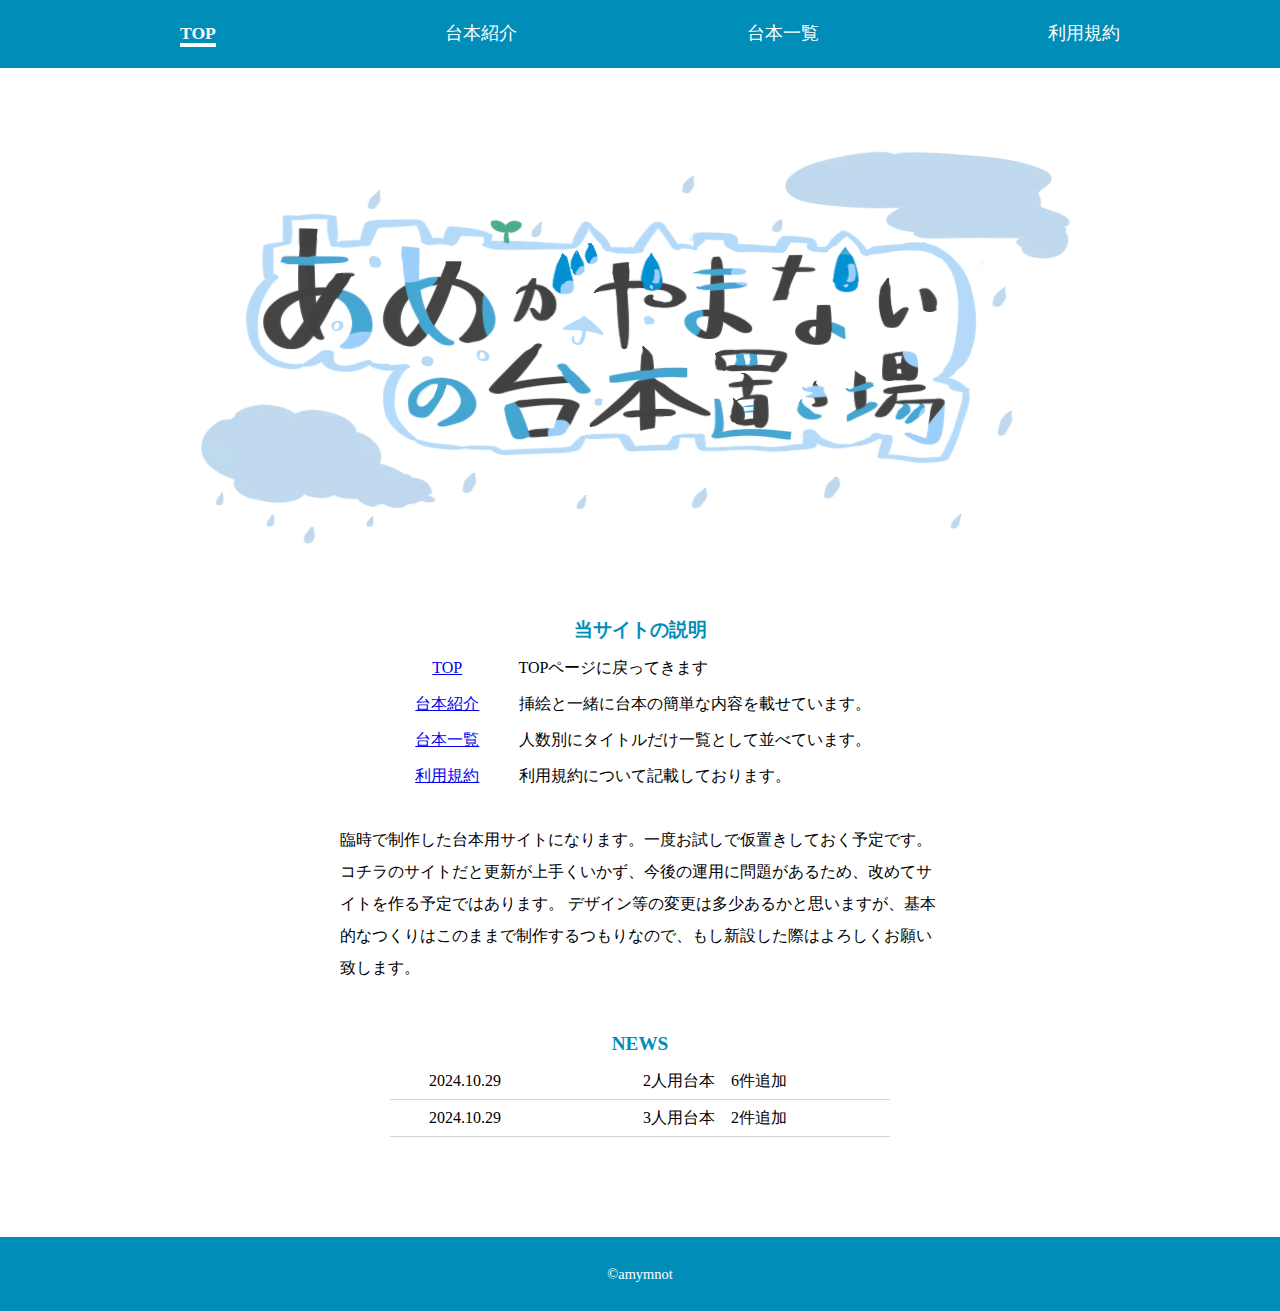
<file: index.html>
<!DOCTYPE html>
<html lang="ja">
<head>
    <meta charset="UTF-8">
    <meta name="viewport" content="width=device-width, initial-scale=1.0">
    <title>あめがやまないの台本置き場</title>
    <link rel="stylesheet" href="reset.css">
    <link rel="stylesheet" href="style.css">
</head>
<body>
    <header id="header">
        <nav id="navi">
            <ul>
                <li ><a id="now" href="index.html">TOP</a></li>
                <li><a href="library.html">台本紹介</a></li>
                <li><a href="list.html">台本一覧</a></li>
                <li><a href="agreenment.html">利用規約</a></li>
            </ul>
        </nav>
    </header>

    <div id="mainvisual">
        <picture>
            <source media="(max-width: 670px)" srcset="img/title670px.png">
            <img src="img/title960px.png" alt="テキストテキストテキスト">
          </picture>
    </div>
        
    <section id="detail" class="wrapper2">
        <h2 class="section-title">当サイトの説明</h2>
        <dl>
            <dt><a href="index.html">TOP</a></dt>
            <dd>TOPページに戻ってきます</dd>

            <dt><a href="library.html">台本紹介</a></dt>
            <dd>挿絵と一緒に台本の簡単な内容を載せています。</dd>

            <dt><a href="list.html">台本一覧</a></dt>
            <dd>人数別にタイトルだけ一覧として並べています。</dd>

            <dt><a href="agreenment.html">利用規約</a></dt>
            <dd>利用規約について記載しております。</dd>

        </dl>
        
        <div class="detail-text">
            <p>臨時で制作した台本用サイトになります。一度お試しで仮置きしておく予定です。
                コチラのサイトだと更新が上手くいかず、今後の運用に問題があるため、改めてサイトを作る予定ではあります。
                デザイン等の変更は多少あるかと思いますが、基本的なつくりはこのままで制作するつもりなので、もし新設した際はよろしくお願い致します。
            </p>
        </div>
        
    </section>

    <section id="news" class="wrapper">
        <h2 class="section-title">NEWS</h2>
        <dl class="newslist">

            <dt>2024.10.29</dt>
            <dd>2人用台本　6件追加</dd>
            
            <dt>2024.10.29</dt>
            <dd>3人用台本　2件追加</dd>

        </dl>
    </section>

    <footer id="footer">
        <p>&copy;amymnot</p>
    </footer>
</body>
</html>
</file>
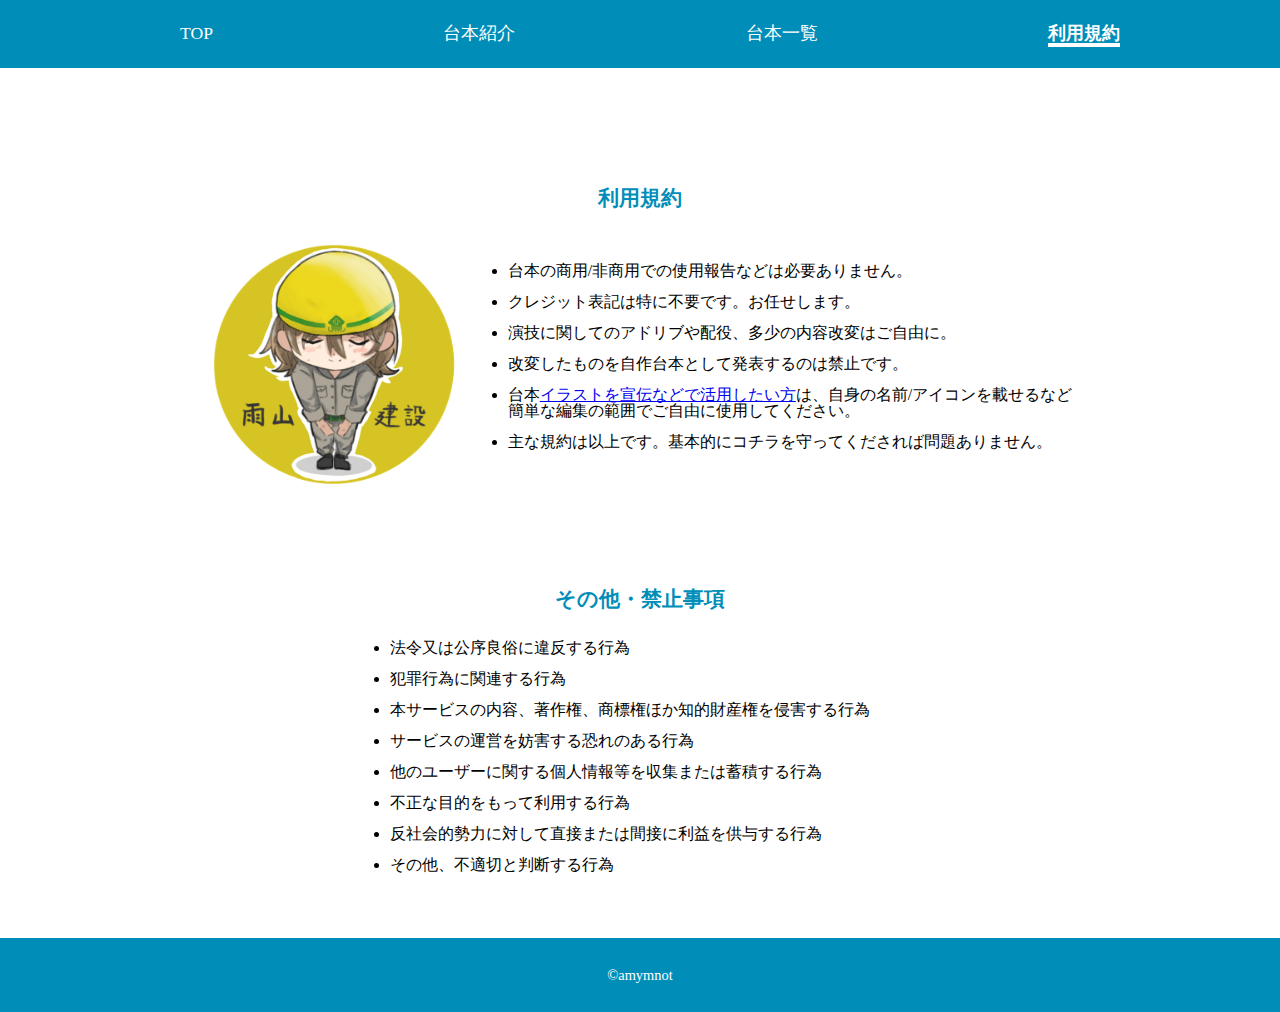
<file: agreenment.html>
<!DOCTYPE html>
<html lang="ja">
<head>
    <meta charset="UTF-8">
    <meta name="viewport" content="width=device-width, initial-scale=1.0">
    <title>あめがやまないの台本置き場</title>
    <link rel="stylesheet" href="reset.css">
    <link rel="stylesheet" href="style.css">
</head>
<body>
    <header id="header">
        <nav id="navi">
            <ul>
                <li ><a href="index.html">TOP</a></li>
                <li><a href="library.html">台本紹介</a></li>
                <li><a href="list.html">台本一覧</a></li>
                <li><a id="now" href="agreenment.html">利用規約</a></li>
            </ul>
        </nav>
    </header>

  <main id="main">
    <section id="agreenment" class="agreewrapper">
        <h2 class="section-title">利用規約</h2>

        <div class="maindetail">
            <div class="box"><img src="img/keepout.png" alt=""></div>

            <div class="text-list">
                <ul>
                    <li>台本の商用/非商用での使用報告などは必要ありません。</li>
                    <li>クレジット表記は特に不要です。お任せします。</li>
                    <li>演技に関してのアドリブや配役、多少の内容改変はご自由に。</li>
                    <li>改変したものを自作台本として発表するのは禁止です。</li>
                    <li>台本<a href="library.html#attention">イラストを宣伝などで活用したい方</a>は、自身の名前/アイコンを載せるなど<br>
                        簡単な編集の範囲でご自由に使用してください。</li>
                    <li>主な規約は以上です。基本的にコチラを守ってくだされば問題ありません。</li>
                </ul>
            </div>
        </div><!--maindetail-->

        <div class="subdetail">
            <h2 class="section-title">その他・禁止事項</h2>

            <ul>
                <li>法令又は公序良俗に違反する行為</li>
                <li>犯罪行為に関連する行為</li>
                <li>本サービスの内容、著作権、商標権ほか知的財産権を侵害する行為</li>
                <li>サービスの運営を妨害する恐れのある行為</li>
                <li>他のユーザーに関する個人情報等を収集または蓄積する行為</li>
                <li>不正な目的をもって利用する行為</li>
                <li>反社会的勢力に対して直接または間接に利益を供与する行為</li>
                <li>その他、不適切と判断する行為</li>
            </ul>
        
        </div>
    </section>
  </main>

    <footer id="footer">
        <p>&copy;amymnot</p>
    </footer>

</body>
</html>
</file>
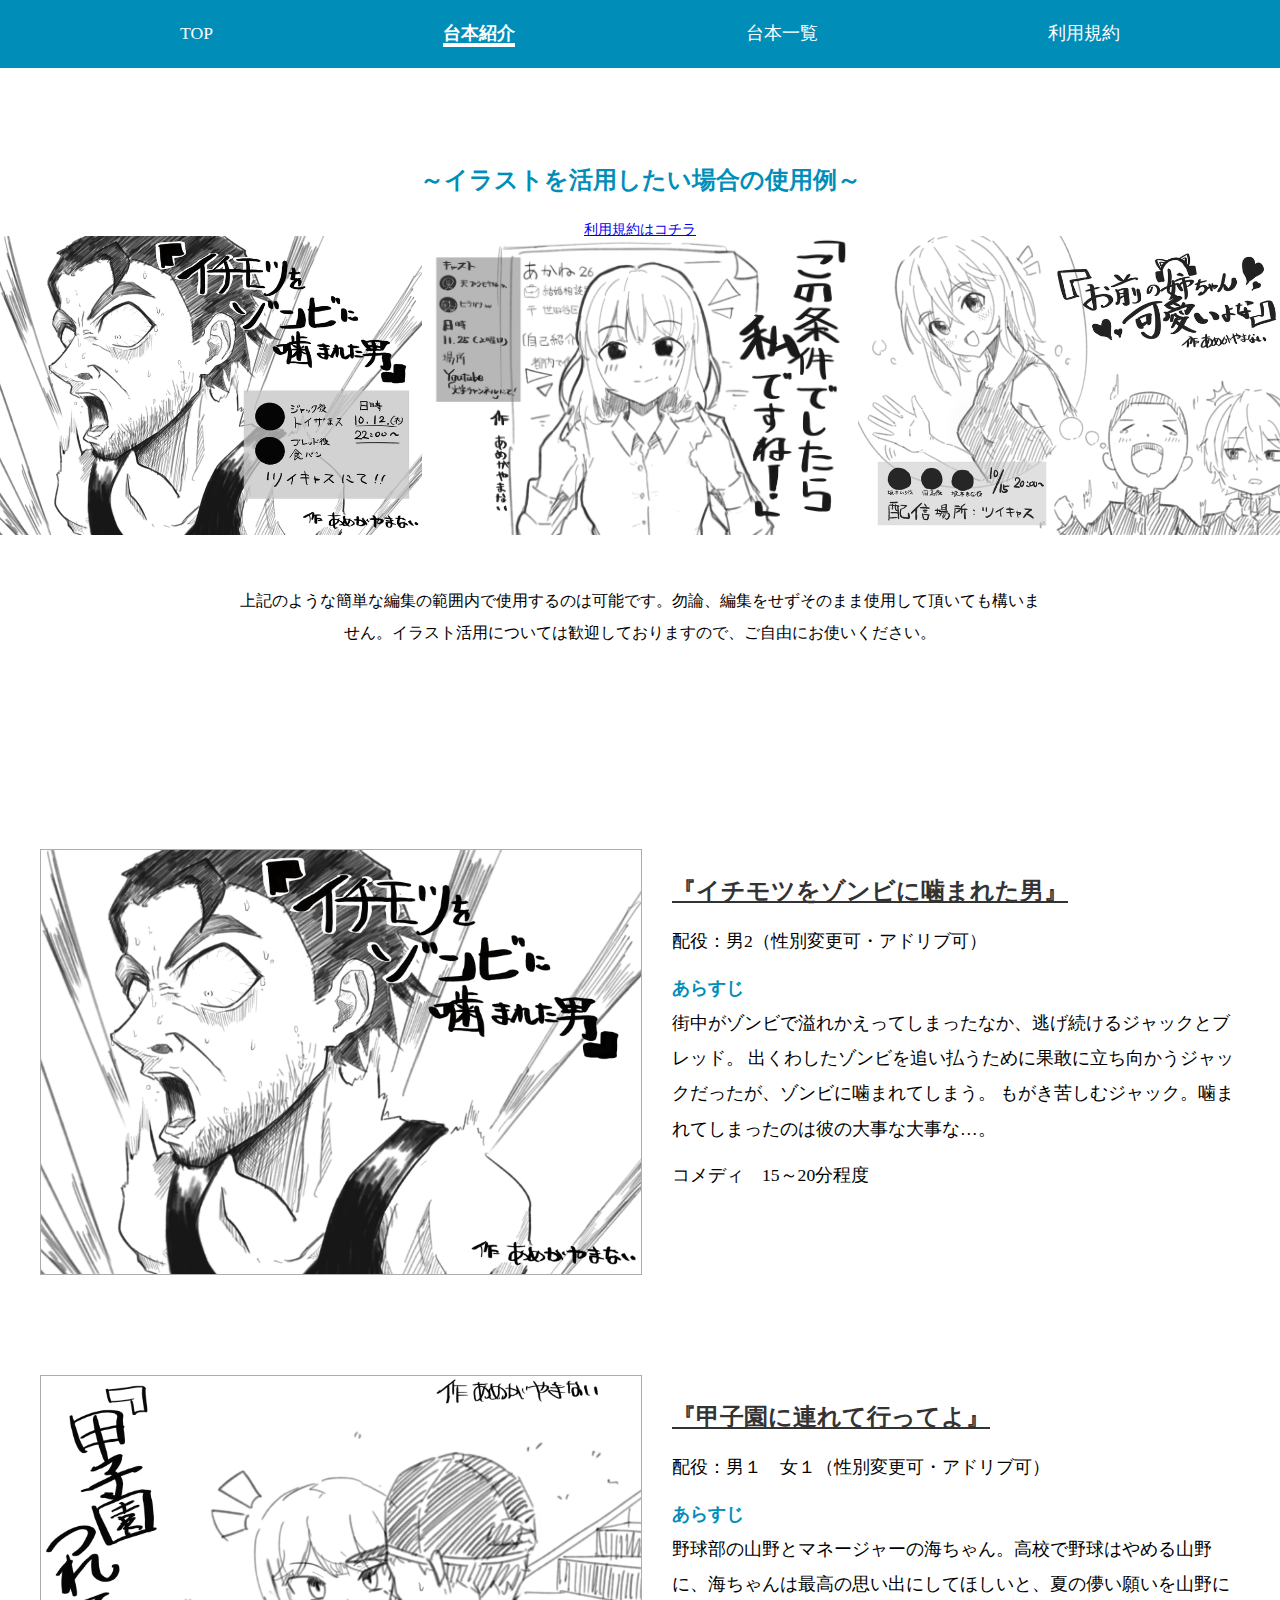
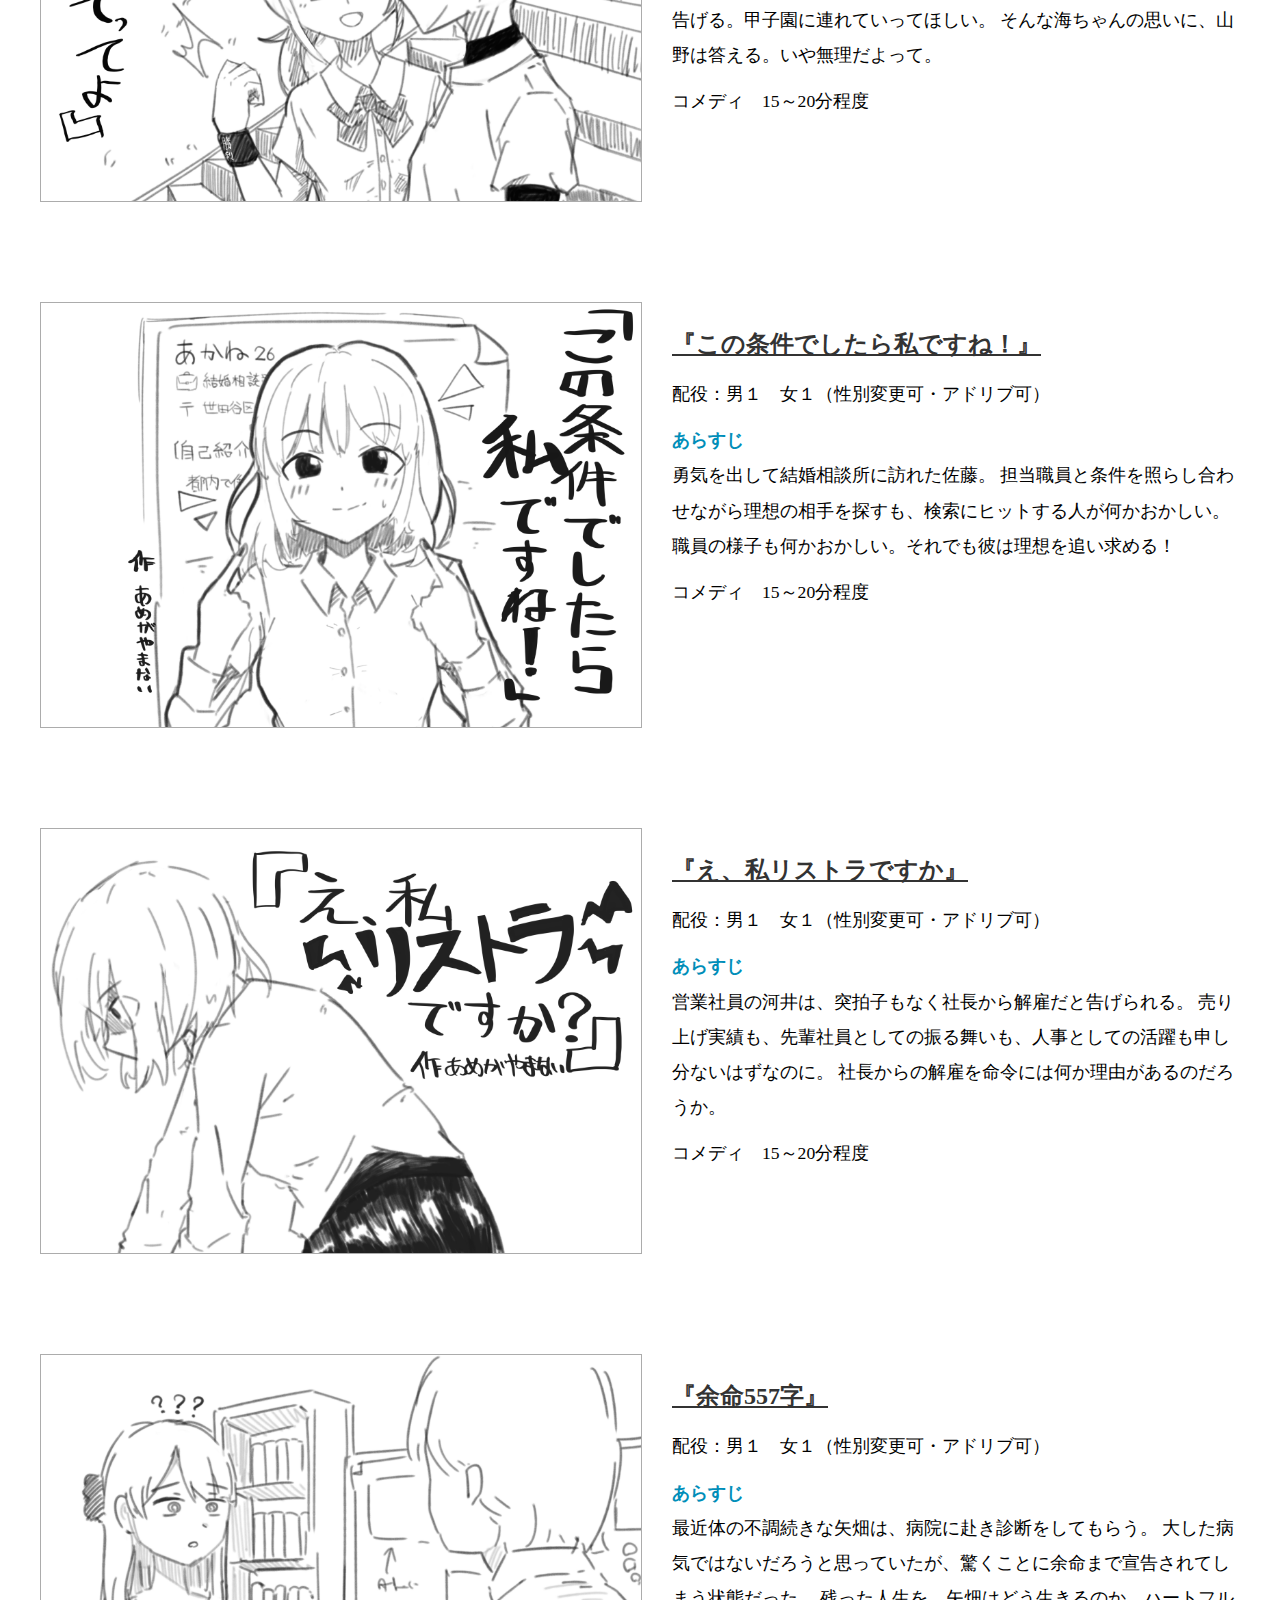
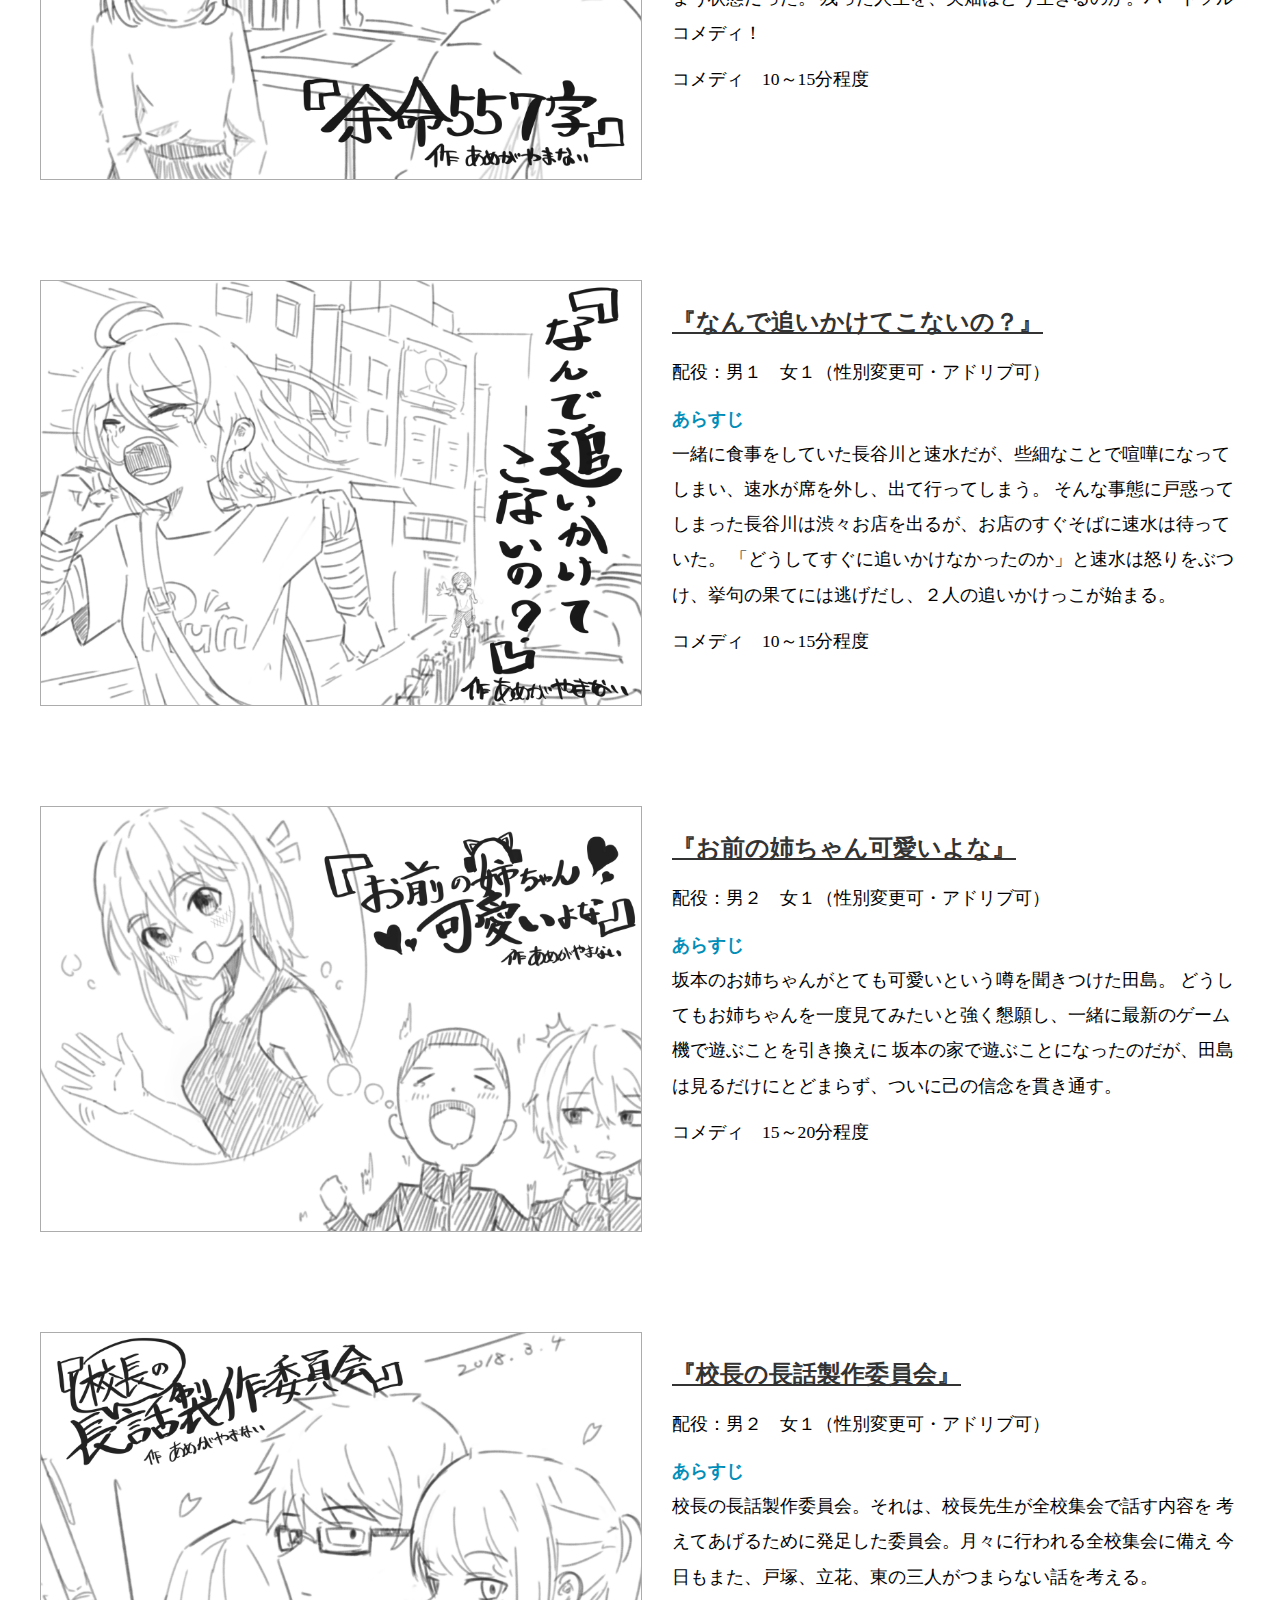
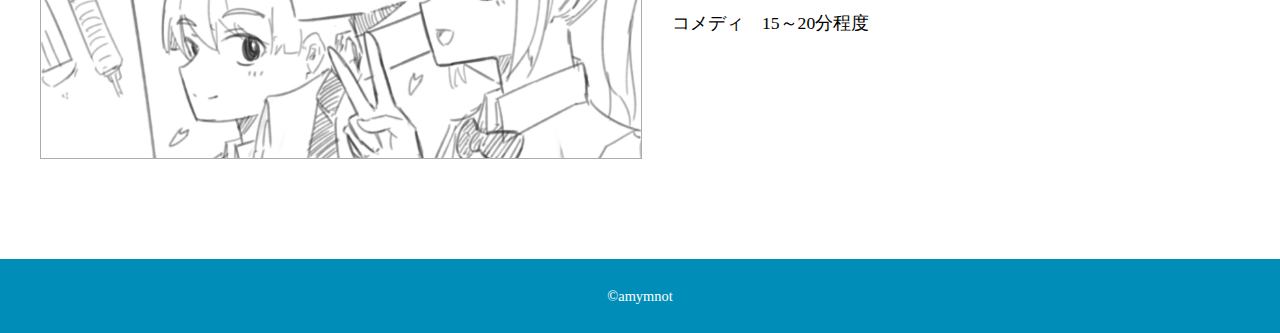
<file: library.html>
<!DOCTYPE html>
<html lang="ja">
<head>
    <meta charset="UTF-8">
    <meta name="viewport" content="width=device-width, initial-scale=1.0">
    <title>あめがやまないの台本置き場</title>
    <link rel="stylesheet" href="reset.css">
    <link rel="stylesheet" href="style.css">
</head>
<body>
    <header id="header">
        <nav id="navi">
            <ul>
                <li ><a  href="index.html">TOP</a></li>
                <li><a id="now" href="library.html">台本紹介</a></li>
                <li><a href="list.html">台本一覧</a></li>
                <li><a href="agreenment.html">利用規約</a></li>
            </ul>
        </nav>
    </header>

    <section id="attention">
        <h1 class="site-title">～イラストを活用したい場合の使用例～</h1>
        <p><a href="agreenment.html">利用規約はコチラ</a></p>
        <div class="example">
            <img src="works/ex1.png" alt="">
            <img src="works/ex2.png" alt="">
            <img src="works/ex3.png" alt="">
        </div>

        <div class="attention-text">
        <p>上記のような簡単な編集の範囲内で使用するのは可能です。勿論、編集をせずそのまま使用して頂いても構いません。イラスト活用については歓迎しておりますので、ご自由にお使いください。</p>
        </div>
    </section>

    <main id="libmain">
        <div id="itimotu" class="librabox">
            <img class="imgsize" src="works/itimotu.png" alt="">

            <div class="text-libra">
                <h1 class="site-title"><a href="contents/itimotu.html">『イチモツをゾンビに噛まれた男』</a></h1>
                <p>配役：男2（性別変更可・アドリブ可）</p>
                <p class="story"><span class="blue">あらすじ</span><br>
                    街中がゾンビで溢れかえってしまったなか、逃げ続けるジャックとブレッド。
                    出くわしたゾンビを追い払うために果敢に立ち向かうジャックだったが、ゾンビに噛まれてしまう。
                    もがき苦しむジャック。噛まれてしまったのは彼の大事な大事な…。
                </p>
                <p>コメディ　15～20分程度</p>
            </div>
        </div>

        <div id="kousien" class="librabox">
            <img class="imgsize" src="works/kousien.png" alt="">

            <div class="text-libra">
                <h1 class="site-title"><a href="contents/kousien.html">『甲子園に連れて行ってよ』</a></h1>
                <p>配役：男１　女１（性別変更可・アドリブ可）</p>
                <p class="story"><span class="blue">あらすじ</span><br>
                    野球部の山野とマネージャーの海ちゃん。高校で野球はやめる山野に、海ちゃんは最高の思い出にしてほしいと、夏の儚い願いを山野に告げる。甲子園に連れていってほしい。
                    そんな海ちゃんの思いに、山野は答える。いや無理だよって。
                </p>
                <p>コメディ　15～20分程度</p>
            </div>
        </div>

        <div id="jouken" class="librabox">
            <img class="imgsize" src="works/jouken.png" alt="">

            <div class="text-libra">
                <h1 class="site-title"><a href="contents/jouken.html">『この条件でしたら私ですね！』</a></h1>
                <p>配役：男１　女１（性別変更可・アドリブ可）</p>
                <p class="story"><span class="blue">あらすじ</span><br>
                    勇気を出して結婚相談所に訪れた佐藤。
                    担当職員と条件を照らし合わせながら理想の相手を探すも、検索にヒットする人が何かおかしい。
                    職員の様子も何かおかしい。それでも彼は理想を追い求める！
                </p>
                <p>コメディ　15～20分程度</p>
            </div>
        </div>

        <div id="risutora" class="librabox">
            <img class="imgsize" src="works/risutora.png" alt="">

            <div class="text-libra">
                <h1 class="site-title"><a href="contents/risutora.html">『え、私リストラですか』</a></h1>
                <p>配役：男１　女１（性別変更可・アドリブ可）</p>
                <p class="story"><span class="blue">あらすじ</span><br>
                    営業社員の河井は、突拍子もなく社長から解雇だと告げられる。
                    売り上げ実績も、先輩社員としての振る舞いも、人事としての活躍も申し分ないはずなのに。
                    社長からの解雇を命令には何か理由があるのだろうか。
                </p>
                <p>コメディ　15～20分程度</p>
            </div>
        </div>

        <div id="yomei" class="librabox">
            <img class="imgsize" src="works/yomei.png" alt="">

            <div class="text-libra">
                <h1 class="site-title"><a href="contents/yomei.html">『余命557字』</a></h1>
                <p>配役：男１　女１（性別変更可・アドリブ可）</p>
                <p class="story"><span class="blue">あらすじ</span><br>
                    最近体の不調続きな矢畑は、病院に赴き診断をしてもらう。
                    大した病気ではないだろうと思っていたが、驚くことに余命まで宣告されてしまう状態だった。
                    残った人生を、矢畑はどう生きるのか。ハートフルコメディ！
                </p>
                <p>コメディ　10～15分程度</p>
            </div>
        </div>

        <div id="why1" class="librabox">
            <img class="imgsize" src="works/why1.png" alt="">

            <div class="text-libra">
                <h1 class="site-title"><a href="contents/why1.html">『なんで追いかけてこないの？』</a></h1>
                <p>配役：男１　女１（性別変更可・アドリブ可）</p>
                <p class="story"><span class="blue">あらすじ</span><br>
                    一緒に食事をしていた長谷川と速水だが、些細なことで喧嘩になってしまい、速水が席を外し、出て行ってしまう。
                    そんな事態に戸惑ってしまった長谷川は渋々お店を出るが、お店のすぐそばに速水は待っていた。
                    「どうしてすぐに追いかけなかったのか」と速水は怒りをぶつけ、挙句の果てには逃げだし、２人の追いかけっこが始まる。
                </p>
                <p>コメディ　10～15分程度</p>
            </div>
        </div>

        <div id="nechan" class="librabox">
            <img class="imgsize" src="works/nechan.png" alt="">

            <div class="text-libra">
                <h1 class="site-title"><a href="contents/nechan.html">『お前の姉ちゃん可愛いよな』</a></h1>
                <p>配役：男２　女１（性別変更可・アドリブ可）</p>
                <p class="story"><span class="blue">あらすじ</span><br>
                    坂本のお姉ちゃんがとても可愛いという噂を聞きつけた田島。
                    どうしてもお姉ちゃんを一度見てみたいと強く懇願し、一緒に最新のゲーム機で遊ぶことを引き換えに
                    坂本の家で遊ぶことになったのだが、田島は見るだけにとどまらず、ついに己の信念を貫き通す。
                </p>
                <p>コメディ　15～20分程度</p>
            </div>
        </div>

        <div id="kouchou" class="librabox">
            <img class="imgsize" src="works/kouchou.png" alt="">

            <div class="text-libra">
                <h1 class="site-title"><a href="contents/kouchou.html">『校長の長話製作委員会』</a></h1>
                <p>配役：男２　女１（性別変更可・アドリブ可）</p>
                <p class="story"><span class="blue">あらすじ</span><br>
                    校長の長話製作委員会。それは、校長先生が全校集会で話す内容を
                    考えてあげるために発足した委員会。月々に行われる全校集会に備え
                    今日もまた、戸塚、立花、東の三人がつまらない話を考える。
                </p>
                <p>コメディ　15～20分程度</p>
            </div>
        </div>

    </main>



    <footer id="footer">
        <p>&copy;amymnot</p>
    </footer>
</body>
</html>
</file>
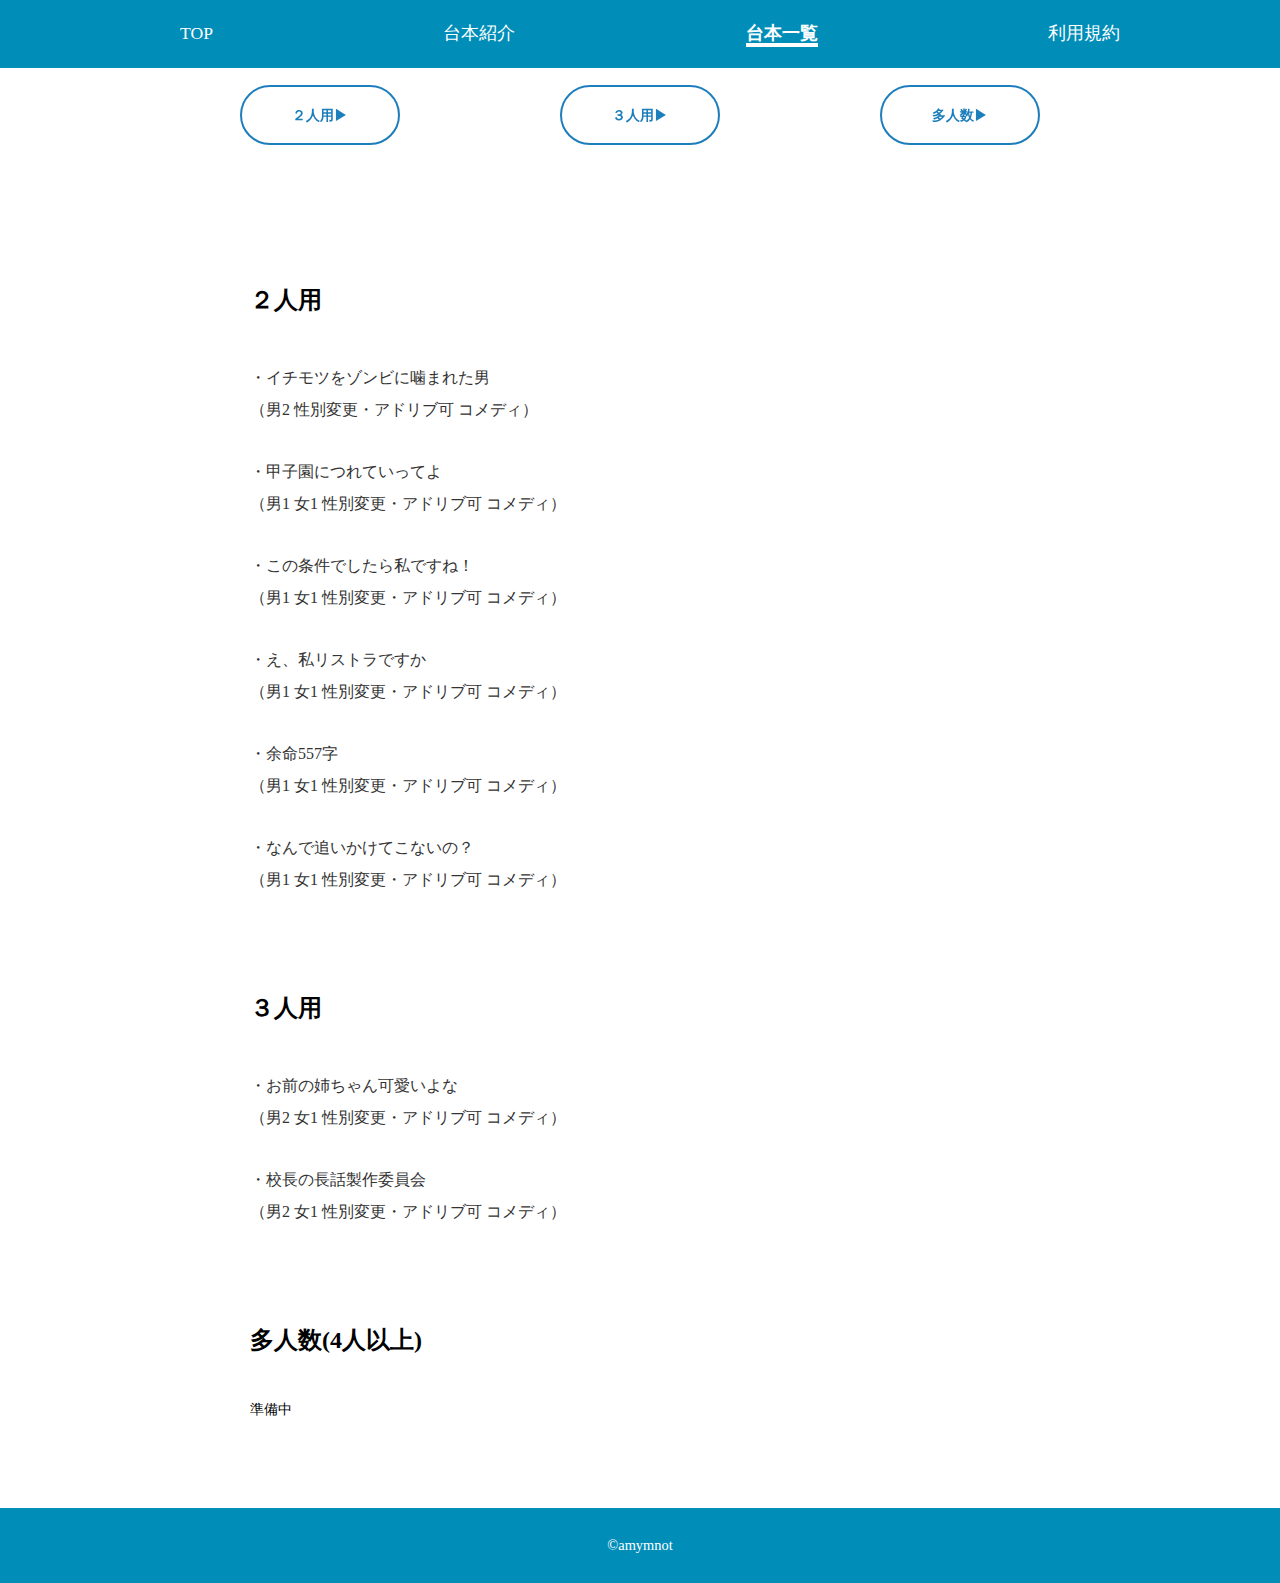
<file: list.html>
<!DOCTYPE html>
<html lang="ja">
<head>
    <meta charset="UTF-8">
    <meta name="viewport" content="width=device-width, initial-scale=1.0">
    <title>あめがやまないの台本置き場</title>
    <link rel="stylesheet" href="reset.css">
    <link rel="stylesheet" href="style.css">
</head>
<body>
    <header id="header">
        <nav id="navi">
            <ul>
                <li ><a href="index.html">TOP</a></li>
                <li><a href="library.html">台本紹介</a></li>
                <li><a id="now" href="list.html">台本一覧</a></li>
                <li><a href="agreenment.html">利用規約</a></li>
            </ul>
        </nav>
    </header>
    
    <section id="position">
    <div class="btn list-wrapper">
        <div class="btnbox"><a href="#two">２人用▶</a></div>
        <div class="btnbox"><a href="#three">３人用▶</a></div>
        <div class="btnbox"><a href="#four">多人数▶</a></div>
    </div>
    </section>


    <div class="list-wrapper padding">
        <h2 class="section-title" id="two">２人用</h2>
        <ul>
            <li><a href="library.html#itimotu">・イチモツをゾンビに噛まれた男<br>（男2 性別変更・アドリブ可 コメディ）</a></li>
            <li><a href="library.html#kousien">・甲子園につれていってよ<br>（男1 女1 性別変更・アドリブ可 コメディ）</a></li>
            <li><a href="library.html#jouken">・この条件でしたら私ですね！<br>（男1 女1 性別変更・アドリブ可 コメディ）</a></li>
            <li><a href="library.html#risutora">・え、私リストラですか<br>（男1 女1 性別変更・アドリブ可 コメディ）</a></li>
            <li><a href="library.html#yomei">・余命557字<br>（男1 女1 性別変更・アドリブ可 コメディ）</a></li>
            <li><a href="library.html#why1">・なんで追いかけてこないの？<br>（男1 女1 性別変更・アドリブ可 コメディ）</a></li>
        </ul>

        <h2 class="section-title" id="three">３人用</h2>
        <ul>
            <li><a href="library.html#nechan">・お前の姉ちゃん可愛いよな<br>（男2 女1 性別変更・アドリブ可 コメディ）</a></li>
            <li><a href="library.html#kouchou">・校長の長話製作委員会<br>（男2 女1 性別変更・アドリブ可 コメディ）</a></li>
        </ul>

        <h2 class="section-title" id="four">多人数(4人以上)</h2>
        <ul>
            <li>準備中</li>
            <li><a href="library.html#itimotu"><br></a></li>
        </ul>
    </div>


    <footer id="footer">
        <p>&copy;amymnot</p>
    </footer>
</body>
</html>
</file>
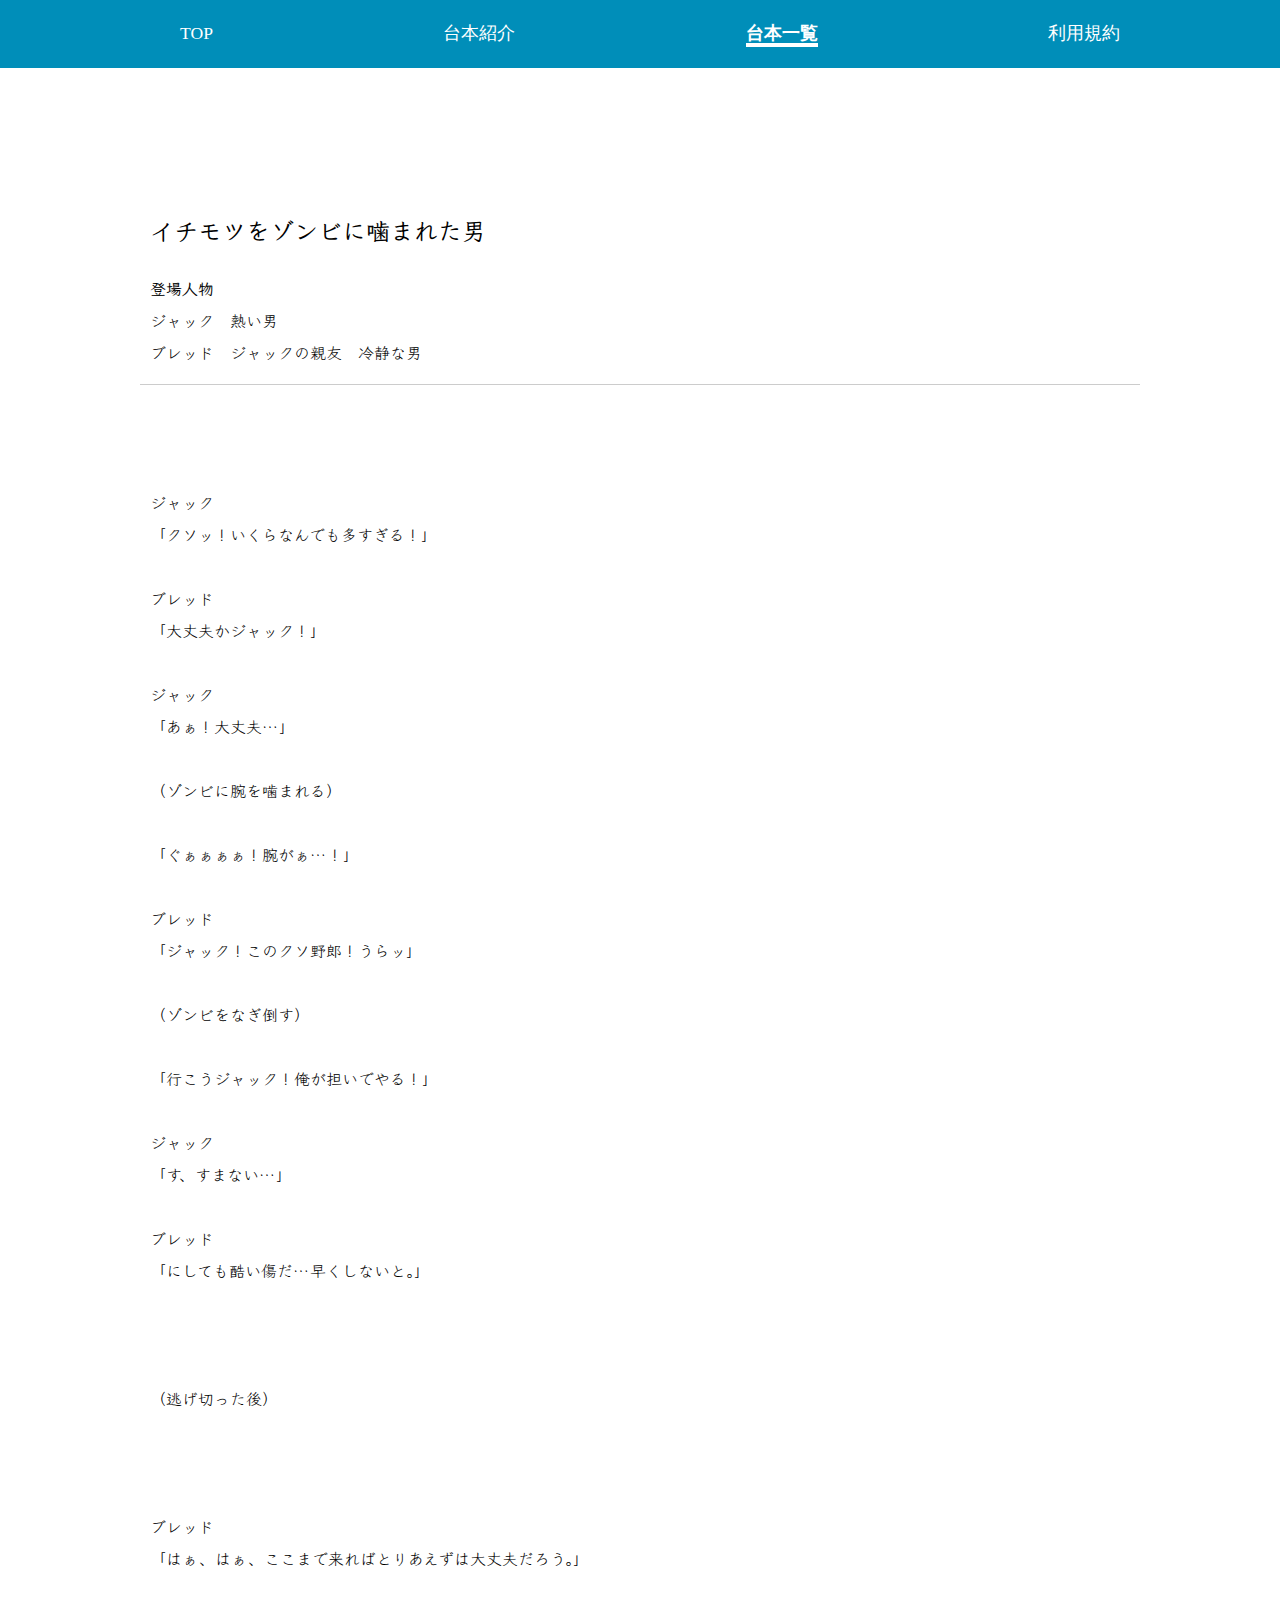
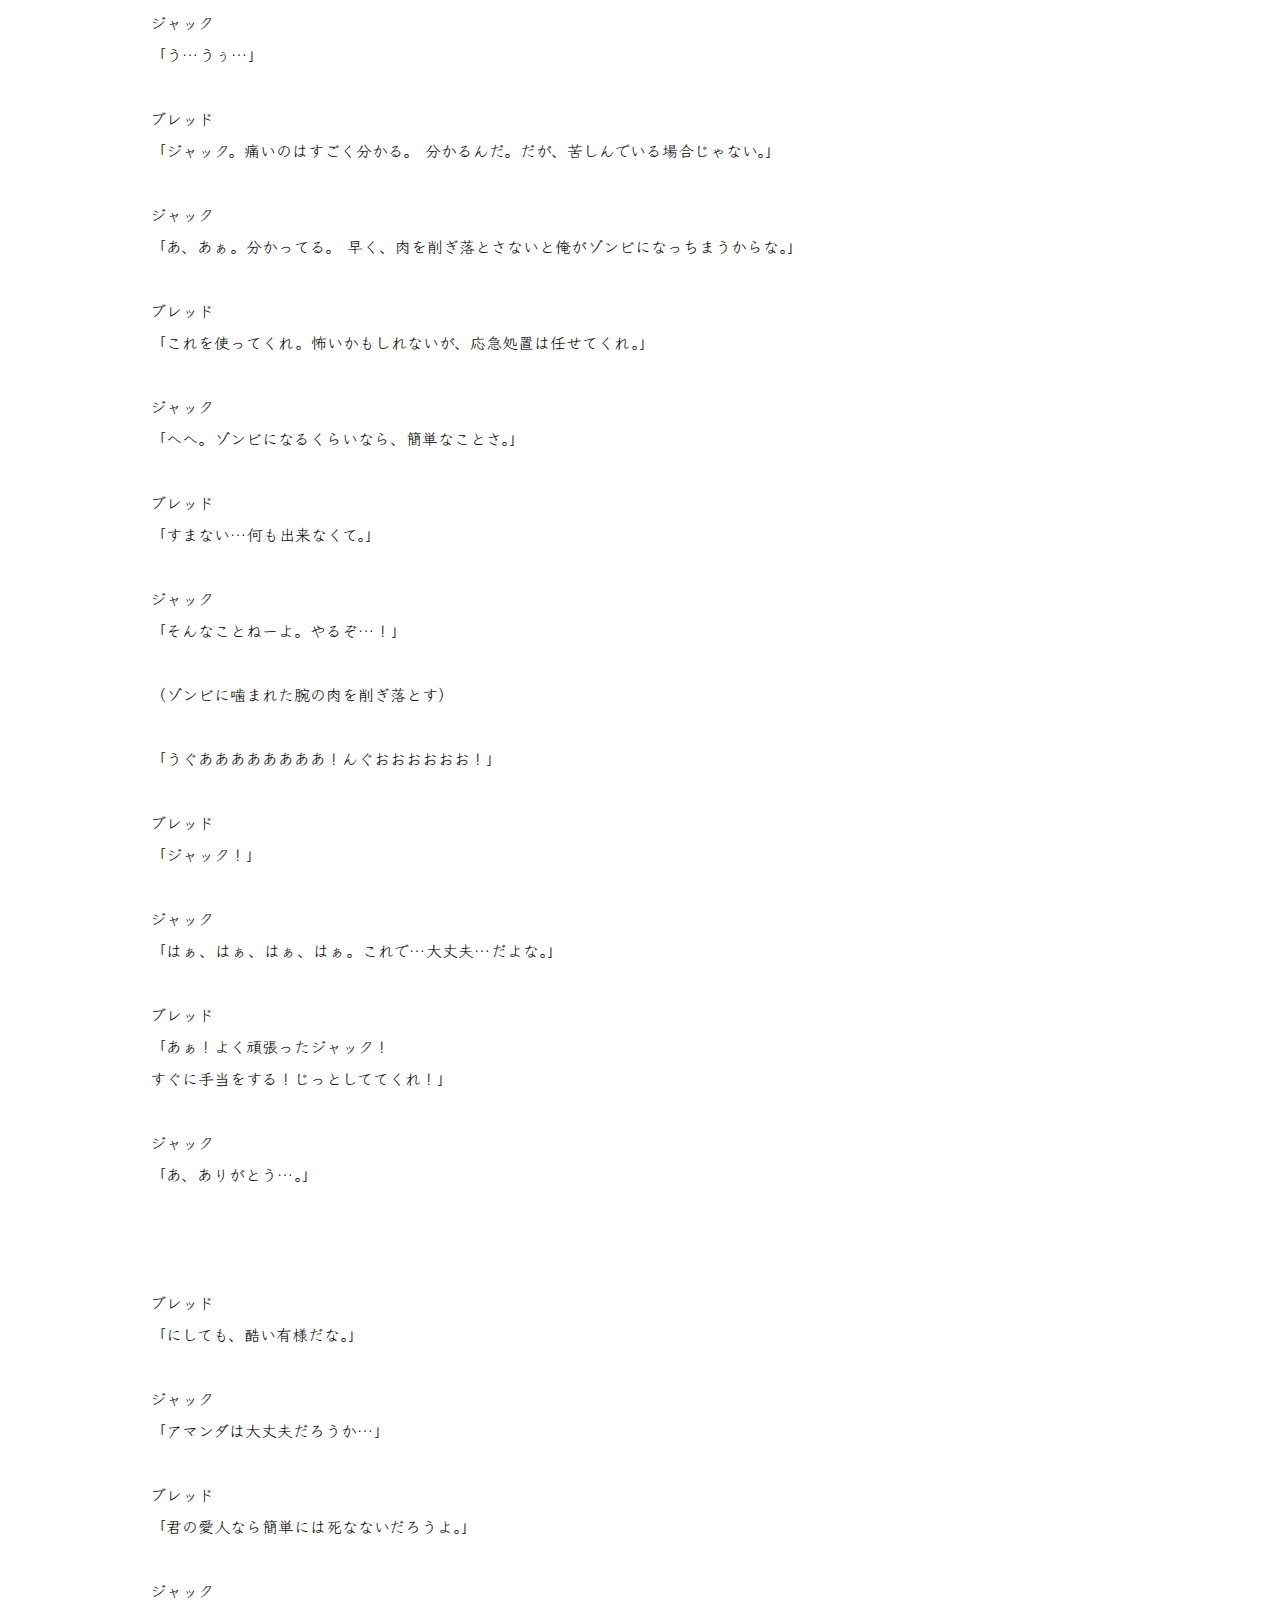
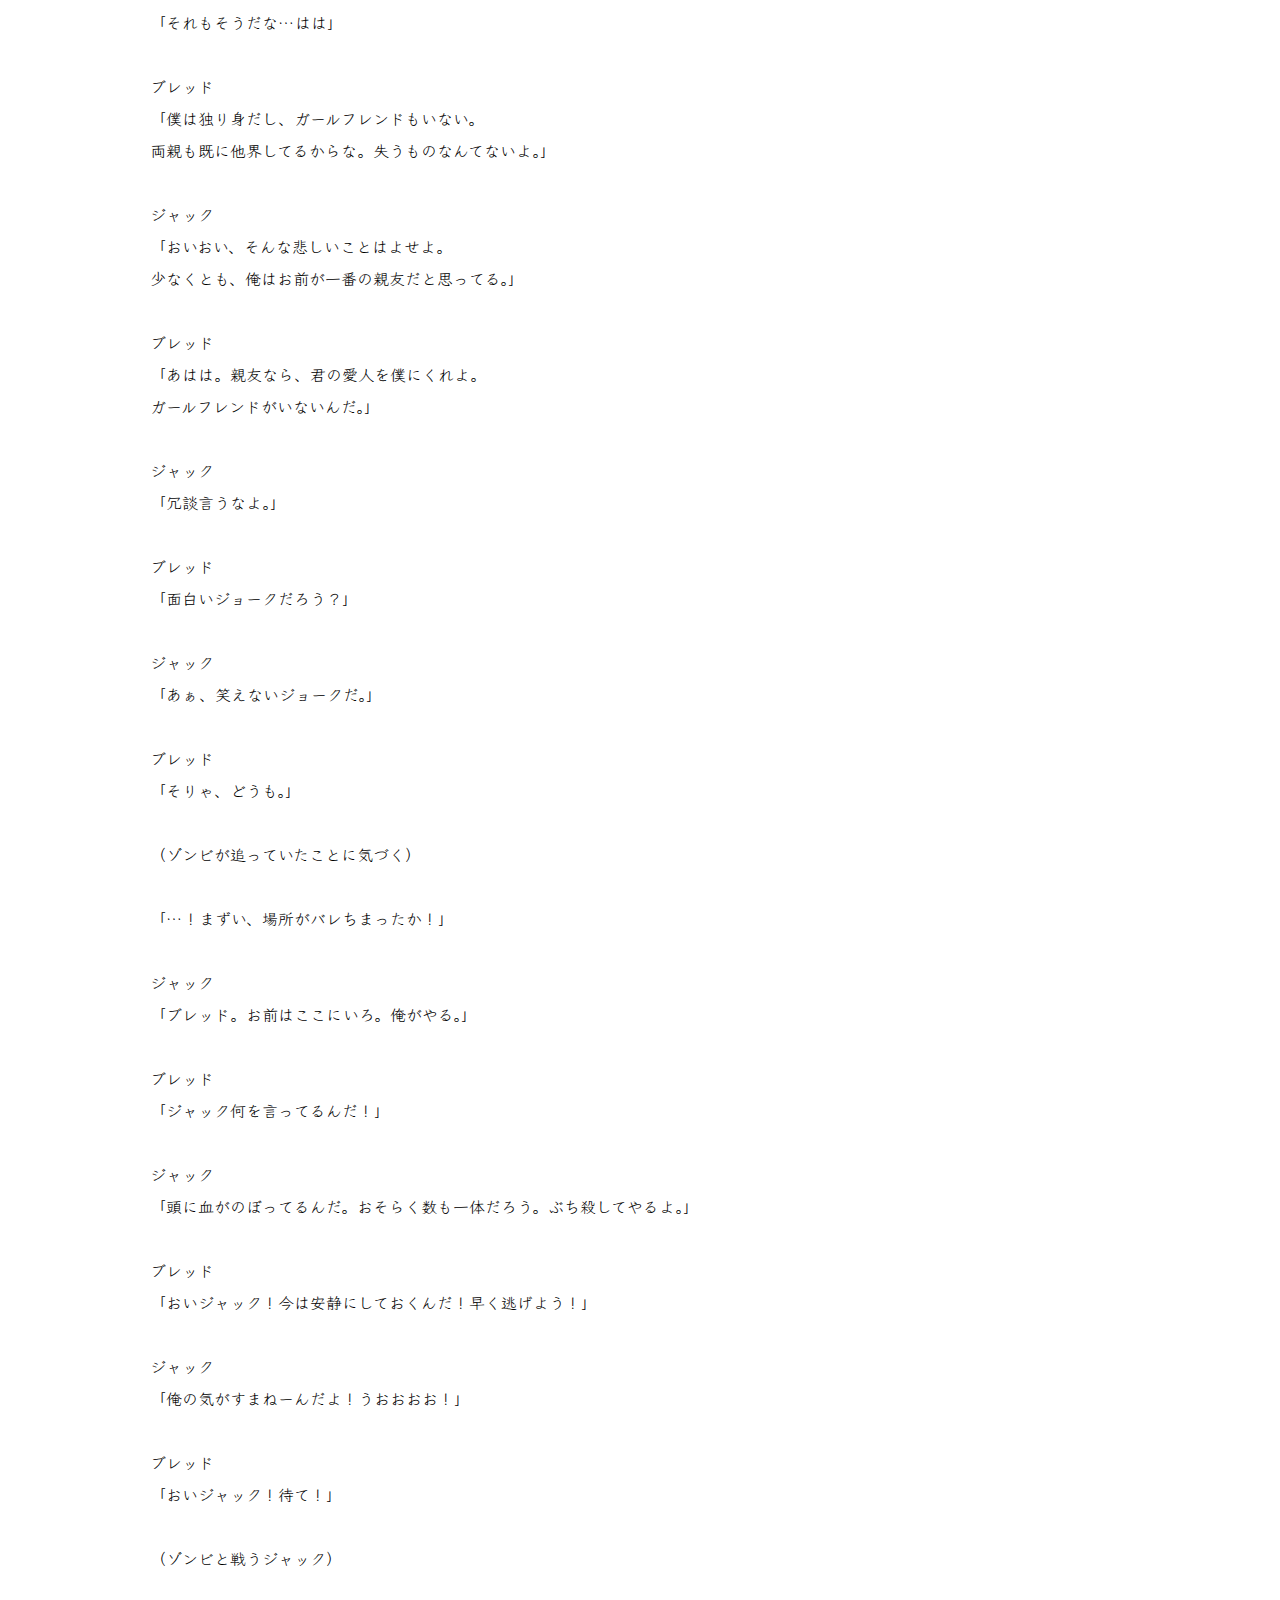
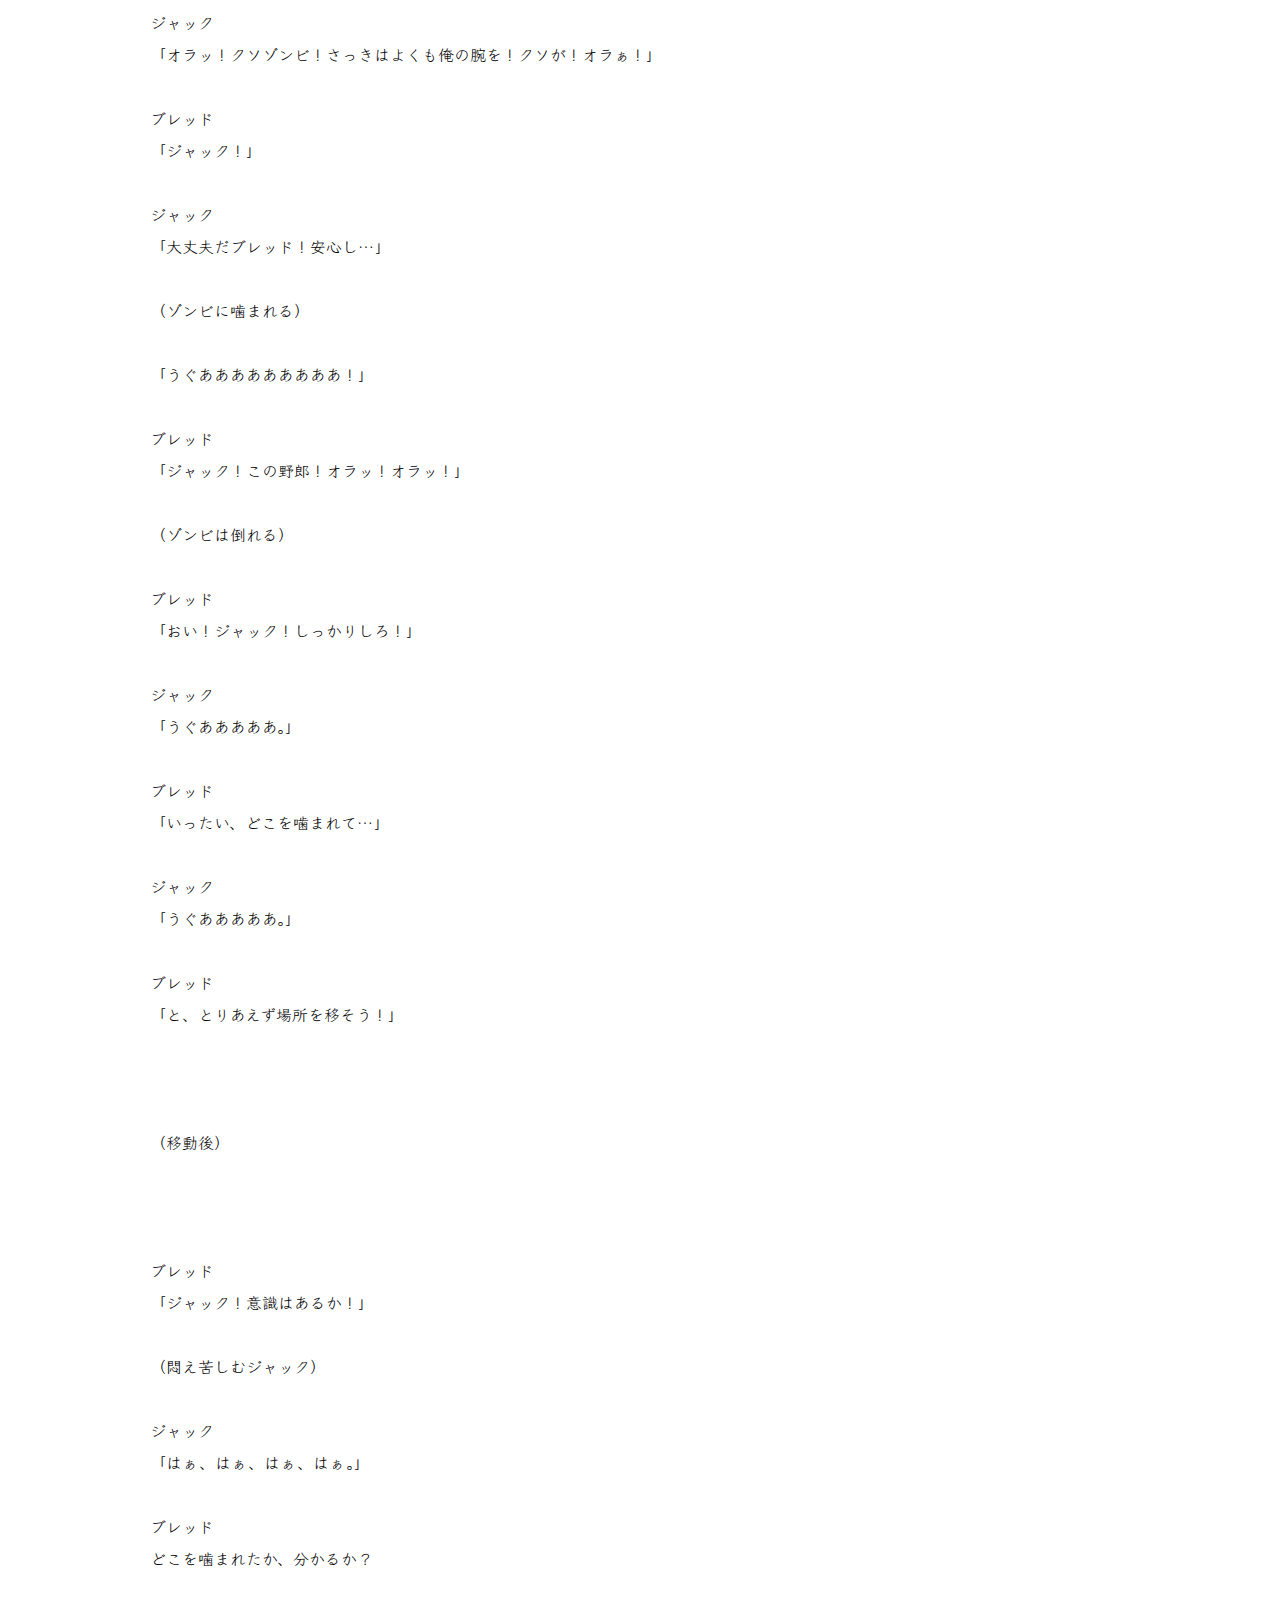
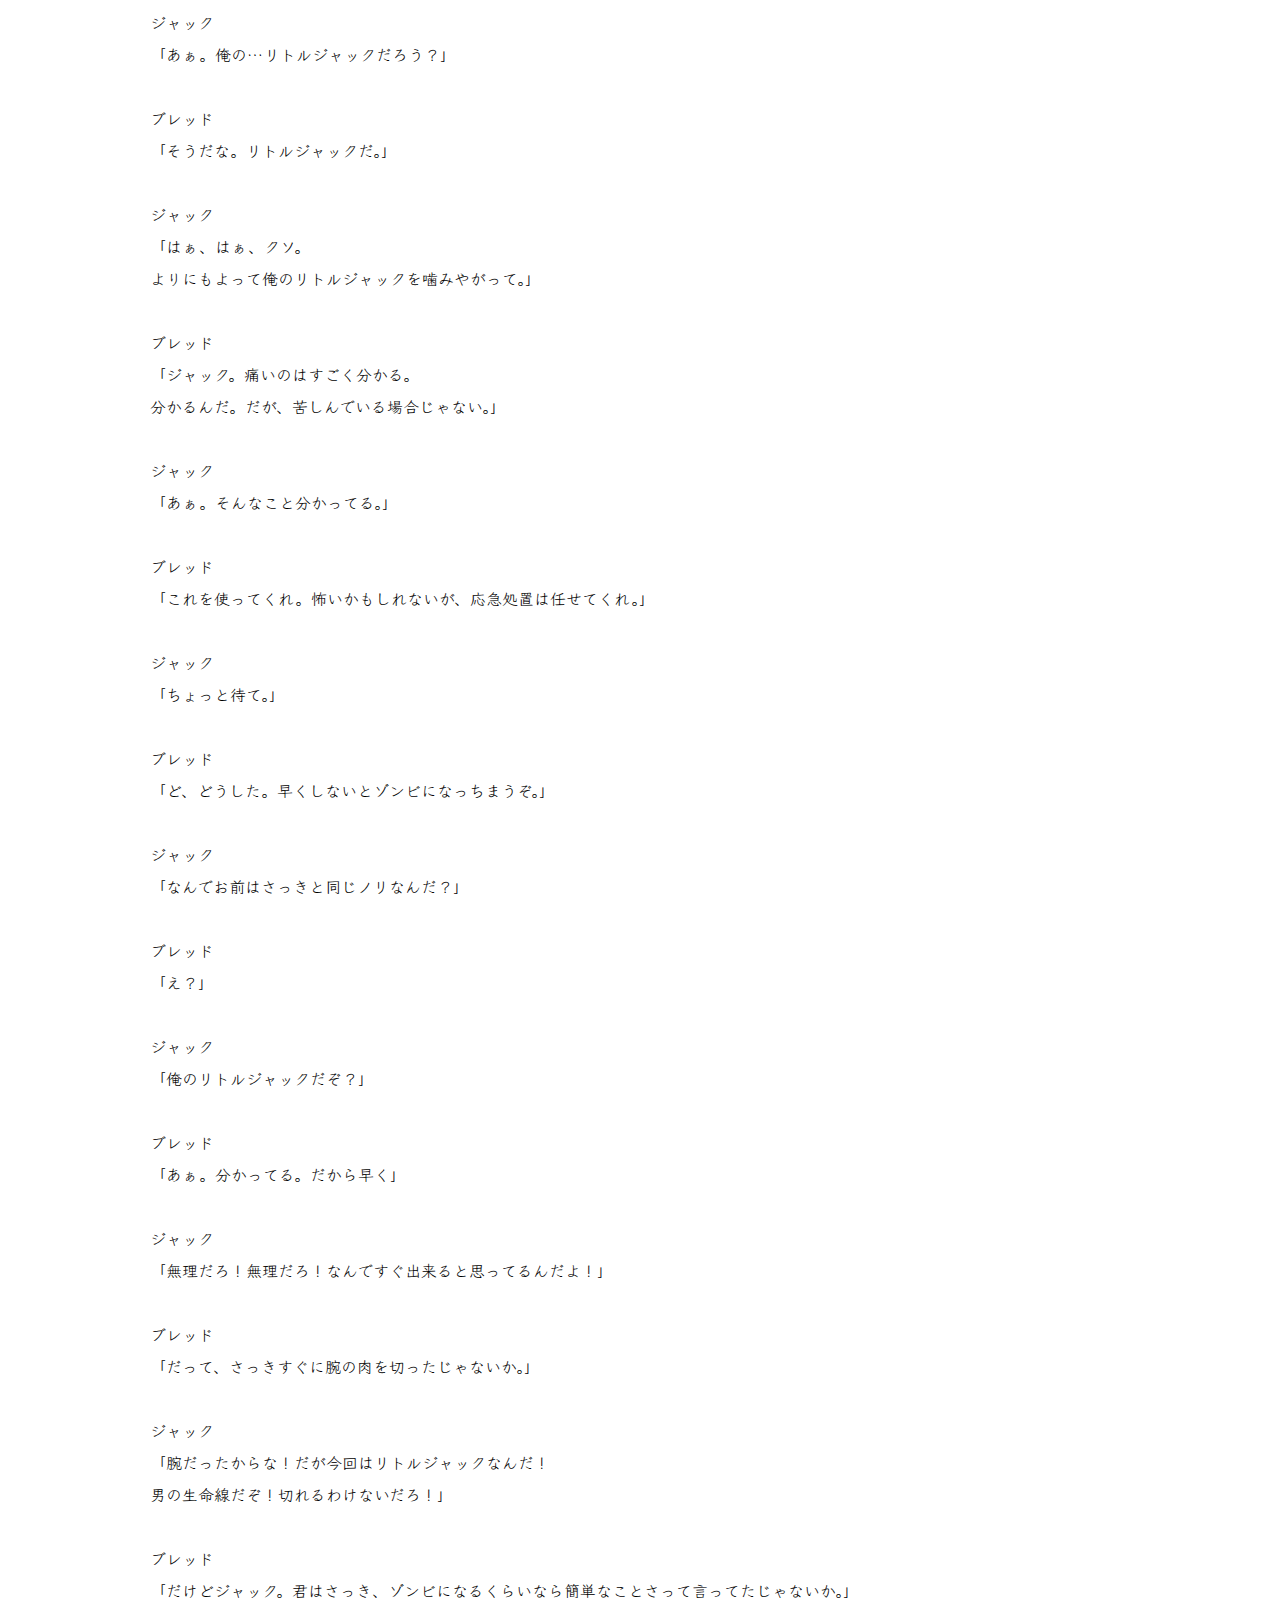
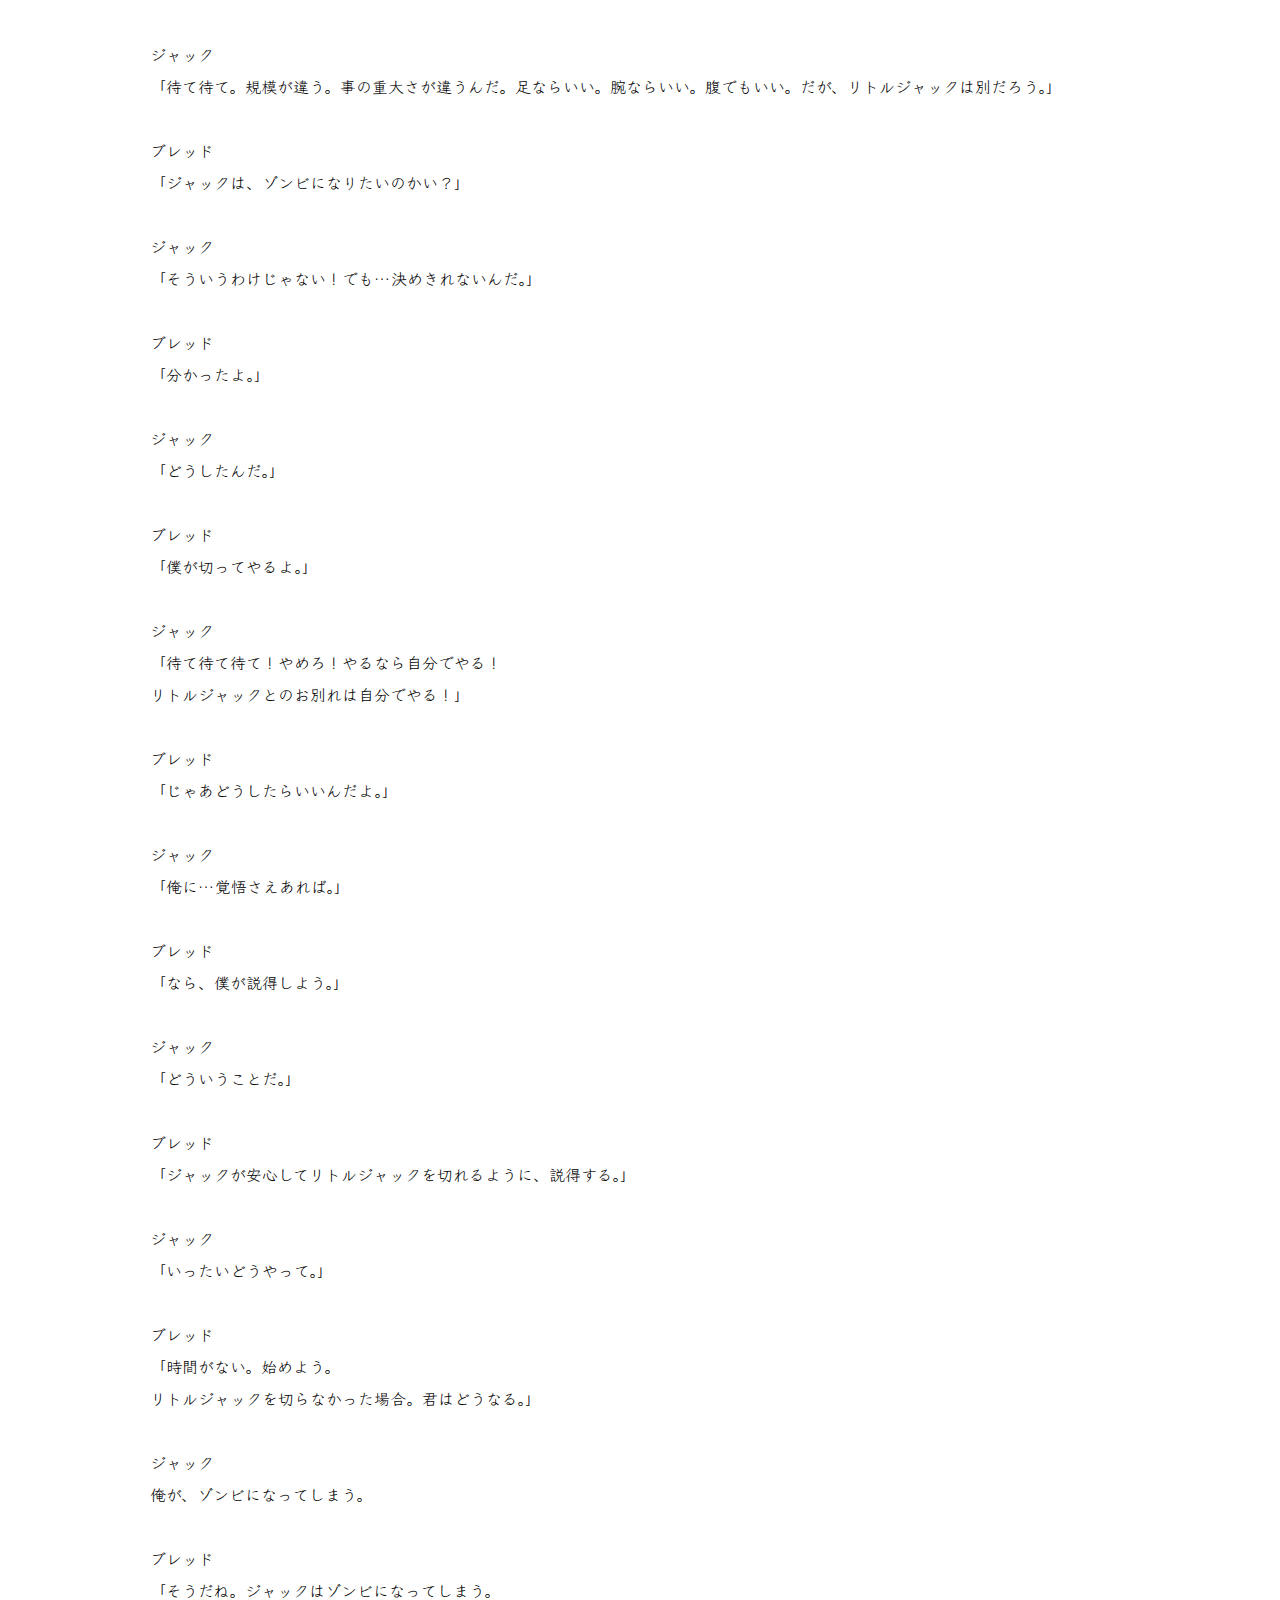
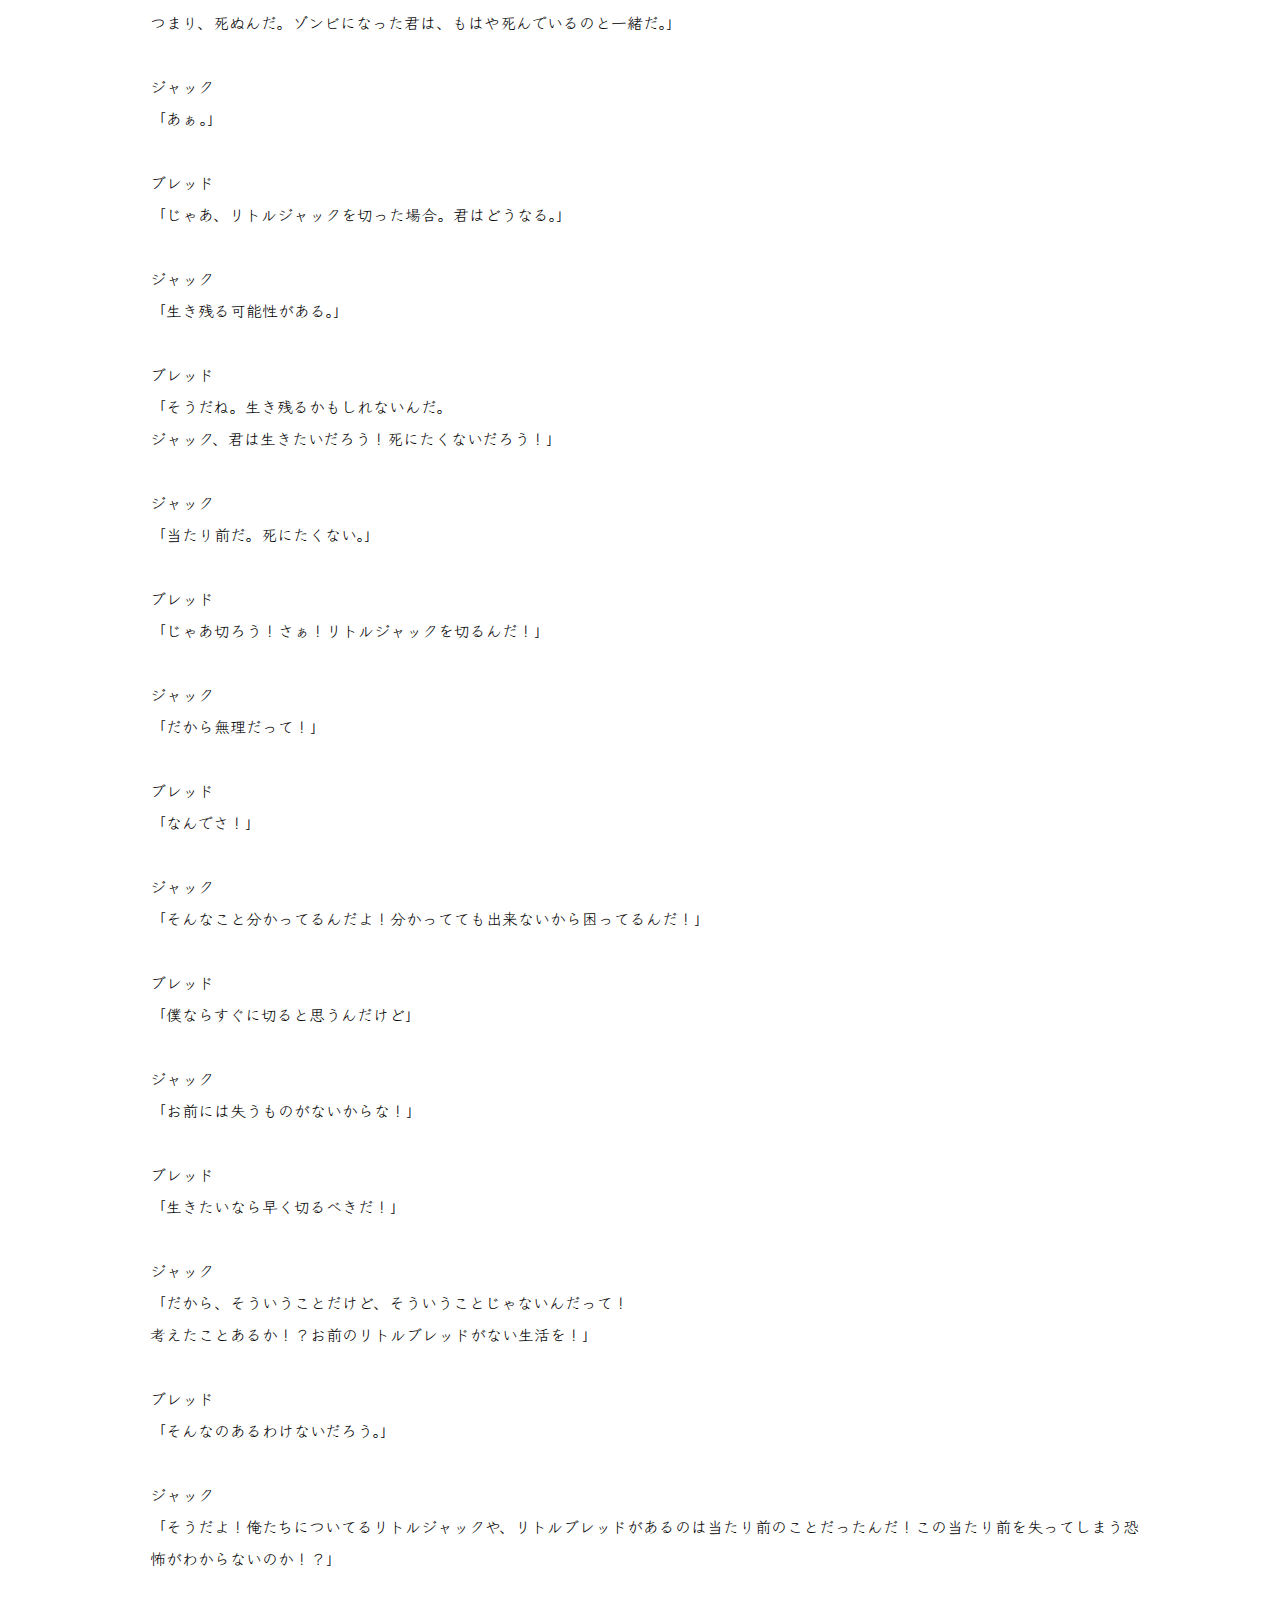
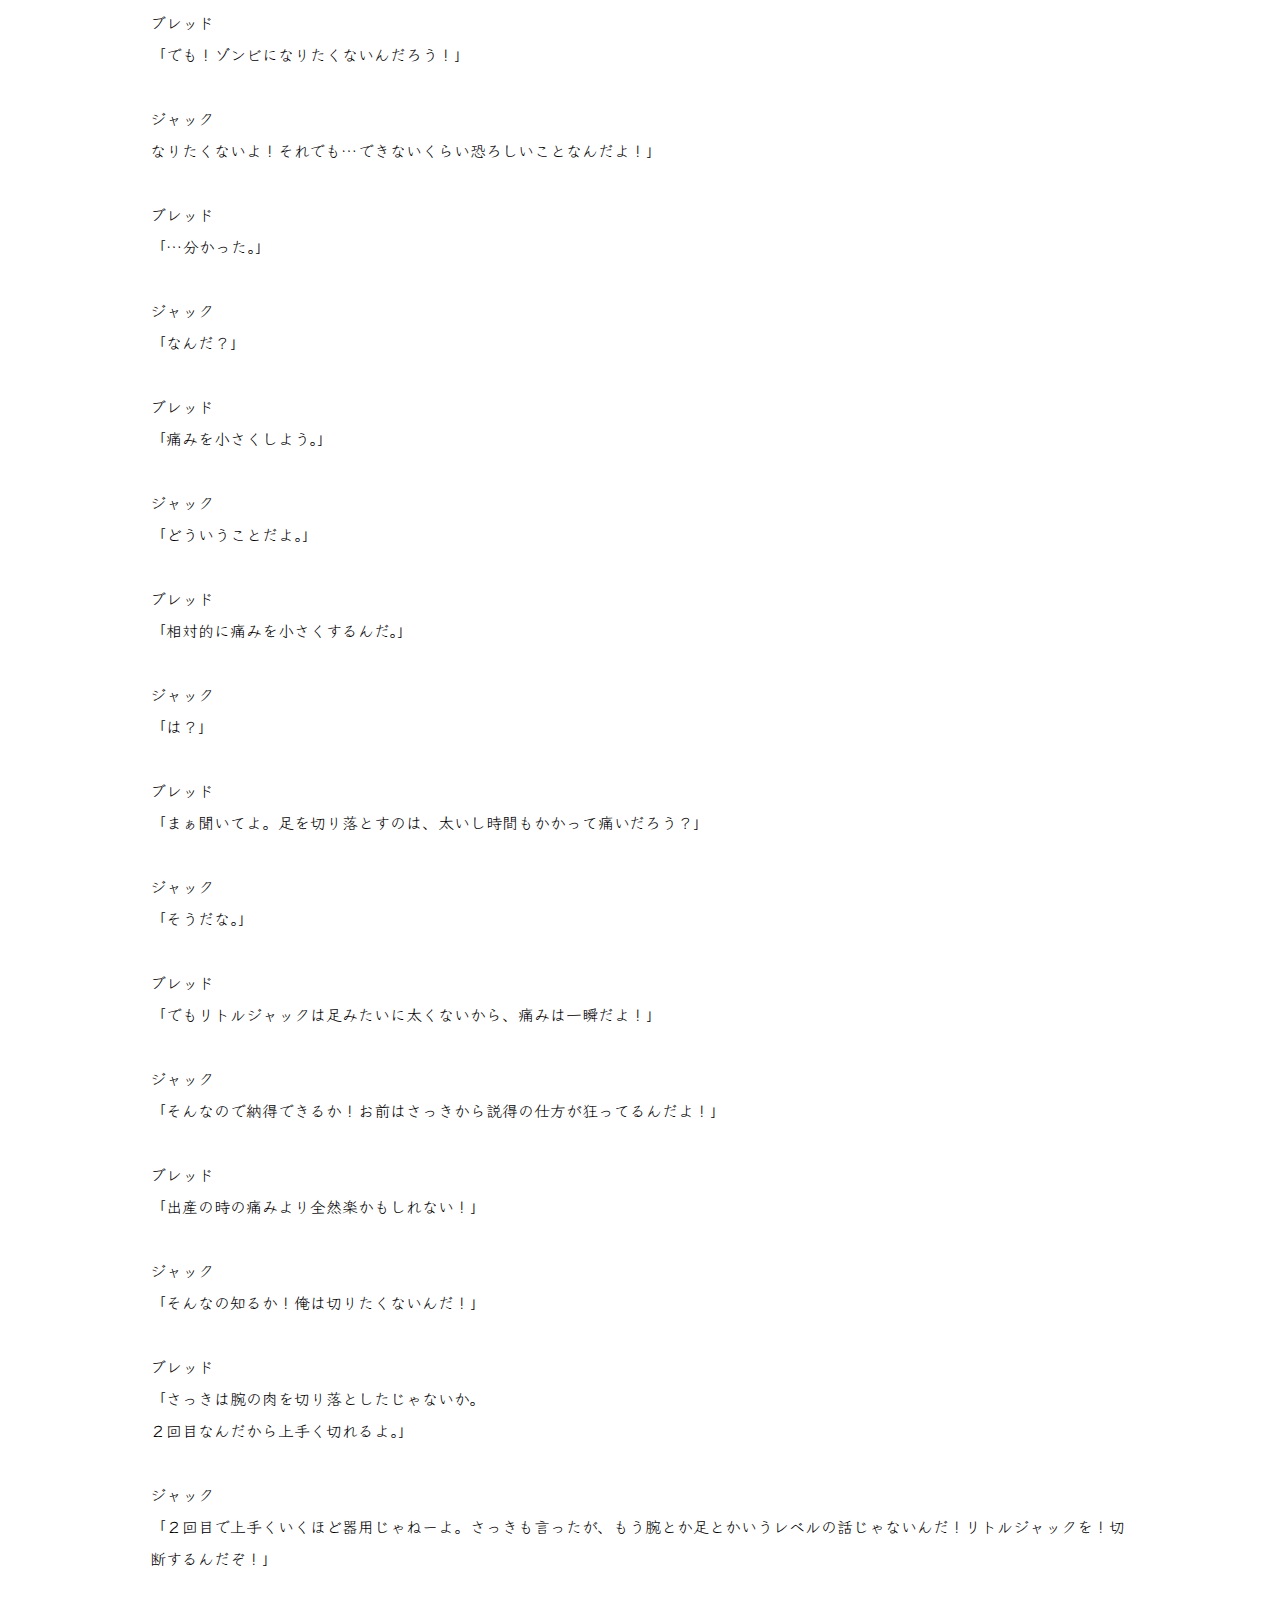
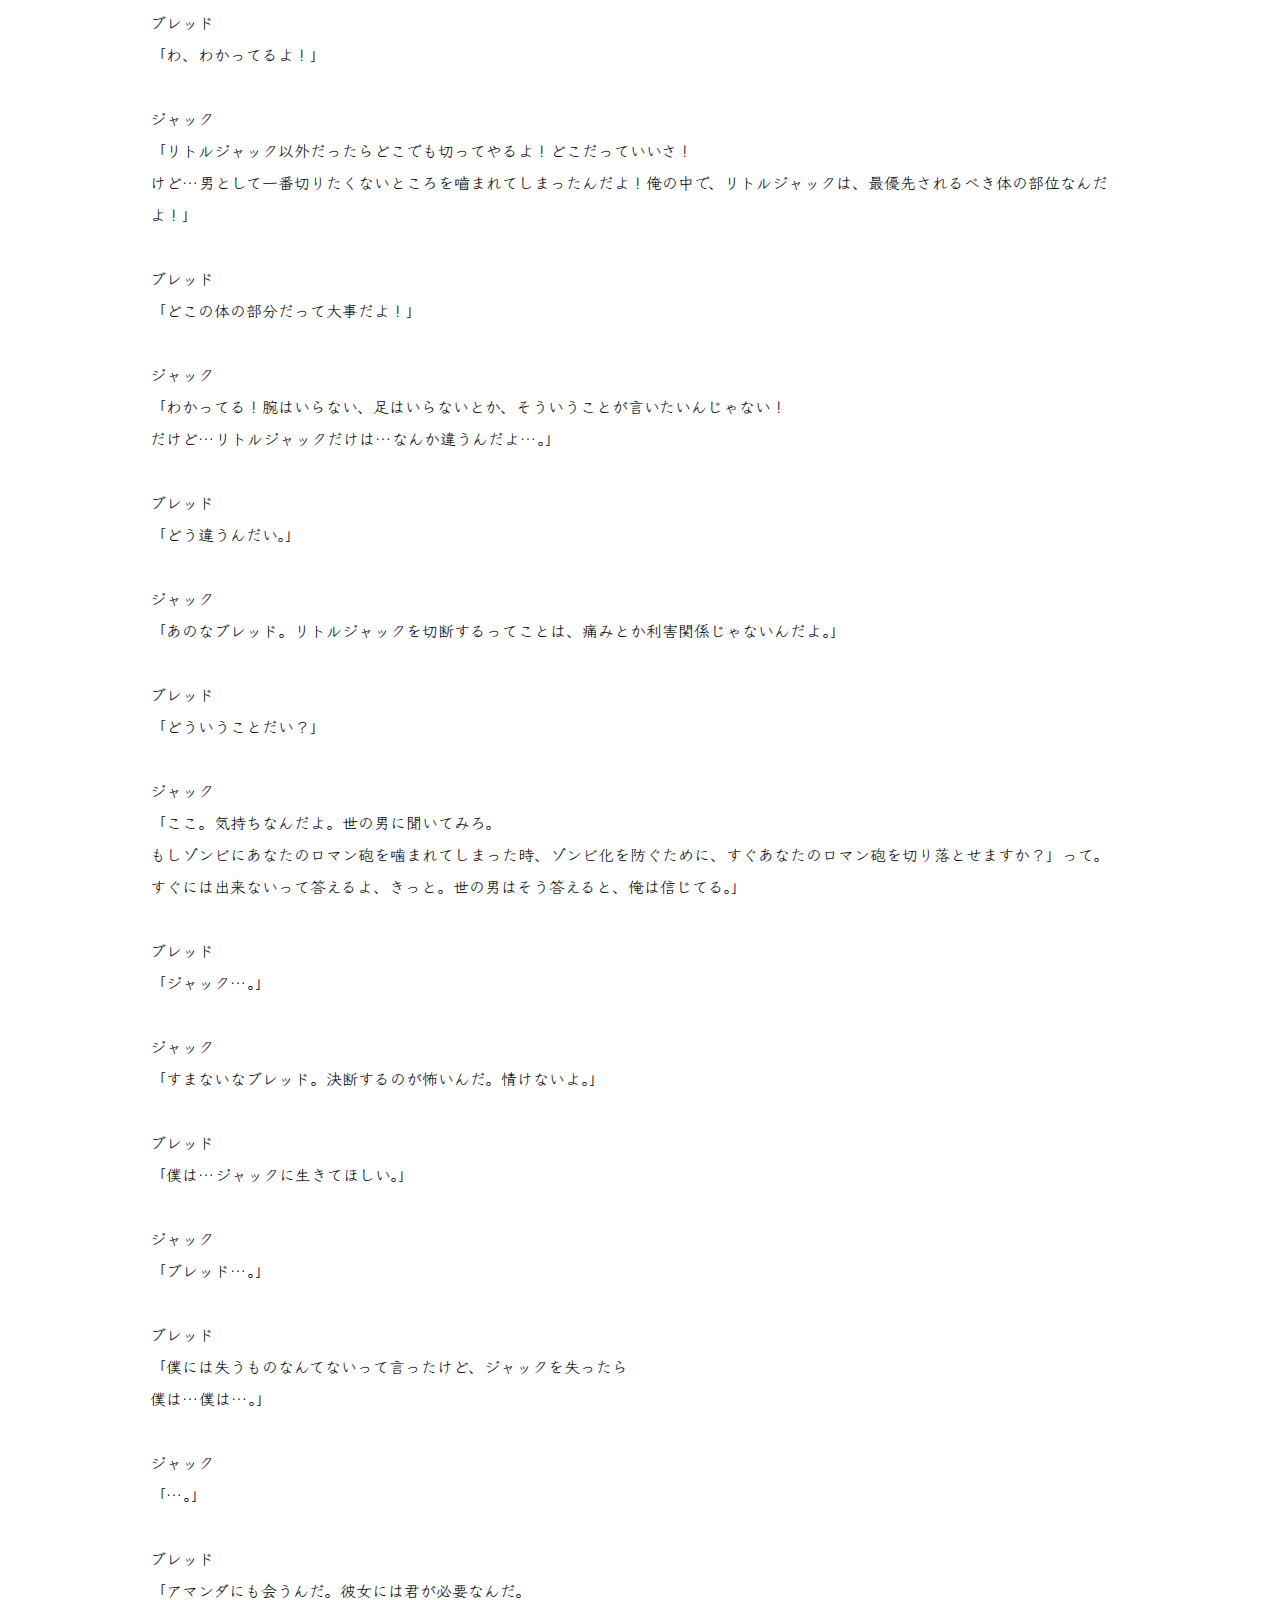
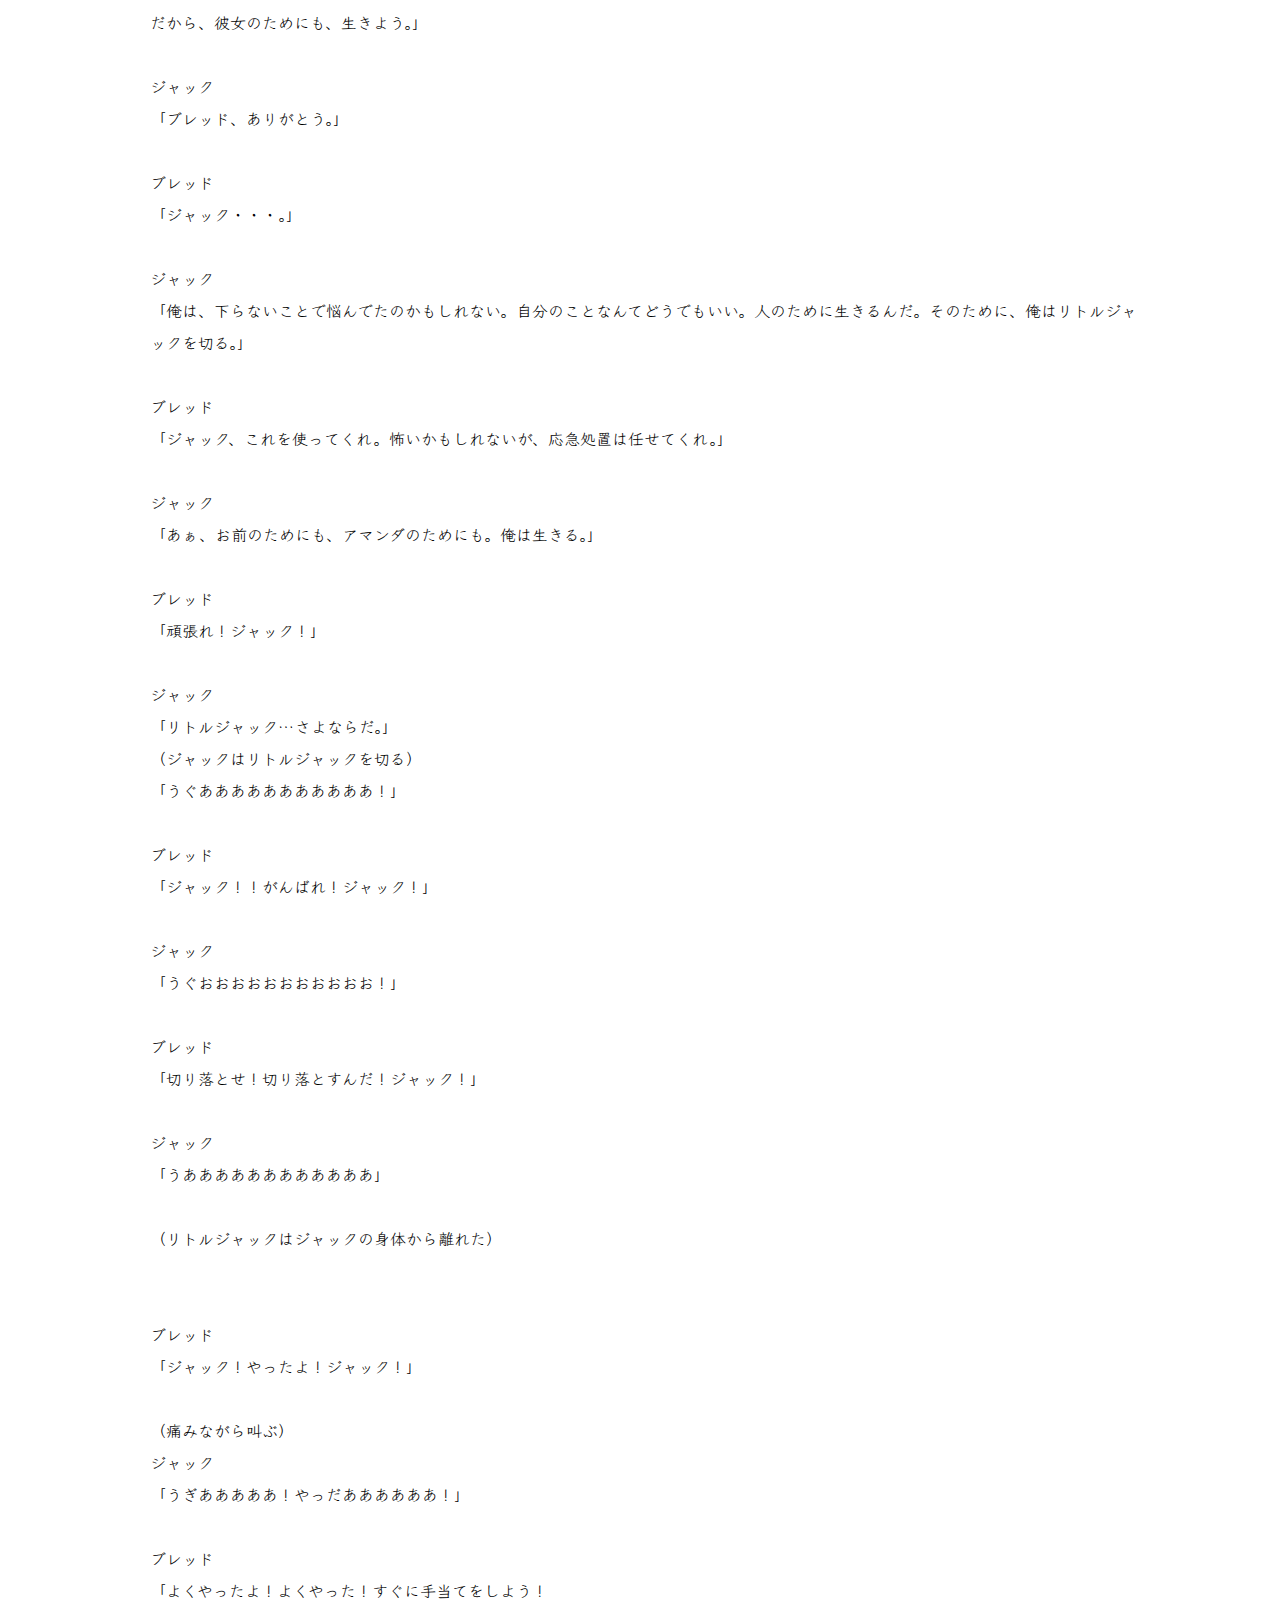
<file: contents/itimotu.html>
<!DOCTYPE html>
<html lang="ja">
<head>
    <meta charset="UTF-8">
    <meta name="viewport" content="width=device-width, initial-scale=1.0">
    <title>あめがやまないの台本置き場</title>
    <link rel="stylesheet" href="../reset.css">
    <link rel="stylesheet" href="../style.css">
    <link rel="preconnect" href="https://fonts.googleapis.com">
<link rel="preconnect" href="https://fonts.gstatic.com" crossorigin>
<link href="https://fonts.googleapis.com/css2?family=Klee+One&display=swap" rel="stylesheet">
</head>
<body>
    <header id="header">
        <nav id="navi">
            <ul>
                <li ><a href="../index.html">TOP</a></li>
                <li><a href="../library.html">台本紹介</a></li>
                <li><a id="now" href="../list.html">台本一覧</a></li>
                <li><a href="../agreenment.html">利用規約</a></li>
            </ul>
        </nav>
    </header>
    
    <main id="daihon">
        <section class="profile">
        <h1 class="site-title">イチモツをゾンビに噛まれた男</h1>
        <h2 class="section-title">登場人物</h2>
        <p>ジャック　熱い男</p>
        <p>ブレッド　ジャックの親友　冷静な男</p>
        </section>


        <hr>

        
        <section class="content">


<p>ジャック<br>

「クソッ！いくらなんでも多すぎる！」<br><br>




ブレッド<br>

「大丈夫かジャック！」<br><br>




ジャック<br>

「あぁ！大丈夫…」<br><br>



（ゾンビに腕を噛まれる）<br><br>



「ぐぁぁぁぁ！腕がぁ…！」<br><br>




ブレッド<br>

「ジャック！このクソ野郎！うらッ」<br><br>



（ゾンビをなぎ倒す）<br><br>



「行こうジャック！俺が担いでやる！」<br><br>




ジャック<br>

「す、すまない…」<br><br>




ブレッド<br>

「にしても酷い傷だ…早くしないと。」<br><br><br><br>



（逃げ切った後）<br><br><br><br>


ブレッド<br>
「はぁ、はぁ、ここまで来ればとりあえずは大丈夫だろう。」<br><br>




ジャック<br>

「う…うぅ…」<br><br>




ブレッド<br>

「ジャック。痛いのはすごく分かる。

分かるんだ。だが、苦しんでいる場合じゃない。」<br><br>




ジャック<br>

「あ、あぁ。分かってる。

早く、肉を削ぎ落とさないと俺がゾンビになっちまうからな。」<br><br>




ブレッド<br>

「これを使ってくれ。怖いかもしれないが、応急処置は任せてくれ。」<br><br>




ジャック<br>

「へへ。ゾンビになるくらいなら、簡単なことさ。」<br><br>




ブレッド<br>

「すまない…何も出来なくて。」<br><br>




ジャック<br>

「そんなことねーよ。やるぞ…！」<br><br>



（ゾンビに噛まれた腕の肉を削ぎ落とす）<br><br>



「うぐああああああああ！んぐおおおおおお！」<br><br>




ブレッド<br>

「ジャック！」<br><br>




ジャック<br>

「はぁ、はぁ、はぁ、はぁ。これで…大丈夫…だよな。」<br><br>




ブレッド<br>

「あぁ！よく頑張ったジャック！<br>

すぐに手当をする！じっとしててくれ！」<br><br>




ジャック<br>

「あ、ありがとう…。」<br><br><br><br>





ブレッド<br>

「にしても、酷い有様だな。」<br><br>




ジャック<br>

「アマンダは大丈夫だろうか…」<br><br>




ブレッド<br>

「君の愛人なら簡単には死なないだろうよ。」<br><br>




ジャック<br>

「それもそうだな…はは」<br><br>




ブレッド<br>

「僕は独り身だし、ガールフレンドもいない。<br>

両親も既に他界してるからな。失うものなんてないよ。」<br><br>




ジャック<br>

「おいおい、そんな悲しいことはよせよ。<br>

少なくとも、俺はお前が一番の親友だと思ってる。」<br><br>




ブレッド<br>

「あはは。親友なら、君の愛人を僕にくれよ。<br>

ガールフレンドがいないんだ。」<br><br>




ジャック<br>

「冗談言うなよ。」<br><br>




ブレッド<br>

「面白いジョークだろう？」<br><br>




ジャック<br>

「あぁ、笑えないジョークだ。」<br><br>




ブレッド<br>

「そりゃ、どうも。」<br><br>


（ゾンビが追っていたことに気づく）<br><br>



「…！まずい、場所がバレちまったか！」<br><br>




ジャック<br>

「ブレッド。お前はここにいろ。俺がやる。」<br><br>




ブレッド<br>

「ジャック何を言ってるんだ！」<br><br>




ジャック<br>

「頭に血がのぼってるんだ。おそらく数も一体だろう。ぶち殺してやるよ。」<br><br>




ブレッド<br>

「おいジャック！今は安静にしておくんだ！早く逃げよう！」<br><br>




ジャック<br>

「俺の気がすまねーんだよ！うおおおお！」<br><br>




ブレッド<br>

「おいジャック！待て！」<br><br>




（ゾンビと戦うジャック）<br><br>




ジャック<br>

「オラッ！クソゾンビ！さっきはよくも俺の腕を！クソが！オラぁ！」<br><br>




ブレッド<br>

「ジャック！」<br><br>




ジャック<br>

「大丈夫だブレッド！安心し…」<br><br>



（ゾンビに噛まれる）<br><br>



「うぐあああああああああ！」<br><br>




ブレッド<br>

「ジャック！この野郎！オラッ！オラッ！」<br><br>



（ゾンビは倒れる）<br><br>



ブレッド<br>

「おい！ジャック！しっかりしろ！」<br><br>




ジャック<br>

「うぐあああああ。」<br><br>




ブレッド<br>

「いったい、どこを噛まれて…」<br><br>




ジャック<br>

「うぐあああああ。」<br><br>




ブレッド<br>

「と、とりあえず場所を移そう！」<br><br><br><br>




（移動後）<br><br><br><br>



ブレッド<br>
「ジャック！意識はあるか！」<br><br>




（悶え苦しむジャック）<br><br>




ジャック<br>

「はぁ、はぁ、はぁ、はぁ。」<br><br>




ブレッド<br>

どこを噛まれたか、分かるか？<br><br>




ジャック<br>

「あぁ。俺の…リトルジャックだろう？」<br><br>




ブレッド<br>

「そうだな。リトルジャックだ。」<br><br>




ジャック<br>

「はぁ、はぁ、クソ。<br>

よりにもよって俺のリトルジャックを噛みやがって。」<br><br>




ブレッド<br>

「ジャック。痛いのはすごく分かる。<br>

分かるんだ。だが、苦しんでいる場合じゃない。」<br><br>




ジャック<br>

「あぁ。そんなこと分かってる。」<br><br>




ブレッド<br>

「これを使ってくれ。怖いかもしれないが、応急処置は任せてくれ。」<br><br>




ジャック<br>

「ちょっと待て。」<br><br>




ブレッド<br>

「ど、どうした。早くしないとゾンビになっちまうぞ。」<br><br>




ジャック<br>

「なんでお前はさっきと同じノリなんだ？」<br><br>




ブレッド<br>

「え？」<br><br>




ジャック<br>
「俺のリトルジャックだぞ？」<br><br>




ブレッド<br>

「あぁ。分かってる。だから早く」<br><br>




ジャック<br>

「無理だろ！無理だろ！なんですぐ出来ると思ってるんだよ！」<br><br>




ブレッド<br>

「だって、さっきすぐに腕の肉を切ったじゃないか。」<br><br>




ジャック<br>

「腕だったからな！だが今回はリトルジャックなんだ！<br>

男の生命線だぞ！切れるわけないだろ！」<br><br>




ブレッド<br>

「だけどジャック。君はさっき、ゾンビになるくらいなら簡単なことさって言ってたじゃないか。」<br><br>




ジャック<br>

「待て待て。規模が違う。事の重大さが違うんだ。足ならいい。腕ならいい。腹でもいい。だが、リトルジャックは別だろう。」<br><br>




ブレッド<br>

「ジャックは、ゾンビになりたいのかい？」<br><br>




ジャック<br>

「そういうわけじゃない！でも…決めきれないんだ。」<br><br>




ブレッド<br>

「分かったよ。」<br><br>




ジャック<br>

「どうしたんだ。」<br><br>




ブレッド<br>

「僕が切ってやるよ。」<br><br>




ジャック<br>

「待て待て待て！やめろ！やるなら自分でやる！<br>

リトルジャックとのお別れは自分でやる！」<br><br>




ブレッド<br>

「じゃあどうしたらいいんだよ。」<br><br>




ジャック<br>

「俺に…覚悟さえあれば。」<br><br>




ブレッド<br>

「なら、僕が説得しよう。」<br><br>




ジャック<br>

「どういうことだ。」<br><br>




ブレッド<br>

「ジャックが安心してリトルジャックを切れるように、説得する。」<br><br>




ジャック<br>

「いったいどうやって。」<br><br>




ブレッド<br>

「時間がない。始めよう。<br>

リトルジャックを切らなかった場合。君はどうなる。」<br><br>




ジャック<br>

俺が、ゾンビになってしまう。<br><br>




ブレッド<br>
「そうだね。ジャックはゾンビになってしまう。<br>

つまり、死ぬんだ。ゾンビになった君は、もはや死んでいるのと一緒だ。」<br><br>




ジャック<br>

「あぁ。」<br><br>



ブレッド<br>

「じゃあ、リトルジャックを切った場合。君はどうなる。」<br><br>




ジャック<br>

「生き残る可能性がある。」<br><br>




ブレッド<br>

「そうだね。生き残るかもしれないんだ。<br>

ジャック、君は生きたいだろう！死にたくないだろう！」<br><br>




ジャック<br>

「当たり前だ。死にたくない。」<br><br>




ブレッド<br>

「じゃあ切ろう！さぁ！リトルジャックを切るんだ！」<br><br>




ジャック<br>

「だから無理だって！」<br><br>




ブレッド<br>

「なんでさ！」<br><br>




ジャック<br>

「そんなこと分かってるんだよ！分かってても出来ないから困ってるんだ！」<br><br>




ブレッド<br>

「僕ならすぐに切ると思うんだけど」<br><br>




ジャック<br>

「お前には失うものがないからな！」<br><br>




ブレッド<br>

「生きたいなら早く切るべきだ！」<br><br>




ジャック<br>

「だから、そういうことだけど、そういうことじゃないんだって！<br>

考えたことあるか！？お前のリトルブレッドがない生活を！」<br><br>




ブレッド<br>

「そんなのあるわけないだろう。」<br><br>




ジャック<br>

「そうだよ！俺たちについてるリトルジャックや、リトルブレッドがあるのは当たり前のことだったんだ！この当たり前を失ってしまう恐怖がわからないのか！？」<br><br>




ブレッド<br>

「でも！ゾンビになりたくないんだろう！」<br><br>




ジャック<br>

なりたくないよ！それでも…できないくらい恐ろしいことなんだよ！」<br><br>




ブレッド<br>

「…分かった。」<br><br>




ジャック<br>

「なんだ？」<br><br>




ブレッド<br>

「痛みを小さくしよう。」<br><br>




ジャック<br>

「どういうことだよ。」<br><br>




ブレッド<br>

「相対的に痛みを小さくするんだ。」<br><br>




ジャック<br>

「は？」<br><br>




ブレッド<br>

「まぁ聞いてよ。足を切り落とすのは、太いし時間もかかって痛いだろう？」<br><br>




ジャック<br>

「そうだな。」<br><br>




ブレッド<br>

「でもリトルジャックは足みたいに太くないから、痛みは一瞬だよ！」<br><br>




ジャック<br>

「そんなので納得できるか！お前はさっきから説得の仕方が狂ってるんだよ！」<br><br>




ブレッド<br>

「出産の時の痛みより全然楽かもしれない！」<br><br>




ジャック<br>

「そんなの知るか！俺は切りたくないんだ！」<br><br>




ブレッド<br>

「さっきは腕の肉を切り落としたじゃないか。<br>

２回目なんだから上手く切れるよ。」<br><br>




ジャック<br>

「２回目で上手くいくほど器用じゃねーよ。さっきも言ったが、もう腕とか足とかいうレベルの話じゃないんだ！リトルジャックを！切断するんだぞ！」<br><br>




ブレッド<br>

「わ、わかってるよ！」<br><br>




ジャック<br>

「リトルジャック以外だったらどこでも切ってやるよ！どこだっていいさ！<br>

けど…男として一番切りたくないところを嚙まれてしまったんだよ！俺の中で、リトルジャックは、最優先されるべき体の部位なんだよ！」<br><br>




ブレッド<br>

「どこの体の部分だって大事だよ！」<br><br>




ジャック<br>

「わかってる！腕はいらない、足はいらないとか、そういうことが言いたいんじゃない！<br>
だけど…リトルジャックだけは…なんか違うんだよ…。」<br><br>




ブレッド<br>

「どう違うんだい。」<br><br>




ジャック<br>

「あのなブレッド。リトルジャックを切断するってことは、痛みとか利害関係じゃないんだよ。」<br><br>




ブレッド<br>

「どういうことだい？」<br><br>




ジャック<br>

「ここ。気持ちなんだよ。世の男に聞いてみろ。<br>

もしゾンビにあなたのロマン砲を噛まれてしまった時、ゾンビ化を防ぐために、すぐあなたのロマン砲を切り落とせますか？」って。<br>

すぐには出来ないって答えるよ、きっと。世の男はそう答えると、俺は信じてる。」<br><br>




ブレッド<br>

「ジャック…。」<br><br>




ジャック<br>

「すまないなブレッド。決断するのが怖いんだ。情けないよ。」<br><br>




ブレッド<br>

「僕は…ジャックに生きてほしい。」<br><br>




ジャック<br>

「ブレッド…。」<br><br>




ブレッド<br>

「僕には失うものなんてないって言ったけど、ジャックを失ったら<br>

僕は…僕は…。」<br><br>




ジャック<br>

「…。」<br><br>




ブレッド<br>

「アマンダにも会うんだ。彼女には君が必要なんだ。<br>

だから、彼女のためにも、生きよう。」<br><br>




ジャック<br>

「ブレッド、ありがとう。」<br><br>




ブレッド<br>

「ジャック・・・。」<br><br>




ジャック<br>

「俺は、下らないことで悩んでたのかもしれない。自分のことなんてどうでもいい。人のために生きるんだ。そのために、俺はリトルジャックを切る。」<br><br>




ブレッド<br>

「ジャック、これを使ってくれ。怖いかもしれないが、応急処置は任せてくれ。」<br><br>




ジャック<br>

「あぁ、お前のためにも、アマンダのためにも。俺は生きる。」<br><br>




ブレッド<br>

「頑張れ！ジャック！」<br><br>




ジャック<br>

「リトルジャック…さよならだ。」<br>



（ジャックはリトルジャックを切る）<br>



「うぐあああああああああああ！」<br><br>




ブレッド<br>

「ジャック！！がんばれ！ジャック！」<br><br>




ジャック<br>

「うぐおおおおおおおおおおお！」<br><br>




ブレッド<br>

「切り落とせ！切り落とすんだ！ジャック！」<br><br>




ジャック<br>

「うああああああああああああ」<br><br>



（リトルジャックはジャックの身体から離れた）<br><br><br>




ブレッド<br>

「ジャック！やったよ！ジャック！」<br><br>




（痛みながら叫ぶ）<br>




ジャック<br>

「うぎあああああ！やっだああああああ！」<br><br>




ブレッド<br>

「よくやったよ！よくやった！すぐに手当てをしよう！<br>

…くそ、こんな時にゾンビが…！」<br><br>




ジャック<br>

「あ、あぁぁ…」<br><br>




ブレッド<br>

「ジャック！このままじゃ僕たちやられちゃうよ。」<br><br>




ジャック<br>

「ど、どうすりゃいいんだ…。」<br><br>




ブレッド<br>

「ジャック…。」<br><br>




ジャック<br>

「な、なんだ。」<br><br>




ブレッド<br>

「リトルジャックを、ゾンビたちに投げるんだ。」<br><br>




ジャック<br>

「は？」<br>




ブレッド<br>

「やつらの餌としてリトルジャックを投げるんだ。<br>

そして、時間を稼いでる間に逃げよう！」<br><br>




ジャック<br>

「俺の、リトルジャックが…餌に。」<br><br>




ブレッド<br>

「それしか逃げる方法がないんだ！少しでも時間を稼ごう！お願いだ！<br>

ジャック！君のリトルジャックにすべてがかかってる！」<br><br>




ジャック<br>

「リトルジャック…。」<br><br>




ブレッド<br>

「やるんだ！ジャック！」<br><br>




ジャック<br>

「…今までありがとう。お前と過ごしてきた日々、絶対に忘れない。<br>

愛してるぜ…リトルジャック。」<br><br>



（ゾンビの群れに向かって投げる）<br><br>



「俺のリトルジャックを受け取りやがれ！くそったれどもが！」<br><br>




ブレッド<br>

「よし！行こうジャック！僕が担ぐよ！」<br><br>




ジャック<br>

「あ、ありがとう。」<br><br><br><br>




（逃げてる最中）<br><br><br><br>




ブレッド<br>



「はぁ、はぁ、はぁ。なぁジャック。」<br><br>



ジャック<br>

「どうしたブレッド。」<br><br>




ブレッド<br>

「君のリトルジャック。最後まで役に立ったじゃないか。」<br><br>




ジャック<br>

「はは…そうだな。」<br><br>




ブレッド<br>

「もう君に、リトルジャックはついてないんだね。」<br><br>




ジャック<br>

「あぁ。情けねーよ。こんなのジャックじゃない。」<br><br>




ブレッド<br>

「そうか…。」<br><br>




ジャック<br>

「アマンダ。俺の姿見て何て言うかな。」<br><br>




ブレッド<br>

「きっと幻滅するかもね。」<br><br>




ジャック<br>

「やっぱりそっか。」<br><br>




ブレッド<br>

「その時は、僕がアマンダを幸せにするよ。<br>

僕にはリトルブレッドがついてるからね。」<br><br>




ジャック<br>

「おいおい、まさか人の愛人を奪うのか？」<br><br>




ブレッド<br>

「僕の親友なんだろう？それくらい、いいじゃないか。」<br><br>




ジャック<br>

「冗談はよせよ。」<br><br>




ブレッド<br>

「冗談じゃないよ。」<br><br>




ジャック<br>

「あぁ。笑えな…え？」<br><br>




ブレッド<br>

「僕は君と違って、リトルブレッドがついてるからね。」<br><br>




ジャック<br>

「お前…まさかそのために、俺のリトルジャックを。」<br><br>




ブレッド<br>

「面白いジョークだろう？」<br><br>




ジャック<br>

「あぁ、笑えないジョークだ。」<br><br>




ブレッド<br>

「そりゃ、どうも。」<br><br>

</p>
        </section>
    </main>


    <footer id="footer">
        <p>&copy;amymnot</p>
    </footer>
</body>
</html>
</file>
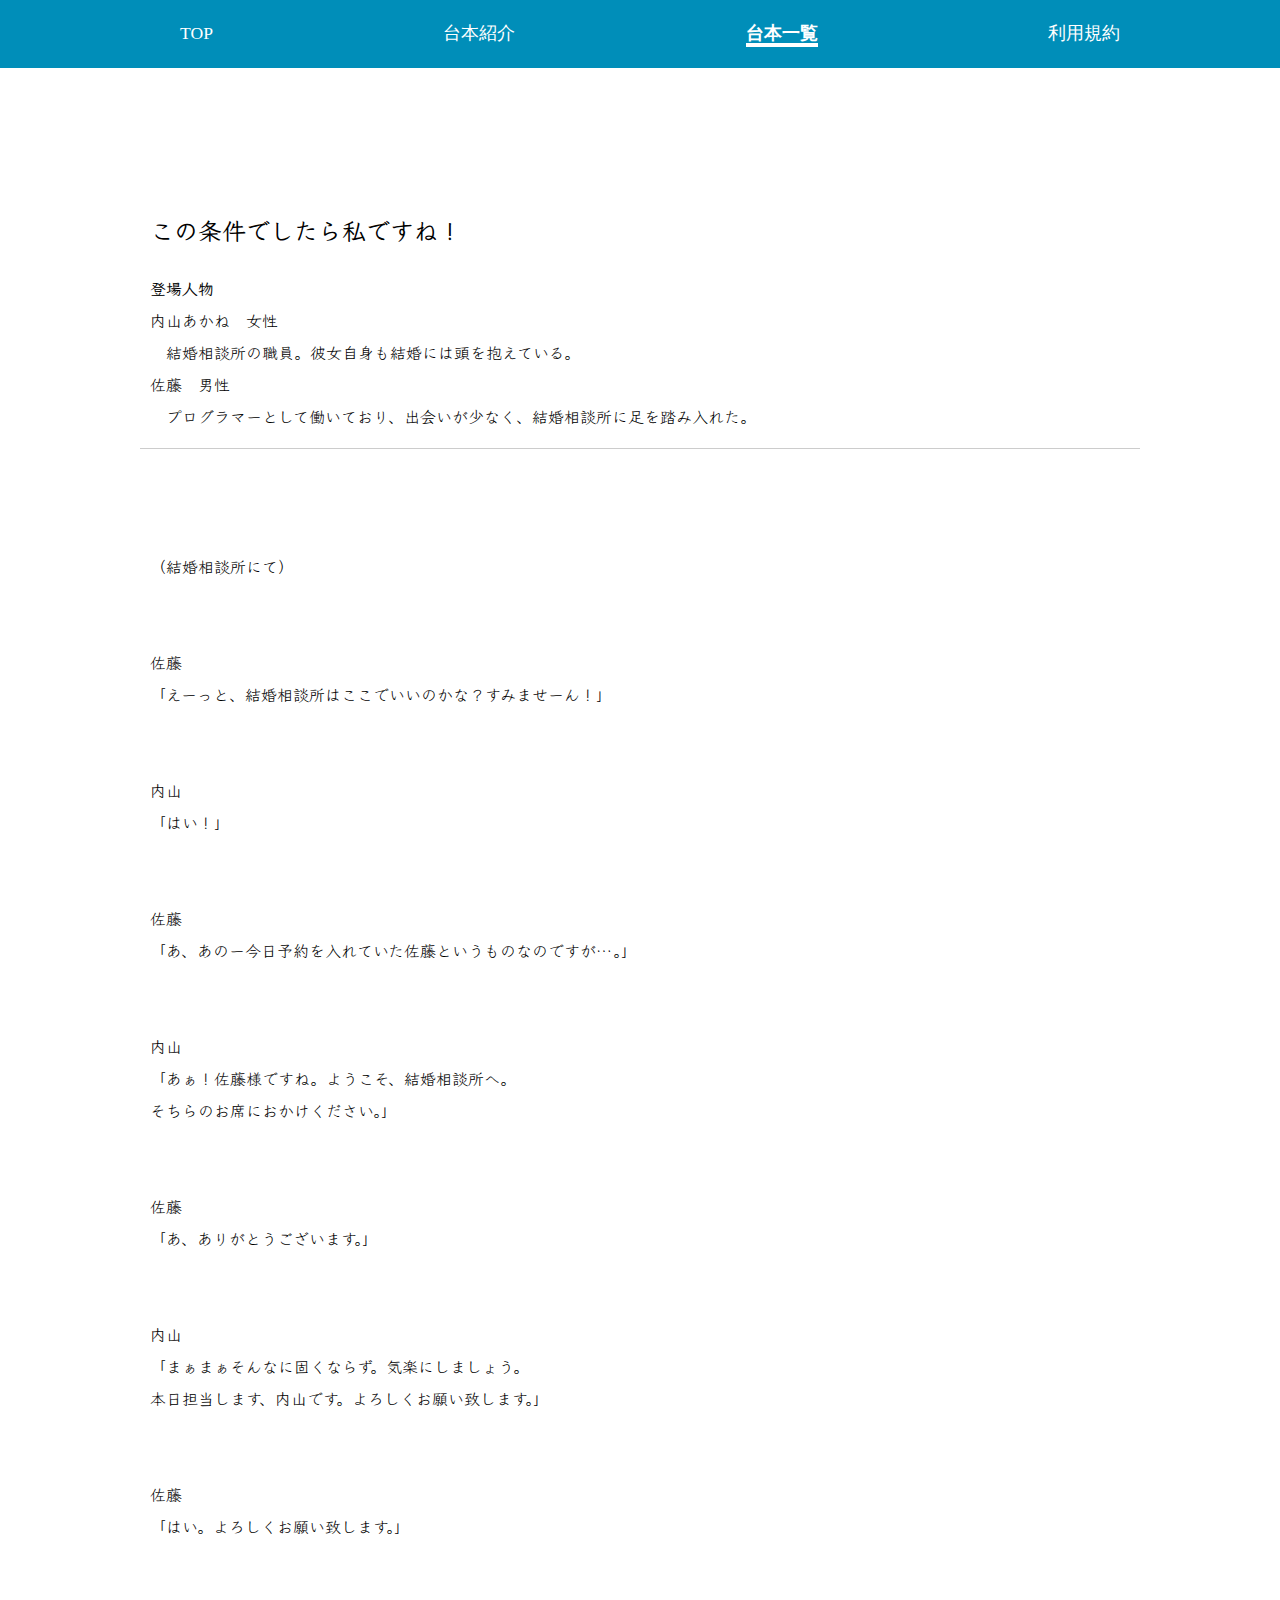
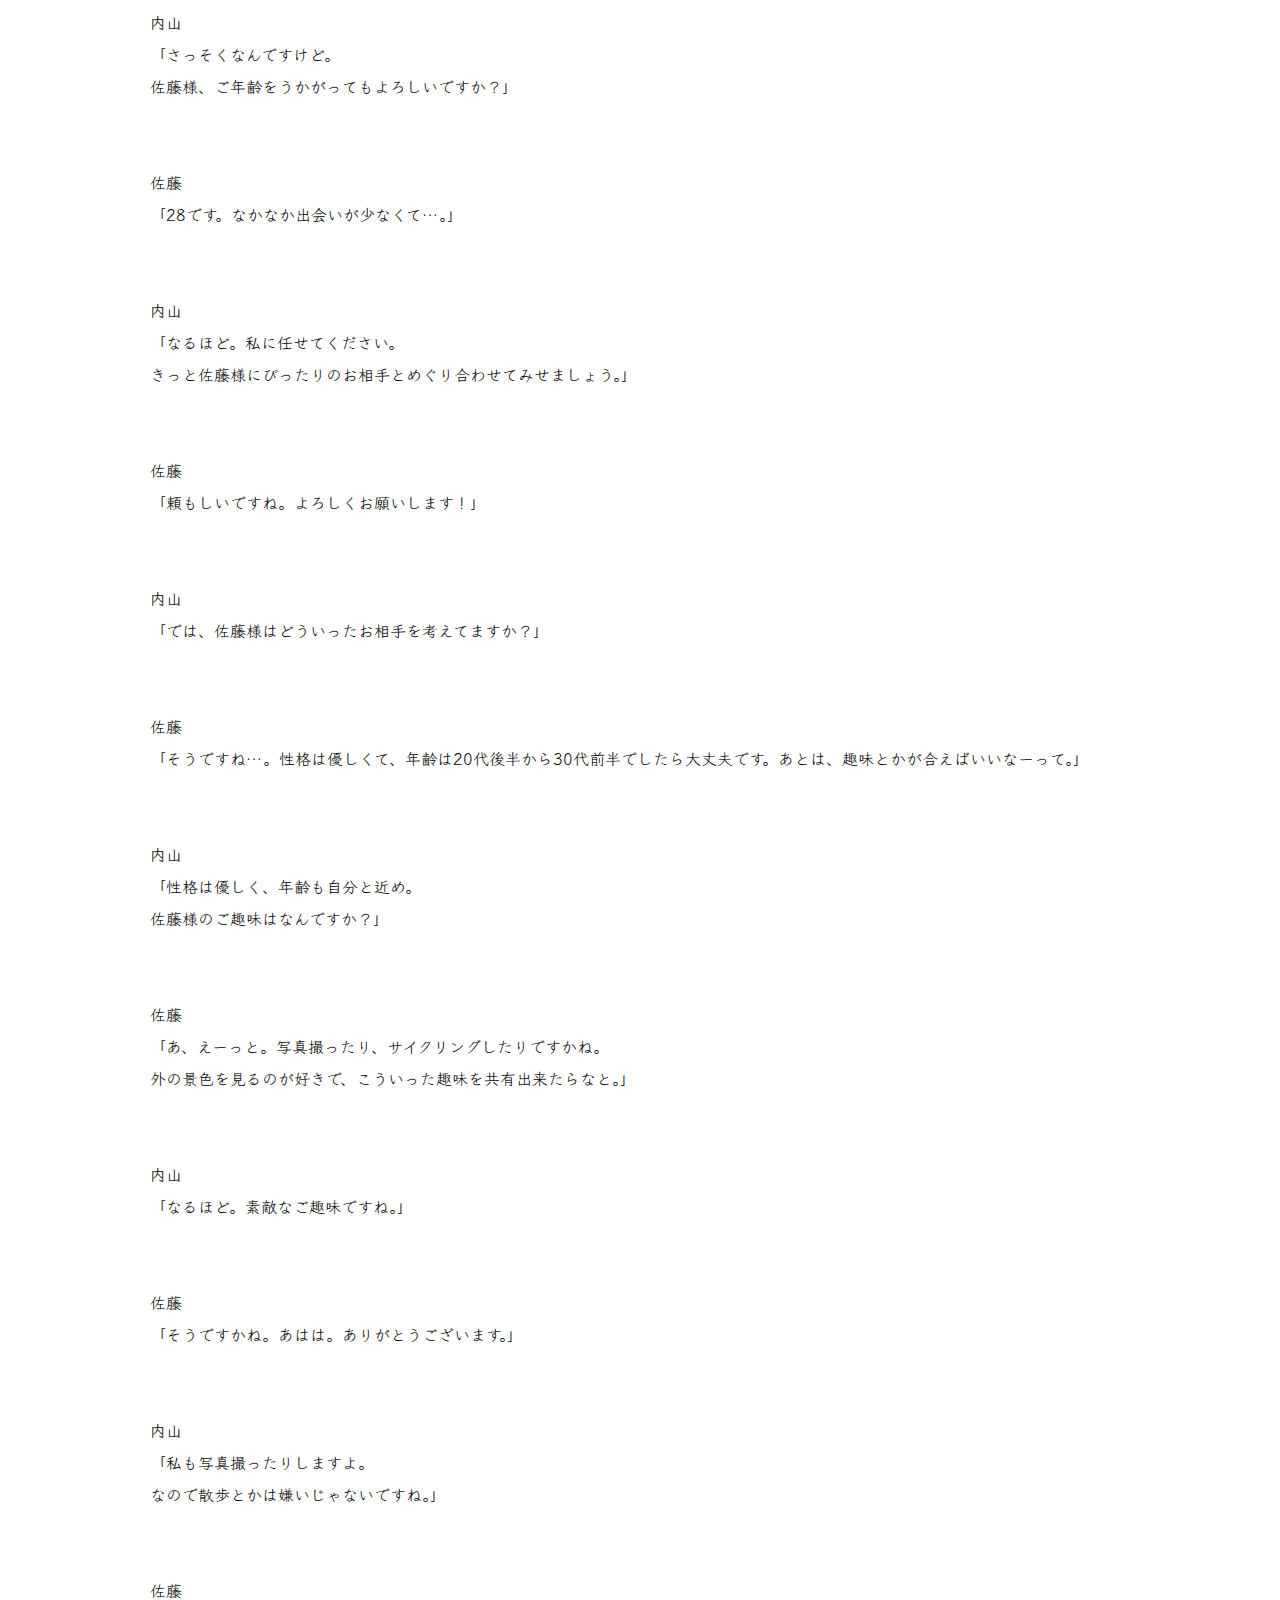
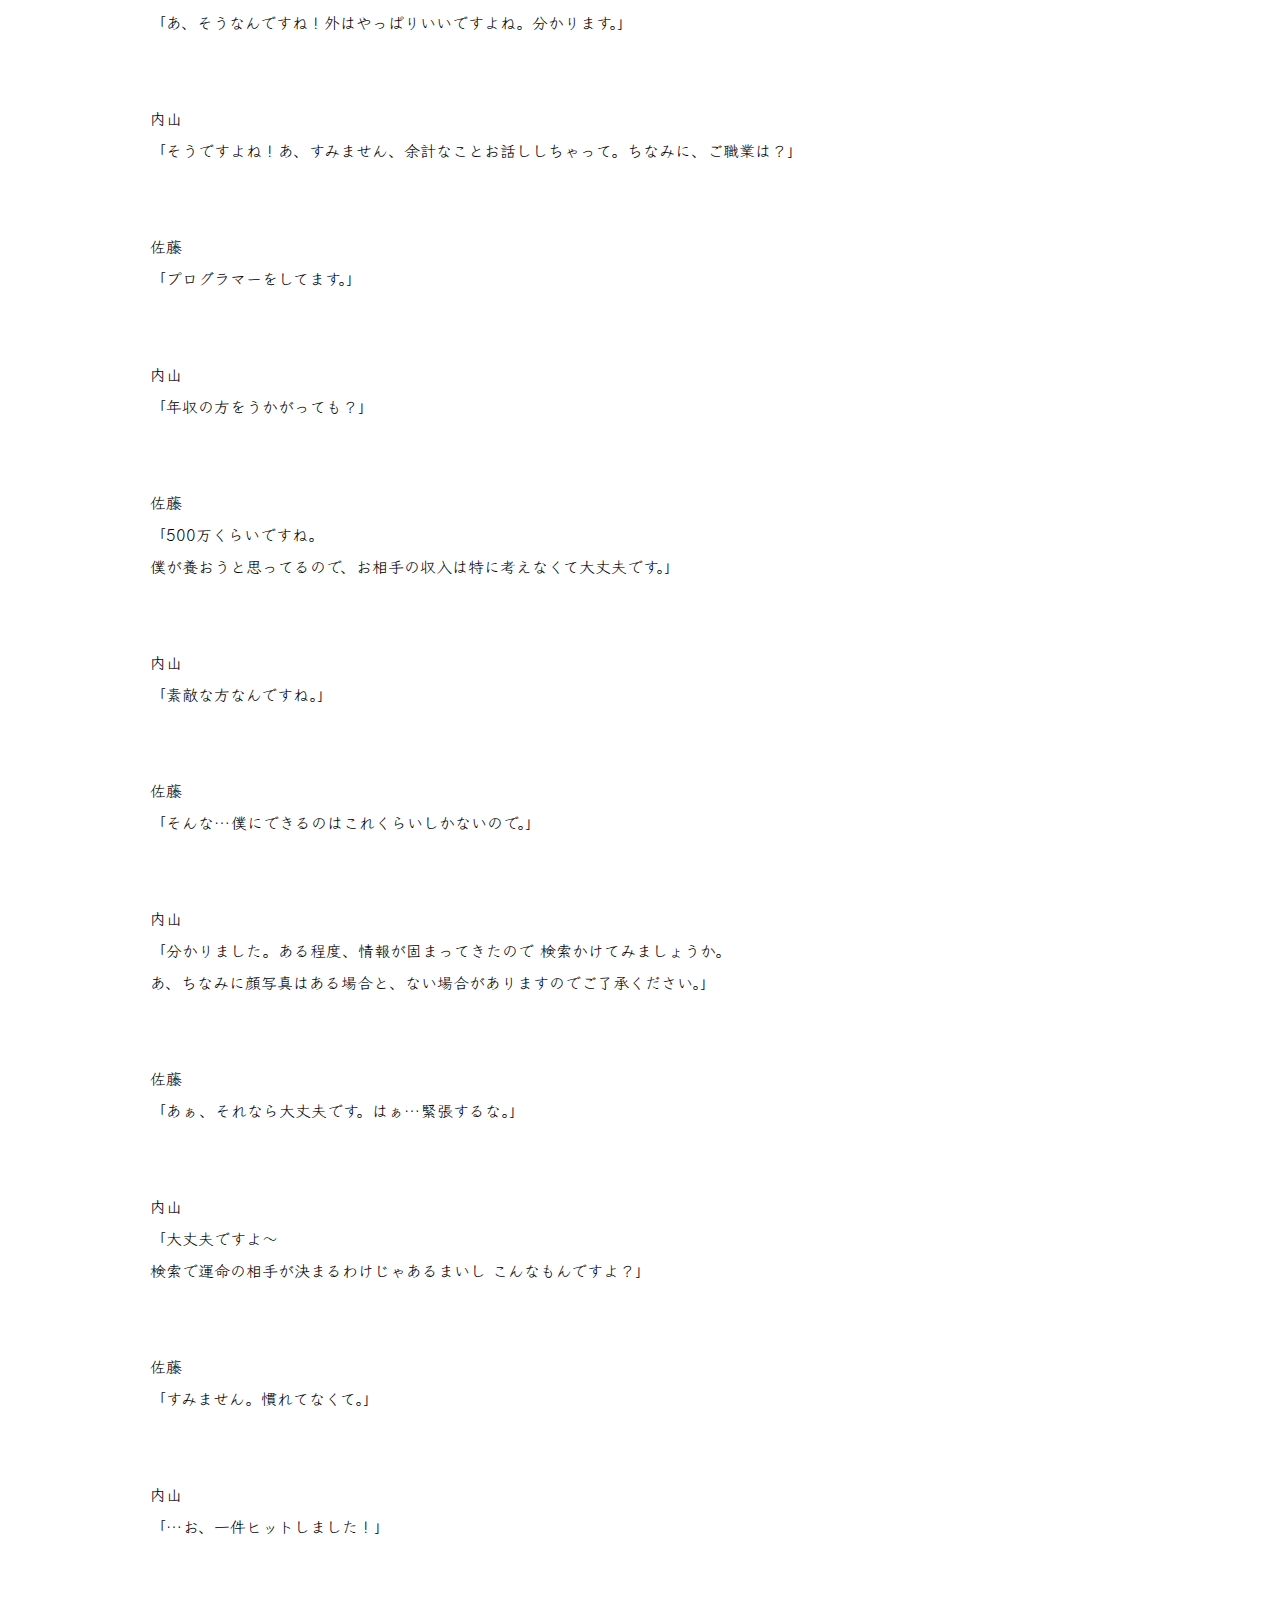
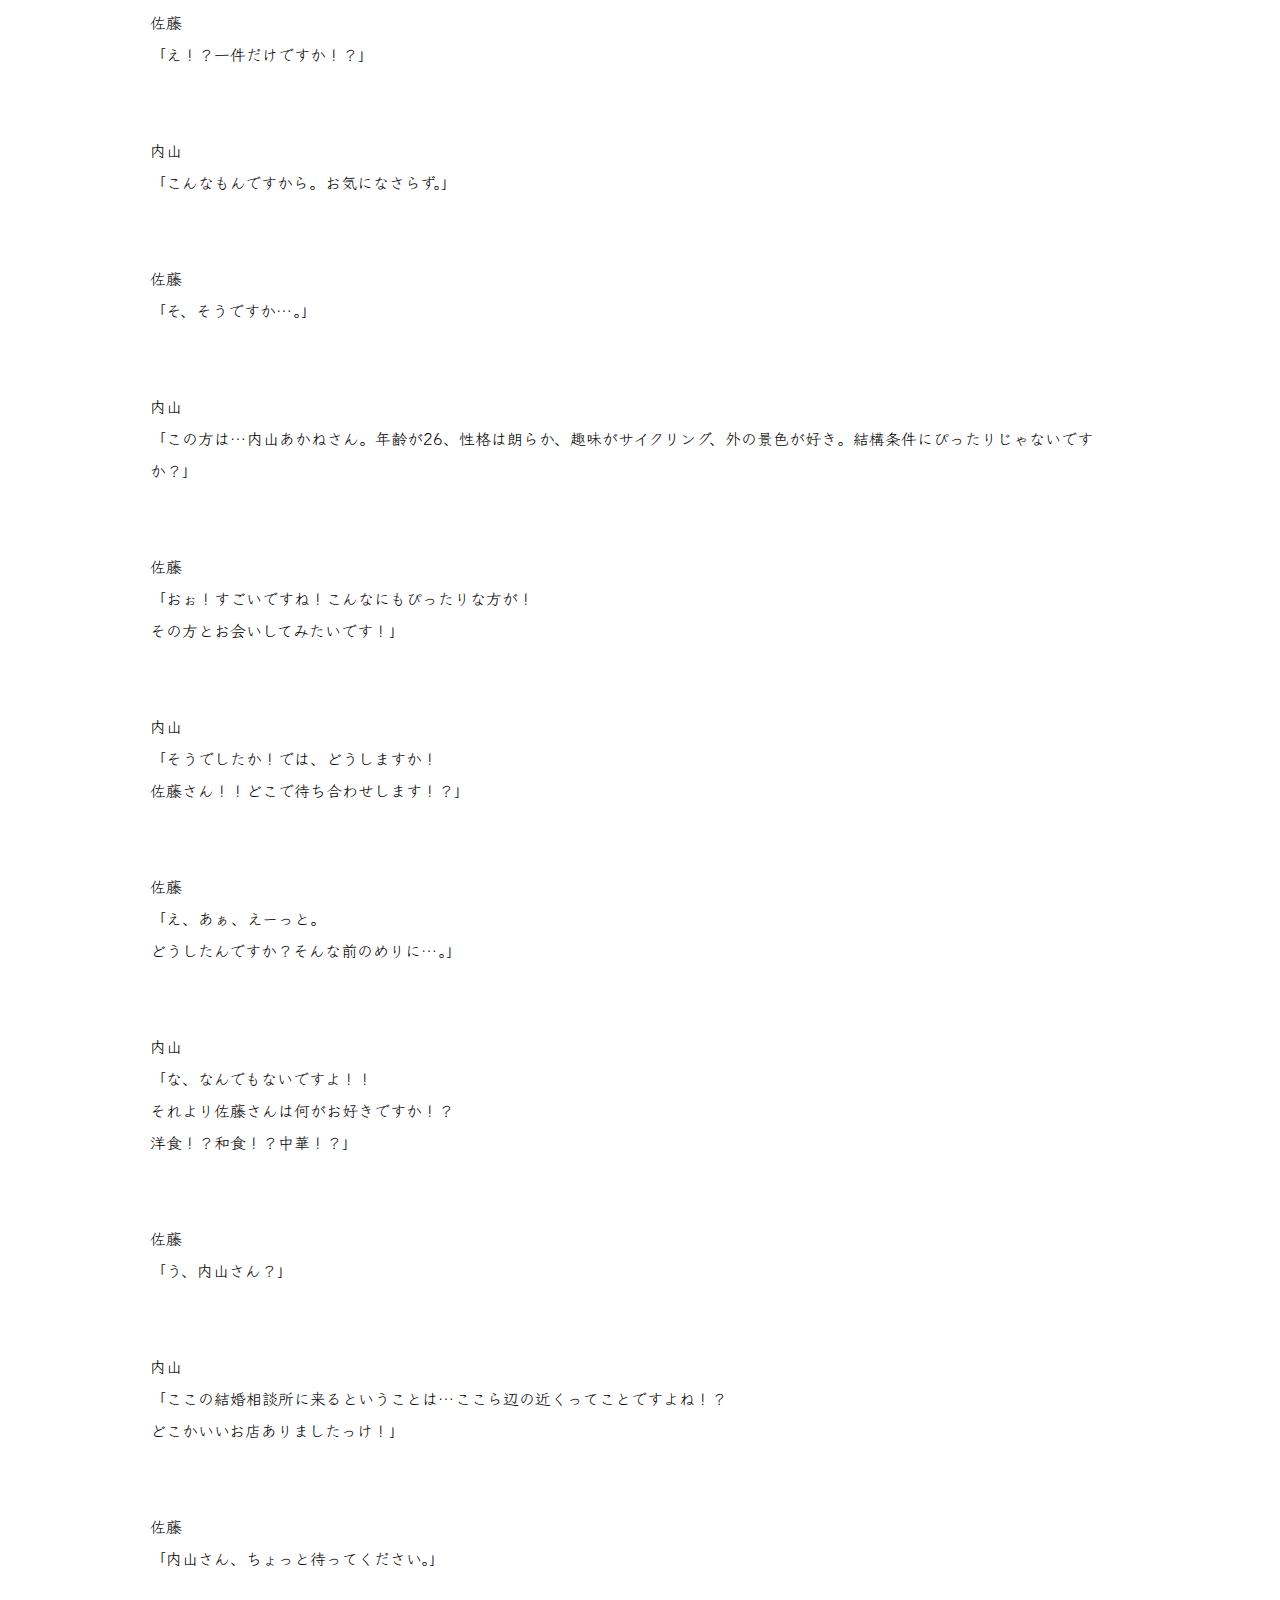
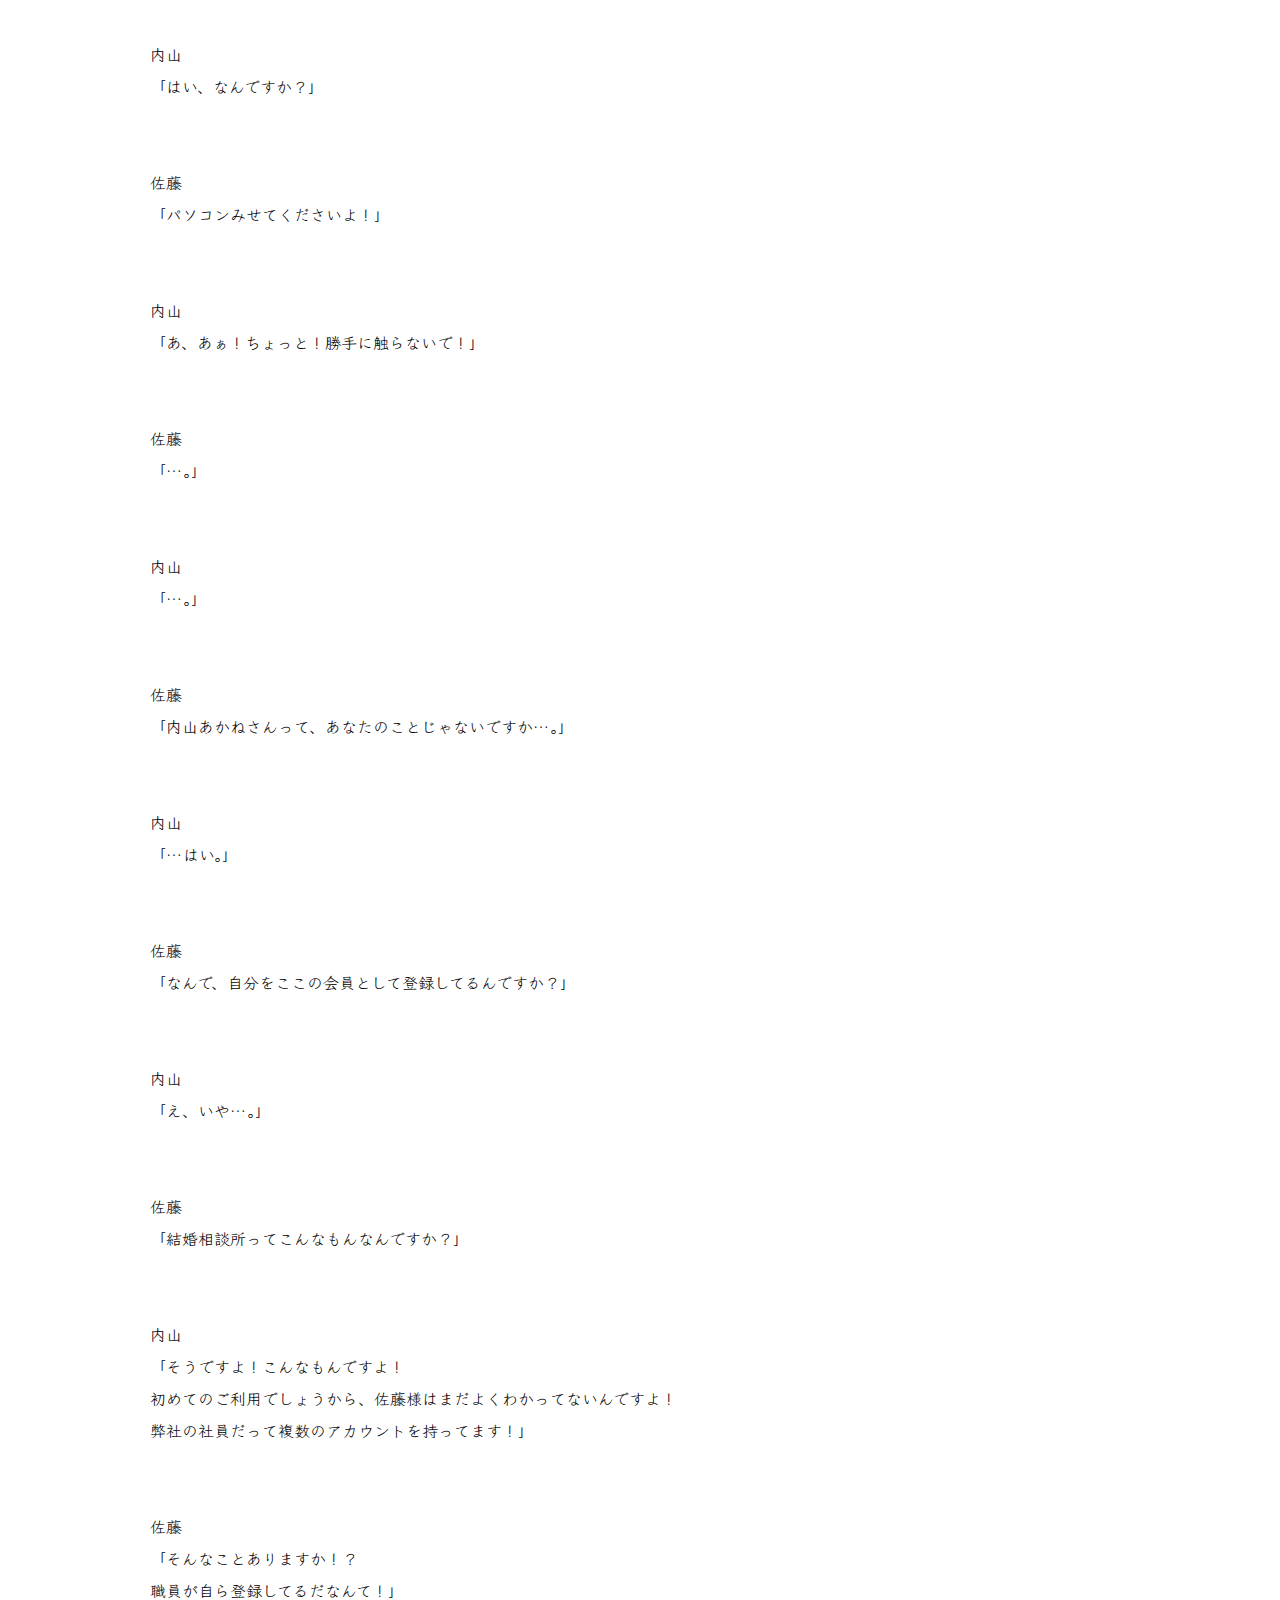
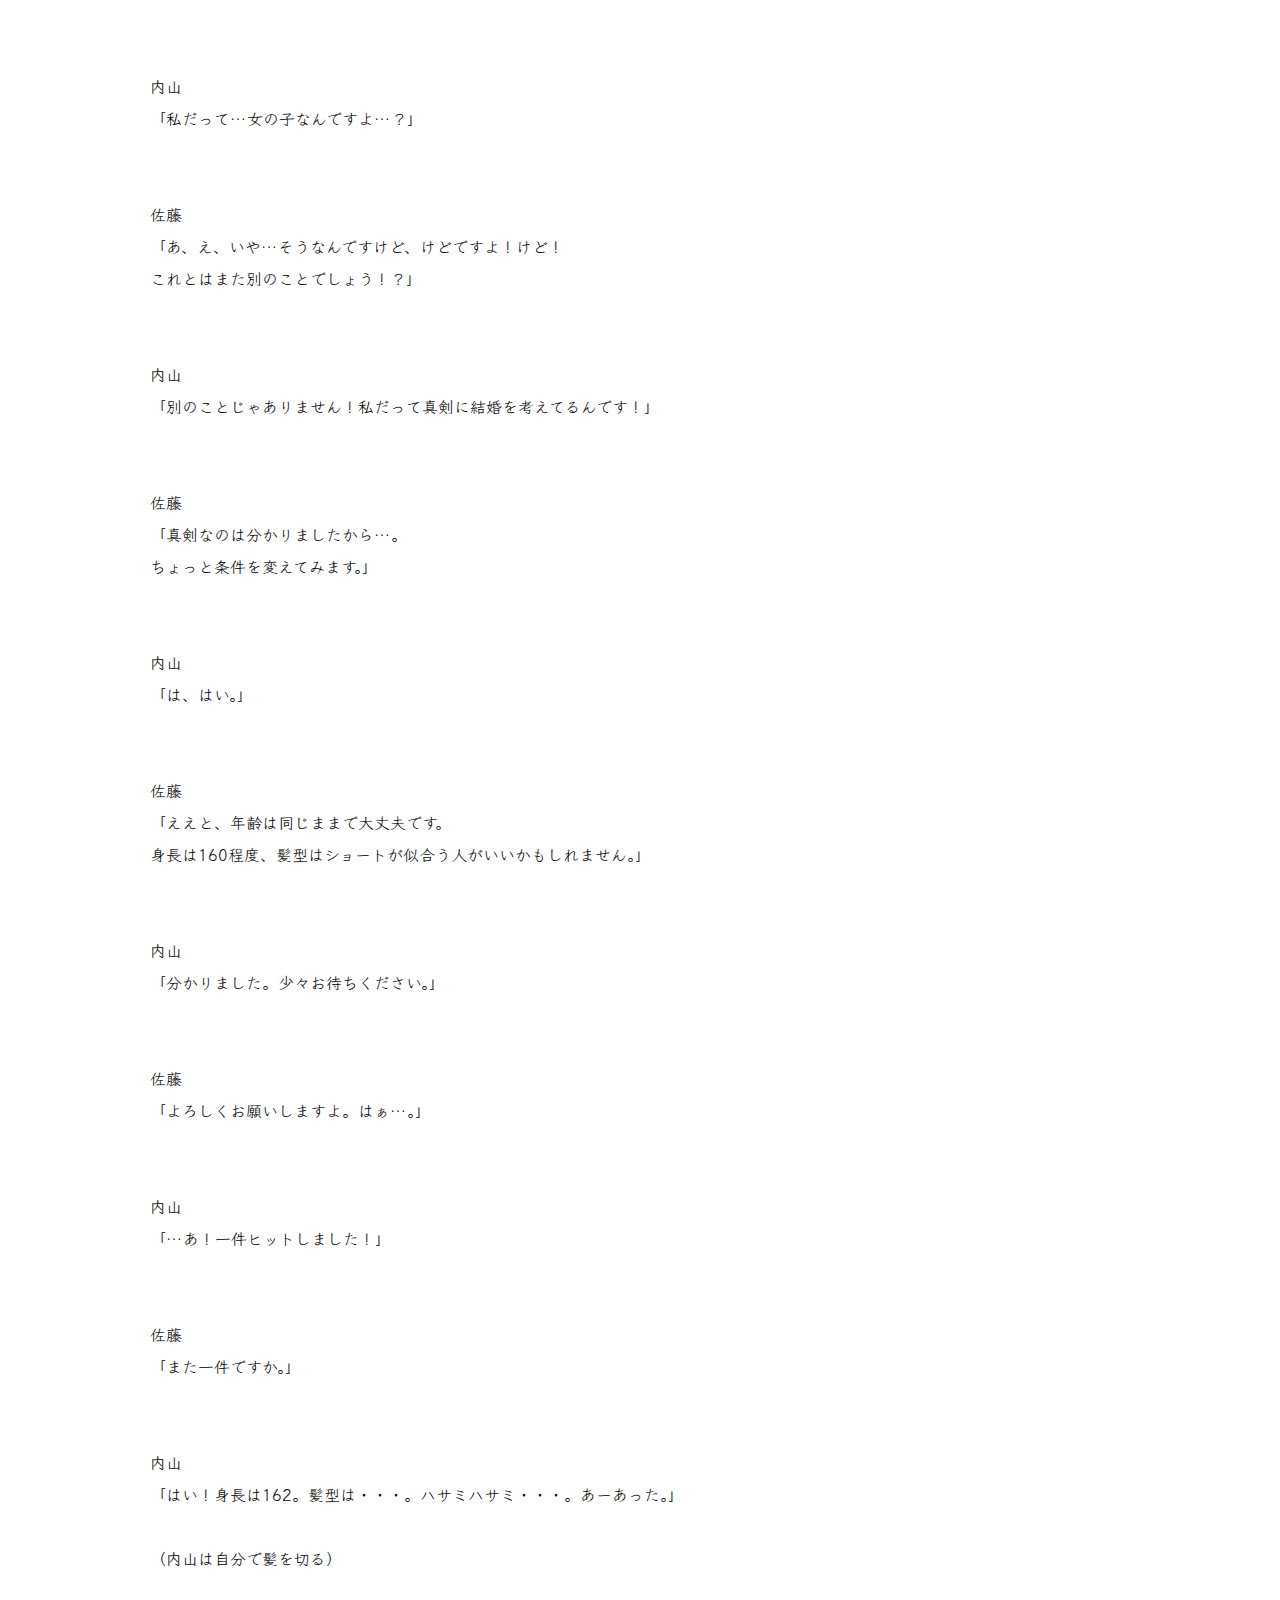
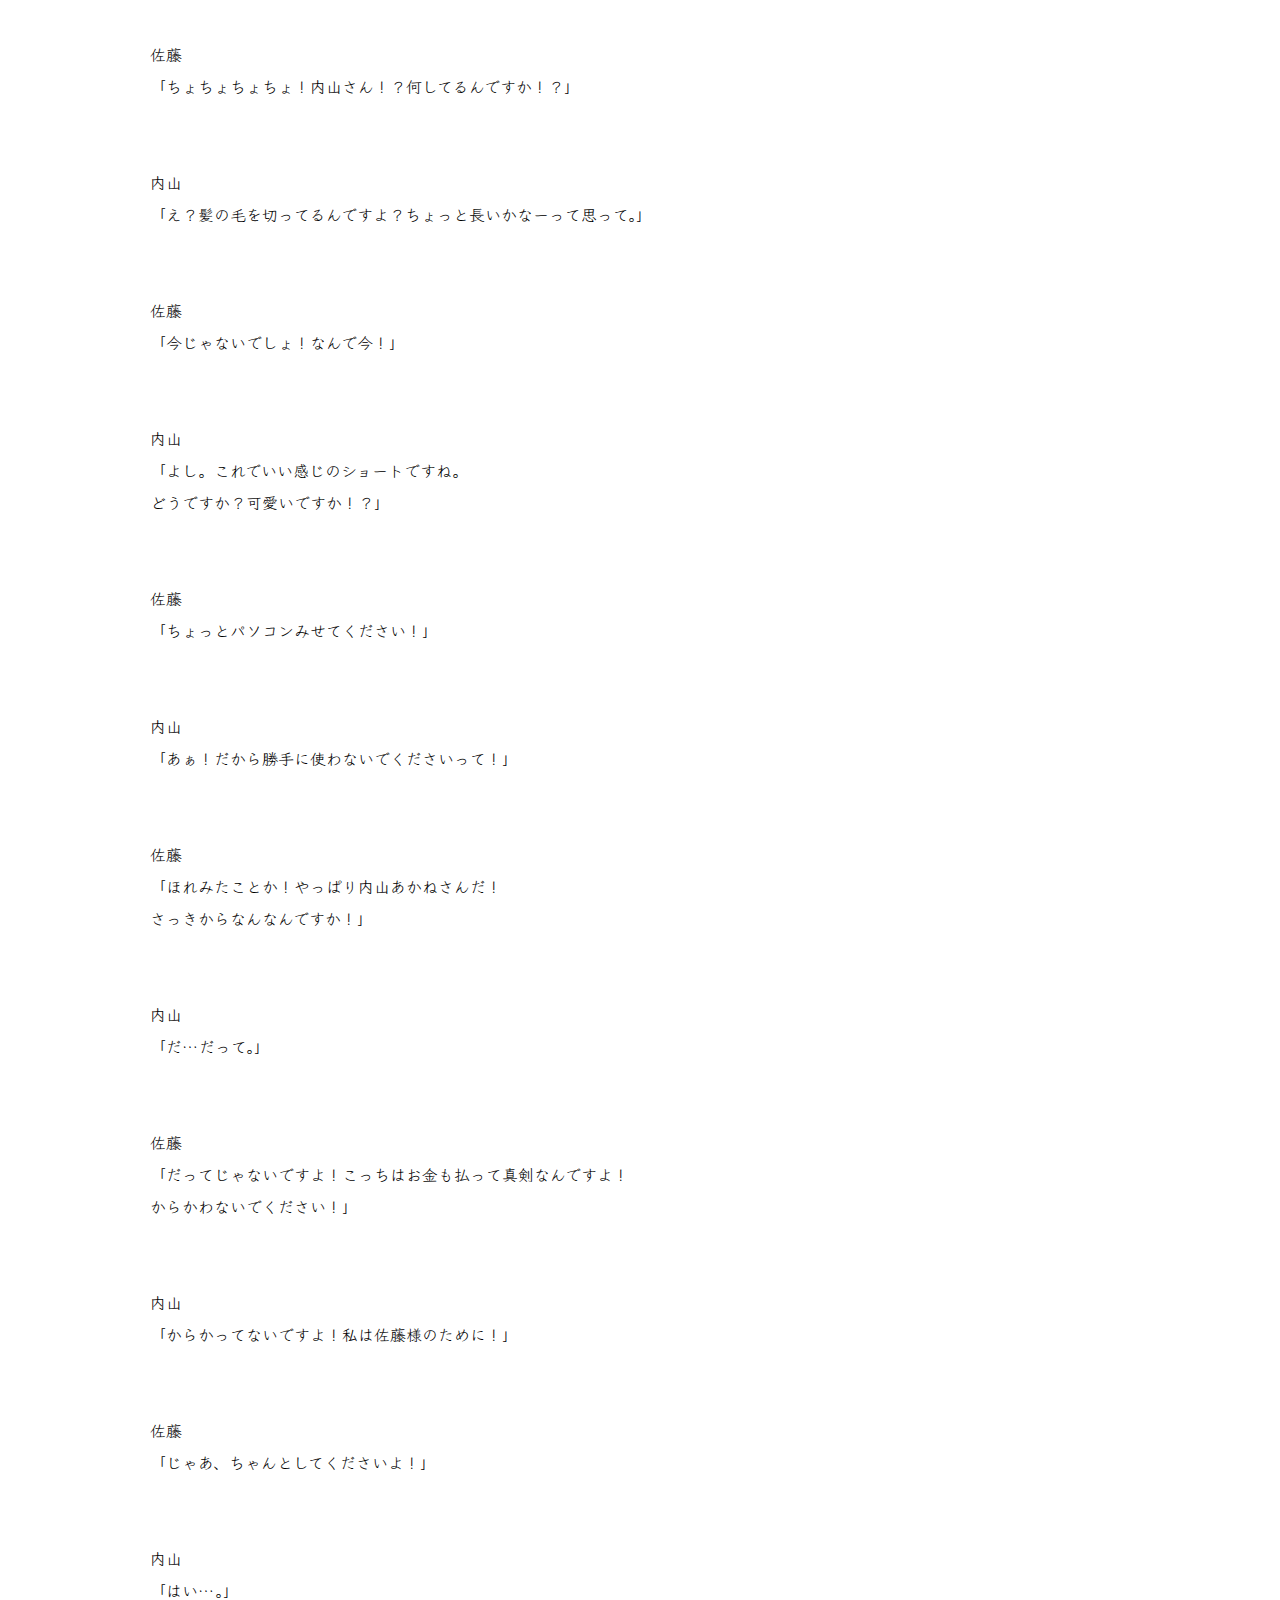
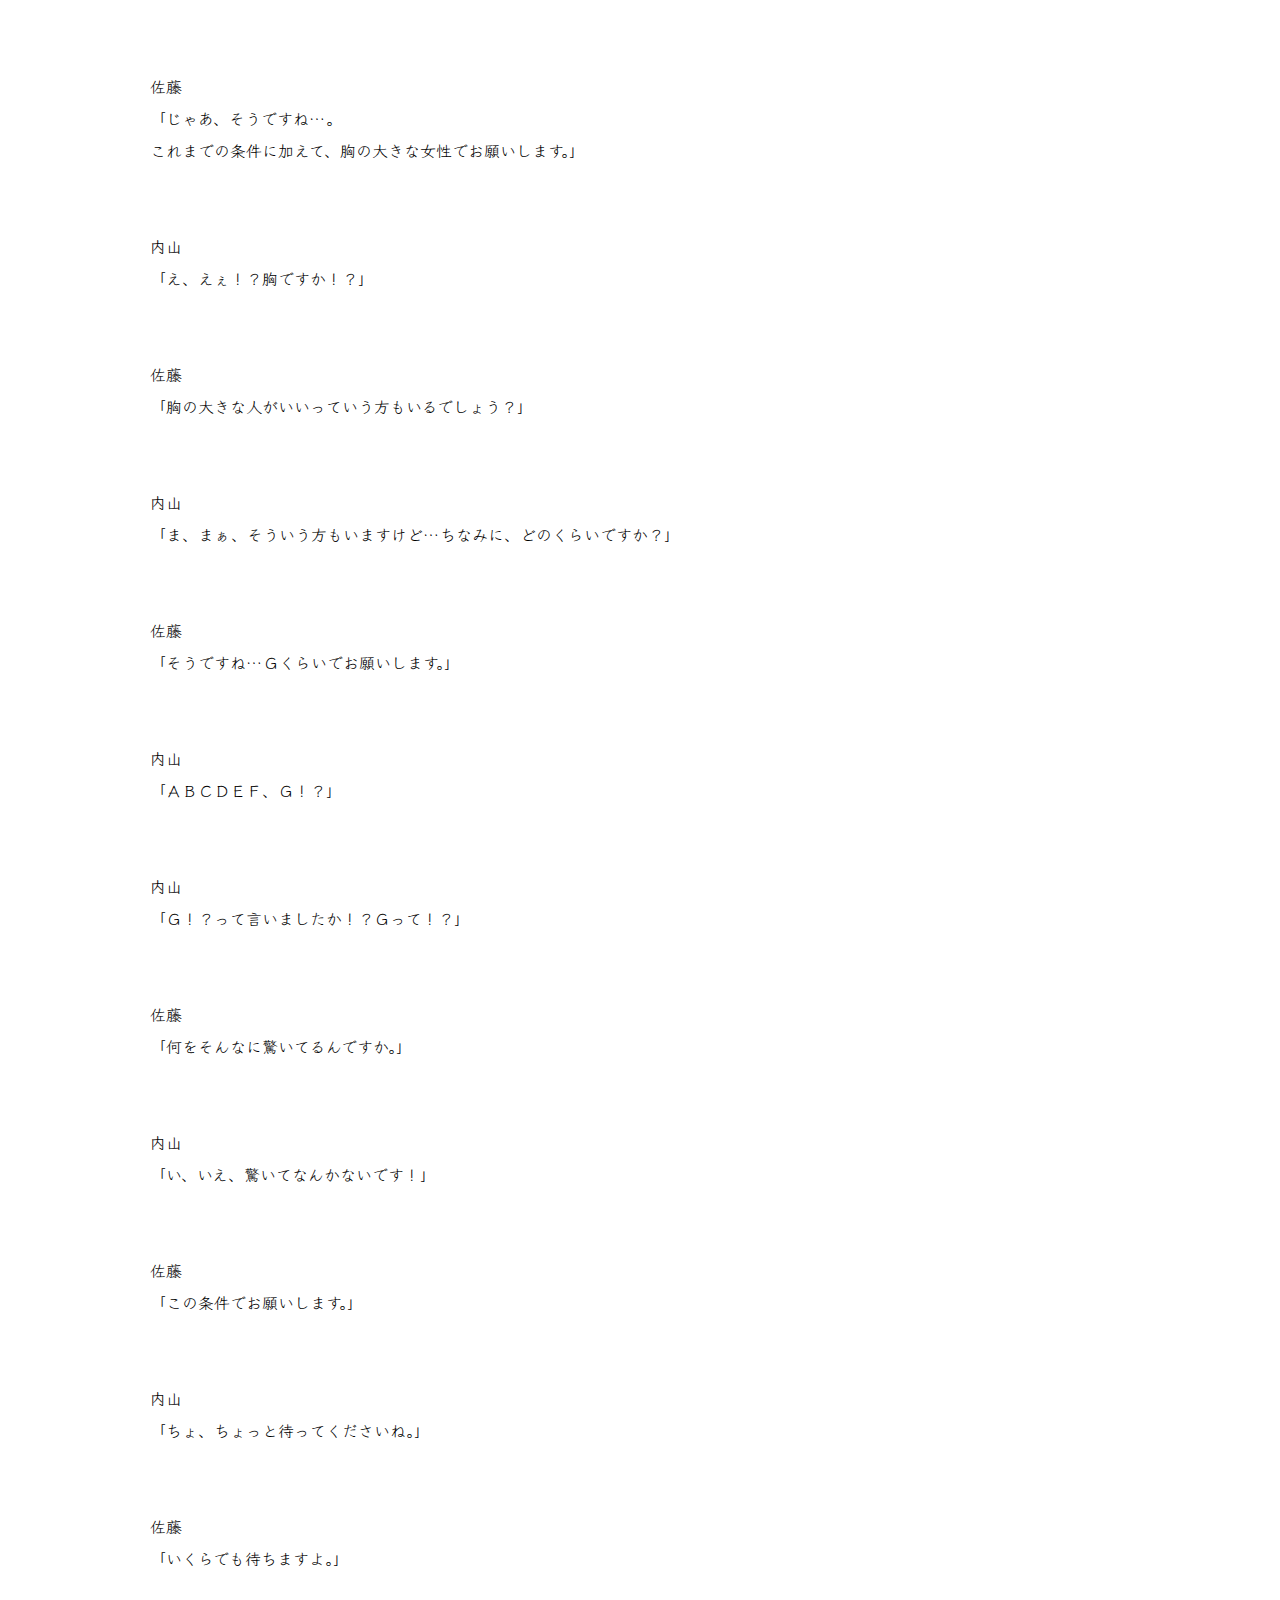
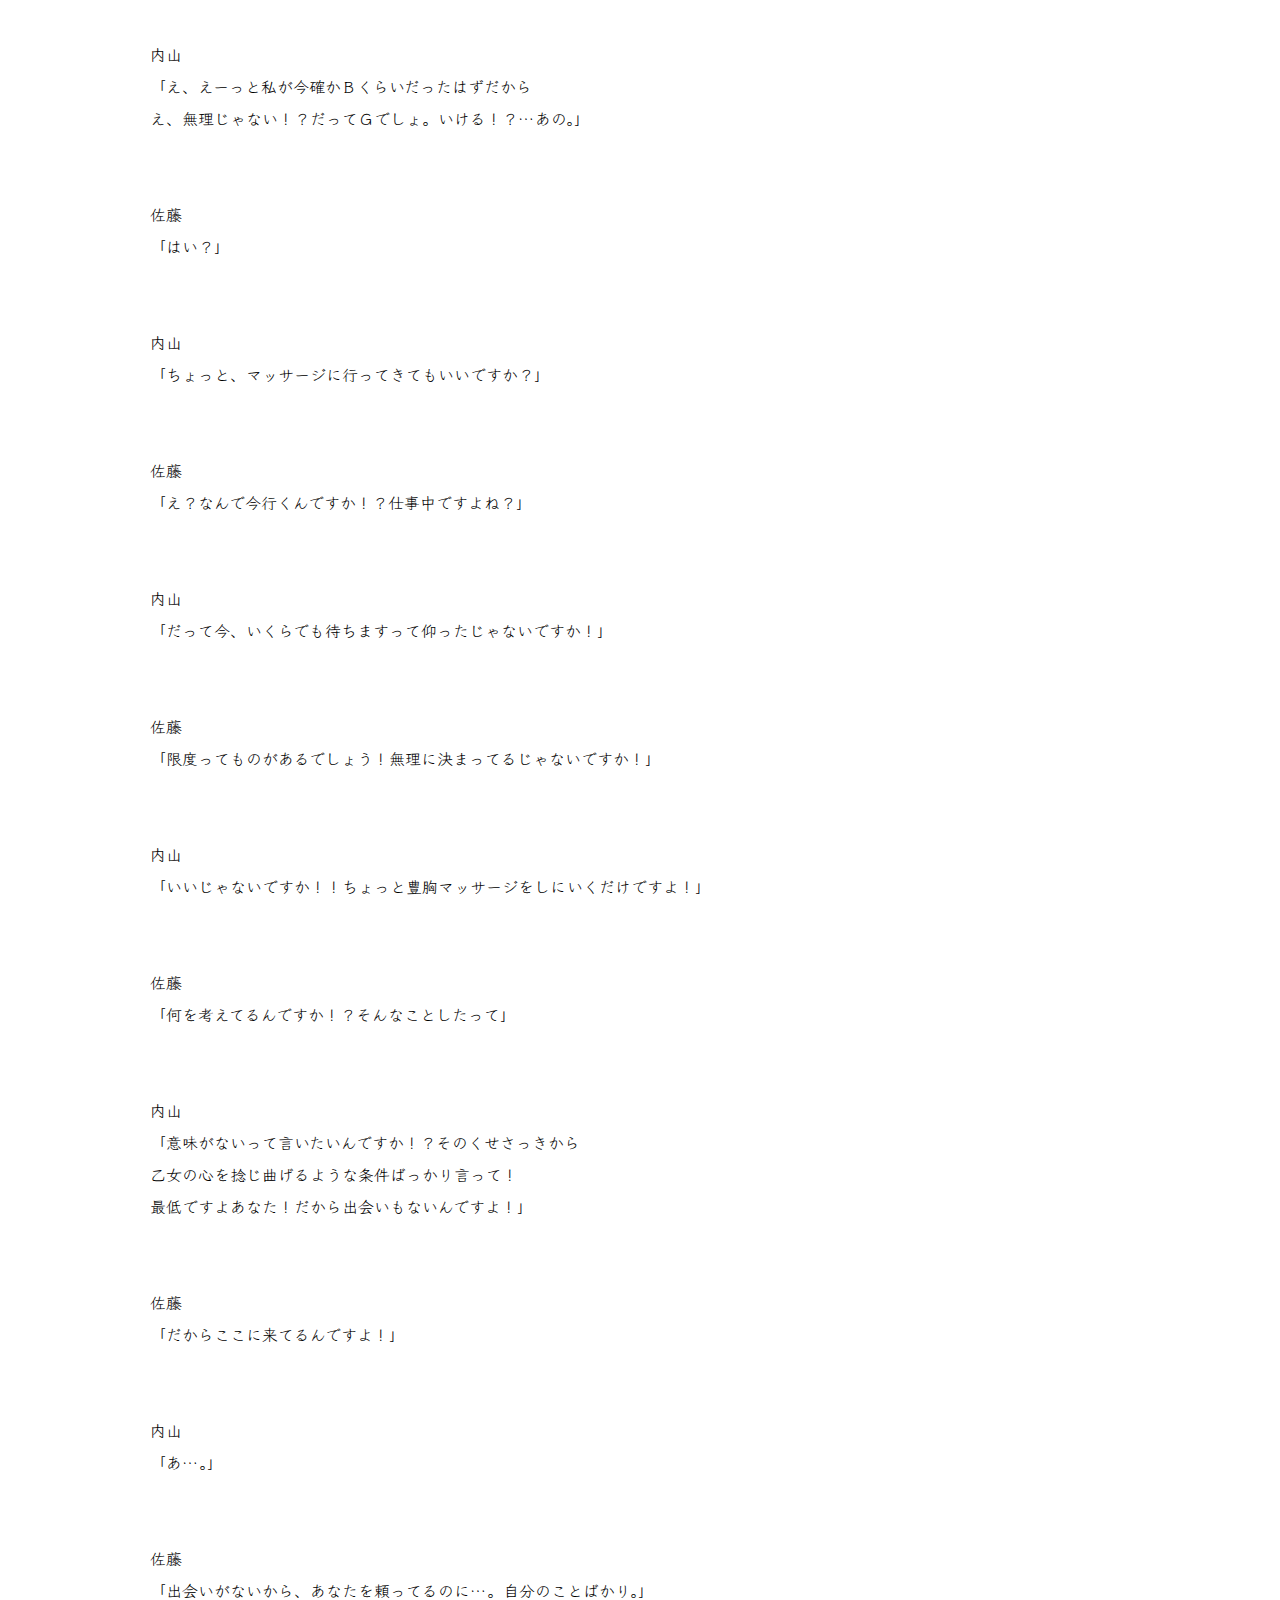
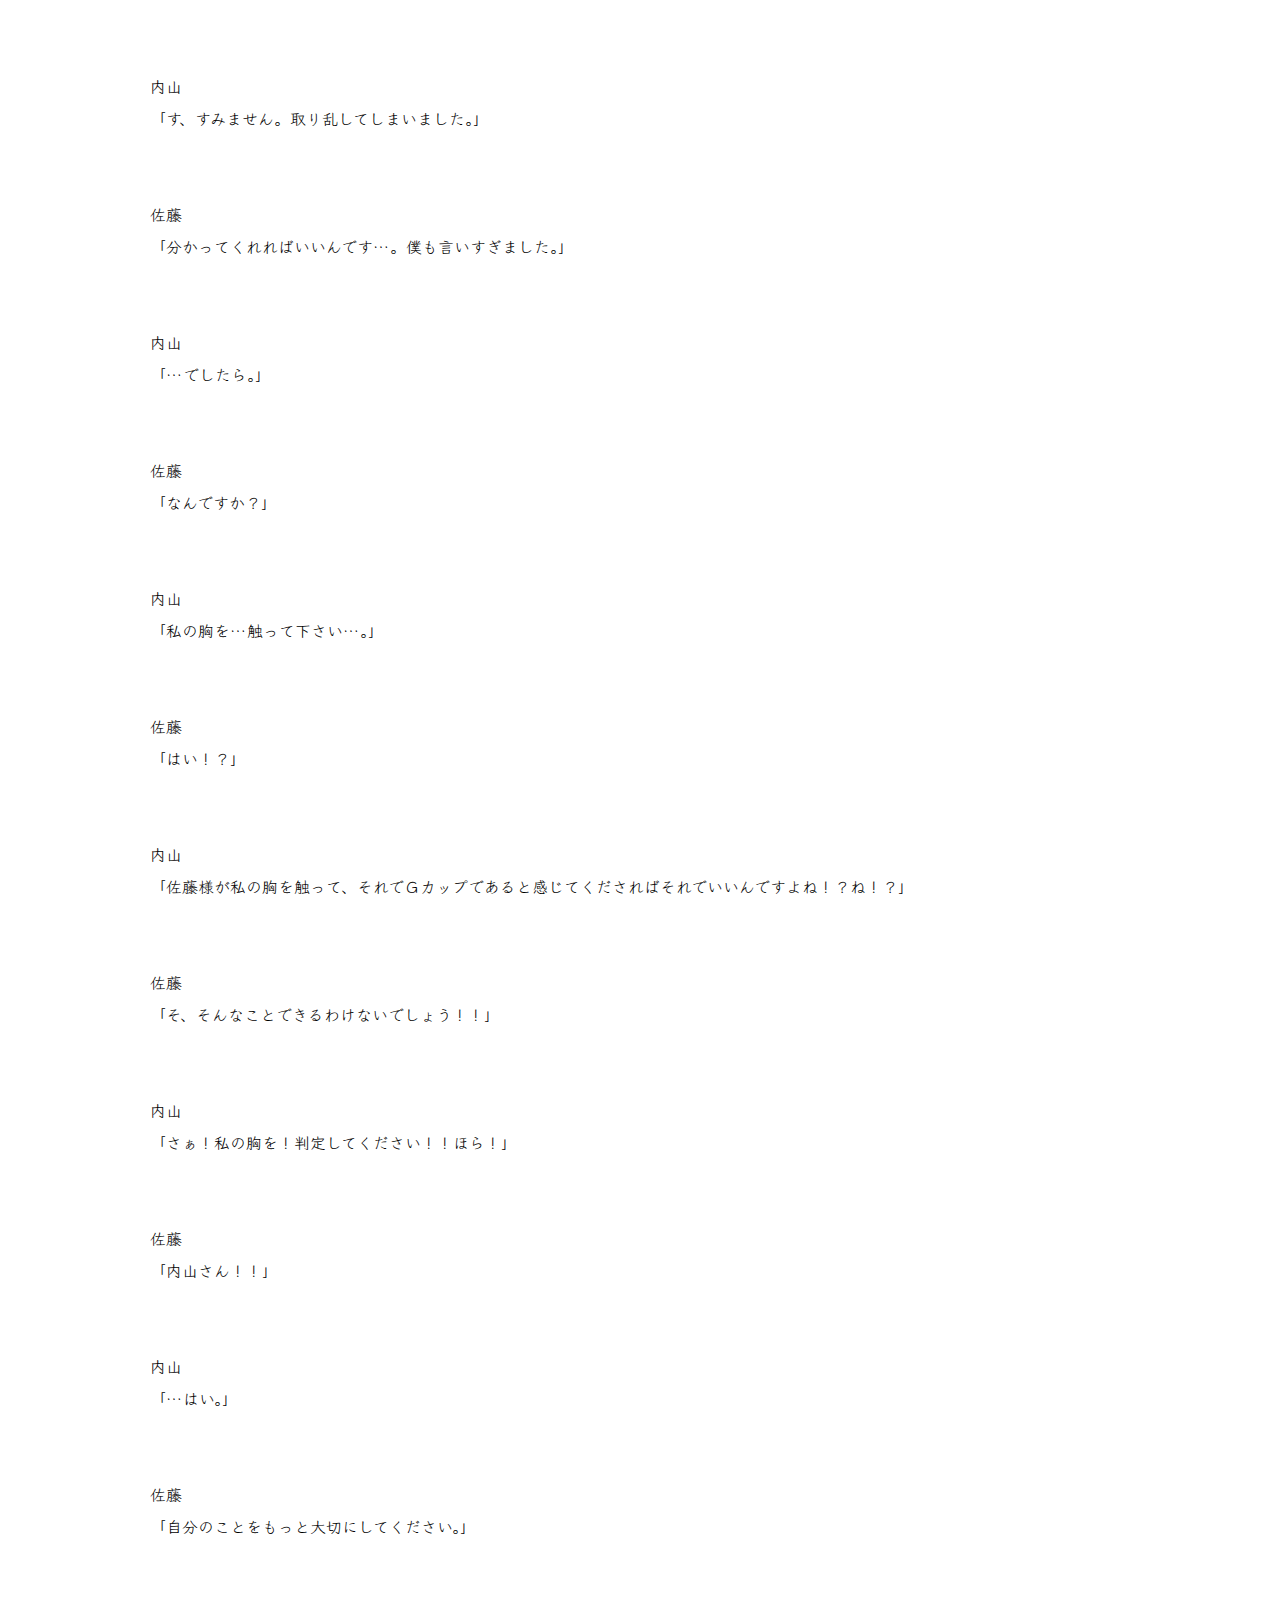
<file: contents/jouken.html>
<!DOCTYPE html>
<html lang="ja">
<head>
    <meta charset="UTF-8">
    <meta name="viewport" content="width=device-width, initial-scale=1.0">
    <title>あめがやまないの台本置き場</title>
    <link rel="stylesheet" href="../reset.css">
    <link rel="stylesheet" href="../style.css">
    <link rel="preconnect" href="https://fonts.googleapis.com">
<link rel="preconnect" href="https://fonts.gstatic.com" crossorigin>
<link href="https://fonts.googleapis.com/css2?family=Klee+One&display=swap" rel="stylesheet">
</head>
<body>
    <header id="header">
        <nav id="navi">
            <ul>
                <li ><a href="../index.html">TOP</a></li>
                <li><a href="../library.html">台本紹介</a></li>
                <li><a id="now" href="../list.html">台本一覧</a></li>
                <li><a href="../agreenment.html">利用規約</a></li>
            </ul>
        </nav>
    </header>
    
    <main id="daihon">
        <section class="profile">
        <h1 class="site-title">この条件でしたら私ですね！</h1>
        <h2 class="section-title">登場人物</h2>
        <p>内山あかね　女性<br>　結婚相談所の職員。彼女自身も結婚には頭を抱えている。</p>
        <p>佐藤　男性<br>　プログラマーとして働いており、出会いが少なく、結婚相談所に足を踏み入れた。</p>
        </section>

        <hr>


        
        <section class="content">


            （結婚相談所にて）<br><br><br>



佐藤<br>

「えーっと、結婚相談所はここでいいのかな？すみませーん！」<br><br><br>




内山<br>

「はい！」<br><br><br>




佐藤<br>

「あ、あのー今日予約を入れていた佐藤というものなのですが…。」<br><br><br>




内山<br>

「あぁ！佐藤様ですね。ようこそ、結婚相談所へ。<br>

そちらのお席におかけください。」<br><br><br>




佐藤<br>

「あ、ありがとうございます。」<br><br><br>




内山<br>

「まぁまぁそんなに固くならず。気楽にしましょう。<br>

本日担当します、内山です。よろしくお願い致します。」<br><br><br>




佐藤<br>

「はい。よろしくお願い致します。」<br><br><br>




内山<br>

「さっそくなんですけど。<br>

佐藤様、ご年齢をうかがってもよろしいですか？」<br><br><br>




佐藤<br>

「28です。なかなか出会いが少なくて…。」<br><br><br>




内山<br>

「なるほど。私に任せてください。<br>

きっと佐藤様にぴったりのお相手とめぐり合わせてみせましょう。」<br><br><br>




佐藤<br>

「頼もしいですね。よろしくお願いします！」<br><br><br>




内山<br>

「では、佐藤様はどういったお相手を考えてますか？」<br><br><br>




佐藤<br>

「そうですね…。性格は優しくて、年齢は20代後半から30代前半でしたら大丈夫です。あとは、趣味とかが合えばいいなーって。」<br><br><br>




内山<br>

「性格は優しく、年齢も自分と近め。<br>

佐藤様のご趣味はなんですか？」<br><br><br>




佐藤<br>

「あ、えーっと。写真撮ったり、サイクリングしたりですかね。<br>

外の景色を見るのが好きで、こういった趣味を共有出来たらなと。」<br><br><br>




内山<br>

「なるほど。素敵なご趣味ですね。」<br><br><br>




佐藤<br>

「そうですかね。あはは。ありがとうございます。」<br><br><br>




内山<br>

「私も写真撮ったりしますよ。<br>

なので散歩とかは嫌いじゃないですね。」<br><br><br>




佐藤<br>

「あ、そうなんですね！外はやっぱりいいですよね。分かります。」<br><br><br>




内山<br>

「そうですよね！あ、すみません、余計なことお話ししちゃって。ちなみに、ご職業は？」<br><br><br>




佐藤<br>

「プログラマーをしてます。」<br><br><br>




内山<br>

「年収の方をうかがっても？」<br><br><br>




佐藤<br>

「500万くらいですね。<br>

僕が養おうと思ってるので、お相手の収入は特に考えなくて大丈夫です。」<br><br><br>




内山<br>

「素敵な方なんですね。」<br><br><br>




佐藤<br>

「そんな…僕にできるのはこれくらいしかないので。」<br><br><br>




内山<br>

「分かりました。ある程度、情報が固まってきたので

検索かけてみましょうか。<br>

あ、ちなみに顔写真はある場合と、ない場合がありますのでご了承ください。」<br><br><br>




佐藤<br>

「あぁ、それなら大丈夫です。はぁ…緊張するな。」<br><br><br>




内山<br>

「大丈夫ですよ～<br>

検索で運命の相手が決まるわけじゃあるまいし

こんなもんですよ？」<br><br><br>




佐藤<br>

「すみません。慣れてなくて。」<br><br><br>




内山<br>

「…お、一件ヒットしました！」<br><br><br>




佐藤<br>

「え！？一件だけですか！？」<br><br><br>




内山<br>

「こんなもんですから。お気になさらず。」<br><br><br>




佐藤<br>

「そ、そうですか…。」<br><br><br>




内山<br>

「この方は…内山あかねさん。年齢が26、性格は朗らか、趣味がサイクリング、外の景色が好き。結構条件にぴったりじゃないですか？」<br><br><br>




佐藤<br>

「おぉ！すごいですね！こんなにもぴったりな方が！<br>

その方とお会いしてみたいです！」<br><br><br>




内山<br>

「そうでしたか！では、どうしますか！<br>

佐藤さん！！どこで待ち合わせします！？」<br><br><br>




佐藤<br>

「え、あぁ、えーっと。<br>

どうしたんですか？そんな前のめりに…。」<br><br><br>




内山<br>

「な、なんでもないですよ！！<br>

それより佐藤さんは何がお好きですか！？<br>

洋食！？和食！？中華！？」<br><br><br>




佐藤<br>

「う、内山さん？」<br><br><br>




内山<br>

「ここの結婚相談所に来るということは…ここら辺の近くってことですよね！？<br>

どこかいいお店ありましたっけ！」<br><br><br>




佐藤<br>

「内山さん、ちょっと待ってください。」<br><br><br>




内山<br>

「はい、なんですか？」<br><br><br>




佐藤<br>

「パソコンみせてくださいよ！」<br><br><br>




内山<br>

「あ、あぁ！ちょっと！勝手に触らないで！」<br><br><br>




佐藤<br>

「…。」<br><br><br>




内山<br>

「…。」<br><br><br>




佐藤<br>

「内山あかねさんって、あなたのことじゃないですか…。」<br><br><br>




内山<br>

「…はい。」<br><br><br>




佐藤<br>

「なんで、自分をここの会員として登録してるんですか？」<br><br><br>




内山<br>

「え、いや…。」<br><br><br>




佐藤<br>

「結婚相談所ってこんなもんなんですか？」<br><br><br>




内山<br>

「そうですよ！こんなもんですよ！<br>

初めてのご利用でしょうから、佐藤様はまだよくわかってないんですよ！<br>

弊社の社員だって複数のアカウントを持ってます！」<br><br><br>




佐藤<br>

「そんなことありますか！？<br>

職員が自ら登録してるだなんて！」<br><br><br>




内山<br>

「私だって…女の子なんですよ…？」<br><br><br>




佐藤<br>

「あ、え、いや…そうなんですけど、けどですよ！けど！<br>

これとはまた別のことでしょう！？」<br><br><br>




内山<br>

「別のことじゃありません！私だって真剣に結婚を考えてるんです！」<br><br><br>




佐藤<br>

「真剣なのは分かりましたから…。<br>

ちょっと条件を変えてみます。」<br><br><br>




内山<br>

「は、はい。」<br><br><br>




佐藤<br>

「ええと、年齢は同じままで大丈夫です。<br>

身長は160程度、髪型はショートが似合う人がいいかもしれません。」<br><br><br>




内山<br>

「分かりました。少々お待ちください。」<br><br><br>




佐藤<br>

「よろしくお願いしますよ。はぁ…。」<br><br><br>




内山<br>

「…あ！一件ヒットしました！」<br><br><br>




佐藤<br>

「また一件ですか。」<br><br><br>




内山<br>

「はい！身長は162。髪型は・・・。ハサミハサミ・・・。あーあった。」<br><br>



（内山は自分で髪を切る）<br><br><br>




佐藤<br>

「ちょちょちょちょ！内山さん！？何してるんですか！？」<br><br><br>




内山<br>

「え？髪の毛を切ってるんですよ？ちょっと長いかなーって思って。」<br><br><br>




佐藤<br>

「今じゃないでしょ！なんで今！」<br><br><br>




内山<br>

「よし。これでいい感じのショートですね。<br>
どうですか？可愛いですか！？」<br><br><br>




佐藤<br>

「ちょっとパソコンみせてください！」<br><br><br>




内山<br>

「あぁ！だから勝手に使わないでくださいって！」<br><br><br>




佐藤<br>

「ほれみたことか！やっぱり内山あかねさんだ！<br>

さっきからなんなんですか！」<br><br><br>




内山<br>

「だ…だって。」<br><br><br>




佐藤<br>

「だってじゃないですよ！こっちはお金も払って真剣なんですよ！<br>

からかわないでください！」<br><br><br>




内山<br>

「からかってないですよ！私は佐藤様のために！」<br><br><br>




佐藤<br>

「じゃあ、ちゃんとしてくださいよ！」<br><br><br>




内山<br>

「はい…。」<br><br><br>




佐藤<br>

「じゃあ、そうですね…。<br>

これまでの条件に加えて、胸の大きな女性でお願いします。」<br><br><br>




内山<br>

「え、えぇ！？胸ですか！？」<br><br><br>




佐藤<br>

「胸の大きな人がいいっていう方もいるでしょう？」<br><br><br>




内山<br>
「ま、まぁ、そういう方もいますけど…ちなみに、どのくらいですか？」<br><br><br>




佐藤<br>

「そうですね…Ｇくらいでお願いします。」<br><br><br>




内山<br>

「ＡＢＣＤＥＦ、Ｇ！？」<br><br><br>




内山<br>

「Ｇ！？って言いましたか！？Ｇって！？」<br><br><br>




佐藤<br>

「何をそんなに驚いてるんですか。」<br><br><br>




内山<br>

「い、いえ、驚いてなんかないです！」<br><br><br>




佐藤<br>

「この条件でお願いします。」<br><br><br>




内山<br>

「ちょ、ちょっと待ってくださいね。」<br><br><br>




佐藤<br>

「いくらでも待ちますよ。」<br><br><br>




内山<br>

「え、えーっと私が今確かＢくらいだったはずだから<br>
え、無理じゃない！？だってＧでしょ。いける！？…あの。」<br><br><br>




佐藤<br>

「はい？」<br><br><br>




内山<br>

「ちょっと、マッサージに行ってきてもいいですか？」<br><br><br>




佐藤<br>

「え？なんで今行くんですか！？仕事中ですよね？」<br><br><br>




内山<br>

「だって今、いくらでも待ちますって仰ったじゃないですか！」<br><br><br>




佐藤<br>

「限度ってものがあるでしょう！無理に決まってるじゃないですか！」<br><br><br>




内山<br>

「いいじゃないですか！！ちょっと豊胸マッサージをしにいくだけですよ！」<br><br><br>




佐藤<br>

「何を考えてるんですか！？そんなことしたって」<br><br><br>




内山<br>

「意味がないって言いたいんですか！？そのくせさっきから<br>

乙女の心を捻じ曲げるような条件ばっかり言って！<br>

最低ですよあなた！だから出会いもないんですよ！」<br><br><br>




佐藤<br>

「だからここに来てるんですよ！」<br><br><br>




内山<br>

「あ…。」<br><br><br>




佐藤<br>

「出会いがないから、あなたを頼ってるのに…。自分のことばかり。」<br><br><br>




内山<br>

「す、すみません。取り乱してしまいました。」<br><br><br>




佐藤<br>

「分かってくれればいいんです…。僕も言いすぎました。」<br><br><br>




内山<br>

「…でしたら。」<br><br><br>




佐藤<br>

「なんですか？」<br><br><br>




内山<br>

「私の胸を…触って下さい…。」<br><br><br>




佐藤<br>

「はい！？」<br><br><br>




内山<br>

「佐藤様が私の胸を触って、それでＧカップであると感じてくださればそれでいいんですよね！？ね！？」<br><br><br>




佐藤<br>

「そ、そんなことできるわけないでしょう！！」<br><br><br>




内山<br>

「さぁ！私の胸を！判定してください！！ほら！」<br><br><br>




佐藤<br>

「内山さん！！」<br><br><br>




内山<br>

「…はい。」<br><br><br>




佐藤<br>

「自分のことをもっと大切にしてください。」<br><br><br>




内山<br>

「…。」<br><br><br>




佐藤<br>

「そんな簡単に、軽々しく自分を売っちゃいけません。<br>

結婚相談所の職員なら分かりますよね…？」<br><br><br>




内山<br>

「佐藤さん…。」<br><br><br>




佐藤<br>

「内山さんに何があったのかは知りませんが、それだけ相手のことを考えて行動できるんですから。<br>
まぁちょっとやりすぎなところもありますけど、きっと素敵な方と出会えると思いますよ。」<br><br><br>




内山<br>

「…佐藤さん。申し訳ございませんでした。ありがとうございます。」<br><br><br>




佐藤<br>

「なので、今日は僕の手助けをしてください。お願いします。」<br><br><br>




内山<br>

「分かりました。佐藤様のため。本日は頑張らせていただきます。」<br><br><br>




佐藤<br>

「はい。お願いしますよ！」<br><br><br>




内山<br>

「それでは、もう一度条件を整理していきましょう。」<br><br><br>




佐藤<br>

「基本的には、最初の条件で大丈夫です。<br>

もう胸とか身長とかそういうのはなしで。」<br><br><br>




内山<br>

「分かりました。ではその条件で検索かけてみます。」<br>




佐藤<br>

「お願いします。」<br><br><br>




内山<br>

「…お、20件ほどヒットしましたよ。」<br><br><br>




佐藤<br>

「めっちゃヒットしてるじゃないですか。」<br><br><br>




内山<br>

「それでは、一人ずつ確認していきましょう。」<br><br><br>




佐藤<br>

「そうですね。」<br><br><br>




（悩む二人）<br><br>




内山<br>

「どなたか…気になる方はいらっしゃいましたか？」<br><br><br>




佐藤<br>

「そうですね…この、外海あおい（そとうみあおい）さんって方が気になります。」<br><br><br>




内山<br>

「顔写真がありませんが…大丈夫ですか？」<br><br><br>




佐藤<br>

「なんというかフィーリングですけど、プロフィールがいいなーって。」<br><br><br>




内山<br>

「そうでしたか。それでは、外海様へ連絡をしてもよろしかったですか？」<br><br><br>




佐藤<br>

「あ、仲介役的なことをしてくださるんですか？」<br><br><br>




内山<br>

「はい。待ち合わせなど、お二人がお会いするまでは、こちらが管理させていただいてるので、ご安心ください。<br>

待ち合わせ場所、日時などはこちらから連絡をいれますので。」<br><br><br>




佐藤<br>

「あぁ、そうしてくれると助かります。ありがとうございます。」<br><br><br>




内山<br>

「それではまた、決まり次第連絡を入れますね。」<br><br><br>




佐藤<br>
「分かりました！今日はありがとうございました！」<br><br><br>


内山<br>
「いえ、ご利用いただきありがとうございました。」<br><br><br>


佐藤<br>
（こうして、ついに外海さんと出会う日がやってきた。）<br><br>

「やばい…めちゃくちゃ緊張する。どんな方なんだろう…。<br>
そろそろ時間だよな…。大丈夫。いつも通りいつも通り。」<br><br><br>


内山<br>
「あの…佐藤さんですか？」<br><br><br>

佐藤<br>
「あ！はい！僕がさとうで…。」<br><br><br>

内山<br>
「そ、外海です…。」<br><br><br>

佐藤<br>
「…え？え？<br>
内山さんですよね！？なんで！？」<br><br><br>

内山<br>
「あ、名前覚えててくださったんですね。嬉しいです。」<br><br><br>

佐藤<br>
「いやいやいや！なんで内山さんが来てるんですか！あなた仲介役でしょ！？」<br><br><br>

内山<br>
「だって…。」<br><br><br>

佐藤<br>
「だってなんですか！？」<br><br><br>



（照れ恥ずかしそうに）<br><br>


内山<br>
「…佐藤さんが、選んだんですよ？」<br><br><br>

佐藤<br>
「え？僕が選んだのは外海さんですよ。」<br><br><br>

内山<br>
「外海は…私の、もう一つのアカウントです。」<br><br><br>

佐藤<br>
「は！？二個持ちなんですか！？…あぁ！」<br><br><br>

内山<br>
「分かりました？」<br><br><br>

佐藤<br>
「内山の反対が外と海で外海ってことですか。」<br><br><br>

内山<br>
「…はい。」<br><br><br>

佐藤<br>
「えーちょっと待ってくださいよ！こんなのありですか！？」<br><br><br>

内山<br>
「私だって！自分が選ばれるだなんて思ってないんですから！
動揺を隠すのでいっぱいいっぱいだったんですよ！」<br><br><br>

佐藤<br>
「…まぁ、そうですよね。
頑張れば僕も気づけてたかもしれないのに。
申し訳ないです。」<br><br><br>

内山<br>
「…すみません。」<br><br><br>
佐藤<br>
「謝らないでください。」<br><br><br>
内山<br>
「職員なのに、会員として登録するからこんなことに。」<br><br><br>
佐藤<br>
「ちょっと失礼しますね。」<br><br>
（内山の胸を触る）<br><br><br>
内山<br>
「へ！？ちょっと！どこ触ってるんですか！？」<br><br><br>
佐藤<br>
「…これはＧカップですね。」<br><br><br>
内山<br>
「へ？」<br><br><br>
佐藤<br>
「そう感じただけです。
お店予約してるんで、そこでゆっくり話しましょう。」<br><br><br>
内山<br>
「私、Ｇカップじゃ…。」<br><br><br>
佐藤<br>
「僕が結婚相談所に行ったとき、あなたが言ったんですからね。
セクハラとか言わないでくださいよ。」<br><br><br>
内山<br>
「佐藤さん…。そういうこと出来るんですね」<br><br><br>
佐藤<br>
「え、あ…。い、勢いですよ！すみませんね！」<br><br><br>
内山<br>
「じゃあ…セクハラかどうかはデート次第ですね！」<br><br><br>
佐藤<br>
「あ、え、が、頑張ります！い、行きましょうか！」<br><br><br>
内山<br>
「はい！」<br><br><br>
        </section>
    </main>


    <footer id="footer">
        <p>&copy;amymnot</p>
    </footer>
</body>
</html>
</file>
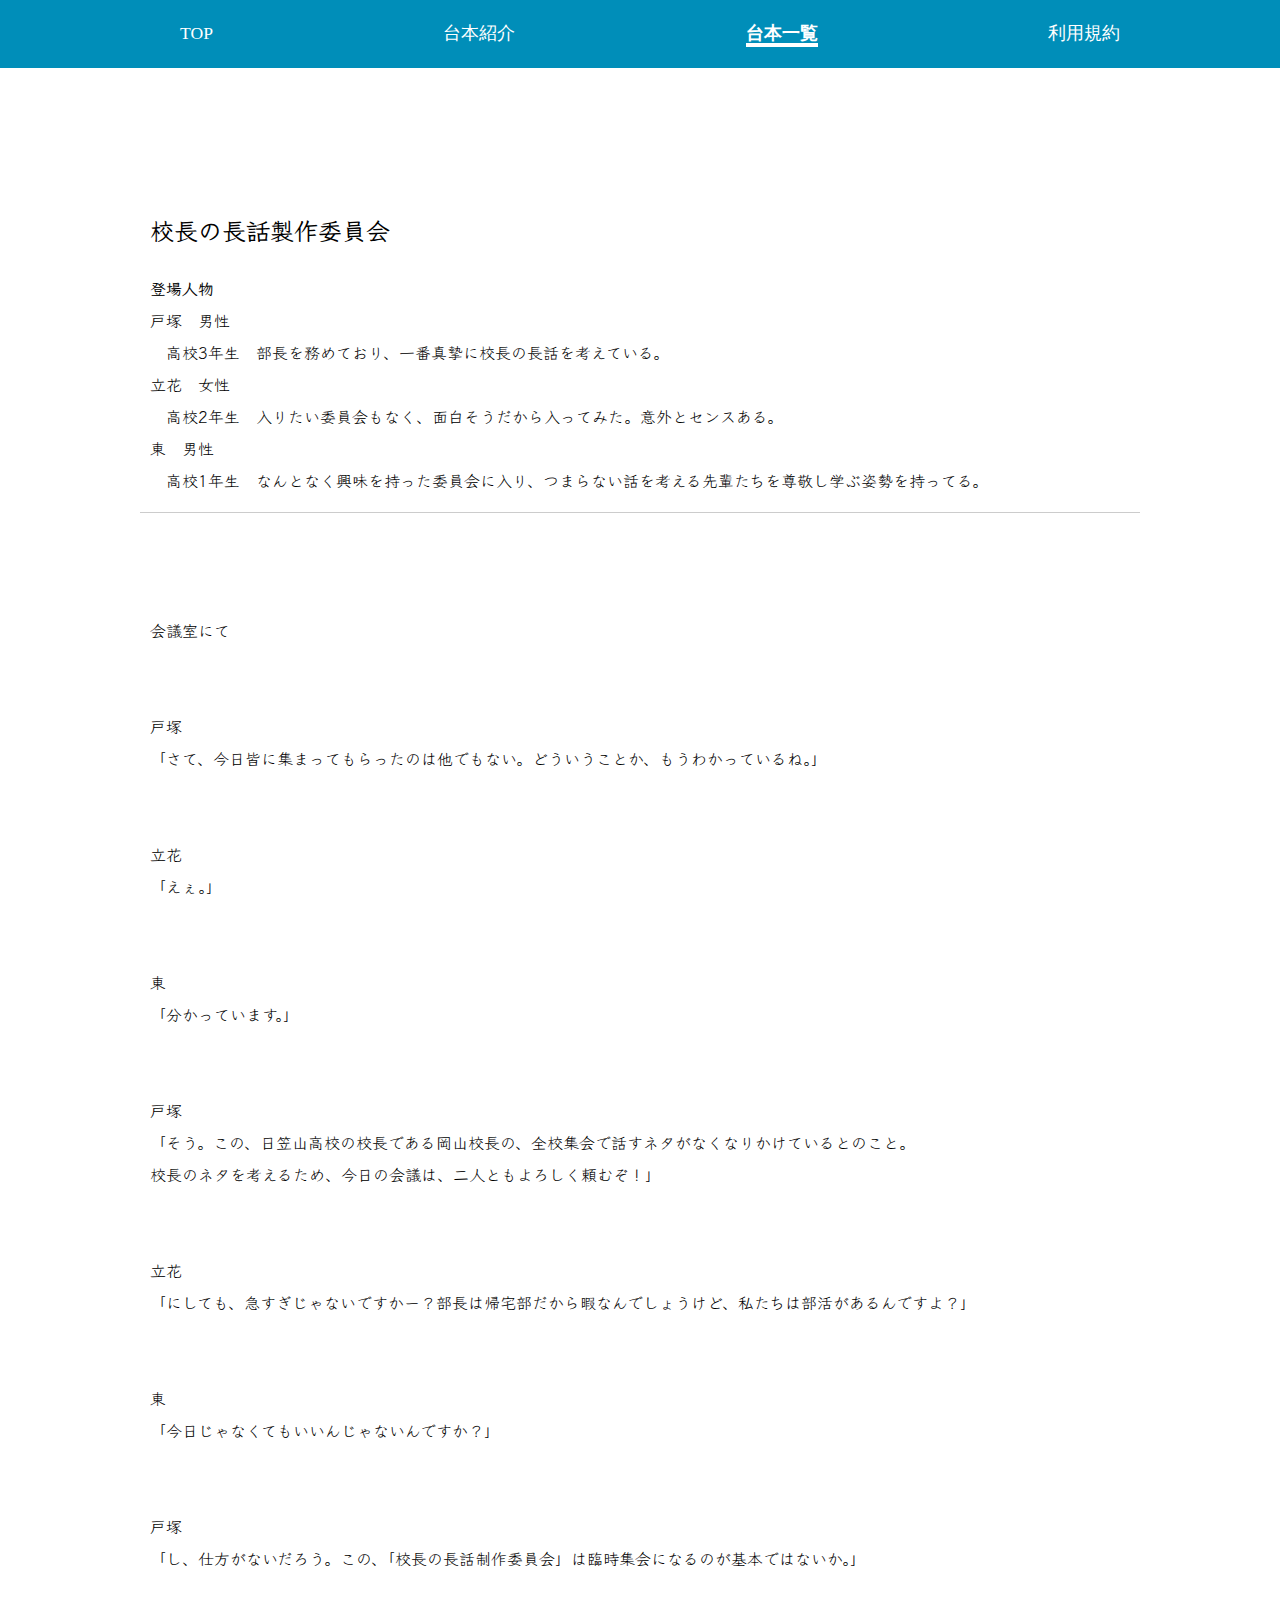
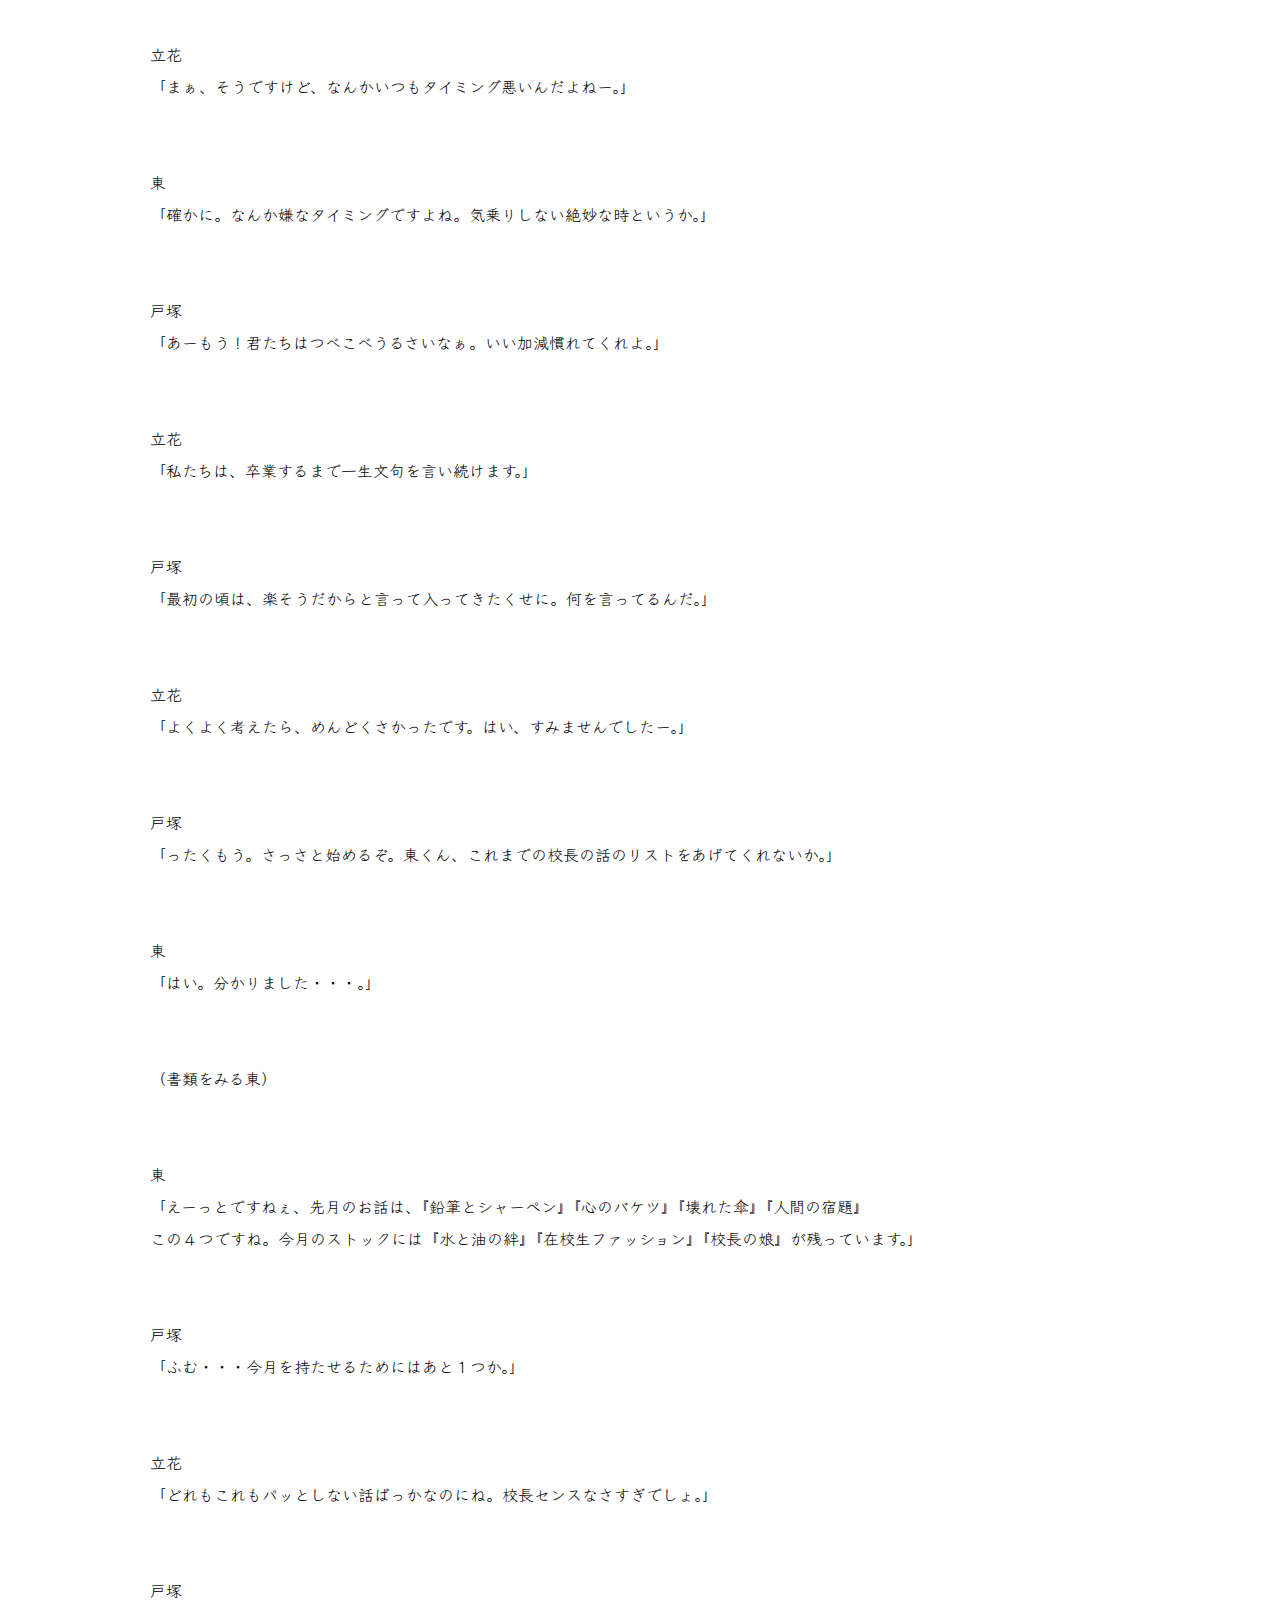
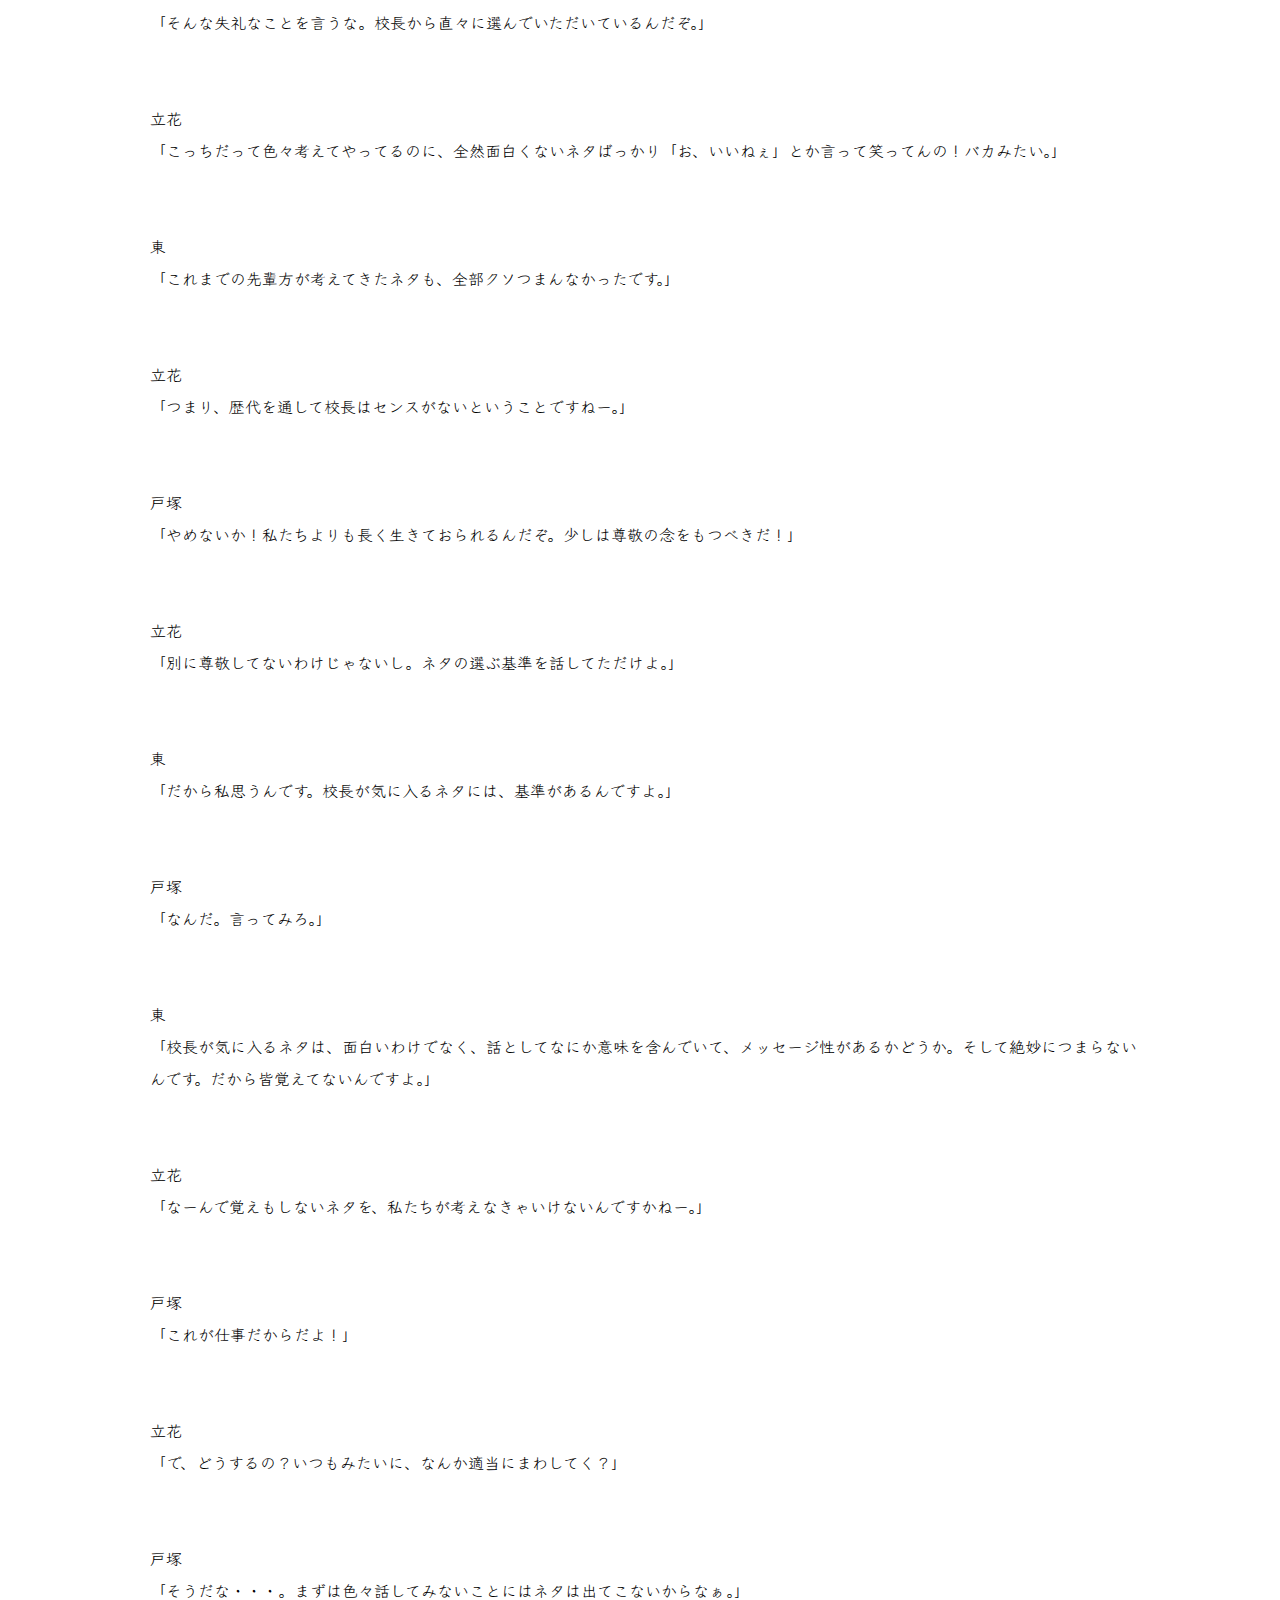
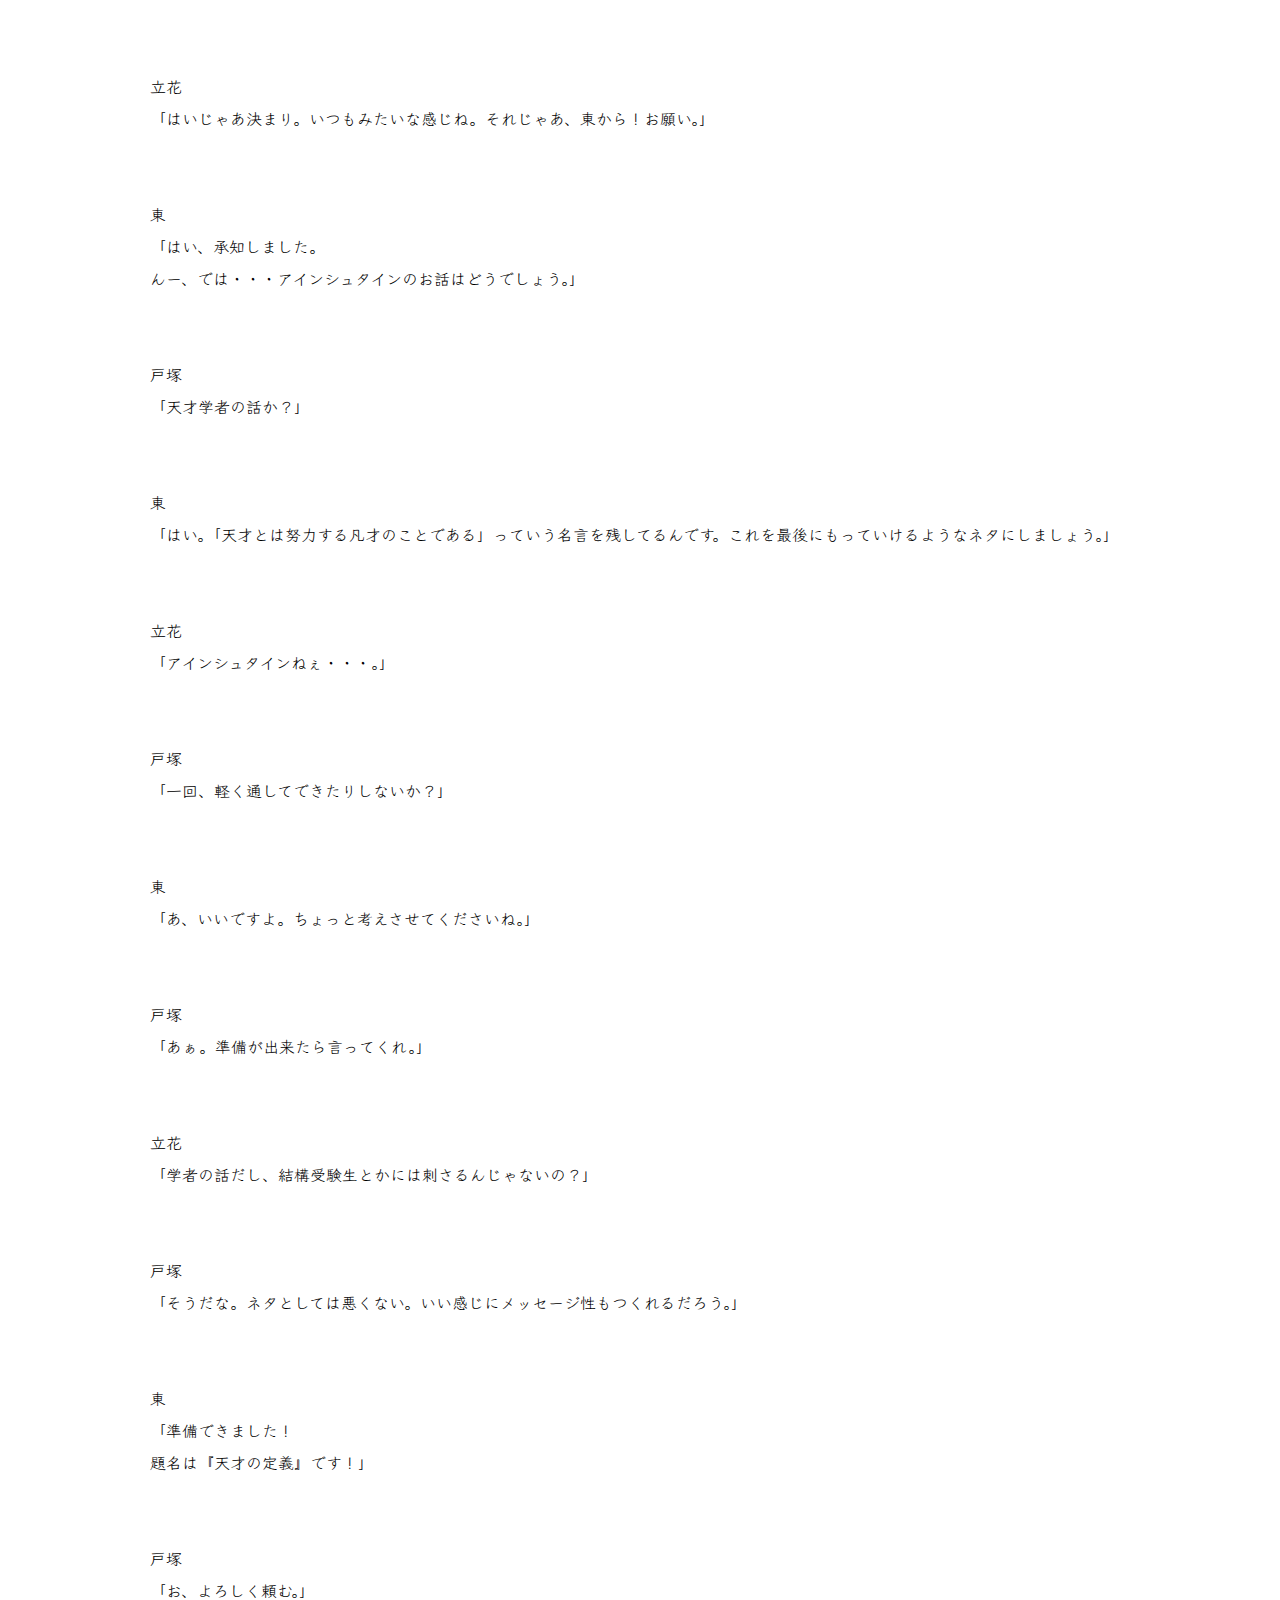
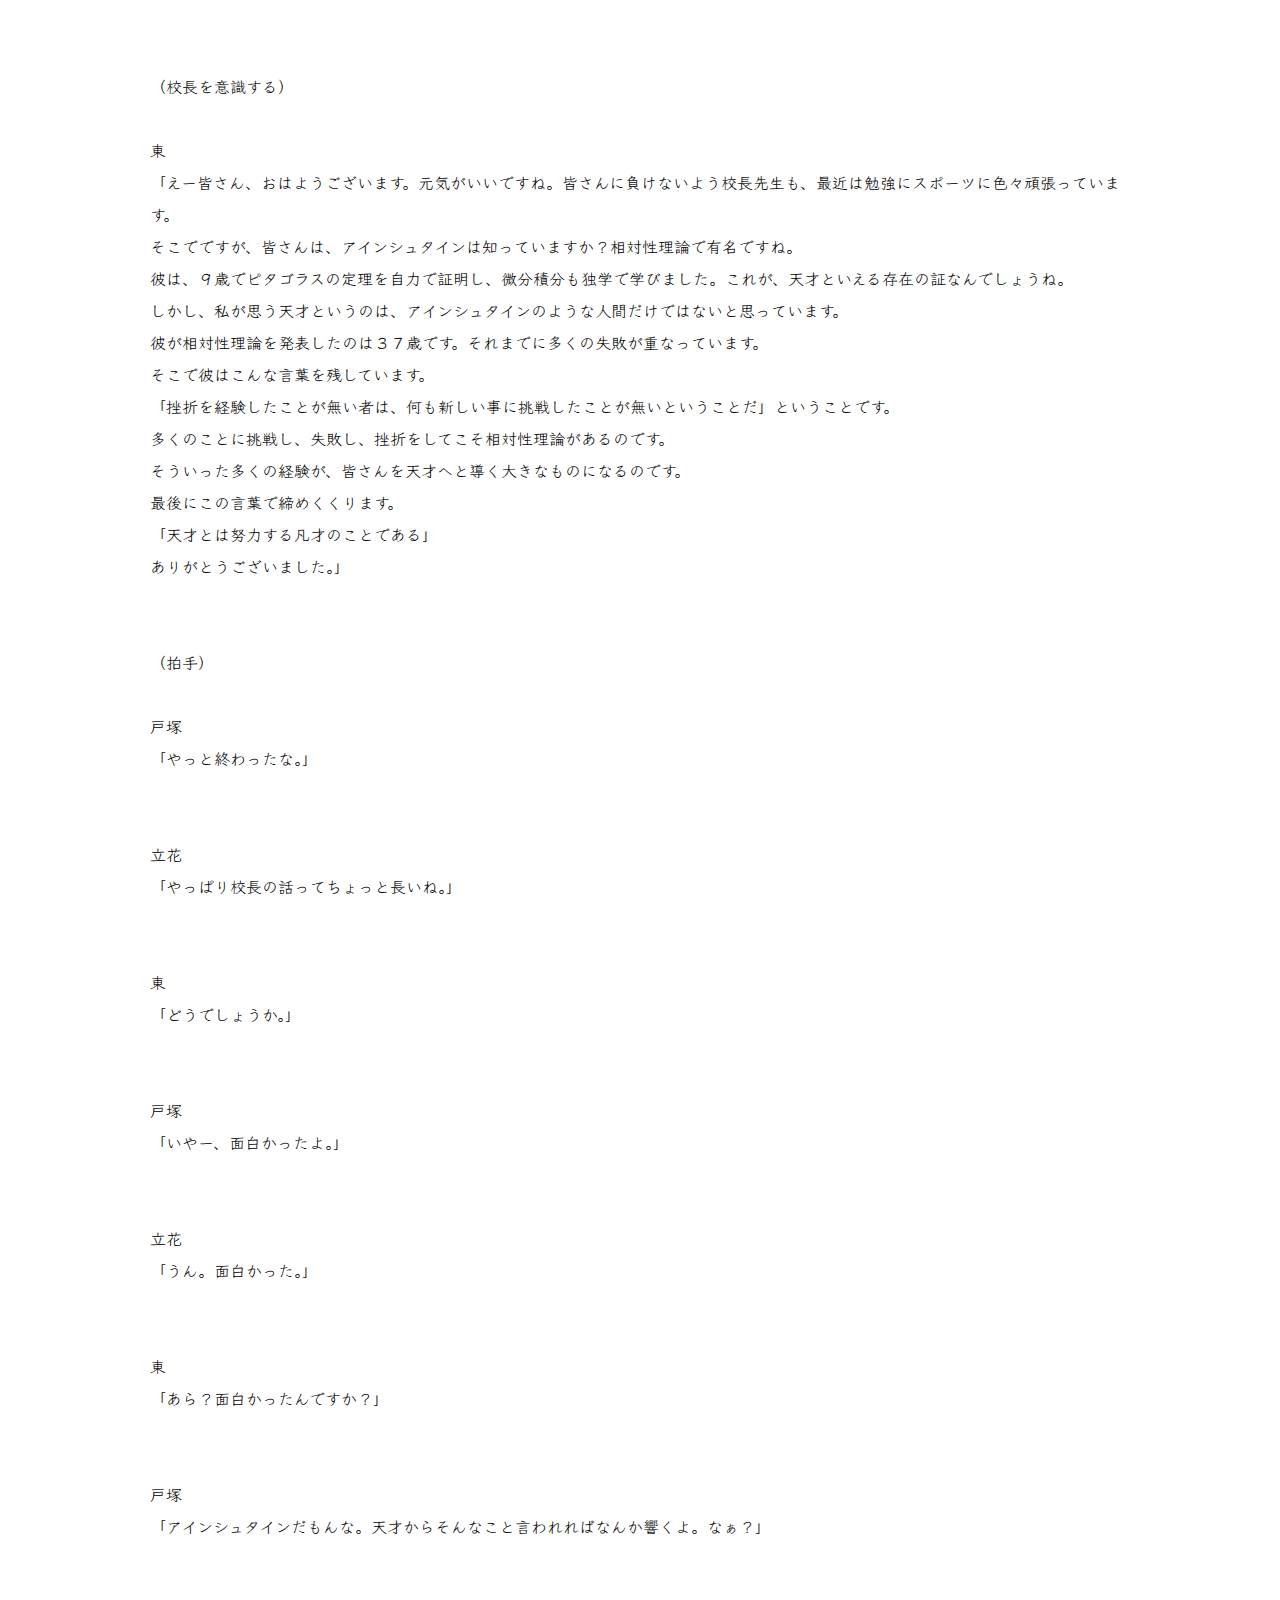
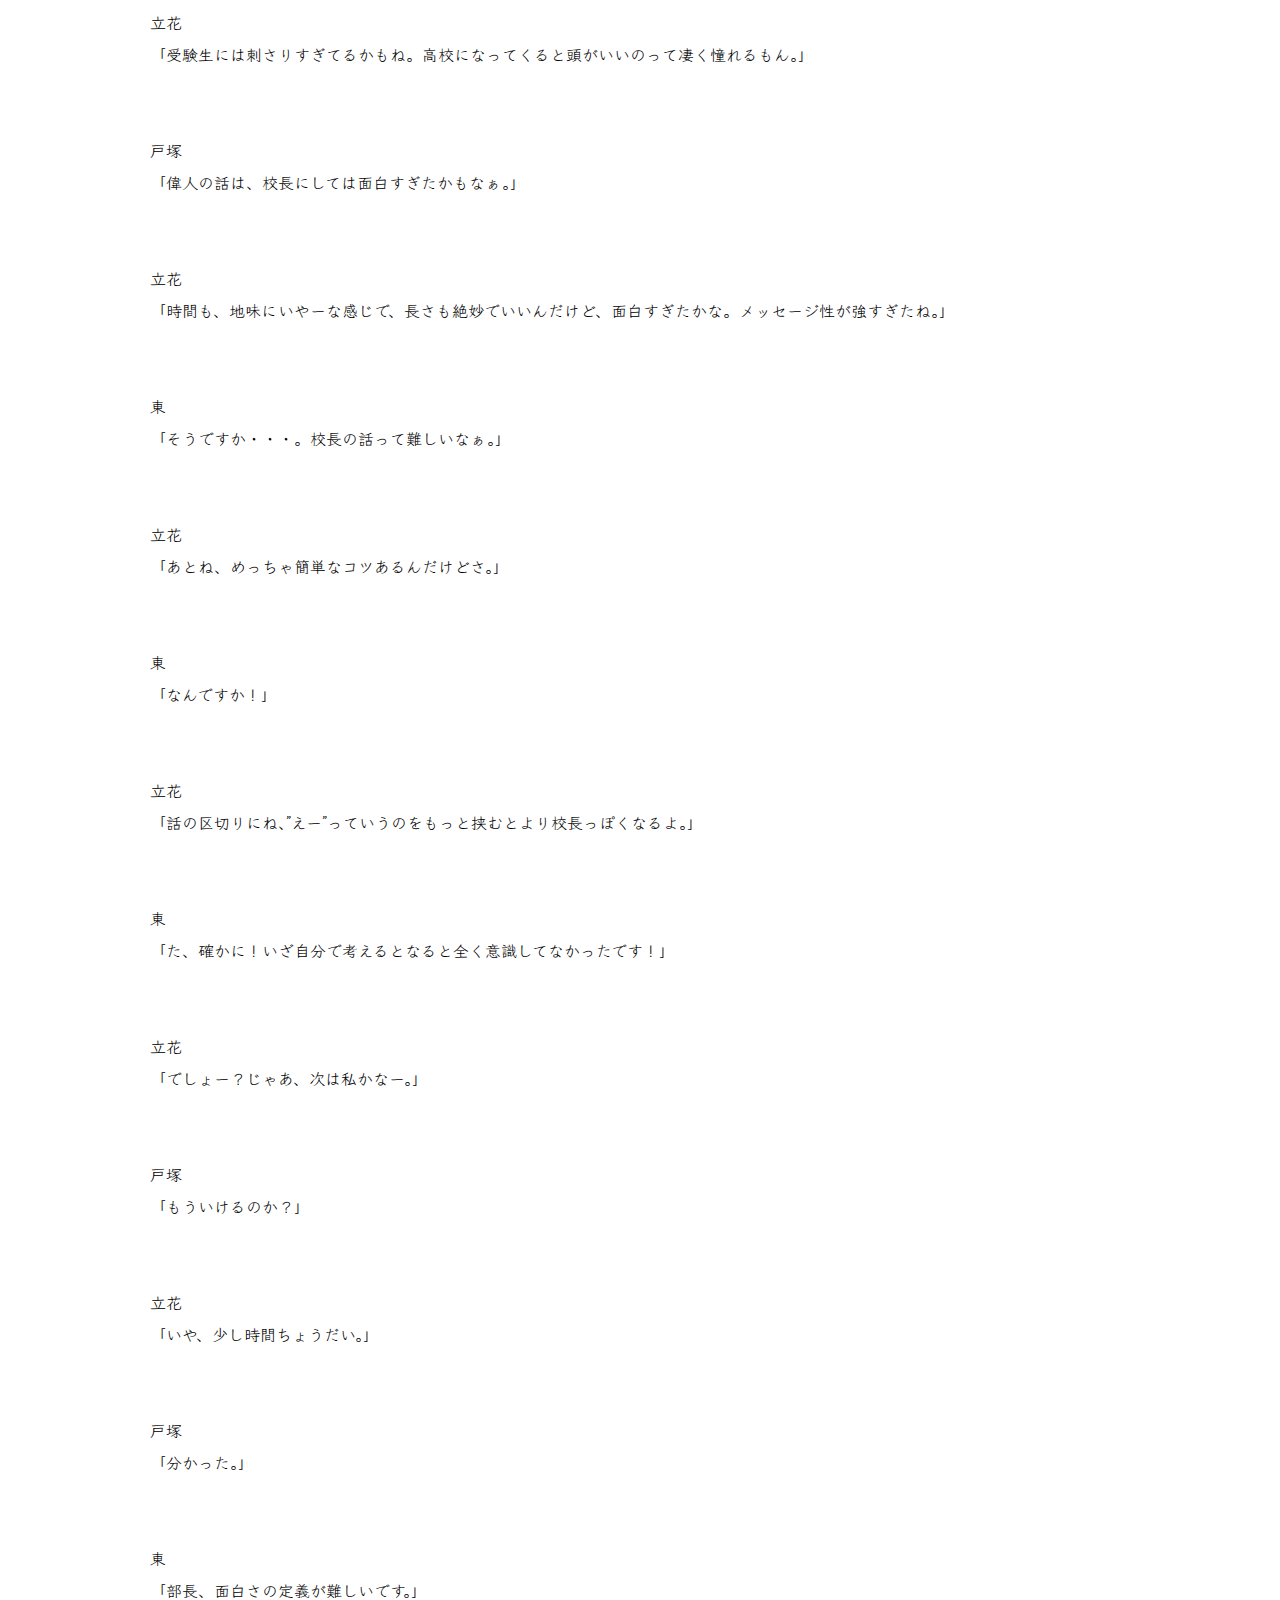
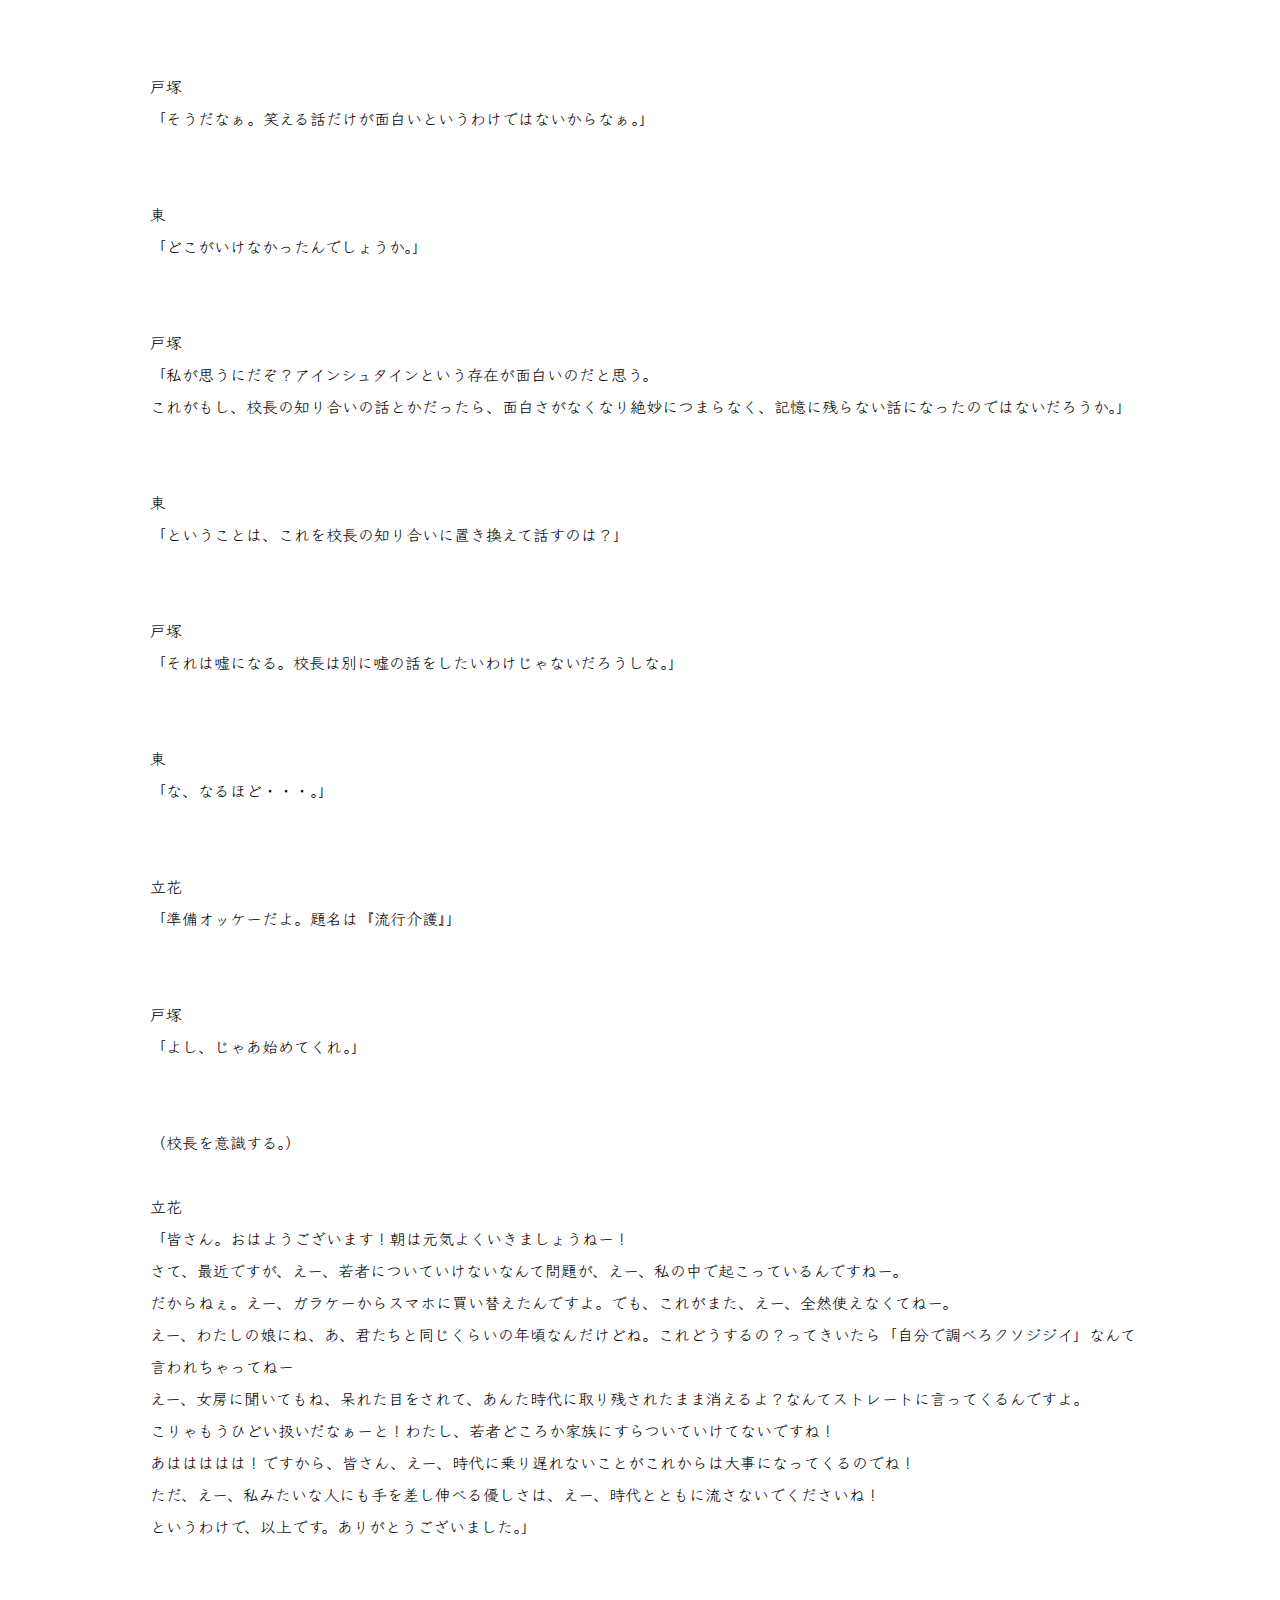
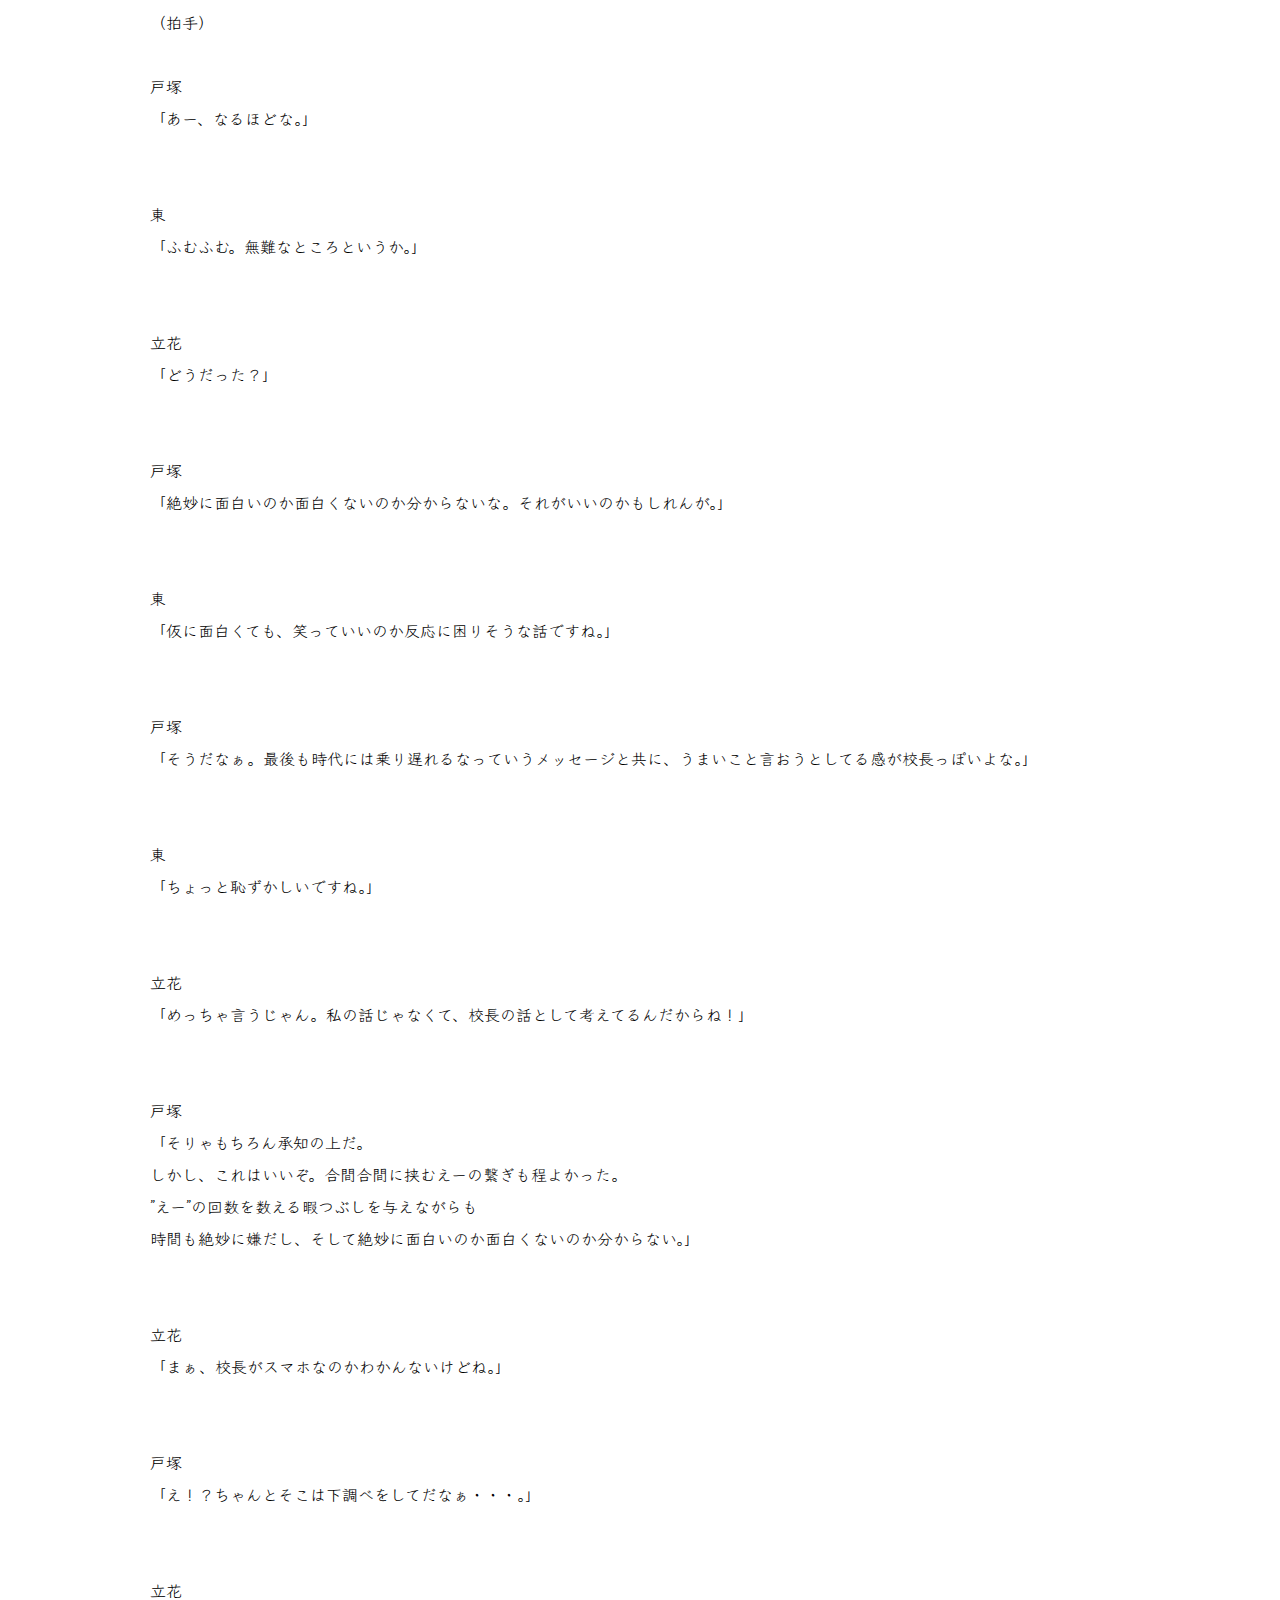
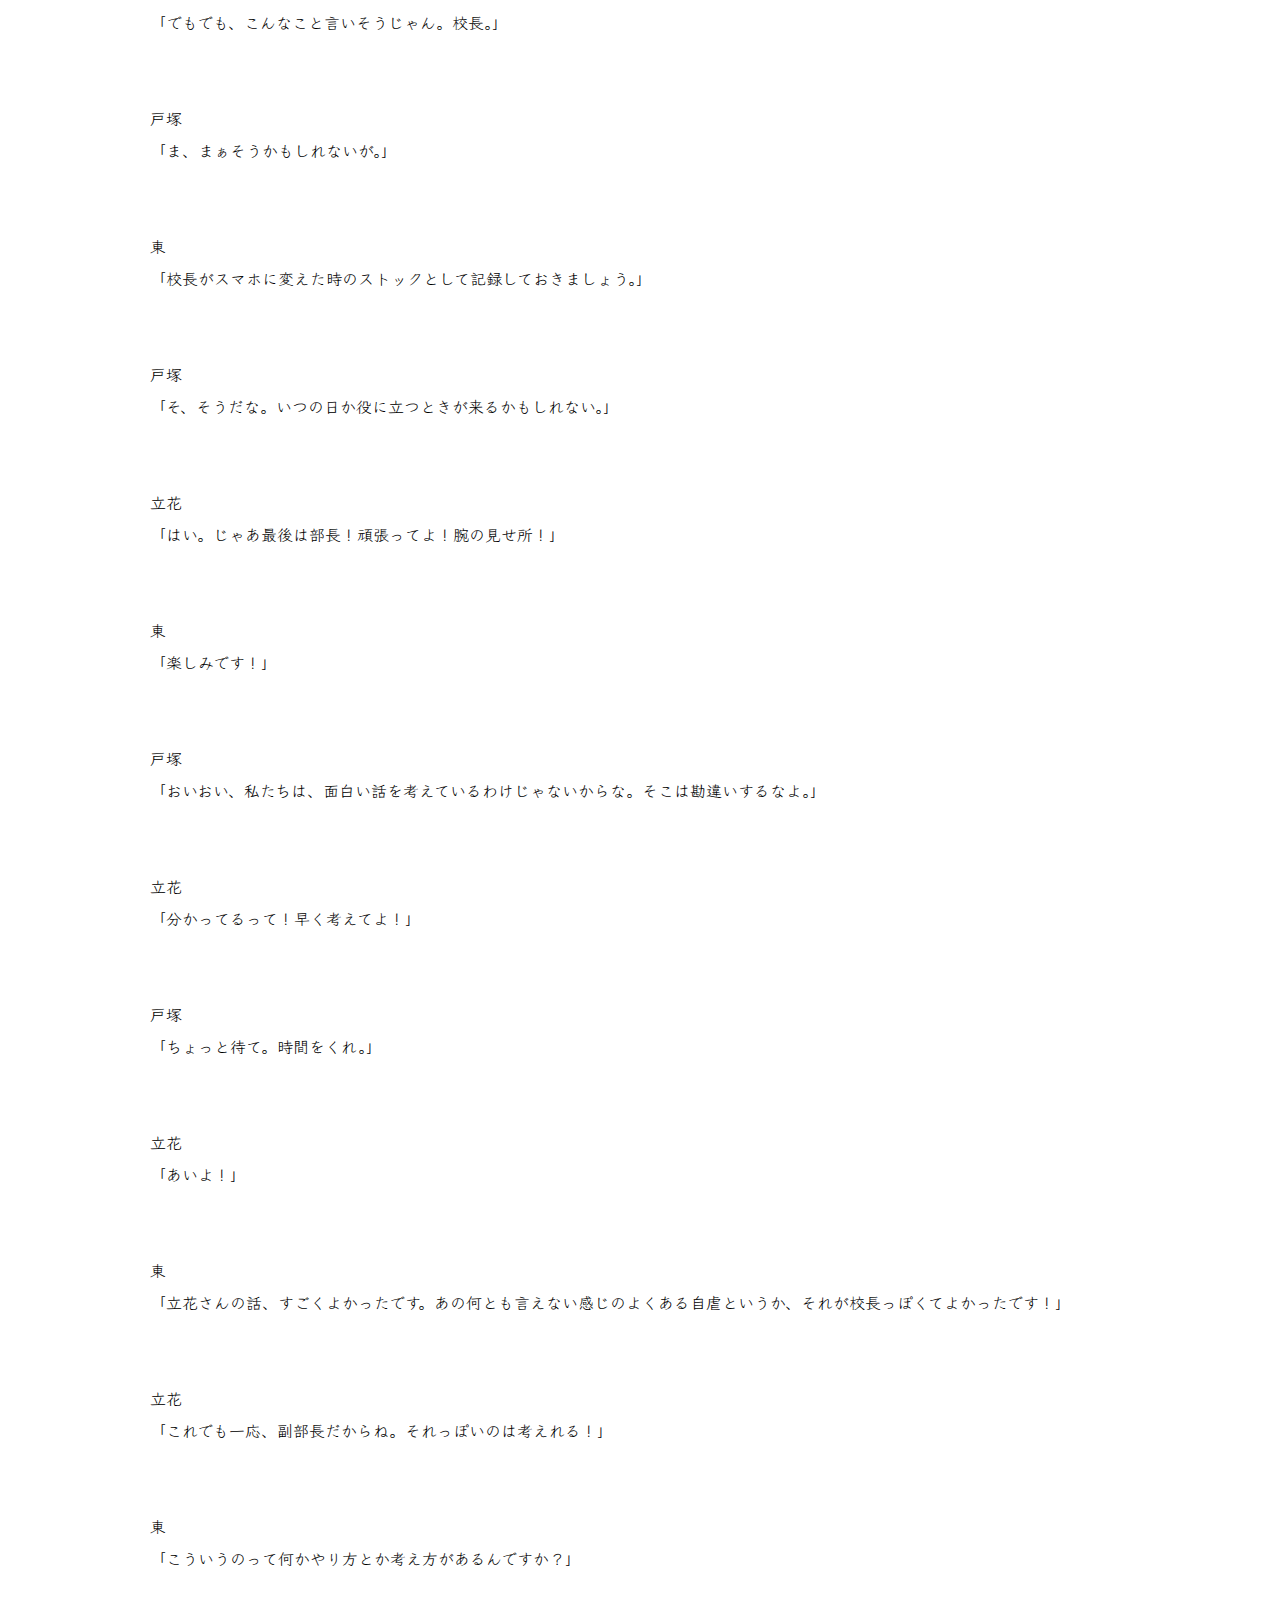
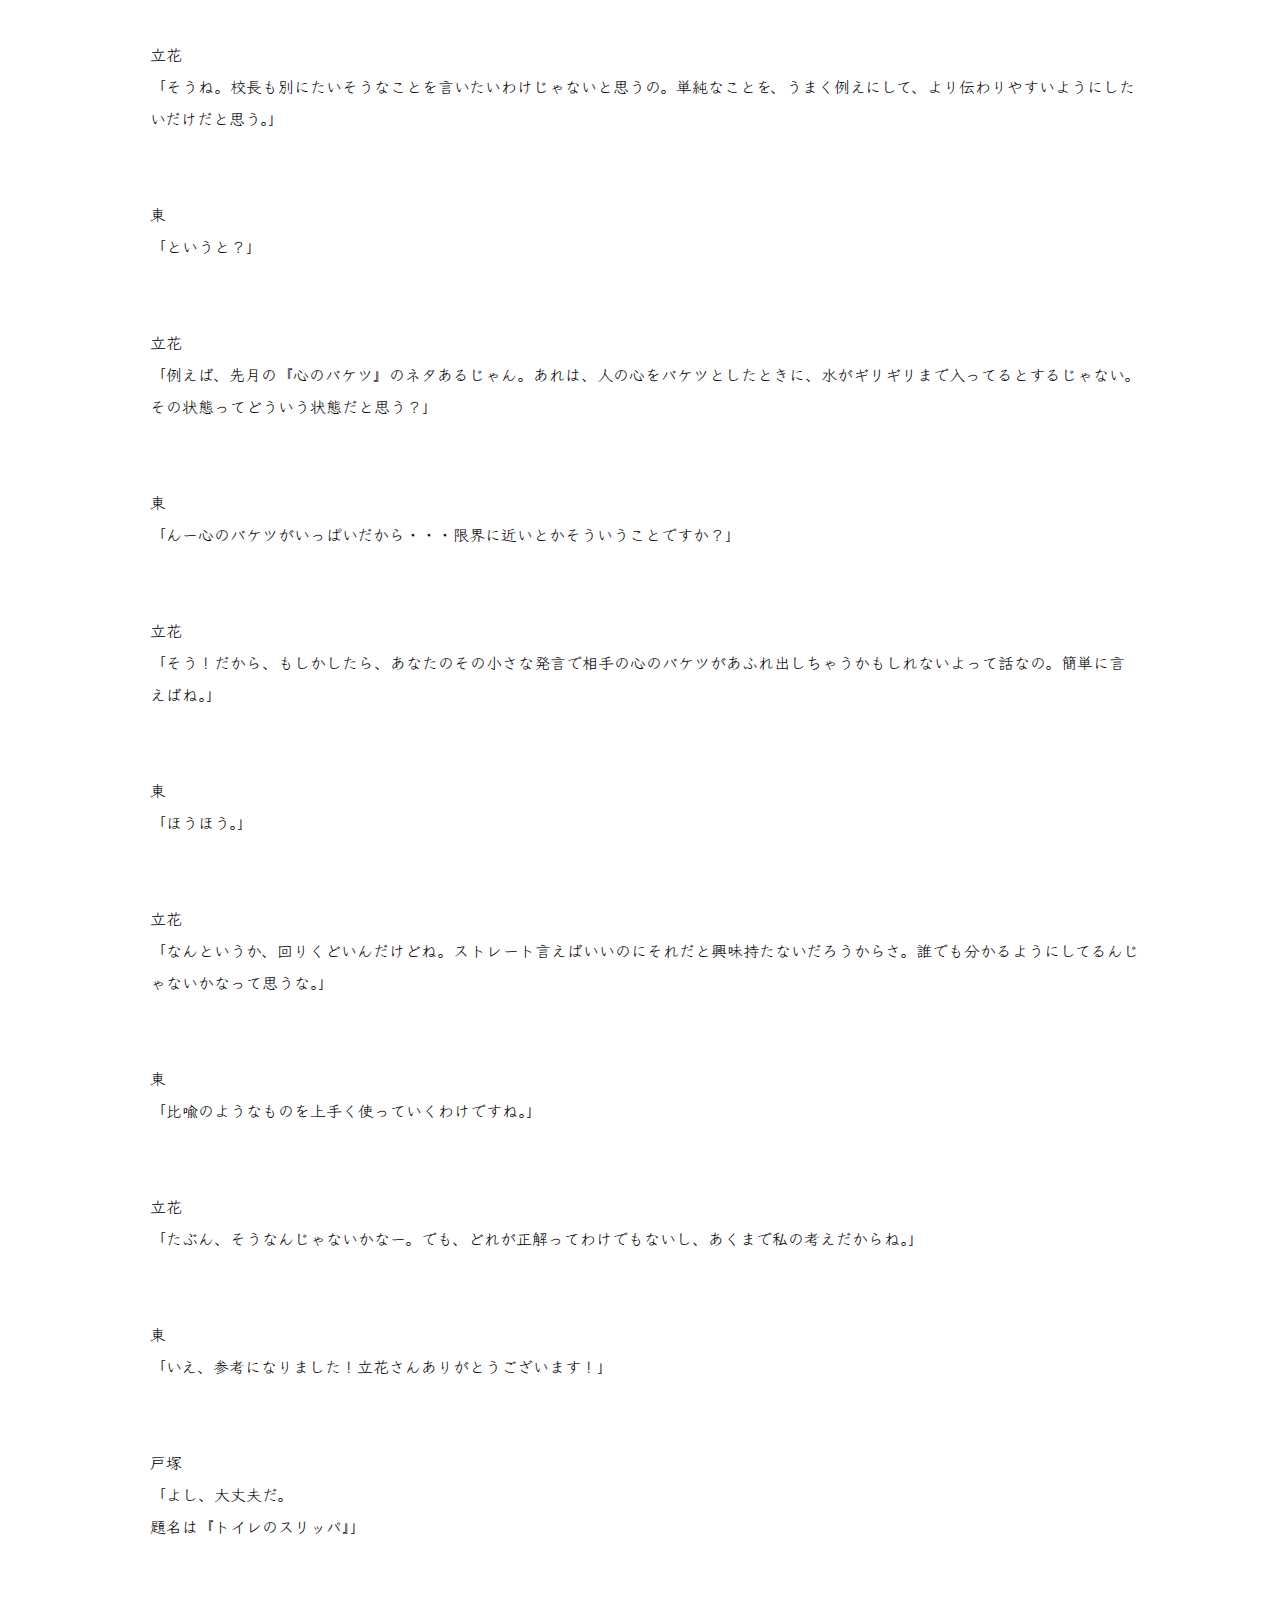
<file: contents/kouchou.html>
<!DOCTYPE html>
<html lang="ja">
<head>
    <meta charset="UTF-8">
    <meta name="viewport" content="width=device-width, initial-scale=1.0">
    <title>あめがやまないの台本置き場</title>
    <link rel="stylesheet" href="../reset.css">
    <link rel="stylesheet" href="../style.css">
    <link rel="preconnect" href="https://fonts.googleapis.com">
<link rel="preconnect" href="https://fonts.gstatic.com" crossorigin>
<link href="https://fonts.googleapis.com/css2?family=Klee+One&display=swap" rel="stylesheet">
</head>
<body>
    <header id="header">
        <nav id="navi">
            <ul>
                <li ><a href="../index.html">TOP</a></li>
                <li><a href="../library.html">台本紹介</a></li>
                <li><a id="now" href="../list.html">台本一覧</a></li>
                <li><a href="../agreenment.html">利用規約</a></li>
            </ul>
        </nav>
    </header>
    
    <main id="daihon">
        <section class="profile">
        <h1 class="site-title">校長の長話製作委員会</h1>
        <h2 class="section-title">登場人物</h2>
        <p>戸塚　男性<br>　高校3年生　部長を務めており、一番真摯に校長の長話を考えている。</p>
        <p>立花　女性<br>　高校2年生　入りたい委員会もなく、面白そうだから入ってみた。意外とセンスある。</p>
        <p>東　男性<br>　高校1年生　なんとなく興味を持った委員会に入り、つまらない話を考える先輩たちを尊敬し学ぶ姿勢を持ってる。</p>
        </section>


        <hr>

        
        <section class="content">
            <p>
                
                会議室にて<br><br><br>
                
                戸塚<br>
                「さて、今日皆に集まってもらったのは他でもない。どういうことか、もうわかっているね。」<br><br><br>
                立花<br>
                「えぇ。」<br><br><br>
                東<br>
                「分かっています。」<br><br><br>
                戸塚<br>
                「そう。この、日笠山高校の校長である岡山校長の、全校集会で話すネタがなくなりかけているとのこと。<br>
                校長のネタを考えるため、今日の会議は、二人ともよろしく頼むぞ！」<br><br><br>
                立花<br>
                「にしても、急すぎじゃないですかー？部長は帰宅部だから暇なんでしょうけど、私たちは部活があるんですよ？」<br><br><br>
                東<br>
                「今日じゃなくてもいいんじゃないんですか？」<br><br><br>
                戸塚<br>
                「し、仕方がないだろう。この、「校長の長話制作委員会」は臨時集会になるのが基本ではないか。」<br><br><br>
                立花<br>
                「まぁ、そうですけど、なんかいつもタイミング悪いんだよねー。」<br><br><br>
                東<br>
                「確かに。なんか嫌なタイミングですよね。気乗りしない絶妙な時というか。」<br><br><br>
                戸塚<br>
                「あーもう！君たちはつべこべうるさいなぁ。いい加減慣れてくれよ。」<br><br><br>
                立花<br>
                「私たちは、卒業するまで一生文句を言い続けます。」<br><br><br>
                戸塚<br>
                「最初の頃は、楽そうだからと言って入ってきたくせに。何を言ってるんだ。」<br><br><br>
                立花<br>
                「よくよく考えたら、めんどくさかったです。はい、すみませんでしたー。」<br><br><br>
                戸塚<br>
                「ったくもう。さっさと始めるぞ。東くん、これまでの校長の話のリストをあげてくれないか。」<br><br><br>
                東<br>
                「はい。分かりました・・・。」<br><br><br>
                
                （書類をみる東）<br><br><br>
                東<br>
                「えーっとですねぇ、先月のお話は、『鉛筆とシャーペン』『心のバケツ』『壊れた傘』『人間の宿題』<br>
                この４つですね。今月のストックには『水と油の絆』『在校生ファッション』『校長の娘』が残っています。」<br><br><br>
                戸塚<br>
                「ふむ・・・今月を持たせるためにはあと１つか。」<br><br><br>
                立花<br>
                「どれもこれもパッとしない話ばっかなのにね。校長センスなさすぎでしょ。」<br><br><br>
                戸塚<br>
                「そんな失礼なことを言うな。校長から直々に選んでいただいているんだぞ。」<br><br><br>
                立花<br>
                「こっちだって色々考えてやってるのに、全然面白くないネタばっかり「お、いいねぇ」とか言って笑ってんの！バカみたい。」<br><br><br>
                東<br>
                「これまでの先輩方が考えてきたネタも、全部クソつまんなかったです。」<br><br><br>
                立花<br>
                「つまり、歴代を通して校長はセンスがないということですねー。」<br><br><br>
                戸塚<br>
                「やめないか！私たちよりも長く生きておられるんだぞ。少しは尊敬の念をもつべきだ！」<br><br><br>
                立花<br>
                「別に尊敬してないわけじゃないし。ネタの選ぶ基準を話してただけよ。」<br><br><br>
                東<br>
                「だから私思うんです。校長が気に入るネタには、基準があるんですよ。」<br><br><br>
                戸塚<br>
                「なんだ。言ってみろ。」<br><br><br>
                東<br>
                「校長が気に入るネタは、面白いわけでなく、話としてなにか意味を含んでいて、メッセージ性があるかどうか。そして絶妙につまらないんです。だから皆覚えてないんですよ。」<br><br><br>
                立花<br>
                「なーんで覚えもしないネタを、私たちが考えなきゃいけないんですかねー。」<br><br><br>
                戸塚<br>
                「これが仕事だからだよ！」<br><br><br>
                立花<br>
                「で、どうするの？いつもみたいに、なんか適当にまわしてく？」<br><br><br>
                戸塚<br>
                「そうだな・・・。まずは色々話してみないことにはネタは出てこないからなぁ。」<br><br><br>
                立花<br>
                「はいじゃあ決まり。いつもみたいな感じね。それじゃあ、東から！お願い。」<br><br><br>
                東<br>
                「はい、承知しました。<br>
                んー、では・・・アインシュタインのお話はどうでしょう。」<br><br><br>
                戸塚<br>
                「天才学者の話か？」<br><br><br>
                東<br>
                「はい。「天才とは努力する凡才のことである」っていう名言を残してるんです。これを最後にもっていけるようなネタにしましょう。」<br><br><br>
                立花<br>
                「アインシュタインねぇ・・・。」<br><br><br>
                戸塚<br>
                「一回、軽く通してできたりしないか？」<br><br><br>
                東<br>
                「あ、いいですよ。ちょっと考えさせてくださいね。」<br><br><br>
                戸塚<br>
                「あぁ。準備が出来たら言ってくれ。」<br><br><br>
                立花<br>
                「学者の話だし、結構受験生とかには刺さるんじゃないの？」<br><br><br>
                戸塚<br>
                「そうだな。ネタとしては悪くない。いい感じにメッセージ性もつくれるだろう。」<br><br><br>
                東<br>
                「準備できました！<br>
                題名は『天才の定義』です！」<br><br><br>
                戸塚<br>
                「お、よろしく頼む。」<br><br><br>
                
                （校長を意識する）<br><br>
                東<br>
                「えー皆さん、おはようございます。元気がいいですね。皆さんに負けないよう校長先生も、最近は勉強にスポーツに色々頑張っています。<br>
                そこでですが、皆さんは、アインシュタインは知っていますか？相対性理論で有名ですね。<br>
                彼は、９歳でピタゴラスの定理を自力で証明し、微分積分も独学で学びました。これが、天才といえる存在の証なんでしょうね。<br>
                しかし、私が思う天才というのは、アインシュタインのような人間だけではないと思っています。<br>
                彼が相対性理論を発表したのは３７歳です。それまでに多くの失敗が重なっています。<br>
                そこで彼はこんな言葉を残しています。<br>
                「挫折を経験したことが無い者は、何も新しい事に挑戦したことが無いということだ」ということです。<br>
                多くのことに挑戦し、失敗し、挫折をしてこそ相対性理論があるのです。<br>
                そういった多くの経験が、皆さんを天才へと導く大きなものになるのです。<br>
                最後にこの言葉で締めくくります。<br>
                「天才とは努力する凡才のことである」<br>
                ありがとうございました。」<br><br><br>
                
                （拍手）<br><br>
                
                戸塚<br>
                「やっと終わったな。」<br><br><br>
                立花<br>
                「やっぱり校長の話ってちょっと長いね。」<br><br><br>
                東<br>
                「どうでしょうか。」<br><br><br>
                戸塚<br>
                「いやー、面白かったよ。」<br><br><br>
                立花<br>
                「うん。面白かった。」<br><br><br>
                東<br>
                「あら？面白かったんですか？」<br><br><br>
                戸塚<br>
                「アインシュタインだもんな。天才からそんなこと言われればなんか響くよ。なぁ？」<br><br><br>
                立花<br>
                「受験生には刺さりすぎてるかもね。高校になってくると頭がいいのって凄く憧れるもん。」<br><br><br>
                戸塚<br>
                「偉人の話は、校長にしては面白すぎたかもなぁ。」<br><br><br>
                立花<br>
                「時間も、地味にいやーな感じで、長さも絶妙でいいんだけど、面白すぎたかな。メッセージ性が強すぎたね。」<br><br><br>
                東<br>
                「そうですか・・・。校長の話って難しいなぁ。」<br><br><br>
                立花<br>
                「あとね、めっちゃ簡単なコツあるんだけどさ。」<br><br><br>
                東<br>
                「なんですか！」<br><br><br>
                立花<br>
                「話の区切りにね、”えー”っていうのをもっと挟むとより校長っぽくなるよ。」<br><br><br>
                東<br>
                「た、確かに！いざ自分で考えるとなると全く意識してなかったです！」<br><br><br>
                立花<br>
                「でしょー？じゃあ、次は私かなー。」<br><br><br>
                戸塚<br>
                「もういけるのか？」<br><br><br>
                立花<br>
                「いや、少し時間ちょうだい。」<br><br><br>
                戸塚<br>
                「分かった。」<br><br><br>
                東<br>
                「部長、面白さの定義が難しいです。」<br><br><br>
                戸塚<br>
                「そうだなぁ。笑える話だけが面白いというわけではないからなぁ。」<br><br><br>
                東<br>
                「どこがいけなかったんでしょうか。」<br><br><br>
                戸塚<br>
                「私が思うにだぞ？アインシュタインという存在が面白いのだと思う。<br>
                これがもし、校長の知り合いの話とかだったら、面白さがなくなり絶妙につまらなく、記憶に残らない話になったのではないだろうか。」<br><br><br>
                東<br>
                「ということは、これを校長の知り合いに置き換えて話すのは？」<br><br><br>
                戸塚<br>
                「それは嘘になる。校長は別に嘘の話をしたいわけじゃないだろうしな。」<br><br><br>
                東<br>
                「な、なるほど・・・。」<br><br><br>
                立花<br>
                「準備オッケーだよ。題名は『流行介護』」<br><br><br>
                戸塚<br>
                「よし、じゃあ始めてくれ。」<br><br><br>
                
                （校長を意識する。）<br><br>

                立花<br>
                「皆さん。おはようございます！朝は元気よくいきましょうねー！<br>
                さて、最近ですが、えー、若者についていけないなんて問題が、えー、私の中で起こっているんですねー。<br>
                だからねぇ。えー、ガラケーからスマホに買い替えたんですよ。でも、これがまた、えー、全然使えなくてねー。<br>
                えー、わたしの娘にね、あ、君たちと同じくらいの年頃なんだけどね。これどうするの？ってきいたら「自分で調べろクソジジイ」なんて言われちゃってねー<br>
                えー、女房に聞いてもね、呆れた目をされて、あんた時代に取り残されたまま消えるよ？なんてストレートに言ってくるんですよ。<br>
                こりゃもうひどい扱いだなぁーと！わたし、若者どころか家族にすらついていけてないですね！<br>
                あははははは！ですから、皆さん、えー、時代に乗り遅れないことがこれからは大事になってくるのでね！<br>
                ただ、えー、私みたいな人にも手を差し伸べる優しさは、えー、時代とともに流さないでくださいね！<br>
                というわけで、以上です。ありがとうございました。」<br><br><br>
                
                （拍手）<br><br>
                
                戸塚<br>
                「あー、なるほどな。」<br><br><br>
                東<br>
                「ふむふむ。無難なところというか。」<br><br><br>
                立花<br>
                「どうだった？」<br><br><br>
                戸塚<br>
                「絶妙に面白いのか面白くないのか分からないな。それがいいのかもしれんが。」<br><br><br>
                東<br>
                「仮に面白くても、笑っていいのか反応に困りそうな話ですね。」<br><br><br>
                戸塚<br>
                「そうだなぁ。最後も時代には乗り遅れるなっていうメッセージと共に、うまいこと言おうとしてる感が校長っぽいよな。」<br><br><br>
                東<br>
                「ちょっと恥ずかしいですね。」<br><br><br>
                立花<br>
                「めっちゃ言うじゃん。私の話じゃなくて、校長の話として考えてるんだからね！」<br><br><br>
                戸塚<br>
                「そりゃもちろん承知の上だ。<br>
                しかし、これはいいぞ。合間合間に挟むえーの繋ぎも程よかった。<br>
                ”えー”の回数を数える暇つぶしを与えながらも<br>
                時間も絶妙に嫌だし、そして絶妙に面白いのか面白くないのか分からない。」<br><br><br>
                立花<br>
                「まぁ、校長がスマホなのかわかんないけどね。」<br><br><br>
                戸塚<br>
                「え！？ちゃんとそこは下調べをしてだなぁ・・・。」<br><br><br>
                立花<br>
                「でもでも、こんなこと言いそうじゃん。校長。」<br><br><br>
                戸塚<br>
                「ま、まぁそうかもしれないが。」<br><br><br>
                東<br>
                「校長がスマホに変えた時のストックとして記録しておきましょう。」<br><br><br>
                戸塚<br>
                「そ、そうだな。いつの日か役に立つときが来るかもしれない。」<br><br><br>
                立花<br>
                「はい。じゃあ最後は部長！頑張ってよ！腕の見せ所！」<br><br><br>
                東<br>
                「楽しみです！」<br><br><br>
                戸塚<br>
                「おいおい、私たちは、面白い話を考えているわけじゃないからな。そこは勘違いするなよ。」<br><br><br>
                立花<br>
                「分かってるって！早く考えてよ！」<br><br><br>
                戸塚<br>
                「ちょっと待て。時間をくれ。」<br><br><br>
                立花<br>
                「あいよ！」<br><br><br>
                東<br>
                「立花さんの話、すごくよかったです。あの何とも言えない感じのよくある自虐というか、それが校長っぽくてよかったです！」<br><br><br>
                立花<br>
                「これでも一応、副部長だからね。それっぽいのは考えれる！」<br><br><br>
                東<br>
                「こういうのって何かやり方とか考え方があるんですか？」<br><br><br>
                立花<br>
                「そうね。校長も別にたいそうなことを言いたいわけじゃないと思うの。単純なことを、うまく例えにして、より伝わりやすいようにしたいだけだと思う。」<br><br><br>
                東<br>
                「というと？」<br><br><br>
                立花<br>
                「例えば、先月の『心のバケツ』のネタあるじゃん。あれは、人の心をバケツとしたときに、水がギリギリまで入ってるとするじゃない。その状態ってどういう状態だと思う？」<br><br><br>
                東<br>
                「んー心のバケツがいっぱいだから・・・限界に近いとかそういうことですか？」<br><br><br>
                立花<br>
                「そう！だから、もしかしたら、あなたのその小さな発言で相手の心のバケツがあふれ出しちゃうかもしれないよって話なの。簡単に言えばね。」<br><br><br>
                東<br>
                「ほうほう。」<br><br><br>
                立花<br>
                「なんというか、回りくどいんだけどね。ストレート言えばいいのにそれだと興味持たないだろうからさ。誰でも分かるようにしてるんじゃないかなって思うな。」<br><br><br>
                東<br>
                「比喩のようなものを上手く使っていくわけですね。」<br><br><br>
                立花<br>
                「たぶん、そうなんじゃないかなー。でも、どれが正解ってわけでもないし、あくまで私の考えだからね。」<br><br><br>
                東<br>
                「いえ、参考になりました！立花さんありがとうございます！」<br><br><br>
                戸塚<br>
                「よし、大丈夫だ。<br>
                題名は『トイレのスリッパ』」<br><br><br>
                立花<br>
                「それじゃあ部長！よろしくぅ！」<br><br><br>
                
                （校長を意識する）<br><br>
                戸塚<br>
                「えー皆さんおはようございます。えー、受験生もね、そろそろ。えー、勉強の気合を入れていく頃かな。<br>
                先生は最近ね、放課後、えー、校舎を歩いているんだけどね。みんな偉いねぇ。ちゃんと掃除されているのが伝わってきます。<br>
                えー、きれいな教室がたくさんあって、先生は凄く気分がいいです。<br>
                ですが、えー。一つだけ気になるところがあったんですね。それがどこかというと。」<br><br><br>
                
                「トイレです。」<br><br><br>
                
                「もちろんね、えー、女子トイレは日高先生にね確認してもらいましたからね、私は見てませんよ？<br>
                そこで突然ですが、えー、私は生徒の皆さんの心を読むことが出来ます。<br>
                なぜでしょうか。はい、そこの君。」<br><br><br>
                立花<br>
                「え、私ですか！？話しをふってくるタイプの校長か・・・。えぇーっと。」<br><br><br>
                戸塚<br>
                「分からないみたいですね。答えは・・・<br>
                スリッパがぐちゃぐちゃになっているからです。<br>
                えー、今の皆さんには、余裕がなく、心が乱れている。そのように先生は思いますね。<br>
                トイレのスリッパを整える余裕すらない。えー、これでは非常に皆さんが心配です。<br>
                余裕のある人間というのは、えー、細かなことにも気づき気配りが上手だと私は思っています。<br>
                えー、学校をこんなにきれいにしてくれる皆さんなら、私は出来ると思っています。<br>
                もし、えー、何かが上手くいかなかったときは、えー、小さなことに目を向けてみてください。<br>
                そして，あー、何がダメなんだろうとか、えー、こうすればよかったのかなとか。<br>
                えー、この方法もあったかというようにいっぱい悩んでください。<br>
                視点を切り替えることで、えー、うまくいくかもしれません。というわけで皆さん。<br>
                えー、トイレのスリッパは並べてね。えー、以上です。ありがとうございました。」<br><br><br>
                
                （拍手）<br><br>
                
                立花<br>
                「あはははは！つまんねーーーーー！<br>
                詰まんな過ぎて面白いんだけど！」<br><br><br>
                東<br>
                「格の違いを思い知りました！校長ってこんなに”えー”って言うんですね！<br>
                しかも、こんなに詰まんないなんて！」<br><br><br>
                立花<br>
                「部長最高に詰まらなかったよ！」<br><br><br>
                東<br>
                「さすが部長です！」<br><br><br>
                戸塚<br>
                「あ、ありがとう・・・。」<br><br><br>
                立花<br>
                「時間も長くて嫌だし、ちょっと大げさな感じ？トイレのスリッパが乱れてるだけで生徒の心までは分かんないだろ！って言いたくなるような。」<br><br><br>
                東<br>
                「これも比喩なんですね！スリッパの乱れが心を表現してるんだ！」<br><br><br>
                立花<br>
                「長話の中にちょっとだけ笑いもいれようとしてる感じもね絶妙なのよ。「ちなみに女子トイレは見てませんからね」みたいなとこ！<br>
                別に気にしてないし、なんなら面白くないし、そこで挟んでくるのは、さすが校長って感じする！」<br><br><br>
                東<br>
                「生徒にも話をふることで余計にめんどくさい感じを高めるのもいいと思いました！」<br><br><br>
                立花<br>
                「最高にちょうどいい、詰まんなさとメッセージ性だったよ！」<br><br><br>
                戸塚<br>
                「あ、あぁ。ありがとう。」<br><br><br>
                東<br>
                「どうしたんですか部長！なんか元気ないですよ！」<br><br><br>
                戸塚<br>
                「そ、そうかぁ？そんなことないぞ・・・。」<br><br><br>
                立花<br>
                「ほら！とりあえず、校長に提出してきなよ！」<br><br><br>
                戸塚<br>
                「それもそうだな。ちょっと待っててくれ。」<br><br><br>
                東<br>
                「はーい。」<br><br><br><br>
                
                
                
                戸塚<br>
                「ただいま。」<br><br><br>
                立花<br>
                「お！どうなった！」<br><br><br>
                戸塚<br>
                「とりあえず、『天才の定義』と『流行介護』はストック。今月採用は『トイレのスリッパ』だって・・・。」<br><br><br>
                東<br>
                「お！やっぱり部長すごいです！」<br><br><br>
                立花<br>
                「だってちょーつまんなかったもん！やっぱ部長は天才だね！<br>
                3年間詰まんない話考えてたら、そりゃもうプロよプロ！<br>
                まじで面白くなかったよ！やっぱり校長センスないわー！あははははは！」<br><br><br>
                東<br>
                「部長みたいなことは考え付かないなぁ・・・。」<br><br><br>
                立花<br>
                「よーし！じゃあ私部活行ってくる！二人ともお疲れ様！」<br><br><br>
                東<br>
                「私も部活に行きます！お疲れ様でした！」<br><br><br>
                戸塚<br>
                「あ、あぁ。お疲れー・・・。」<br><br><br>

                「俺って詰まんないのかな・・・。」<br><br><br>
            </p>
        </section>
    </main>


    <footer id="footer">
        <p>&copy;amymnot</p>
    </footer>
</body>
</html>
</file>
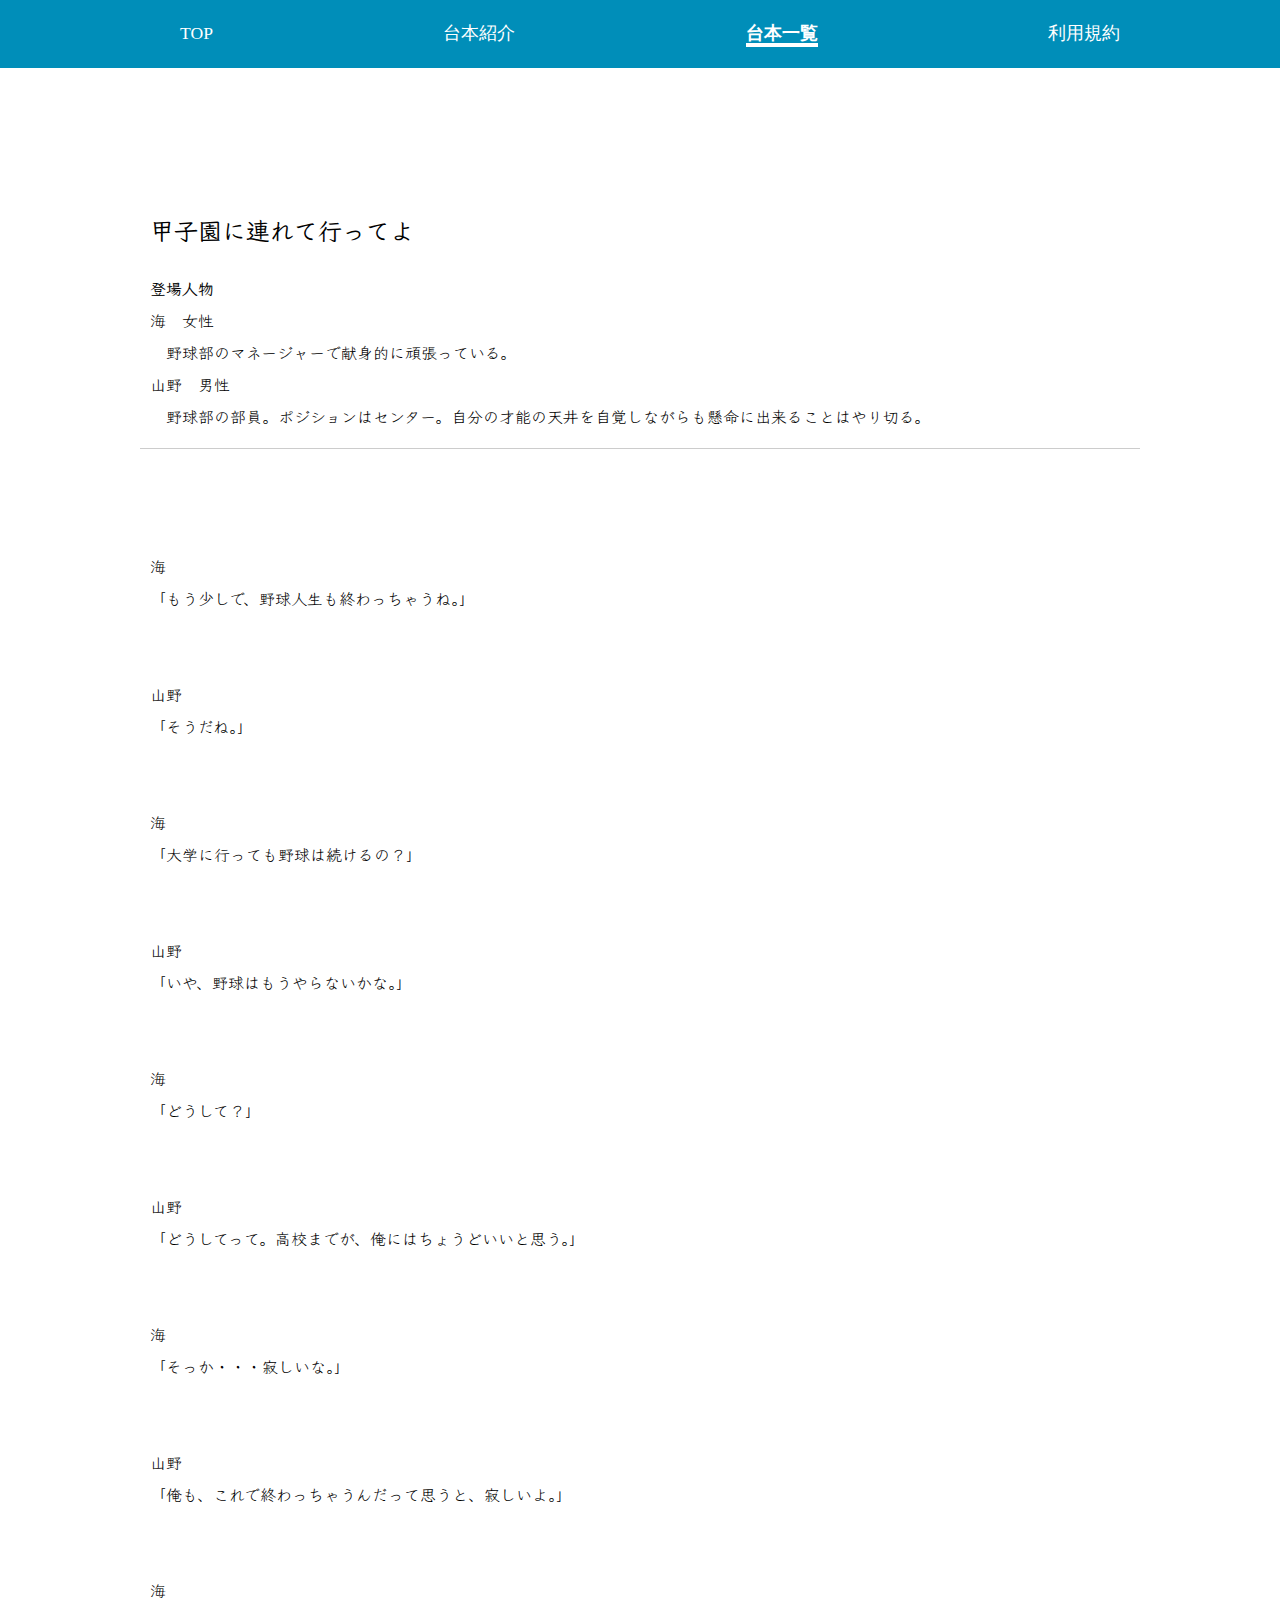
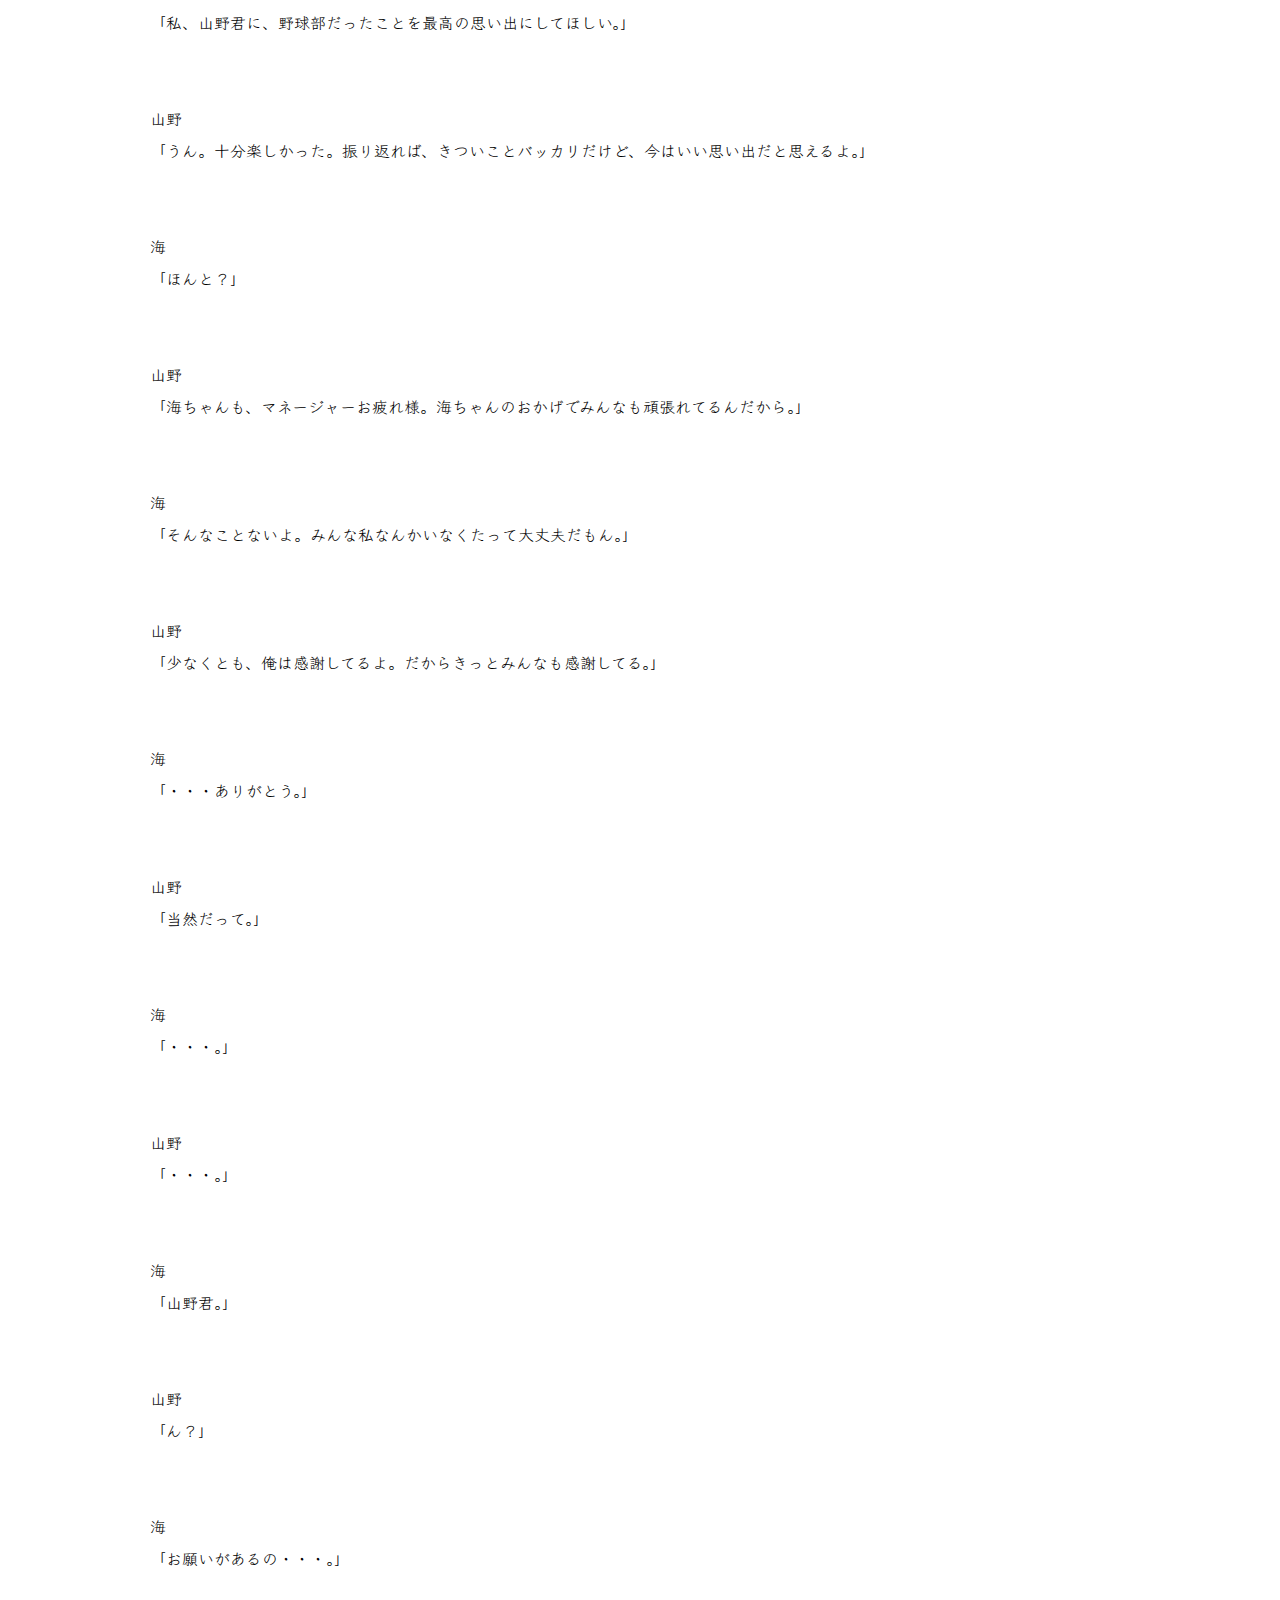
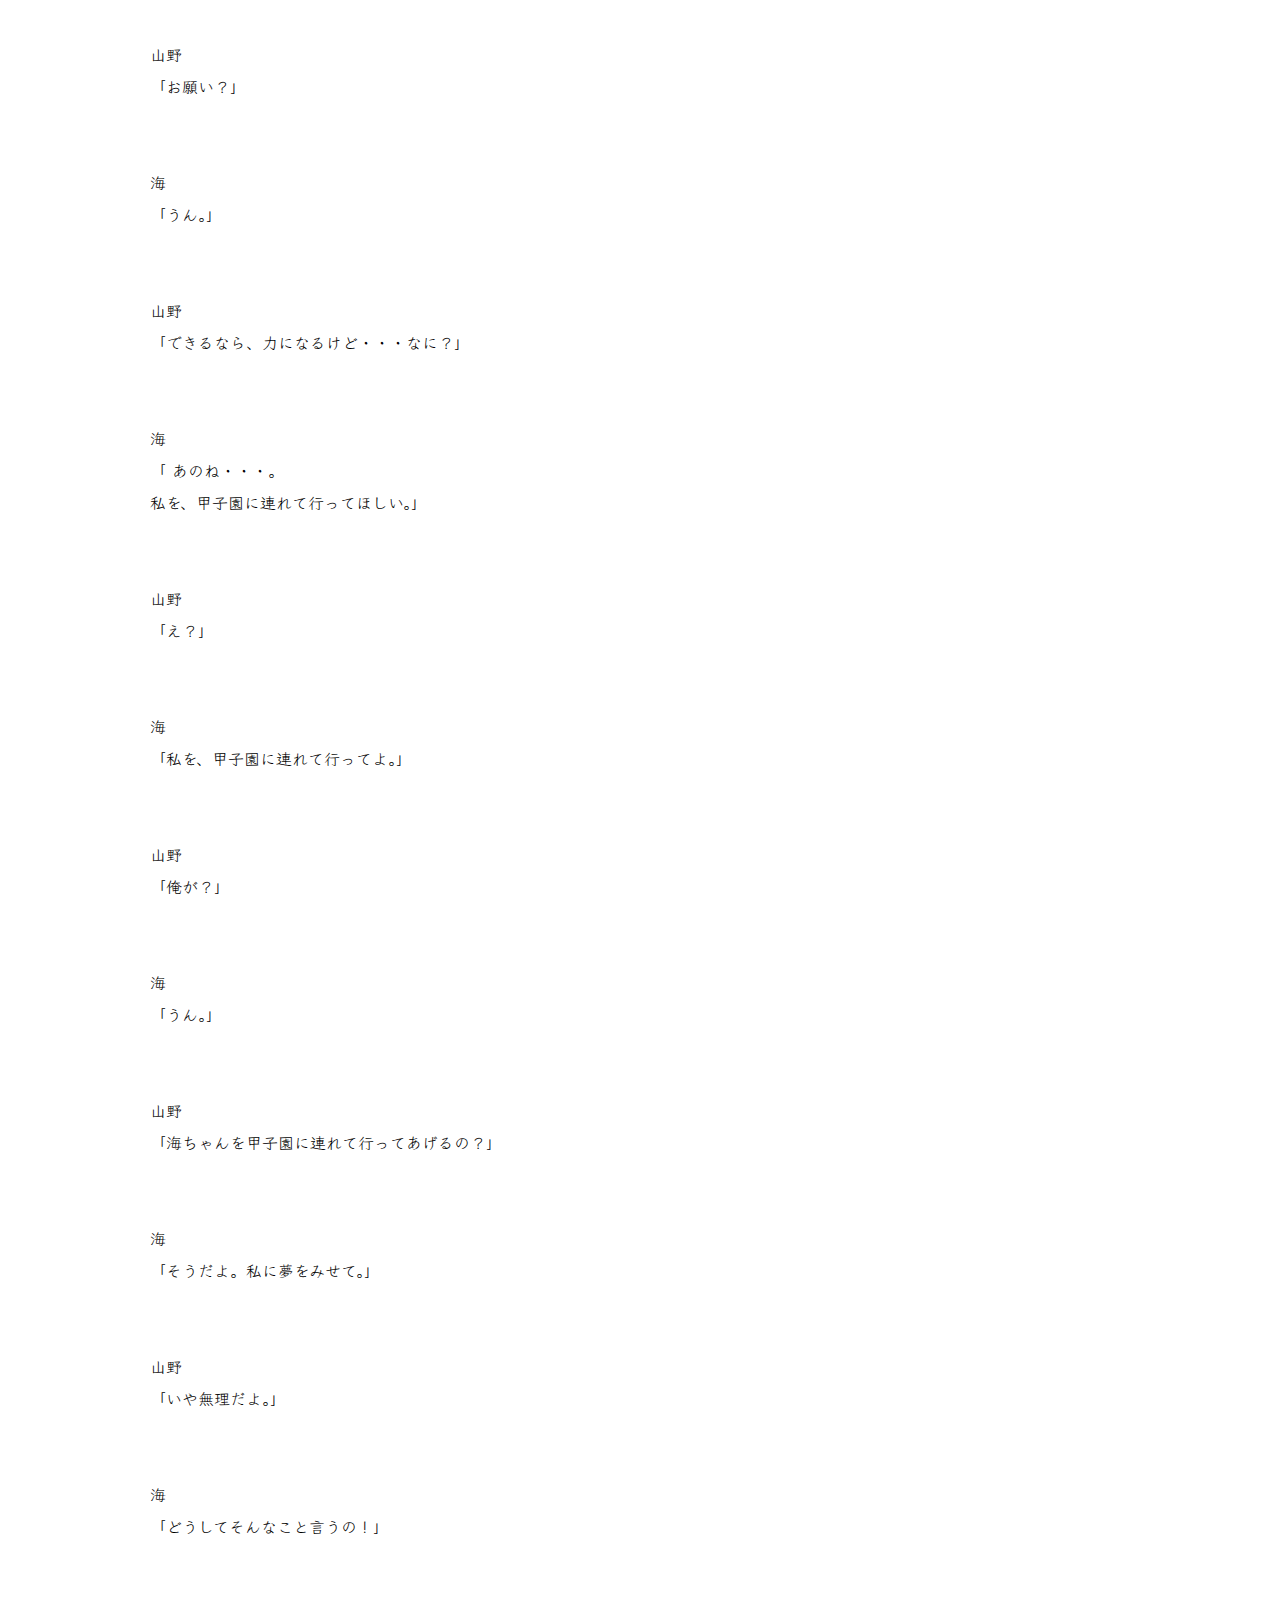
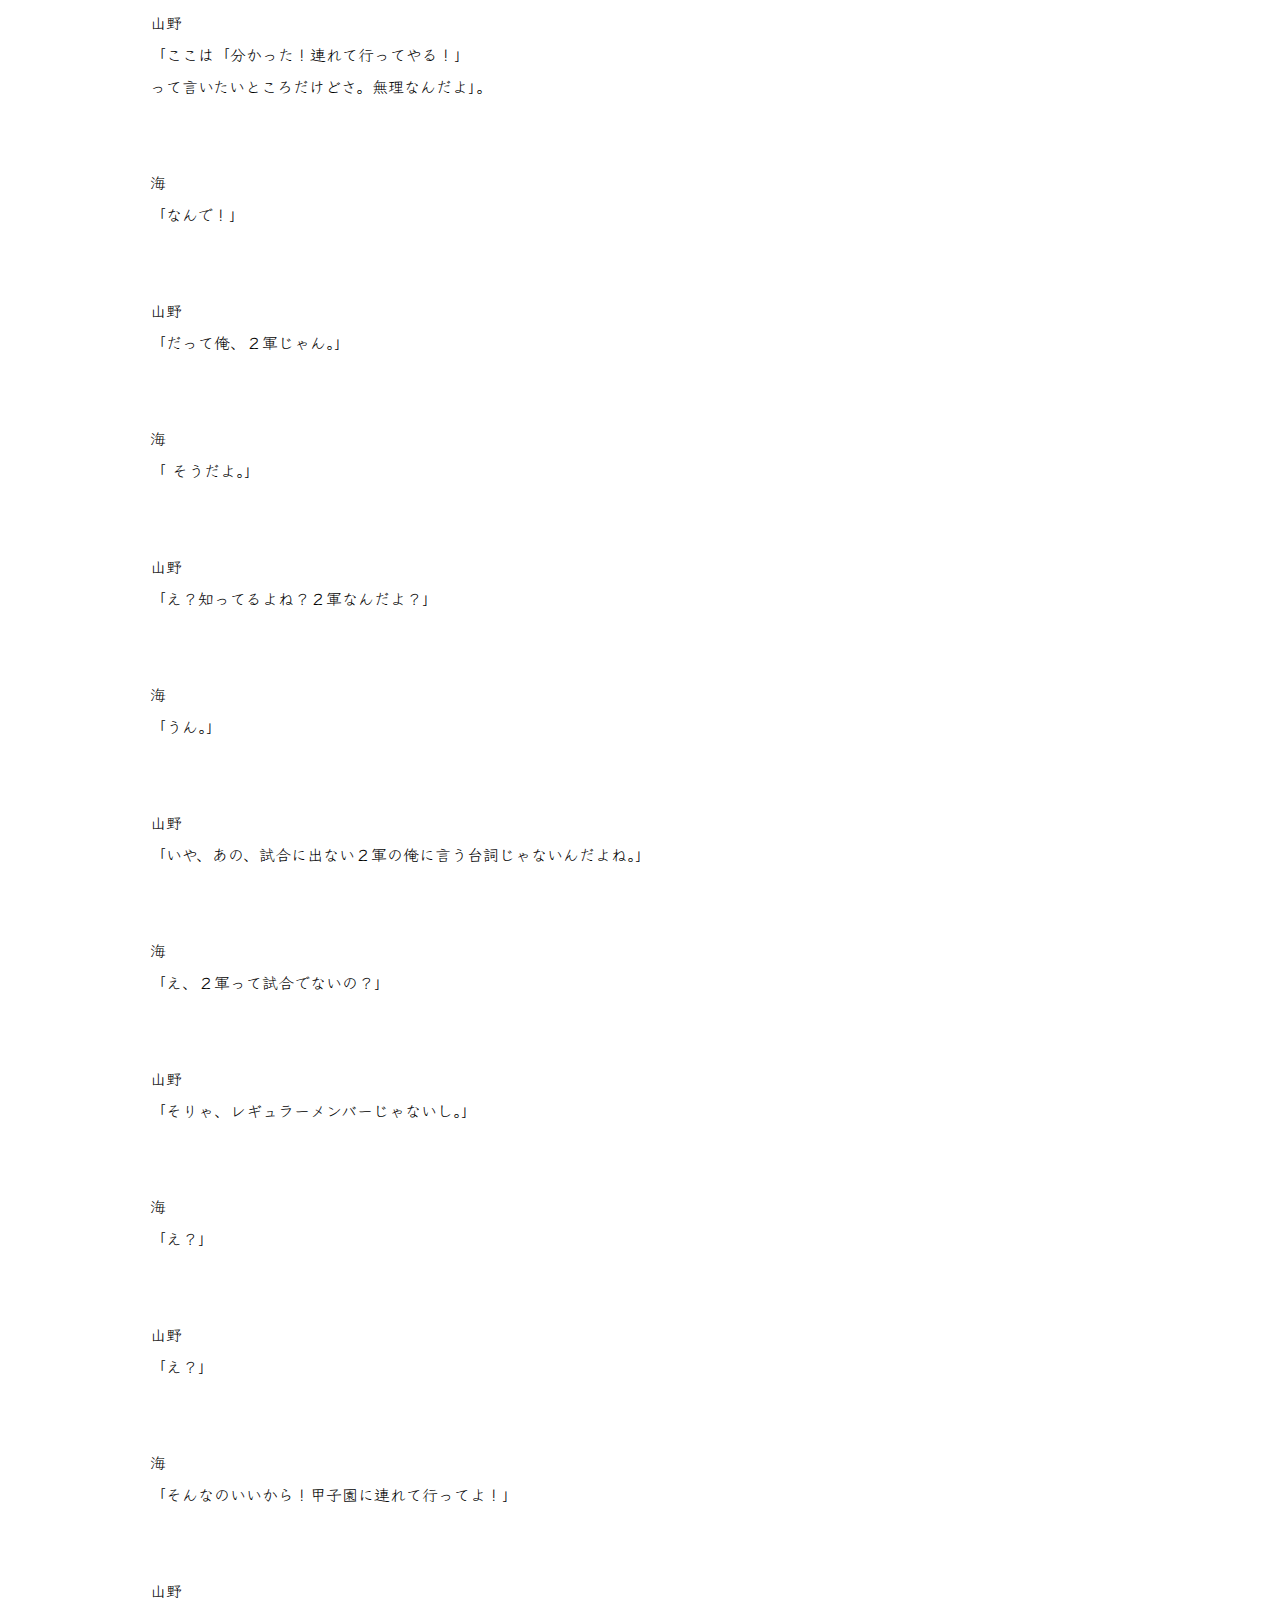
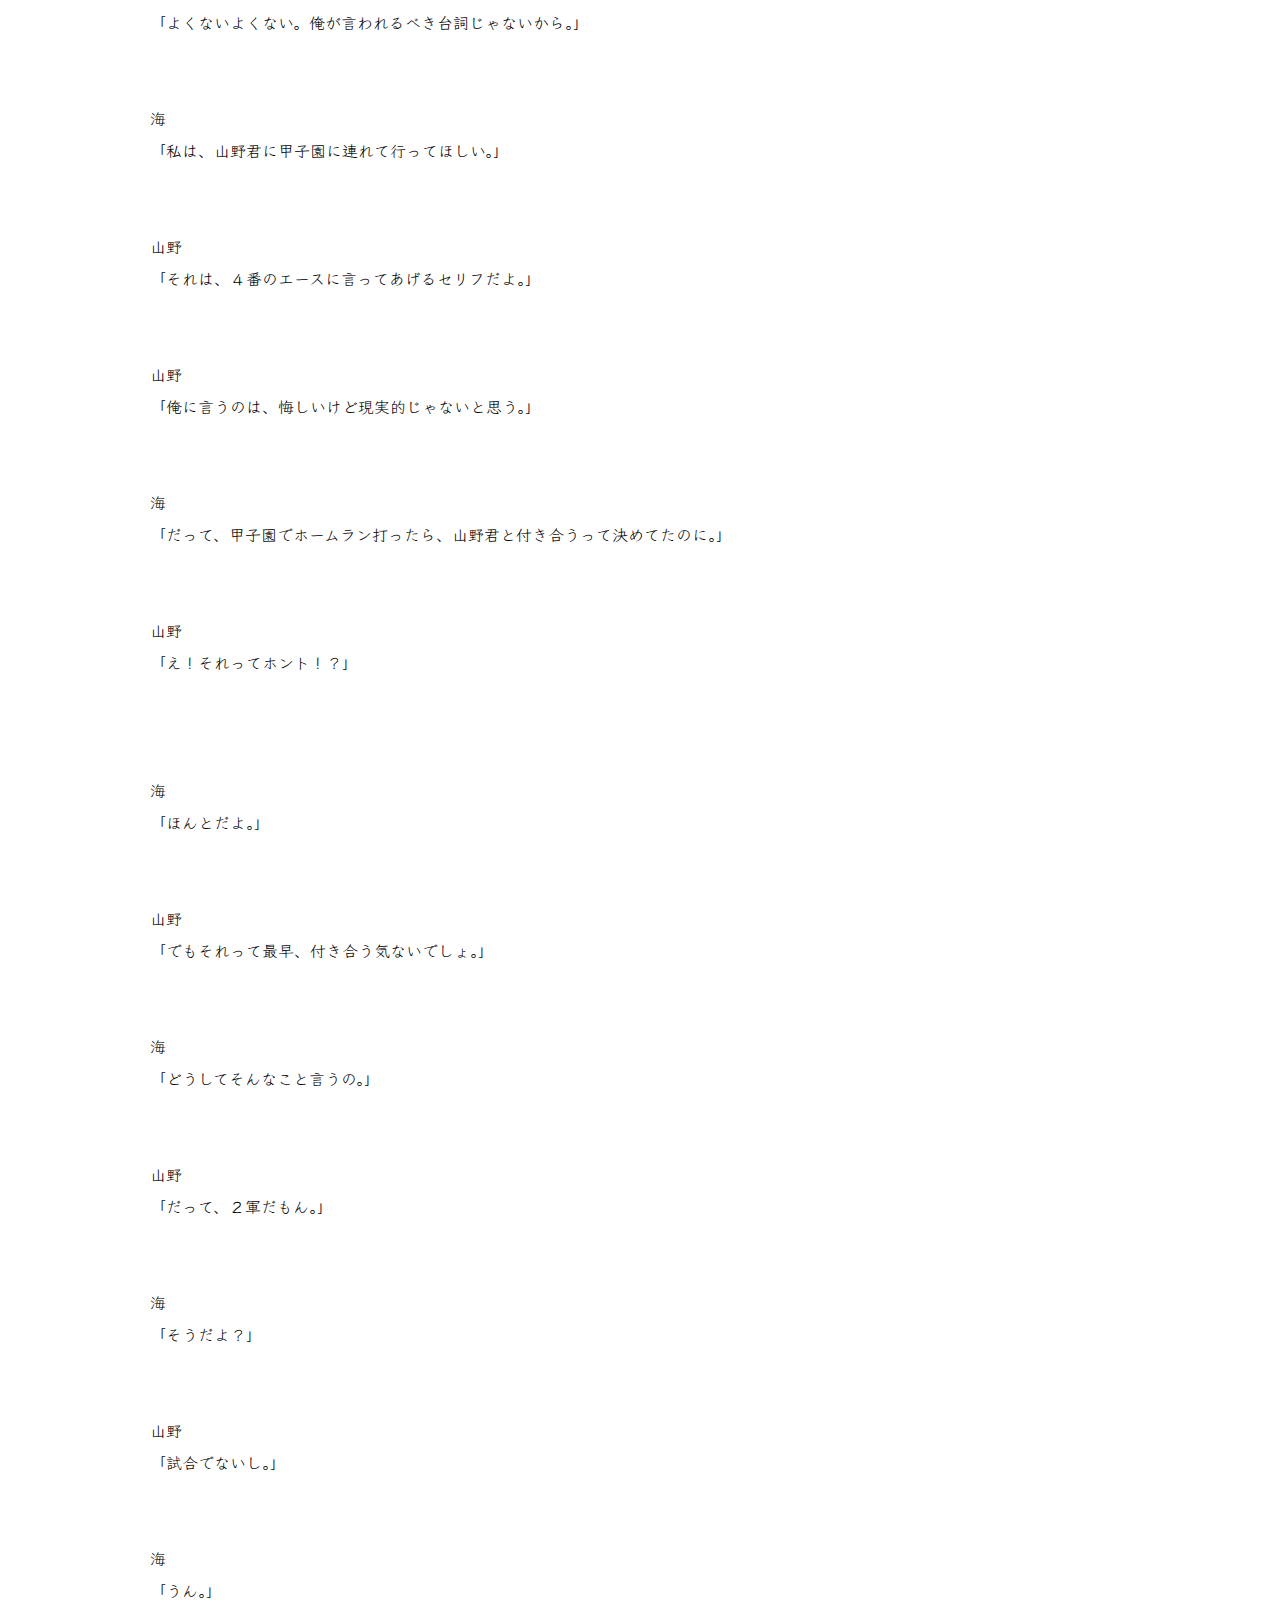
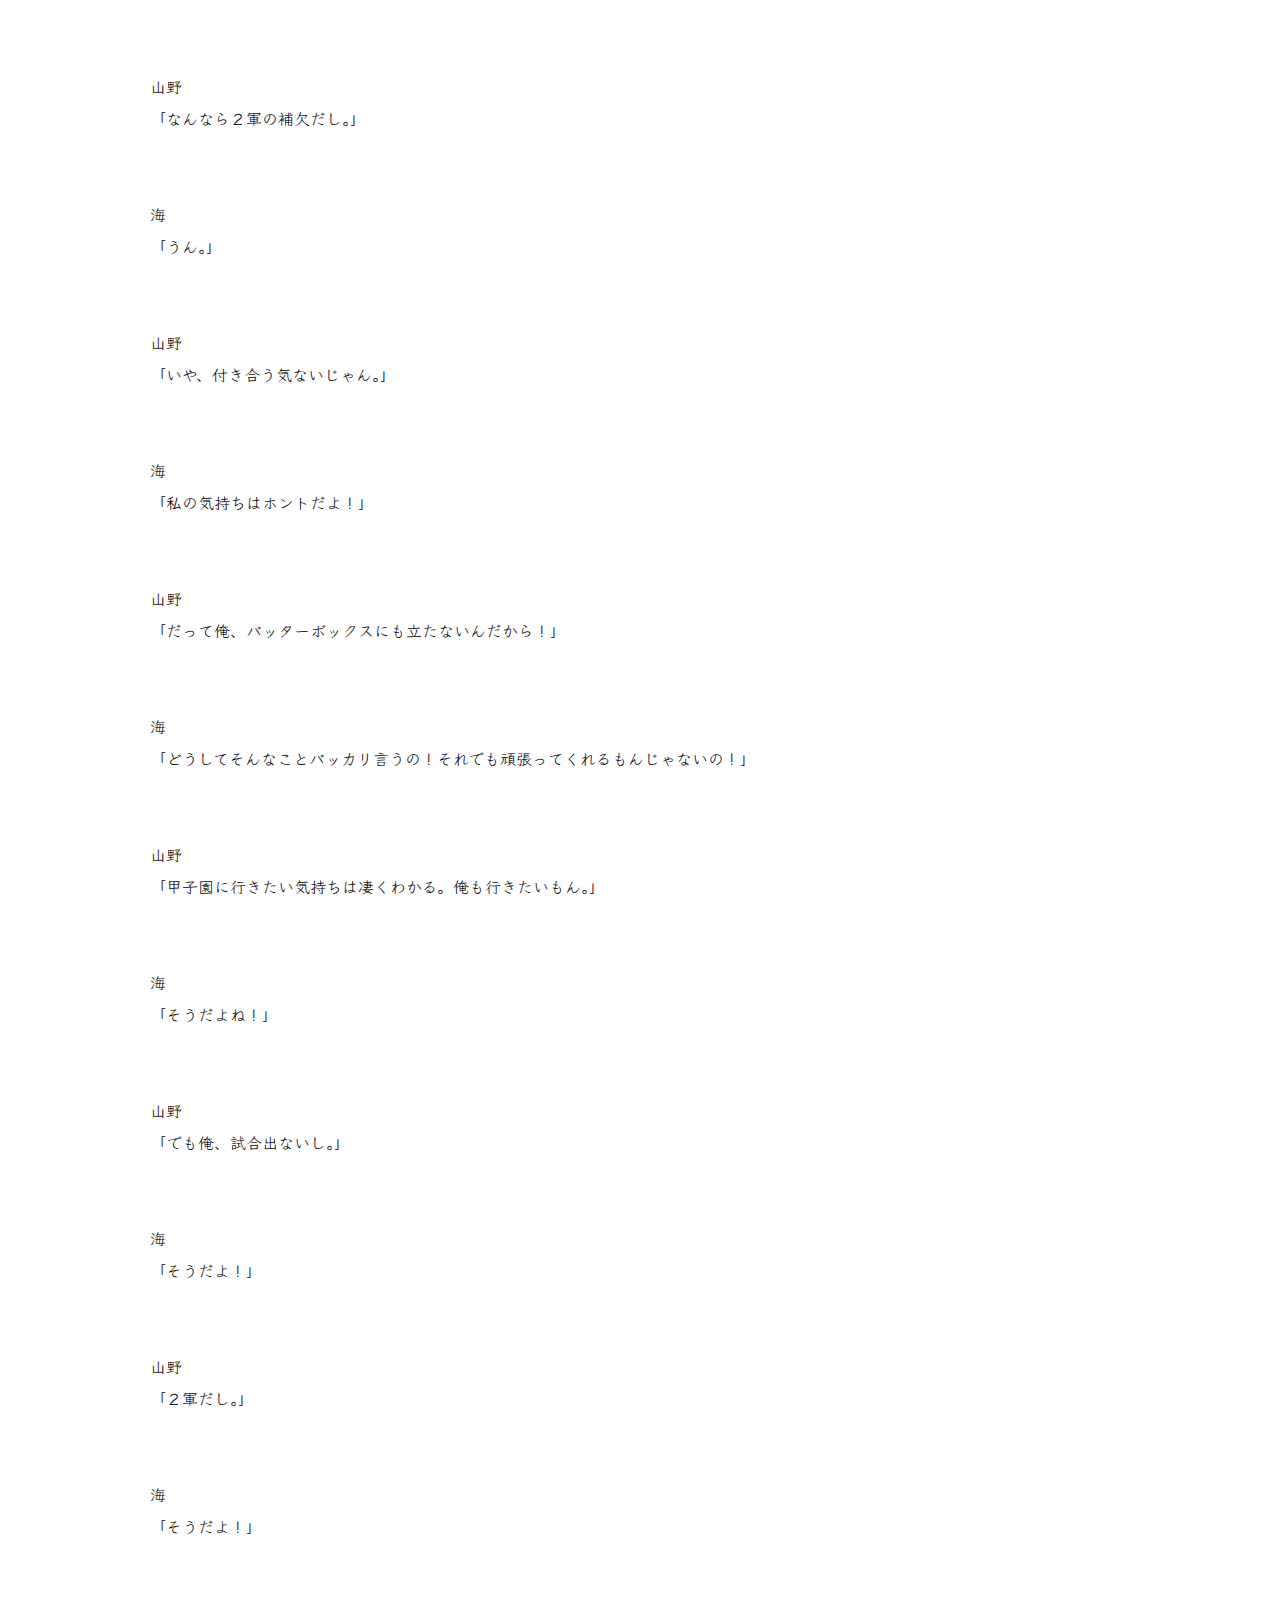
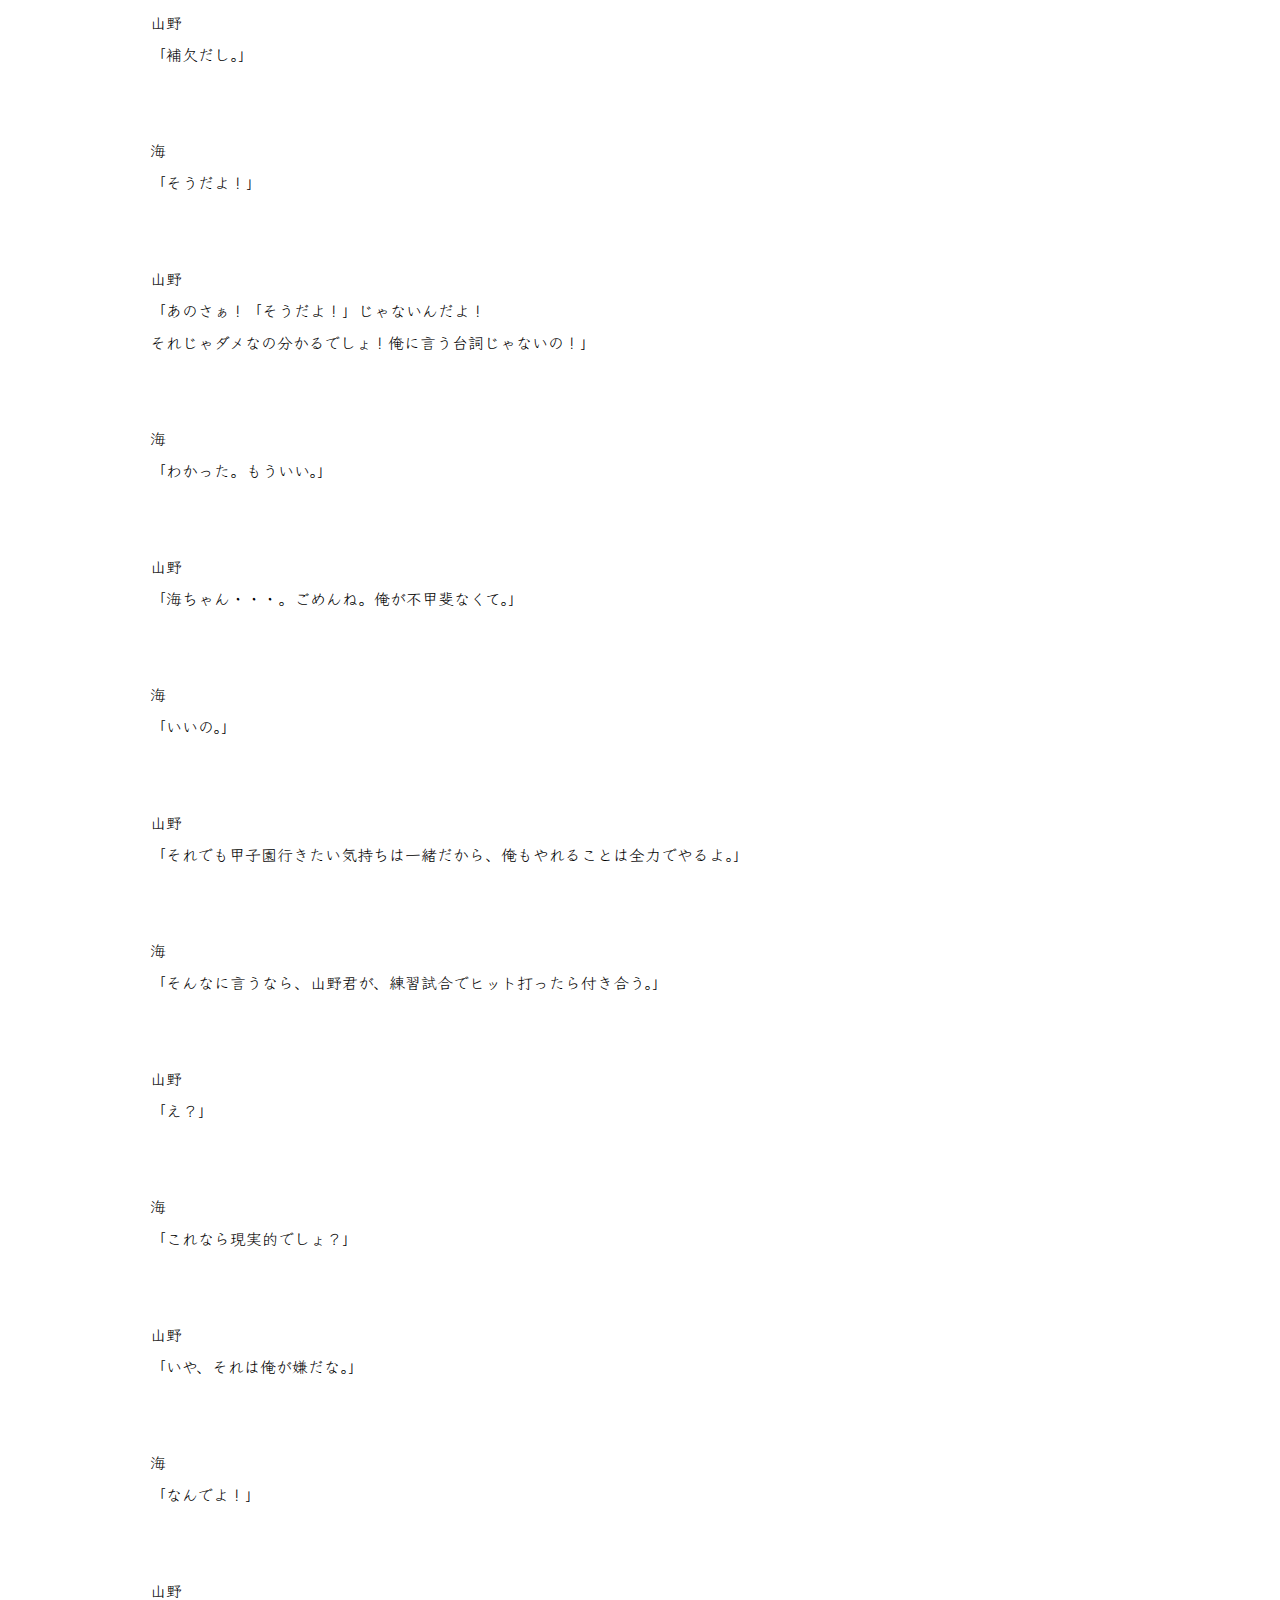
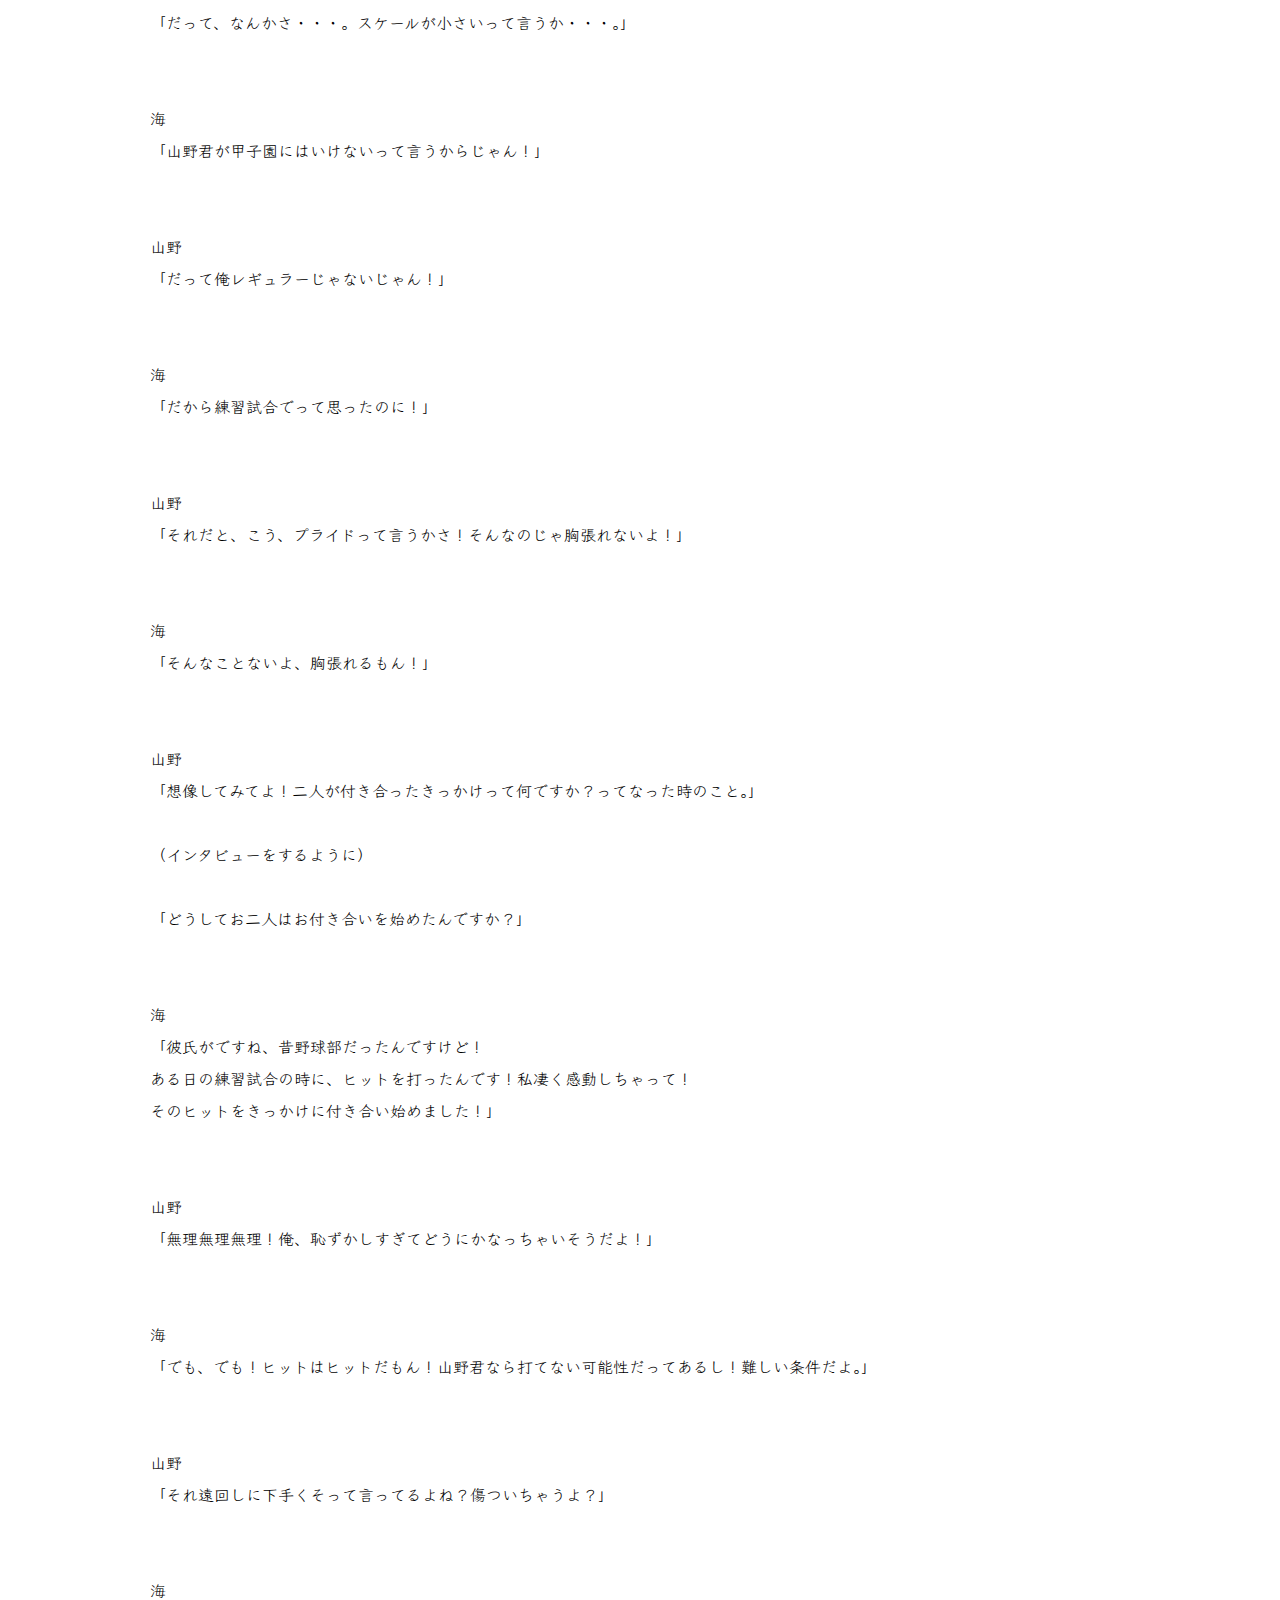
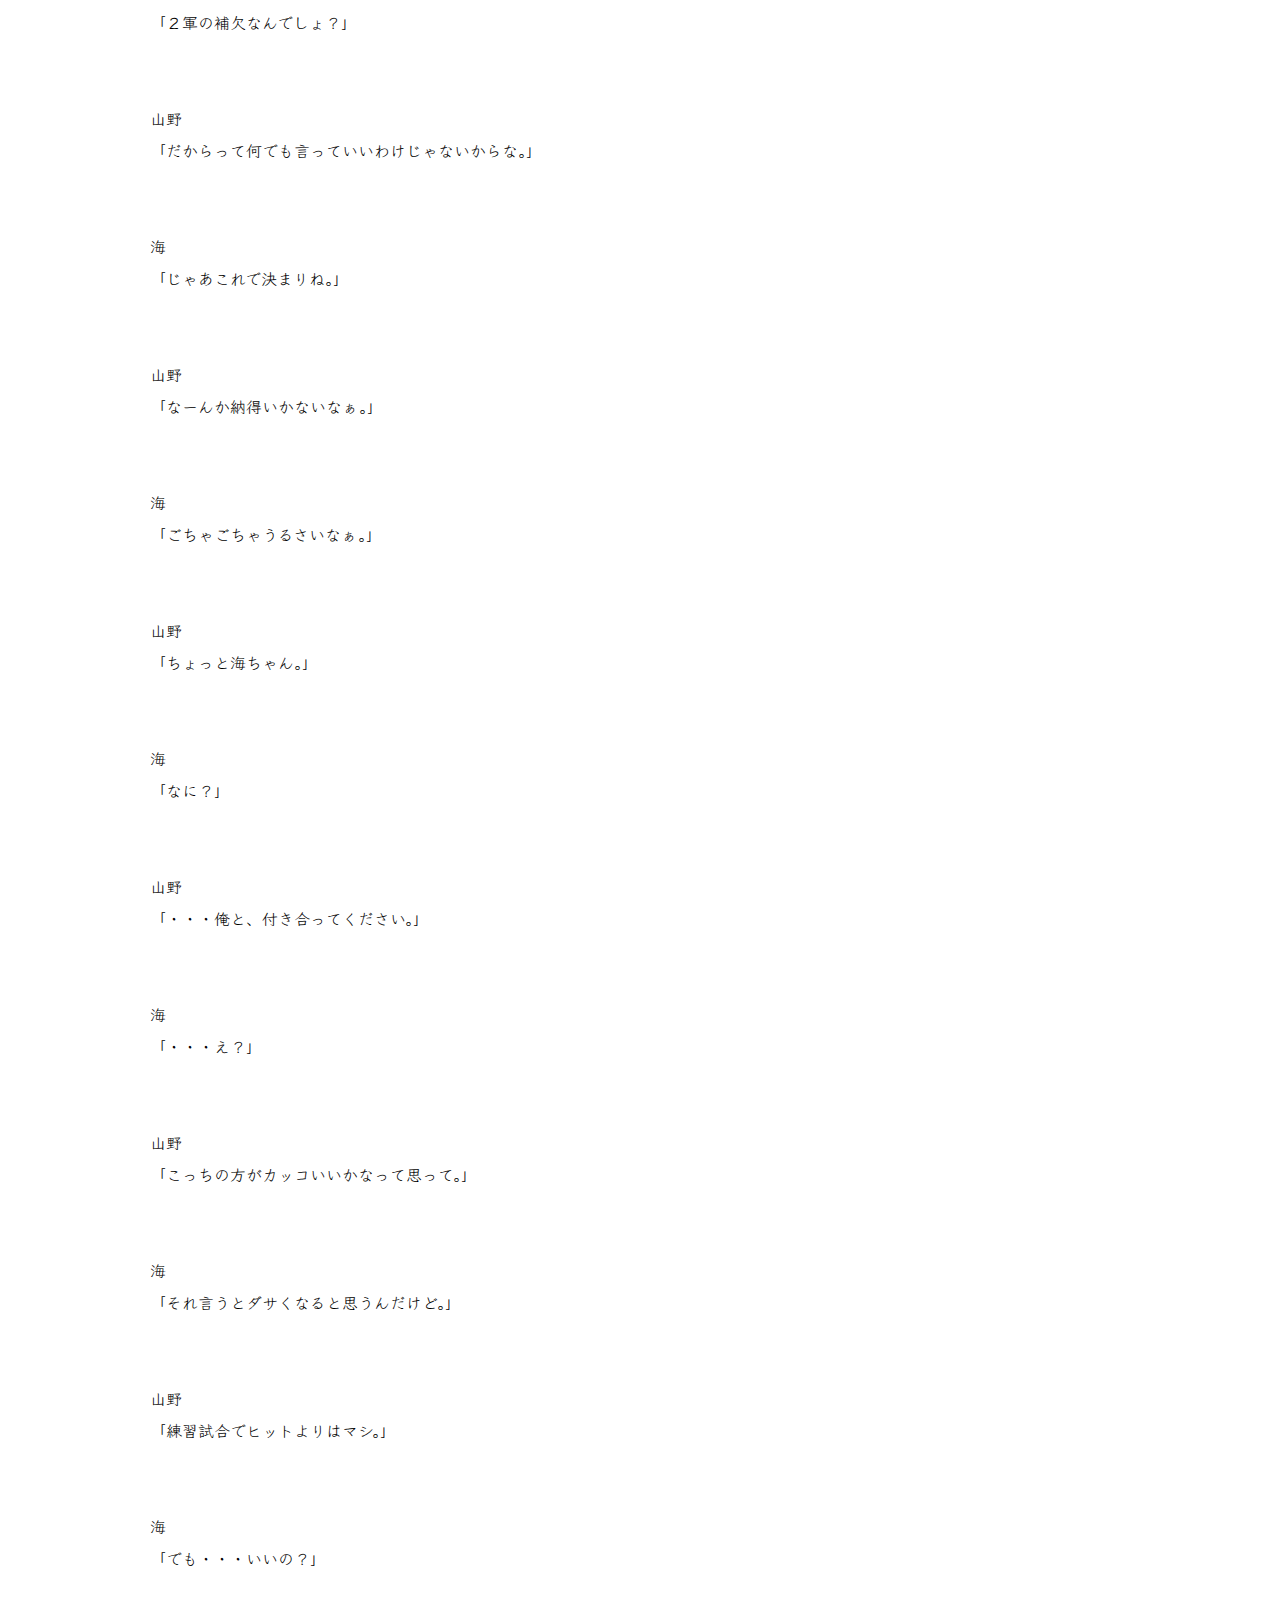
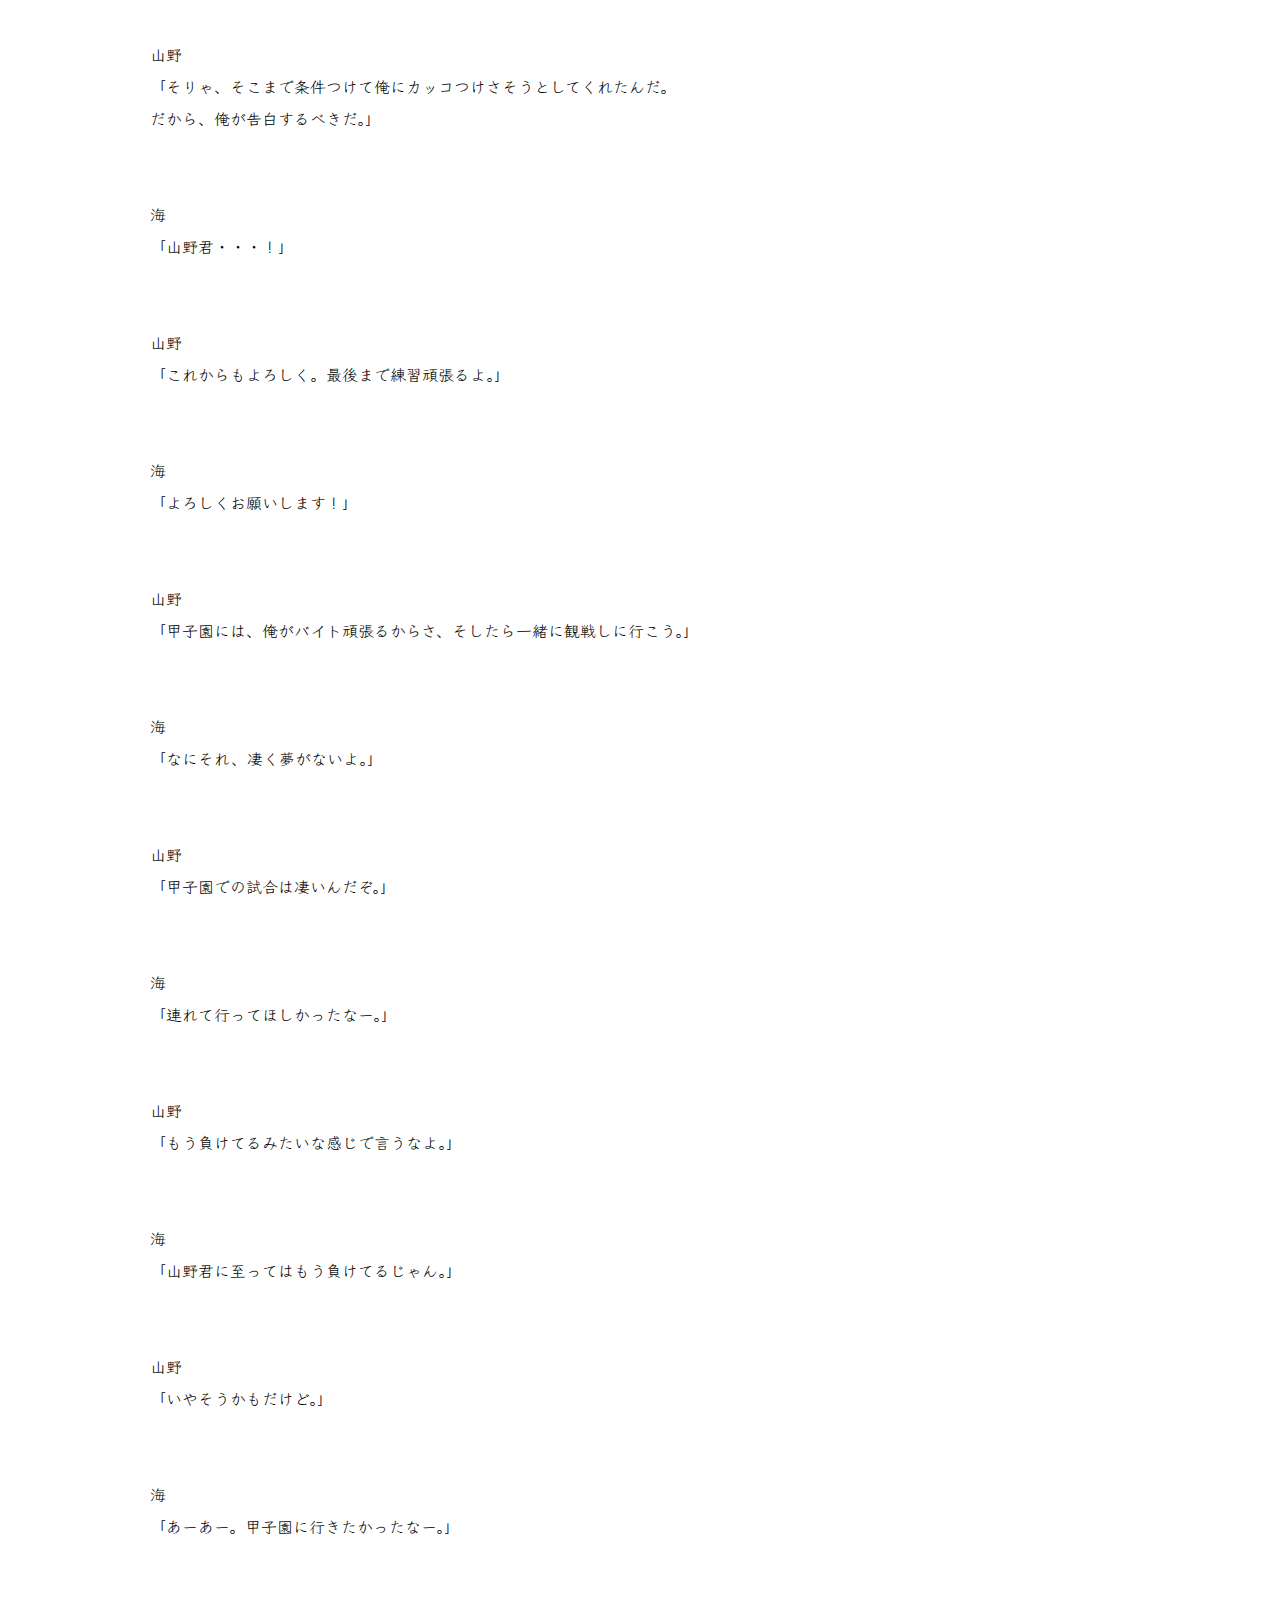
<file: contents/kousien.html>
<!DOCTYPE html>
<html lang="ja">
<head>
    <meta charset="UTF-8">
    <meta name="viewport" content="width=device-width, initial-scale=1.0">
    <title>あめがやまないの台本置き場</title>
    <link rel="stylesheet" href="../reset.css">
    <link rel="stylesheet" href="../style.css">
    <link rel="preconnect" href="https://fonts.googleapis.com">
<link rel="preconnect" href="https://fonts.gstatic.com" crossorigin>
<link href="https://fonts.googleapis.com/css2?family=Klee+One&display=swap" rel="stylesheet">
</head>
<body>
    <header id="header">
        <nav id="navi">
            <ul>
                <li ><a href="../index.html">TOP</a></li>
                <li><a href="../library.html">台本紹介</a></li>
                <li><a id="now" href="../list.html">台本一覧</a></li>
                <li><a href="../agreenment.html">利用規約</a></li>
            </ul>
        </nav>
    </header>
    
    <main id="daihon">
        <section class="profile">
        <h1 class="site-title">甲子園に連れて行ってよ</h1>
        <h2 class="section-title">登場人物</h2>
        <p>海　女性<br>　野球部のマネージャーで献身的に頑張っている。</p>
        <p>山野　男性<br>　野球部の部員。ポジションはセンター。自分の才能の天井を自覚しながらも懸命に出来ることはやり切る。</p>
        </section>

        <hr>


        
        <section class="content">
            <p>
                海<br>
                「もう少しで、野球人生も終わっちゃうね。」<br><br><br>
                山野<br>
                「そうだね。」<br><br><br>
                海<br>
                「大学に行っても野球は続けるの？」<br><br><br>
                山野<br>
                「いや、野球はもうやらないかな。」<br><br><br>
                海<br>
                「どうして？」<br><br><br>
                山野<br>
                「どうしてって。高校までが、俺にはちょうどいいと思う。」<br><br><br>
                海<br>
                「そっか・・・寂しいな。」<br><br><br>
                山野<br>
                「俺も、これで終わっちゃうんだって思うと、寂しいよ。」<br><br><br>
                海<br>
                「私、山野君に、野球部だったことを最高の思い出にしてほしい。」<br><br><br>
                山野<br>
                「うん。十分楽しかった。振り返れば、きついことバッカリだけど、今はいい思い出だと思えるよ。」<br><br><br>
                海<br>
                「ほんと？」<br><br><br>
                山野<br>
                「海ちゃんも、マネージャーお疲れ様。海ちゃんのおかげでみんなも頑張れてるんだから。」<br><br><br>
                海<br>
                「そんなことないよ。みんな私なんかいなくたって大丈夫だもん。」<br><br><br>
                山野<br>
                「少なくとも、俺は感謝してるよ。だからきっとみんなも感謝してる。」<br><br><br>
                海<br>
                「・・・ありがとう。」<br><br><br>
                山野<br>
                「当然だって。」<br><br><br>
                海<br>
                「・・・。」<br><br><br>
                山野<br>
                「・・・。」<br><br><br>
                海<br>
                「山野君。」<br><br><br>
                山野<br>
                「ん？」<br><br><br>
                海<br>
                「お願いがあるの・・・。」<br><br><br>
                山野<br>
                「お願い？」<br><br><br>
                海<br>
                「うん。」<br><br><br>
                山野<br>
                「できるなら、力になるけど・・・なに？」<br><br><br>
                海<br>
               「 あのね・・・。<br>
                私を、甲子園に連れて行ってほしい。」<br><br><br>
                
                山野<br>
                「え？」<br><br><br>
                海<br>
                「私を、甲子園に連れて行ってよ。」<br><br><br>
                山野<br>
                「俺が？」<br><br><br>
                海<br>
                「うん。」<br><br><br>
                山野<br>
                「海ちゃんを甲子園に連れて行ってあげるの？」<br><br><br>
                海<br>
                「そうだよ。私に夢をみせて。」<br><br><br>
                山野<br>
                「いや無理だよ。」<br><br><br>
                海<br>
                「どうしてそんなこと言うの！」<br><br><br>
                山野<br>
                「ここは「分かった！連れて行ってやる！」<br>
                って言いたいところだけどさ。無理なんだよ」。<br><br><br>
                海<br>
                「なんで！」<br><br><br>
                山野<br>
                「だって俺、２軍じゃん。」<br><br><br>
                海<br>
               「 そうだよ。」<br><br><br>
                山野<br>
                「え？知ってるよね？２軍なんだよ？」<br><br><br>
                海<br>
                「うん。」<br><br><br>
                山野<br>
                「いや、あの、試合に出ない２軍の俺に言う台詞じゃないんだよね。」<br><br><br>
                海<br>
                「え、２軍って試合でないの？」<br><br><br>
                山野<br>
                「そりゃ、レギュラーメンバーじゃないし。」<br><br><br>
                海<br>
                「え？」<br><br><br>
                山野<br>
                「え？」<br><br><br>
                海<br>
                「そんなのいいから！甲子園に連れて行ってよ！」<br><br><br>
                山野<br>
                「よくないよくない。俺が言われるべき台詞じゃないから。」<br><br><br>
                海<br>
                「私は、山野君に甲子園に連れて行ってほしい。」<br><br><br>
                山野<br>
                「それは、４番のエースに言ってあげるセリフだよ。」<br><br><br>
                山野<br>
                「俺に言うのは、悔しいけど現実的じゃないと思う。」<br><br><br>
                海<br>
                「だって、甲子園でホームラン打ったら、山野君と付き合うって決めてたのに。」<br><br><br>
                山野<br>
                「え！それってホント！？」<br><br><br><br>
                海<br>
                「ほんとだよ。」<br><br><br>
                山野<br>
                「でもそれって最早、付き合う気ないでしょ。」<br><br><br>
                海<br>
                「どうしてそんなこと言うの。」<br><br><br>
                山野<br>
                「だって、２軍だもん。」<br><br><br>
                海<br>
                「そうだよ？」<br><br><br>
                山野<br>
                「試合でないし。」<br><br><br>
                海<br>
                「うん。」<br><br><br>
                山野<br>
                「なんなら２軍の補欠だし。」<br><br><br>
                海<br>
                「うん。」<br><br><br>
                山野<br>
                「いや、付き合う気ないじゃん。」<br><br><br>
                海<br>
                「私の気持ちはホントだよ！」<br><br><br>
                山野<br>
                「だって俺、バッターボックスにも立たないんだから！」<br><br><br>
                海<br>
                「どうしてそんなことバッカリ言うの！それでも頑張ってくれるもんじゃないの！」<br><br><br>
                山野<br>
                「甲子園に行きたい気持ちは凄くわかる。俺も行きたいもん。」<br><br><br>
                海<br>
                「そうだよね！」<br><br><br>
                山野<br>
                「でも俺、試合出ないし。」<br><br><br>
                海<br>
                「そうだよ！」<br><br><br>
                山野<br>
                「２軍だし。」<br><br><br>
                海<br>
                「そうだよ！」<br><br><br>
                山野<br>
                「補欠だし。」<br><br><br>
                海<br>
                「そうだよ！」<br><br><br>
                山野<br>
                「あのさぁ！「そうだよ！」じゃないんだよ！<br>
                それじゃダメなの分かるでしょ！俺に言う台詞じゃないの！」<br><br><br>
                海<br>
                「わかった。もういい。」<br><br><br>
                山野<br>
                「海ちゃん・・・。ごめんね。俺が不甲斐なくて。」<br><br><br>
                海<br>
                「いいの。」<br><br><br>
                山野<br>
                「それでも甲子園行きたい気持ちは一緒だから、俺もやれることは全力でやるよ。」<br><br><br>
                海<br>
                「そんなに言うなら、山野君が、練習試合でヒット打ったら付き合う。」<br><br><br>
                山野<br>
                「え？」<br><br><br>
                海<br>
                「これなら現実的でしょ？」<br><br><br>
                山野<br>
                「いや、それは俺が嫌だな。」<br><br><br>
                海<br>
                「なんでよ！」<br><br><br>
                山野<br>
                「だって、なんかさ・・・。スケールが小さいって言うか・・・。」<br><br><br>
                海<br>
                「山野君が甲子園にはいけないって言うからじゃん！」<br><br><br>
                山野<br>
                「だって俺レギュラーじゃないじゃん！」<br><br><br>
                海<br>
                「だから練習試合でって思ったのに！」<br><br><br>
                山野<br>
                「それだと、こう、プライドって言うかさ！そんなのじゃ胸張れないよ！」<br><br><br>
                海<br>
                「そんなことないよ、胸張れるもん！」<br><br><br>
                山野<br>
                「想像してみてよ！二人が付き合ったきっかけって何ですか？ってなった時のこと。」<br><br>
                （インタビューをするように）<br><br>
                「どうしてお二人はお付き合いを始めたんですか？」<br><br><br>
                海<br>
                「彼氏がですね、昔野球部だったんですけど！<br>
                ある日の練習試合の時に、ヒットを打ったんです！私凄く感動しちゃって！<br>
                そのヒットをきっかけに付き合い始めました！」<br><br><br>
                山野<br>
                「無理無理無理！俺、恥ずかしすぎてどうにかなっちゃいそうだよ！」<br><br><br>
                海<br>
                「でも、でも！ヒットはヒットだもん！山野君なら打てない可能性だってあるし！難しい条件だよ。」<br><br><br>
                山野<br>
                「それ遠回しに下手くそって言ってるよね？傷ついちゃうよ？」<br><br><br>
                海<br>
                「２軍の補欠なんでしょ？」<br><br><br>
                山野<br>
                「だからって何でも言っていいわけじゃないからな。」<br><br><br>
                海<br>
                「じゃあこれで決まりね。」<br><br><br>
                山野<br>
                「なーんか納得いかないなぁ。」<br><br><br>
                海<br>
                「ごちゃごちゃうるさいなぁ。」<br><br><br>
                山野<br>
                「ちょっと海ちゃん。」<br><br><br>
                海<br>
                「なに？」<br><br><br>
                山野<br>
                「・・・俺と、付き合ってください。」<br><br><br>
                海<br>
                「・・・え？」<br><br><br>
                山野<br>
                「こっちの方がカッコいいかなって思って。」<br><br><br>
                海<br>
                「それ言うとダサくなると思うんだけど。」<br><br><br>
                山野<br>
                「練習試合でヒットよりはマシ。」<br><br><br>
                海<br>
                「でも・・・いいの？」<br><br><br>
                山野<br>
                「そりゃ、そこまで条件つけて俺にカッコつけさそうとしてくれたんだ。<br>
                だから、俺が告白するべきだ。」<br><br><br>
                海<br>
                「山野君・・・！」<br><br><br>
                山野<br>
                「これからもよろしく。最後まで練習頑張るよ。」<br><br><br>
                海<br>
                「よろしくお願いします！」<br><br><br>
                山野<br>
                「甲子園には、俺がバイト頑張るからさ、そしたら一緒に観戦しに行こう。」<br><br><br>
                海<br>
                「なにそれ、凄く夢がないよ。」<br><br><br>
                山野<br>
                「甲子園での試合は凄いんだぞ。」<br><br><br>
                海<br>
                「連れて行ってほしかったなー。」<br><br><br>
                山野<br>
                「もう負けてるみたいな感じで言うなよ。」<br><br><br>
                海<br>
                「山野君に至ってはもう負けてるじゃん。」<br><br><br>
                山野<br>
                「いやそうかもだけど。」<br><br><br>
                海<br>
                「あーあー。甲子園に行きたかったなー。」<br><br><br>
                山野<br>
                「それは１軍に失礼だよ。」<br><br><br>
            </p>
        </section>
    </main>


    <footer id="footer">
        <p>&copy;amymnot</p>
    </footer>
</body>
</html>
</file>
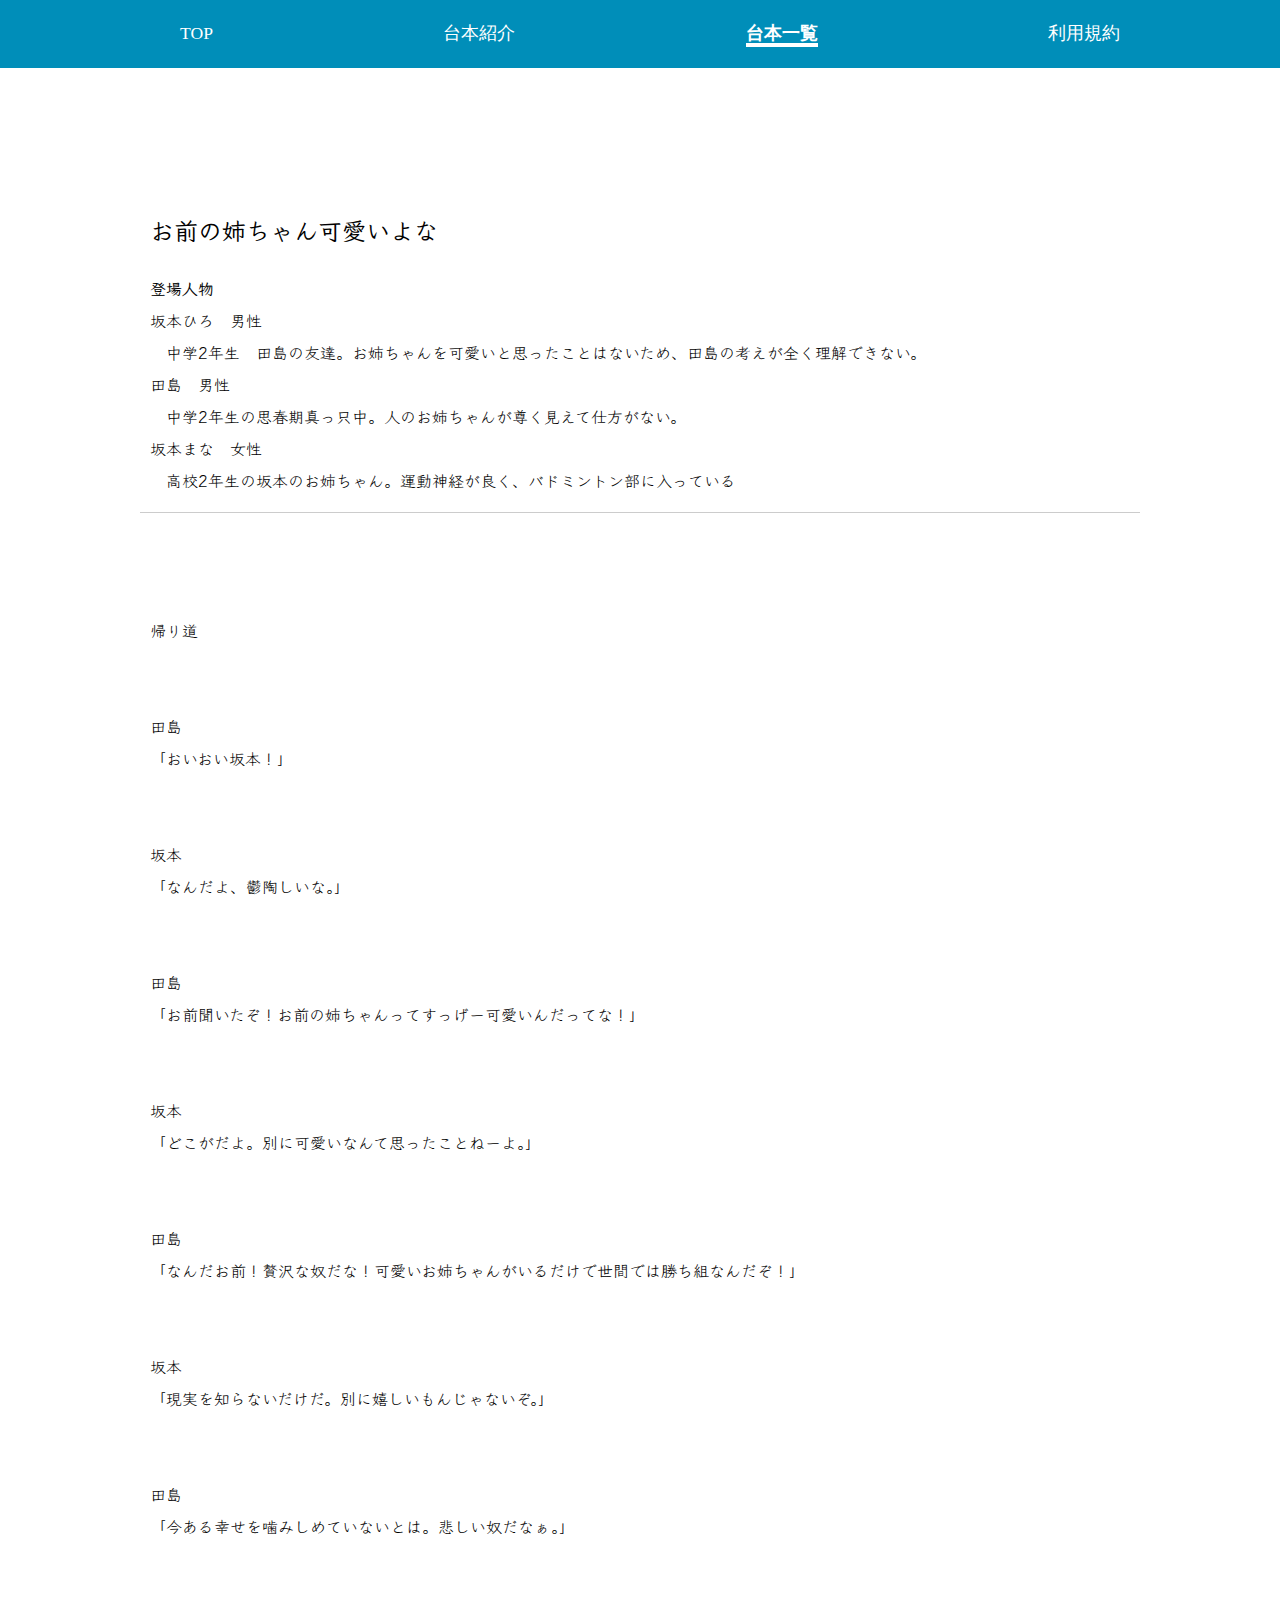
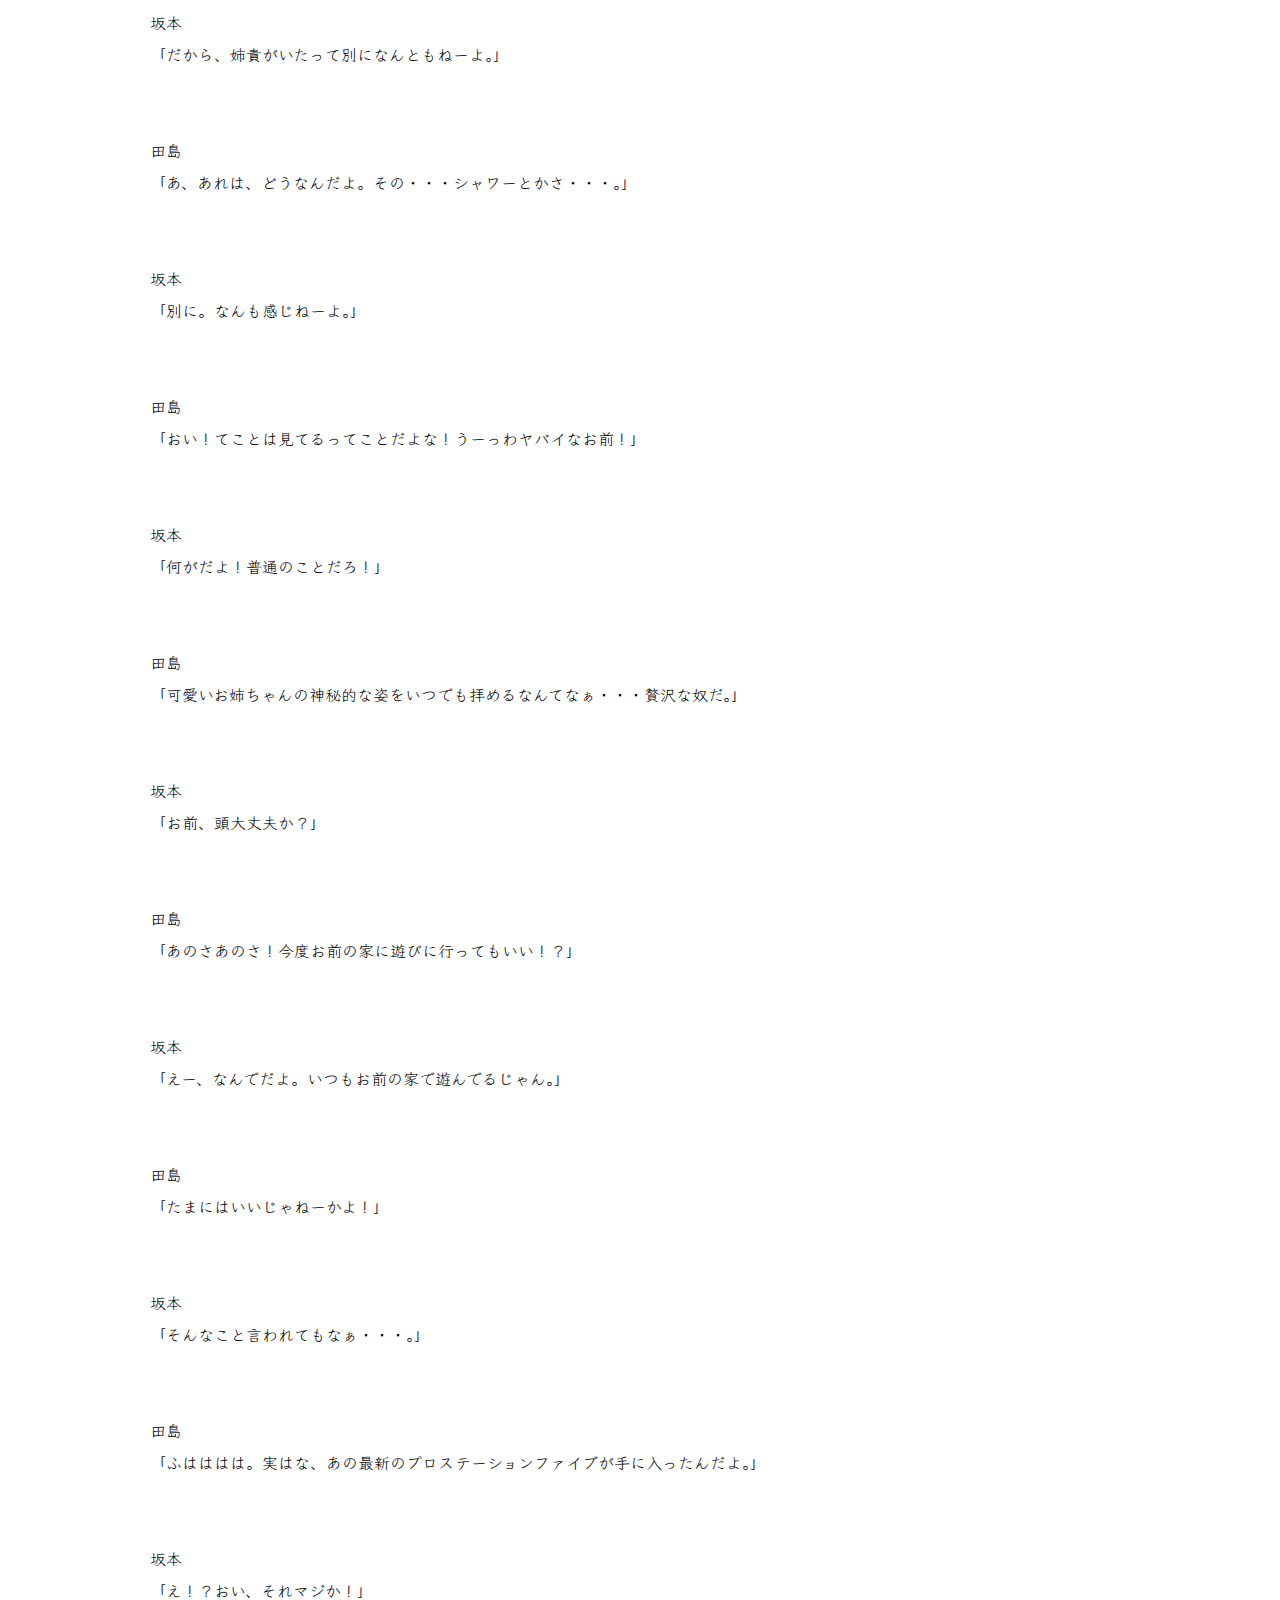
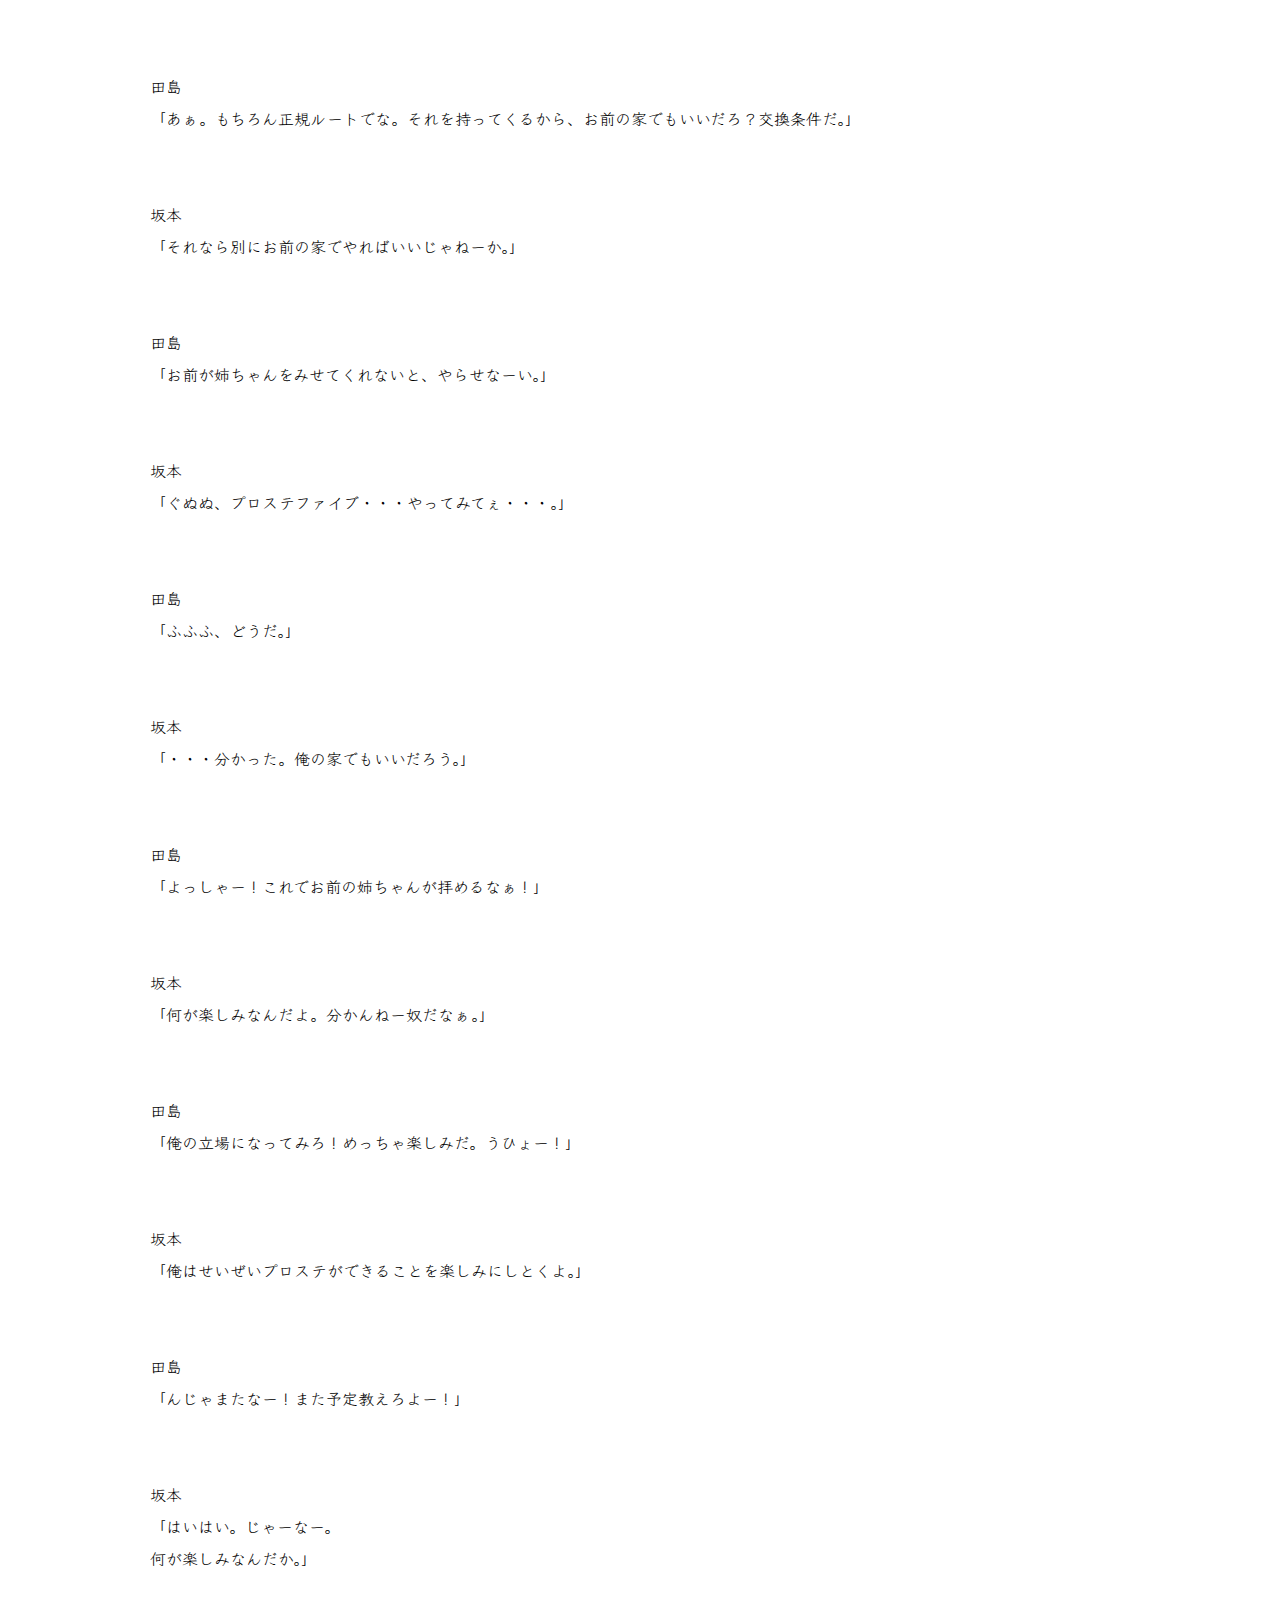
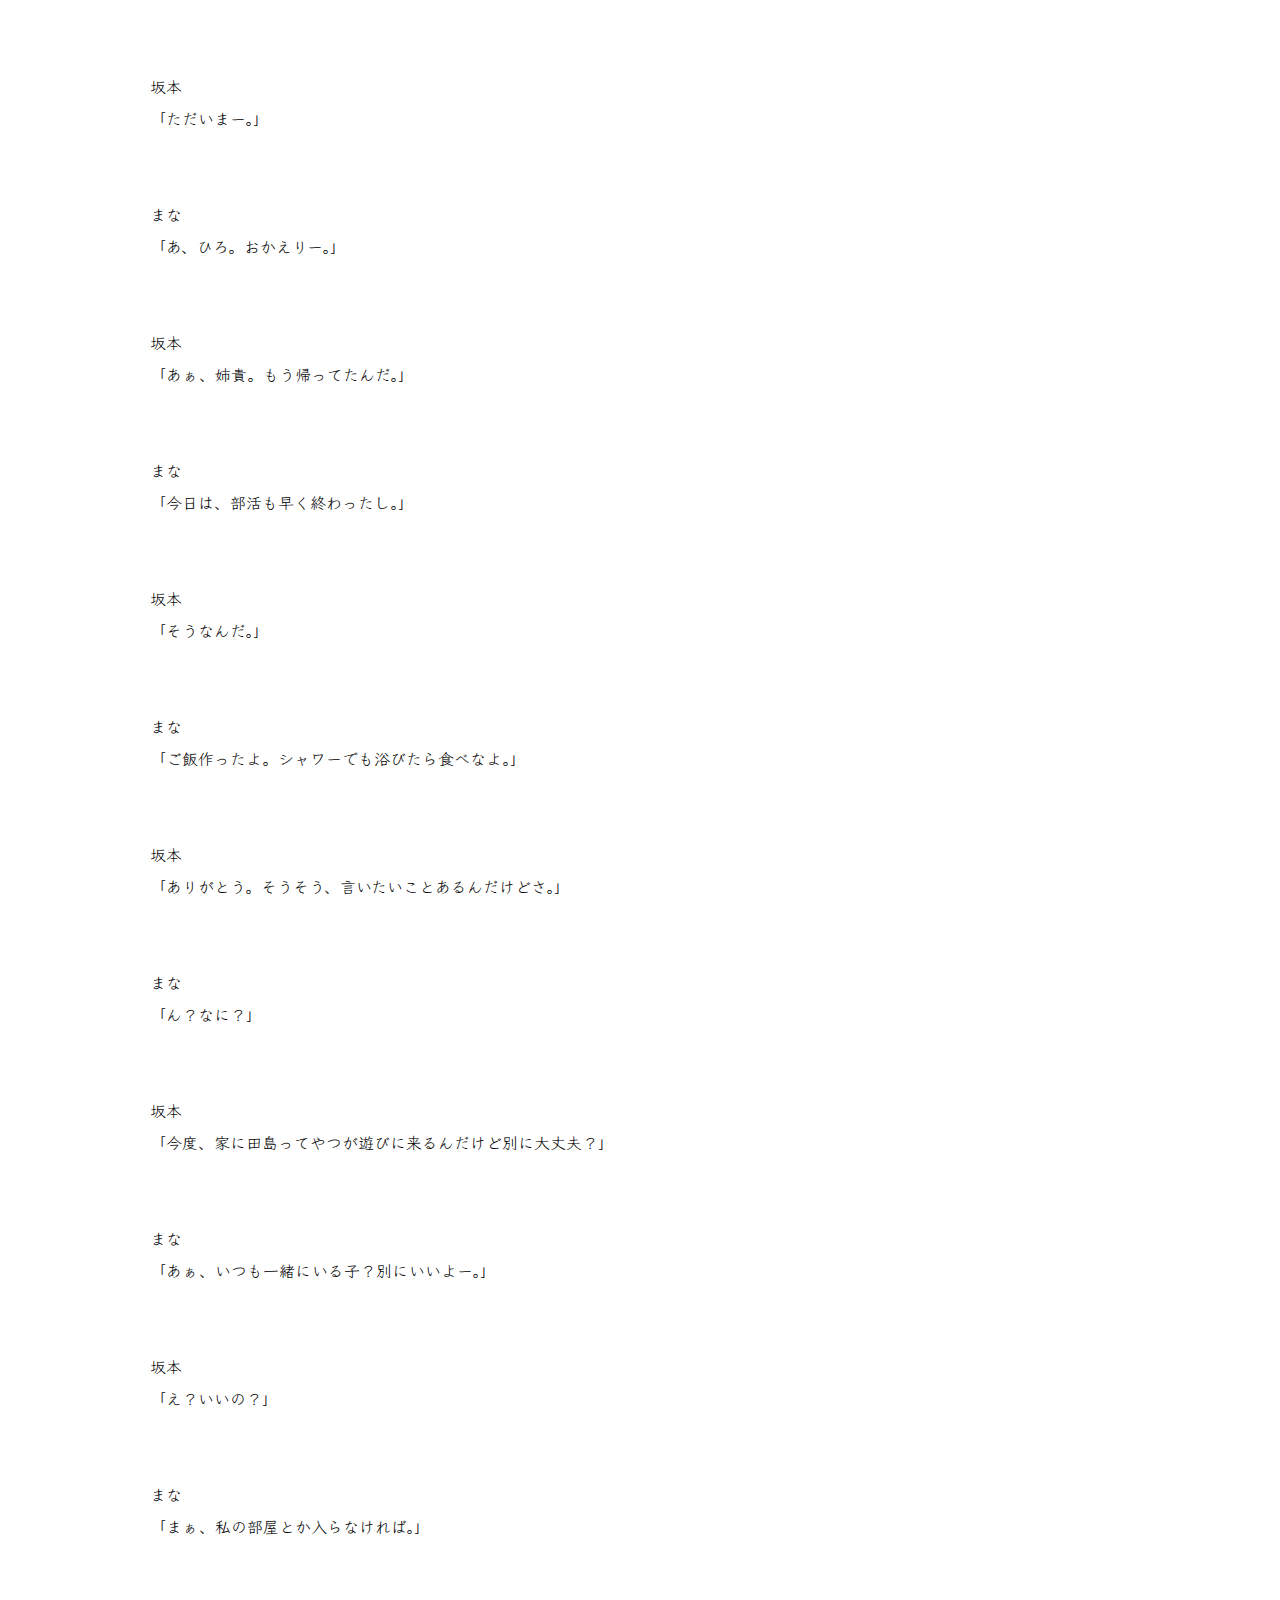
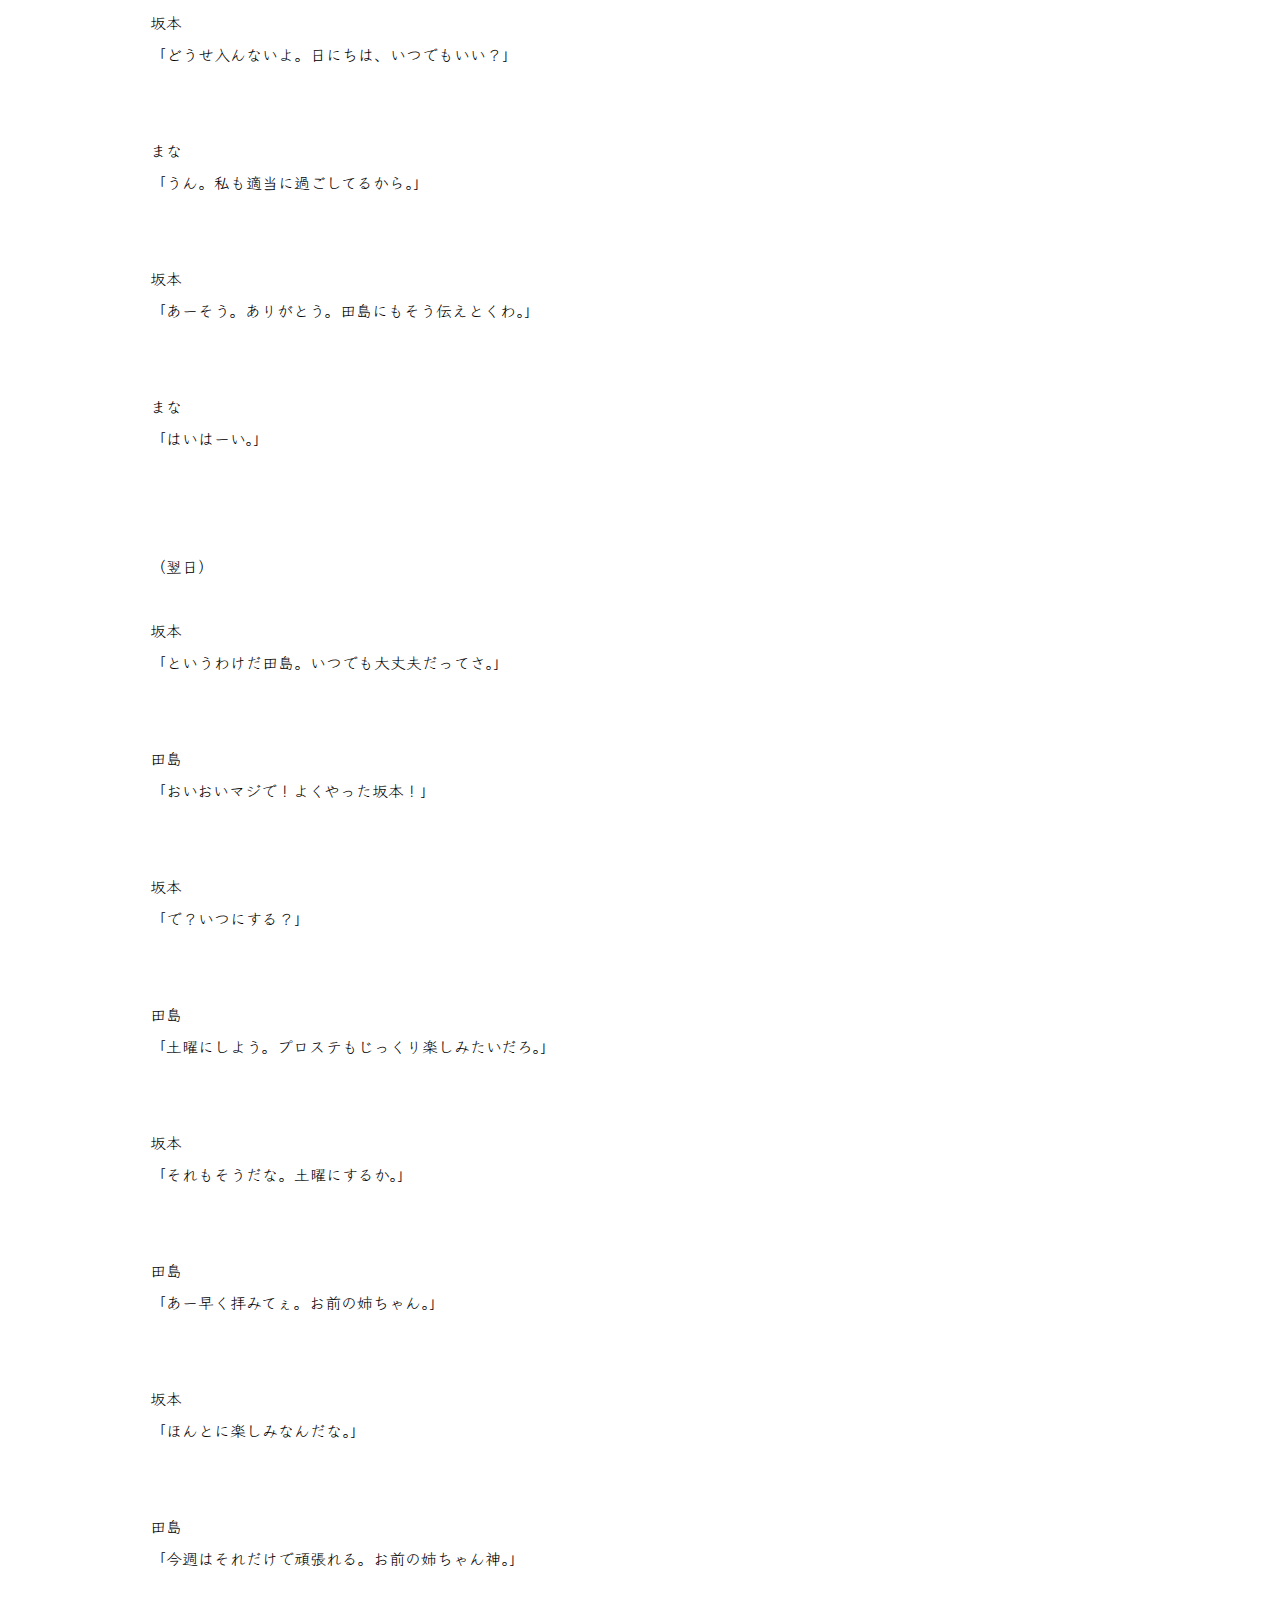
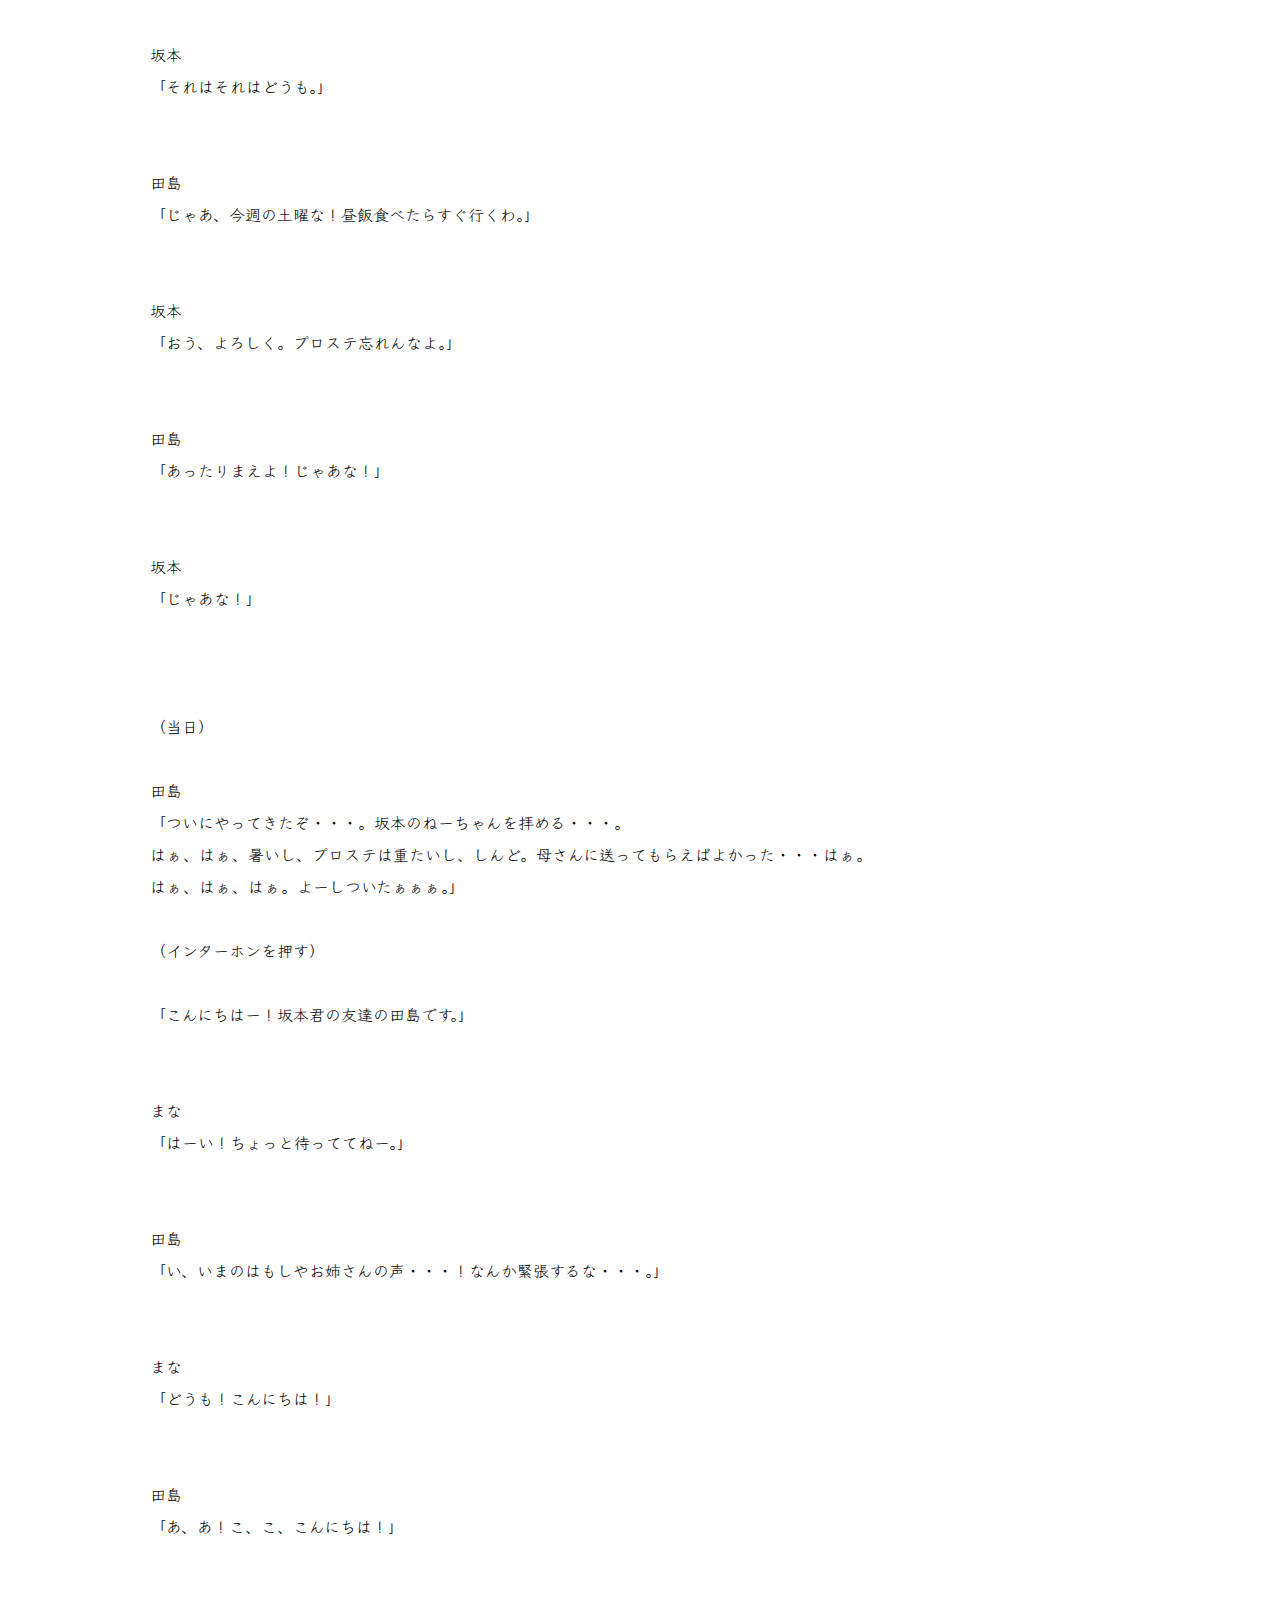
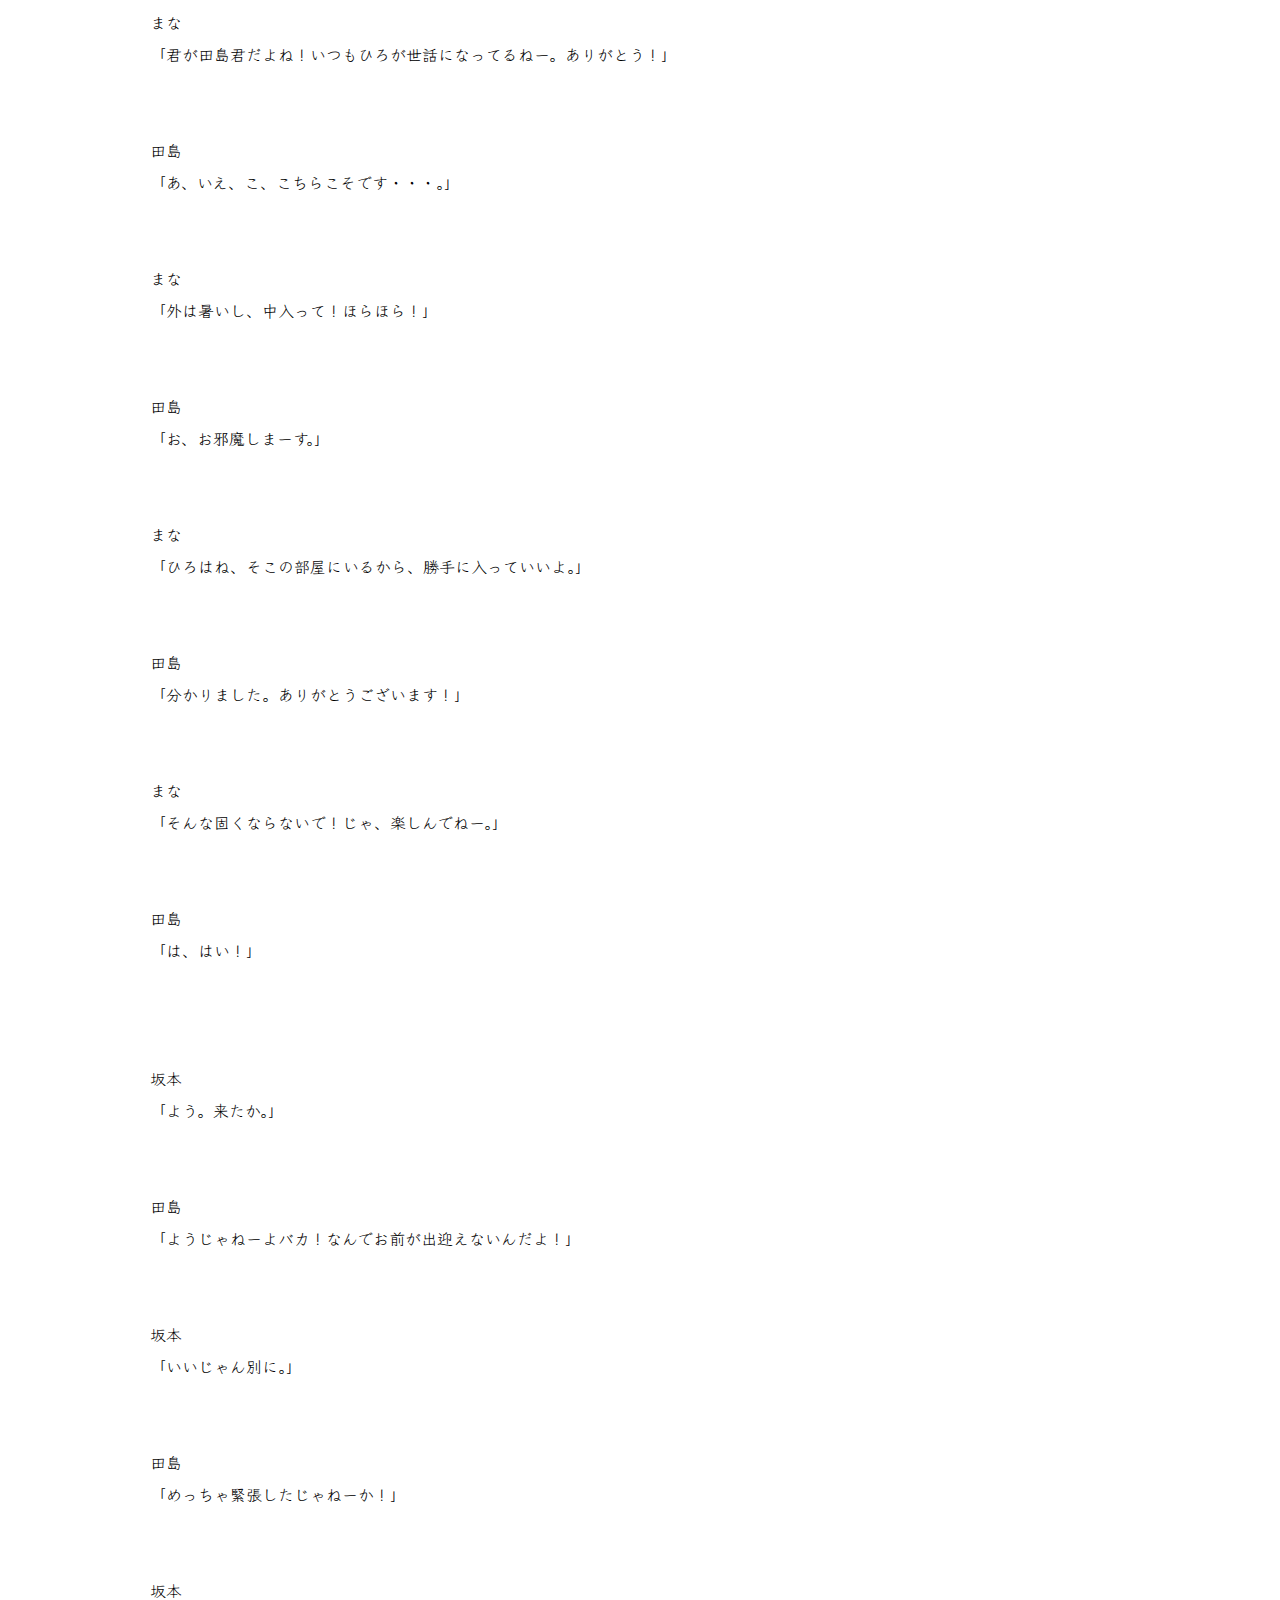
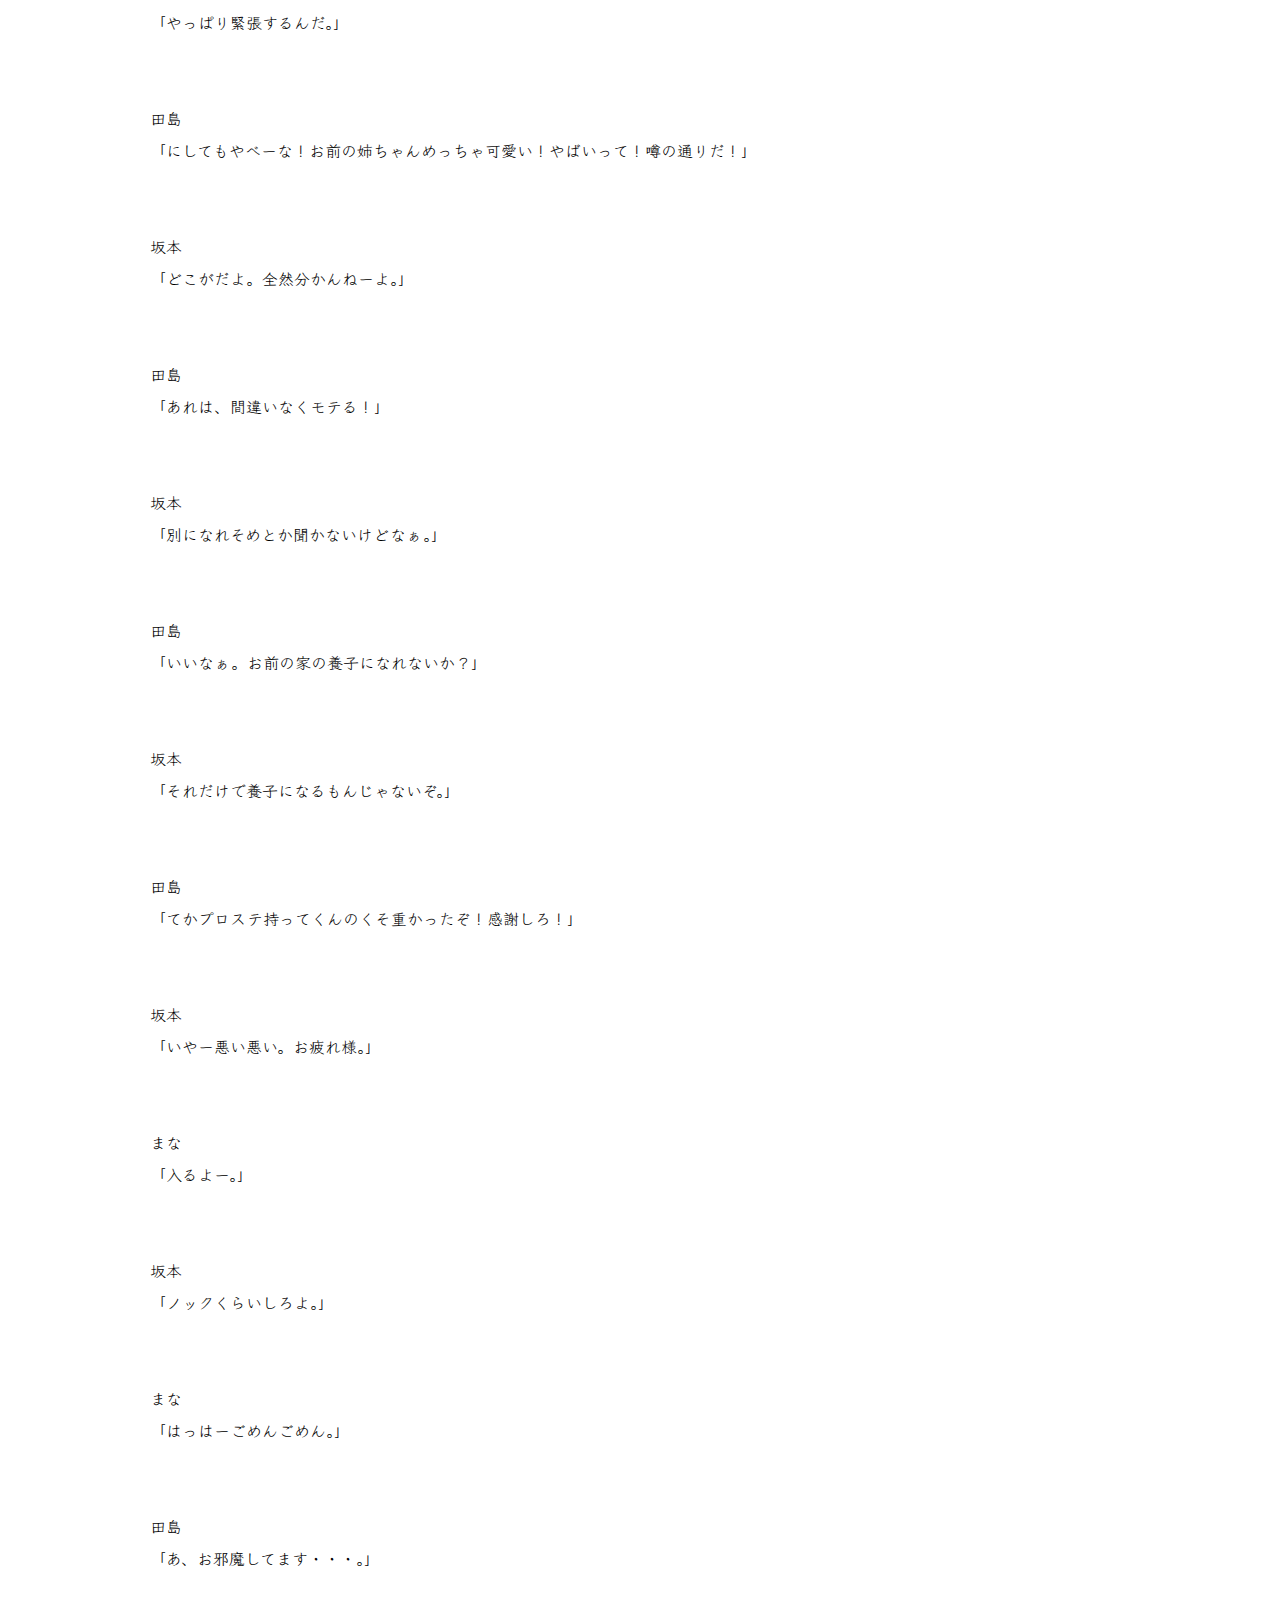
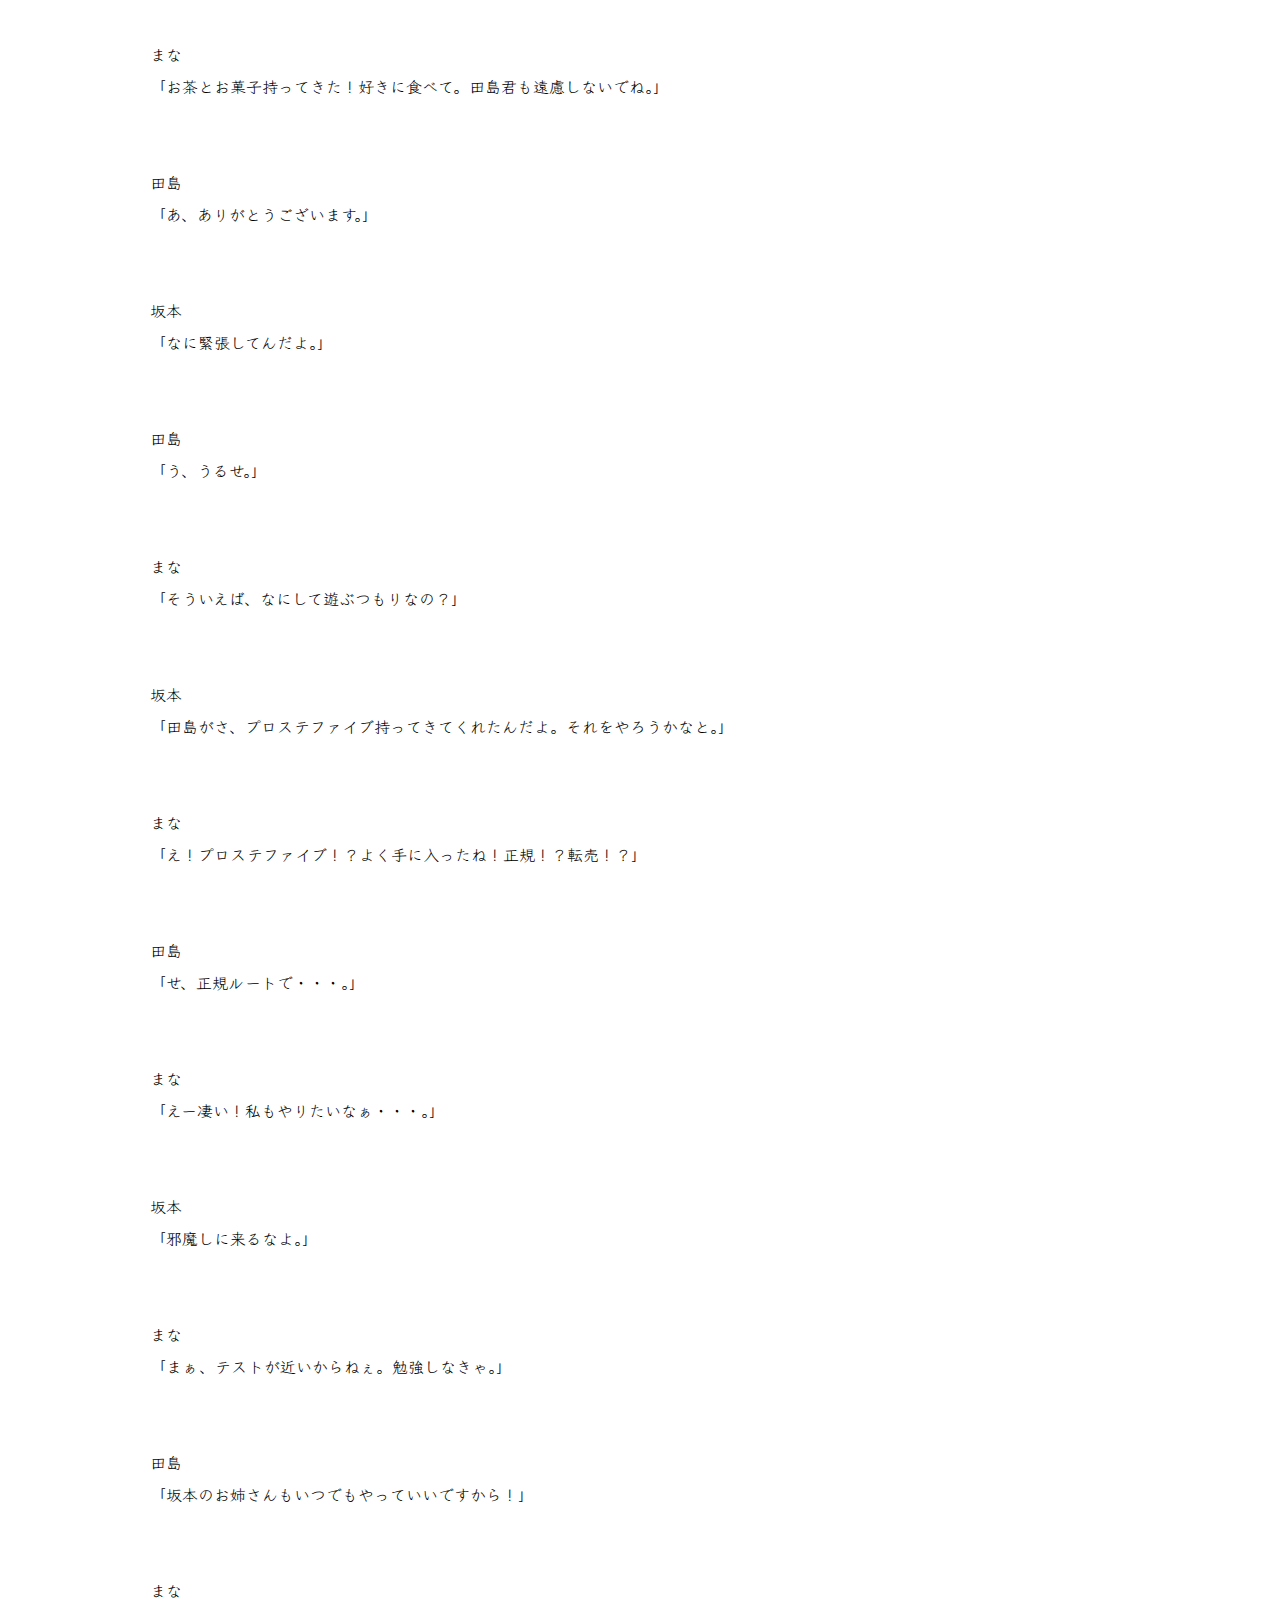
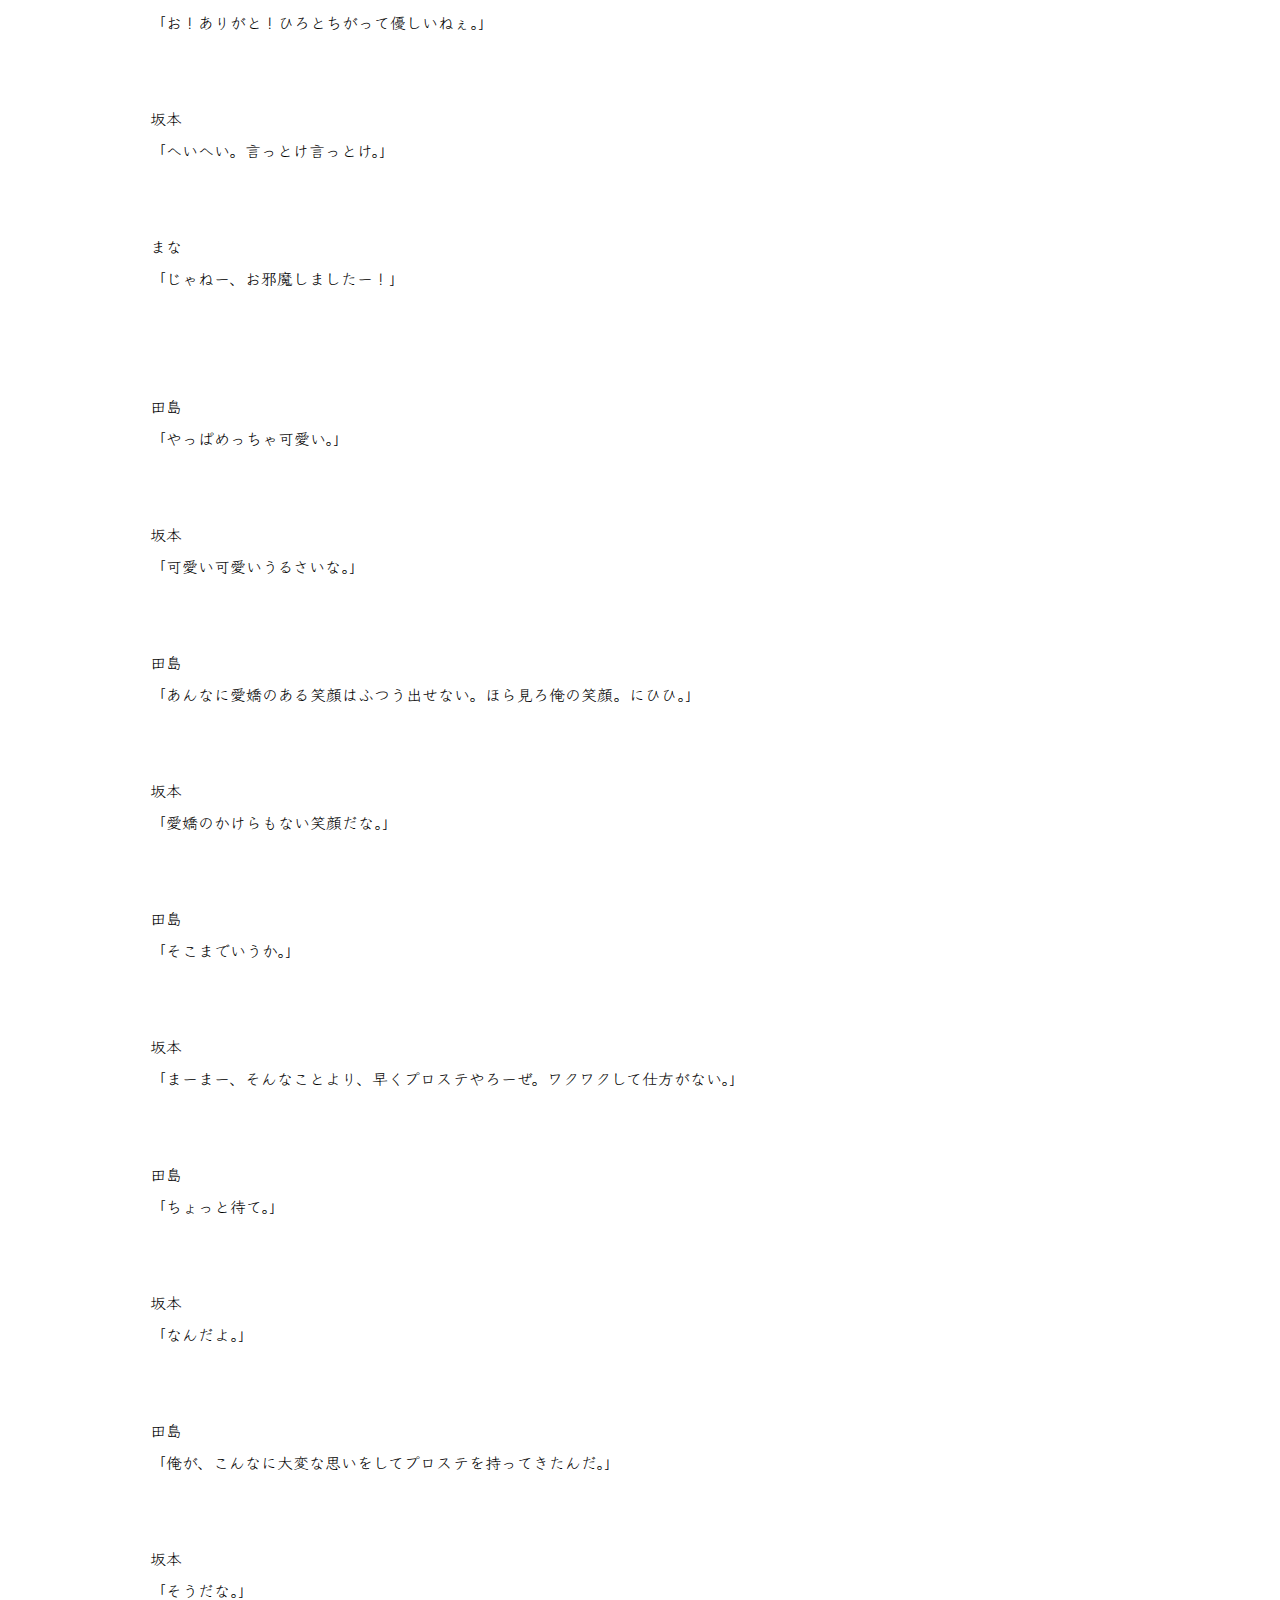
<file: contents/nechan.html>
<!DOCTYPE html>
<html lang="ja">
<head>
    <meta charset="UTF-8">
    <meta name="viewport" content="width=device-width, initial-scale=1.0">
    <title>あめがやまないの台本置き場</title>
    <link rel="stylesheet" href="../reset.css">
    <link rel="stylesheet" href="../style.css">
    <link rel="preconnect" href="https://fonts.googleapis.com">
<link rel="preconnect" href="https://fonts.gstatic.com" crossorigin>
<link href="https://fonts.googleapis.com/css2?family=Klee+One&display=swap" rel="stylesheet">
</head>
<body>
    <header id="header">
        <nav id="navi">
            <ul>
                <li ><a href="../index.html">TOP</a></li>
                <li><a href="../library.html">台本紹介</a></li>
                <li><a id="now" href="../list.html">台本一覧</a></li>
                <li><a href="../agreenment.html">利用規約</a></li>
            </ul>
        </nav>
    </header>
    
    <main id="daihon">
        <section class="profile">
        <h1 class="site-title">お前の姉ちゃん可愛いよな</h1>
        <h2 class="section-title">登場人物</h2>
        <p>坂本ひろ　男性<br>　中学2年生　田島の友達。お姉ちゃんを可愛いと思ったことはないため、田島の考えが全く理解できない。</p>
        <p>田島　男性<br>　中学2年生の思春期真っ只中。人のお姉ちゃんが尊く見えて仕方がない。</p>
        <p>坂本まな　女性<br>　高校2年生の坂本のお姉ちゃん。運動神経が良く、バドミントン部に入っている</p>
        </section>


        <hr>

        
        <section class="content">
            <p>
                
                帰り道<br><br><br>
                
                田島<br>
                「おいおい坂本！」<br><br><br>
                坂本<br>
                「なんだよ、鬱陶しいな。」<br><br><br>
                田島<br>
                「お前聞いたぞ！お前の姉ちゃんってすっげー可愛いんだってな！」<br><br><br>
                坂本<br>
                「どこがだよ。別に可愛いなんて思ったことねーよ。」<br><br><br>
                田島<br>
                「なんだお前！贅沢な奴だな！可愛いお姉ちゃんがいるだけで世間では勝ち組なんだぞ！」<br><br><br>
                坂本<br>
                「現実を知らないだけだ。別に嬉しいもんじゃないぞ。」<br><br><br>
                田島<br>
                「今ある幸せを噛みしめていないとは。悲しい奴だなぁ。」<br><br><br>
                坂本<br>
                「だから、姉貴がいたって別になんともねーよ。」<br><br><br>
                田島<br>
                「あ、あれは、どうなんだよ。その・・・シャワーとかさ・・・。」<br><br><br>
                坂本<br>
                「別に。なんも感じねーよ。」<br><br><br>
                田島<br>
                「おい！てことは見てるってことだよな！うーっわヤバイなお前！」<br><br><br>
                坂本<br>
                「何がだよ！普通のことだろ！」<br><br><br>
                田島<br>
                「可愛いお姉ちゃんの神秘的な姿をいつでも拝めるなんてなぁ・・・贅沢な奴だ。」<br><br><br>
                坂本<br>
                「お前、頭大丈夫か？」<br><br><br>
                田島<br>
                「あのさあのさ！今度お前の家に遊びに行ってもいい！？」<br><br><br>
                坂本<br>
                「えー、なんでだよ。いつもお前の家で遊んでるじゃん。」<br><br><br>
                田島<br>
                「たまにはいいじゃねーかよ！」<br><br><br>
                坂本<br>
                「そんなこと言われてもなぁ・・・。」<br><br><br>
                田島<br>
                「ふはははは。実はな、あの最新のプロステーションファイブが手に入ったんだよ。」<br><br><br>
                坂本<br>
                「え！？おい、それマジか！」<br><br><br>
                田島<br>
                「あぁ。もちろん正規ルートでな。それを持ってくるから、お前の家でもいいだろ？交換条件だ。」<br><br><br>
                坂本<br>
                「それなら別にお前の家でやればいいじゃねーか。」<br><br><br>
                田島<br>
                「お前が姉ちゃんをみせてくれないと、やらせなーい。」<br><br><br>
                坂本<br>
                「ぐぬぬ、プロステファイブ・・・やってみてぇ・・・。」<br><br><br>
                田島<br>
                「ふふふ、どうだ。」<br><br><br>
                坂本<br>
                「・・・分かった。俺の家でもいいだろう。」<br><br><br>
                田島<br>
                「よっしゃー！これでお前の姉ちゃんが拝めるなぁ！」<br><br><br>
                坂本<br>
                「何が楽しみなんだよ。分かんねー奴だなぁ。」<br><br><br>
                田島<br>
                「俺の立場になってみろ！めっちゃ楽しみだ。うひょー！」<br><br><br>
                坂本<br>
                「俺はせいぜいプロステができることを楽しみにしとくよ。」<br><br><br>
                田島<br>
                「んじゃまたなー！また予定教えろよー！」<br><br><br>
                坂本<br>
                「はいはい。じゃーなー。<br>
                何が楽しみなんだか。」<br><br><br><br>
                
                
                坂本<br>
                「ただいまー。」<br><br><br>
                まな<br>
                「あ、ひろ。おかえりー。」<br><br><br>
                坂本<br>
                「あぁ、姉貴。もう帰ってたんだ。」<br><br><br>
                まな<br>
                「今日は、部活も早く終わったし。」<br><br><br>
                坂本<br>
                「そうなんだ。」<br><br><br>
                まな<br>
                「ご飯作ったよ。シャワーでも浴びたら食べなよ。」<br><br><br>
                坂本<br>
                「ありがとう。そうそう、言いたいことあるんだけどさ。」<br><br><br>
                まな<br>
                「ん？なに？」<br><br><br>
                坂本<br>
                「今度、家に田島ってやつが遊びに来るんだけど別に大丈夫？」<br><br><br>
                まな<br>
                「あぁ、いつも一緒にいる子？別にいいよー。」<br><br><br>
                坂本<br>
                「え？いいの？」<br><br><br>
                まな<br>
                「まぁ、私の部屋とか入らなければ。」<br><br><br>
                坂本<br>
                「どうせ入んないよ。日にちは、いつでもいい？」<br><br><br>
                まな<br>
                「うん。私も適当に過ごしてるから。」<br><br><br>
                坂本<br>
                「あーそう。ありがとう。田島にもそう伝えとくわ。」<br><br><br>
                まな<br>
                「はいはーい。」<br><br><br><br>
                
                
                （翌日）<br><br>
                坂本<br>
                「というわけだ田島。いつでも大丈夫だってさ。」<br><br><br>
                田島<br>
                「おいおいマジで！よくやった坂本！」<br><br><br>
                坂本<br>
                「で？いつにする？」<br><br><br>
                田島<br>
                「土曜にしよう。プロステもじっくり楽しみたいだろ。」<br><br><br>
                坂本<br>
                「それもそうだな。土曜にするか。」<br><br><br>
                田島<br>
                「あー早く拝みてぇ。お前の姉ちゃん。」<br><br><br>
                坂本<br>
                「ほんとに楽しみなんだな。」<br><br><br>
                田島<br>
                「今週はそれだけで頑張れる。お前の姉ちゃん神。」<br><br><br>
                坂本<br>
                「それはそれはどうも。」<br><br><br>
                田島<br>
                「じゃあ、今週の土曜な！昼飯食べたらすぐ行くわ。」<br><br><br>
                坂本<br>
                「おう、よろしく。プロステ忘れんなよ。」<br><br><br>
                田島<br>
                「あったりまえよ！じゃあな！」<br><br><br>
                坂本<br>
                「じゃあな！」<br><br><br><br>
                
                
                （当日）<br><br>
                田島<br>
                「ついにやってきたぞ・・・。坂本のねーちゃんを拝める・・・。<br>
                はぁ、はぁ、暑いし、プロステは重たいし、しんど。母さんに送ってもらえばよかった・・・はぁ。<br>
                はぁ、はぁ、はぁ。よーしついたぁぁぁ。」<br><br>

                （インターホンを押す）<br><br>
                「こんにちはー！坂本君の友達の田島です。」<br><br><br>
                まな<br>
                「はーい！ちょっと待っててねー。」<br><br><br>
                田島<br>
                「い、いまのはもしやお姉さんの声・・・！なんか緊張するな・・・。」<br><br><br>
                まな<br>
                「どうも！こんにちは！」<br><br><br>
                田島<br>
                「あ、あ！こ、こ、こんにちは！」<br><br><br>
                まな<br>
                「君が田島君だよね！いつもひろが世話になってるねー。ありがとう！」<br><br><br>
                田島<br>
                「あ、いえ、こ、こちらこそです・・・。」<br><br><br>
                まな<br>
                「外は暑いし、中入って！ほらほら！」<br><br><br>
                田島<br>
                「お、お邪魔しまーす。」<br><br><br>
                まな<br>
                「ひろはね、そこの部屋にいるから、勝手に入っていいよ。」<br><br><br>
                田島<br>
                「分かりました。ありがとうございます！」<br><br><br>
                まな<br>
                「そんな固くならないで！じゃ、楽しんでねー。」<br><br><br>
                田島<br>
                「は、はい！」<br><br><br><br>
                
                
                坂本<br>
                「よう。来たか。」<br><br><br>
                田島<br>
                「ようじゃねーよバカ！なんでお前が出迎えないんだよ！」<br><br><br>
                坂本<br>
                「いいじゃん別に。」<br><br><br>
                田島<br>
                「めっちゃ緊張したじゃねーか！」<br><br><br>
                坂本<br>
                「やっぱり緊張するんだ。」<br><br><br>
                田島<br>
                「にしてもやべーな！お前の姉ちゃんめっちゃ可愛い！やばいって！噂の通りだ！」<br><br><br>
                坂本<br>
                「どこがだよ。全然分かんねーよ。」<br><br><br>
                田島<br>
                「あれは、間違いなくモテる！」<br><br><br>
                坂本<br>
                「別になれそめとか聞かないけどなぁ。」<br><br><br>
                田島<br>
                「いいなぁ。お前の家の養子になれないか？」<br><br><br>
                坂本<br>
                「それだけで養子になるもんじゃないぞ。」<br><br><br>
                田島<br>
                「てかプロステ持ってくんのくそ重かったぞ！感謝しろ！」<br><br><br>
                坂本<br>
                「いやー悪い悪い。お疲れ様。」<br><br><br>
                まな<br>
                「入るよー。」<br><br><br>
                坂本<br>
                「ノックくらいしろよ。」<br><br><br>
                まな<br>
                「はっはーごめんごめん。」<br><br><br>
                田島<br>
                「あ、お邪魔してます・・・。」<br><br><br>
                まな<br>
                「お茶とお菓子持ってきた！好きに食べて。田島君も遠慮しないでね。」<br><br><br>
                田島<br>
                「あ、ありがとうございます。」<br><br><br>
                坂本<br>
                「なに緊張してんだよ。」<br><br><br>
                田島<br>
                「う、うるせ。」<br><br><br>
                まな<br>
                「そういえば、なにして遊ぶつもりなの？」<br><br><br>
                坂本<br>
                「田島がさ、プロステファイブ持ってきてくれたんだよ。それをやろうかなと。」<br><br><br>
                まな<br>
                「え！プロステファイブ！？よく手に入ったね！正規！？転売！？」<br><br><br>
                田島<br>
                「せ、正規ルートで・・・。」<br><br><br>
                まな<br>
                「えー凄い！私もやりたいなぁ・・・。」<br><br><br>
                坂本<br>
                「邪魔しに来るなよ。」<br><br><br>
                まな<br>
                「まぁ、テストが近いからねぇ。勉強しなきゃ。」<br><br><br>
                田島<br>
                「坂本のお姉さんもいつでもやっていいですから！」<br><br><br>
                まな<br>
                「お！ありがと！ひろとちがって優しいねぇ。」<br><br><br>
                坂本<br>
                「へいへい。言っとけ言っとけ。」<br><br><br>
                まな<br>
                「じゃねー、お邪魔しましたー！」<br><br><br><br>
                
                田島<br>
                「やっぱめっちゃ可愛い。」<br><br><br>
                坂本<br>
                「可愛い可愛いうるさいな。」<br><br><br>
                田島<br>
                「あんなに愛嬌のある笑顔はふつう出せない。ほら見ろ俺の笑顔。にひひ。」<br><br><br>
                坂本<br>
                「愛嬌のかけらもない笑顔だな。」<br><br><br>
                田島<br>
                「そこまでいうか。」<br><br><br>
                坂本<br>
                「まーまー、そんなことより、早くプロステやろーぜ。ワクワクして仕方がない。」<br><br><br>
                田島<br>
                「ちょっと待て。」<br><br><br>
                坂本<br>
                「なんだよ。」<br><br><br>
                田島<br>
                「俺が、こんなに大変な思いをしてプロステを持ってきたんだ。」<br><br><br>
                坂本<br>
                「そうだな。」<br><br><br>
                田島<br>
                「そしてお前はただプレイをして楽しむ。」<br><br><br>
                坂本<br>
                「そうだな。」<br><br><br>
                田島<br>
                「これじゃあ、不釣り合いじゃないか？」<br><br><br>
                坂本<br>
                「なんでだよ。姉貴も見れただろ？」<br><br><br>
                田島<br>
                「見るだけじゃだめだ。」<br><br><br>
                坂本<br>
                「なんだお前。」<br><br><br>
                田島<br>
                「だから、お前の姉ちゃんの・・・えと・・・その。」<br><br><br>
                坂本<br>
                「ん？」<br><br><br>
                田島<br>
                「・・・パンツ。」<br><br><br>
                坂本<br>
                「は？」<br><br><br>
                田島<br>
                「お前の姉ちゃんのパンツをこの目で見収めたい！なんなら触らしてくれ！頼む！」<br><br><br>
                坂本<br>
                「馬鹿お前！何言ってんだ！」<br><br><br>
                田島<br>
                「お願いだ！俺には妹も姉もいない！一人っ子なんだ！そんな俺に夢を見させてくれ！」<br><br><br>
                坂本<br>
                「だからってそんな願い聞けねーよ！」<br><br><br>
                田島<br>
                「頼む！それが出来れば、おまえにプロステあげるから！」<br><br><br>
                坂本<br>
                「・・・え？それマジか？」<br><br><br>
                田島<br>
                「あぁ。そのためのプロステだ。じゃないとこんな思いして持ってくるわけがないだろ。」<br><br><br>
                坂本<br>
                「生粋（きっすい）の変態だな・・・。」<br><br><br>
                田島<br>
                「この通りだ！」<br><br><br>
                坂本<br>
                「・・・男に二言はないな・・・？」<br><br><br>
                田島<br>
                「あぁ！金はとらない！」<br><br><br>
                坂本<br>
                「・・・分かった。」<br><br><br>
                田島<br>
                「本当か！ありがとう！本当にありがとう！」<br><br><br>
                坂本<br>
                「その代わり、あとで言い訳するのはなしな。」<br><br><br>
                田島<br>
                「当たり前だ！プロステの親権はお前にあるからな！」<br><br><br>
                坂本<br>
                「よし、交渉成立だ。」<br><br><br>
                田島<br>
                「とはいえ、どうやるんだ。」<br><br><br>
                坂本<br>
                「姉貴の部屋にあるからな・・・。姉貴を部屋から出さないといけない。」<br><br><br>
                田島<br>
                「な、なるほど。」<br><br><br>
                坂本<br>
                「どうやって部屋からだすかだな・・・。」<br><br><br>
                田島<br>
                「トイレに行ってるスキを狙うのは？」<br><br><br>
                坂本<br>
                「それだとさすがに余裕がなさすぎる。姉貴の部屋は俺もよく分からん。」<br><br><br>
                田島<br>
                「そもそもパンツは姉ちゃんの部屋にあるのか？」<br><br><br>
                坂本<br>
                「それは間違いない。いつも部屋の中で着替えてるから。」<br><br><br>
                田島<br>
                「なるほどな。」<br><br><br>
                坂本<br>
                「一度、ぱしってみるか。」<br><br><br>
                田島<br>
                「そんなことしていいのか？」<br><br><br>
                坂本<br>
                「ちょうど、アイスが家にはないからな。」<br><br><br>
                田島<br>
                「お、おう。それでやってみよう。」<br><br><br>
                坂本<br>
                「ちょっと行ってくる。」<br><br><br><br>
                
                
                坂本<br>
                「姉貴ー。入るよ？」<br><br><br>
                まな<br>
                「うん。どしたの。」<br><br><br>
                坂本<br>
                「ちょっとさ、買い出し行ってきてくれない？」<br><br><br>
                まな<br>
                「え？何買えばいいの？」<br><br><br>
                坂本<br>
                「アイス。俺が金渡すから、姉貴の分も買ってきていいよ。」<br><br><br>
                まな<br>
                「えー、こんな暑いのにめんどくさいなぁ。」<br><br><br>
                坂本<br>
                「そこを何とか頼む。」<br><br><br>
                まな<br>
                「自分たちで行ってきなよー。友達と話しながらならあっという間だからさー。」<br><br><br>
                坂本<br>
                「いいじゃねーかよ。今日くらい助けてくれてもさ。」<br><br><br>
                まな<br>
                「めんどくさいんだもん。」<br><br><br>
                坂本<br>
                「田島が悲しむぞ？坂本の姉ちゃんってケチなんだなーとかいうかもよ？」<br><br><br>
                まな<br>
                「いーや、田島君はそういうことは言わないね。意外と、そういうところはしっかりしてる子でしょ。」<br><br><br>
                坂本<br>
                「この手にはのらなかったか・・・。」<br><br><br>
                まな<br>
                「甘いねぇ。私の目利きをなめるなよ～。覚えておきたまえ。」<br><br><br>
                坂本<br>
                「へいへい。」<br><br><br><br>
                
                
                田島<br>
                「どうだった。」<br><br><br>
                坂本<br>
                「あぁ、めんどくさがって行ってくれない。」<br><br><br>
                田島<br>
                「まじかー。」<br><br><br>
                坂本<br>
                「でも、部屋の中を少し見れただけでも収穫はあった。」<br><br><br>
                田島<br>
                「おぉ、さすが！」<br><br><br>
                坂本<br>
                「パンツの場所も予想ができたからな。あとは、どうやって姉貴を外に出すかだな。」<br><br><br>
                田島<br>
                「どうすっかねぇ・・・。」<br><br><br>
                坂本<br>
                「うーん・・・。」<br><br><br><br>
                
                田島<br>
                「これだ。」<br><br><br>
                坂本<br>
                「お？なんだ。」<br><br><br>
                田島<br>
                「結構手間がかかるが大丈夫か。」<br><br><br>
                坂本<br>
                「おう。教えてくれ。」<br><br><br>
                田島<br>
                「まず、俺とお前でプロステをめっちゃ楽しむんだ。」<br><br><br>
                坂本<br>
                「ほう。」<br><br><br>
                田島<br>
                「それもうるさいくらいにな。その楽しんでる声が恐らく、お前の姉さんの部屋に聞こえるはずだ。」<br><br><br>
                坂本<br>
                「この距離なら全然聞こえるな。」<br><br><br>
                田島<br>
                「勉強をしている姉さんにとって、この声は誘惑でしかない。そんなにプロステ楽しいんだって思うだろう。」<br><br><br>
                坂本<br>
                「ふむふむ。」<br><br><br>
                田島<br>
                「それをずっと続けると、姉さんはこの部屋に来て、私もやってみたい！という風に言うだろう。」<br><br><br>
                坂本<br>
                「その根拠は？」<br><br><br>
                田島<br>
                「俺はしっかりと、「坂本のお姉さんもいつでもやっていいですから！」と言った。これが効いてくるはず。」<br><br><br>
                坂本<br>
                「なるほどな。そのための伏線だったのか。」<br><br><br>
                田島<br>
                「いや、偶然。お前の姉さんにいい人だと思われたいからそういっただけ。」<br><br><br>
                坂本<br>
                「だせーな。」<br><br><br>
                田島<br>
                「そこでお前の出番だ。私もやりたいといった姉さんに対して<br>
                ”アイスを買ってきてくれれば、いいよ”<br>
                こう言うんだ。」<br><br><br>
                坂本<br>
                「なるほど！」<br><br><br>
                田島<br>
                「お前の普段の感じからしても、このセリフは自然だろ？」<br><br><br>
                坂本<br>
                「あぁ、違和感はないと思う。」<br><br><br>
                田島<br>
                「そして姉さんがアイスを買いに行っている最中に、部屋に忍び込み、パンツを味わう。これでどうだ。」<br><br><br>
                坂本<br>
                「結構、ガバガバな気はするが、可能性はあるな。」<br><br><br>
                田島<br>
                「きっとうまくいく。」<br><br><br>
                坂本<br>
                「パンツのためなら、全力で考えるんだな。」<br><br><br>
                田島<br>
                「そのための頭脳だ。」<br><br><br>
                坂本<br>
                「そんなわけないだろ。」<br><br><br>
                田島<br>
                「とまぁこれでいこう。俺を信じてくれ。」<br><br><br>
                坂本<br>
                「わかった・・・。」<br><br><br>
                田島<br>
                「まずはステップワン。プロステを全力で楽しもう。」<br><br><br>
                坂本<br>
                「これは純粋に楽しめる時間だな。」<br><br><br>
                田島<br>
                「あぁ、じっくり楽しんでくれ。」<br><br><br>
                坂本<br>
                「よし。」<br><br><br>
                田島<br>
                「やるぞ！」<br><br><br><br>
                
                めっちゃプロステを楽しむ(アドリブでも好き勝手してください）<br><br>
                坂本<br>
                「あはははははは！バカおもしれーな！プロステやば！」<br><br><br>
                田島<br>
                「だろ！この解像度みろよ！めっちゃきれいだろ！」<br><br><br>
                坂本<br>
                「やべーよ！グラフィックももちろんだけど、コントローラーの振動がえぐい！ゲームの世界にいるみたいだ！」<br><br><br>
                田島<br>
                「それがプロステの凄いとこなのよ！やべーだろ！」<br><br><br>
                坂本<br>
                「お前よく手に入れれたな！うらやましいよ！あはははは！」<br><br><br>
                田島<br>
                「なかなか難しかったんだぞー！あははははは！」<br><br><br>
                まな<br>
                「うわー、なんかめっちゃ楽しそう・・・。いいなぁ。」<br><br><br>
                めっちゃプロステを楽しむ(アドリブでも好き勝手してください）<br><br>
                田島<br>
                「お前も早く買えよ！ぜったい裏切らないから！」<br><br><br>
                坂本<br>
                「もう、非正規ルートで買っちゃおうかな！」<br><br><br>
                田島<br>
                「それはやめとけって！あはははは！」<br><br><br>
                坂本<br>
                「冗談だって！あははははは！」<br><br><br>
                まな<br>
                「やっばい。マジでやりたくなってきた。絶対楽しいじゃん。」<br><br><br>
                田島<br>
                「おいおい！そこは死ぬって！あははははは！」<br><br><br>
                坂本<br>
                「あはははは！やっべー！これは楽しい！」<br><br><br>
                まな<br>
                「あーもう、集中できない！どうしよう・・・たまには遊んじゃってもいいよね・・・いいよね。」<br><br><br>
                田島<br>
                「ちょっと俺にもかせよ！」<br><br><br>
                坂本<br>
                「ちょっと待てって！ここ終わったら！」<br><br><br>
                まな<br>
                「お邪魔します！」<br><br><br>
                坂本<br>
                「お、姉貴。どうしたの。」<br><br><br>
                田島<br>
                「お、お姉さん。」<br><br><br>
                まな<br>
                「いやーちょっとねぇ・・・集中できなくってさぁ。」<br><br><br>
                田島<br>
                「あ、すみません！うるさかったですよね！ごめんなさい！」<br><br><br>
                まな<br>
                「いやーいいのいいの。友達といる時はそんなもんだよ。」<br><br><br>
                坂本<br>
                「じゃあ、何しに来たんだよ。」<br><br><br>
                まな<br>
                「なんか、楽しそうだなーって思ってさぁ・・・私も、やりたいなーなんて。」<br><br><br>
                田島<br>
                「あ！全然いいですよ！一緒にやりましょうよ！楽しいですから！」<br><br><br>
                まな<br>
                「ほんと！ありがとう！プロステ楽しみだったんだよねー！」<br><br><br>
                田島<br>
                「ぜひぜひ！(小声で）いけ坂本！」<br><br><br>
                坂本<br>
                「ちょっと待て姉貴！」<br><br><br>
                まな<br>
                「ん？何？」<br><br><br>
                坂本<br>
                「プロステをするのなら、アイスを買いに行ってもらおうじゃないか。」<br><br><br>
                まな<br>
                「え？」<br><br><br>
                田島<br>
                「坂本！別にそんなことしなくていいだろ！」<br><br><br>
                坂本<br>
                「まぁまて田島。」<br><br><br>
                坂本<br>
                「姉貴、田島君はこんなに暑い中、重たいプロステをせっせと持ってきてくれたんだ。それなのに、何もせず、ただプロステをやるのは違うだ」ろ。<br><br><br>
                まな<br>
                「まぁ、確かに・・・。」<br><br><br>
                坂本<br>
                「決死の思いで手に入れたプロステをただでプレイできるんだ。アイスくらい買ってきてくれてもいいんじゃないか？」<br><br><br>
                田島<br>
                「い、いや、お姉さん！そんなことしなくてもいいですって！」<br><br><br>
                まな<br>
                「・・・ひろの言う通りかもね。」<br><br><br>
                田島<br>
                「え？」<br><br><br>
                まな<br>
                「大変な思いしてプロステを持ってきてくれたのに、何もしないのは申し訳ないな。買ってきてやろうじゃないか。」<br><br><br>
                田島<br>
                「いいんですか？」<br><br><br>
                まな<br>
                「いいのいいのー！気にしないで！プロステできるんだし。何がいい？」<br><br><br>
                坂本<br>
                「バニラアイスならなんでもいいよ。」<br><br><br>
                田島<br>
                「じゃあ、僕もそれで。」<br><br><br>
                まな<br>
                「おっけー、じゃあなんか適当に買ってくるー。」<br><br><br>
                坂本<br>
                「行ってらっしゃーい。」<br><br><br>
                まな<br>
                「はいはーい。」<br><br><br><br>
                
                
                坂本<br>
                「いったか・・・？」<br><br><br>
                田島<br>
                「行ったっぽいな。」<br><br><br>
                坂本<br>
                「お前凄いな！シナリオ通りじゃねーか！」<br><br><br>
                田島<br>
                「そのための頭脳だって言っただろ！」<br><br><br>
                坂本<br>
                「上手くいきすぎてこえーよ！」<br><br><br>
                田島<br>
                「よし、早く、姉さんの部屋に行こう！」<br><br><br>
                坂本<br>
                「そうだな。こっちだ。ついてこい。」<br><br><br><br>
                
                
                田島<br>
                「こ、これが姉さんの部屋。」<br><br><br>
                坂本<br>
                「俺よりめっちゃ綺麗だな・・・。」<br><br><br>
                田島<br>
                「いやー匂いも素晴らしい・・・。完璧だ。」<br><br><br>
                坂本<br>
                「おい！見とれてる場合じゃない！早くパンツを探そう！」<br><br><br>
                田島<br>
                「それも、そうだな！」<br><br><br>
                坂本<br>
                「俺の予想だと、たぶんこの中だ！」<br><br><br>
                田島<br>
                「俺は、こっちを探してみる！」<br><br><br><br>
                
                まな<br>
                「いやープロステ楽しみだなー、せっかくだから、バーゲンダッツでも買ってやろうかな。へへへ。」<br><br><br><br>
                
                田島<br>
                「なかなかみつからねーなぁ。」<br><br><br>
                坂本<br>
                「てことは・・・ここか・・・？」<br><br><br>
                田島<br>
                「おい、どうだ？見つかった？」<br><br><br>
                坂本<br>
                「んー・・・、お！あったぞ！」<br><br><br>
                田島<br>
                「マジか！どれ！」<br><br><br>
                坂本<br>
                「ほら見ろ！これで間違いないだろ！」<br><br><br>
                田島<br>
                「そ、それだぁぁぁぁぁ！お前の姉ちゃんのパンツだ！なんて神々しい！」<br><br><br>
                坂本<br>
                「まじで、変態だな。」<br><br><br>
                田島<br>
                「ちょっとかしてくれよ！」<br><br><br>
                坂本<br>
                「いいけど・・・はい。」<br><br><br>
                田島<br>
                「うおおおおお！パンツだ！パンツだ！匂いも素晴らしい！」<br><br><br>
                坂本<br>
                「見てられねーよ。」<br><br><br>
                田島<br>
                「こ、これ・・・かぶってみてもいいか？」<br><br><br>
                坂本<br>
                「は？」<br><br><br>
                田島<br>
                「かぶりたいんだよ！」<br><br><br>
                坂本<br>
                「は？」<br><br><br><br>
                
                まな<br>
                「あっちぃ・・・なんでこんな暑いんだよ。帰り道でアイス溶けるんじゃないのコレ。はぁ・・・。<br>
                あれ・・・？財布、持ってなかったっけ。ありゃ？家に忘れたか？あーもう！めんどくさいな！」<br><br><br><br>
                
                田島<br>
                「か、かぶるぞ・・・！」<br><br><br>
                坂本<br>
                「お、おう・・・。」<br><br><br>
                田島<br>
                「装着！<br>
                見ろ！これが真のパンツマンだ！」<br><br><br>
                坂本<br>
                「あはははははは！おいバカ！お前マジで気持ち悪い！あはははは！」<br><br><br>
                田島<br>
                「はーっはっはっは！この世の下着ドロボーは私が成敗してくれよう！とりゃあ！」<br><br><br>
                坂本<br>
                「あはははははは！馬鹿なことするなって！」<br><br><br>
                田島<br>
                「下着怪人ブラジャーめ！くらえ！エターナルパンツ！」<br><br><br>
                坂本<br>
                「ぐ・・・パンツマン、覚えてろ・・・ぐはぁ。」<br><br><br>
                田島<br>
                「ノリがいいじゃないか！」<br><br><br>
                坂本<br>
                「なんか、楽しくなってきた。」<br><br><br>
                
                まな<br>
                「ごめーん！財布忘れちゃったー！」<br><br><br>
                
                田島<br>
                「この世のパンツは私が守る！」<br><br><br>
                坂本<br>
                「よ！パンツマン！」<br><br><br>
                （まなが部屋に戻ってくる）<br><br>
                まな<br>
                「さいふさいｆ・・・」<br><br><br>
                田島<br>
                「・・・え。」<br><br><br>
                坂本<br>
                「・・・あ。」<br><br><br>
                まな<br>
                「・・・な、なんでいるの？」<br><br><br>
                田島<br>
                「ああああああああああああああああ！」<br><br><br>
                坂本<br>
                「ああああああああああああああああ！」<br><br><br>
                田島<br>
                「ち、違うんです！これは、坂本君が勝手にやって！」<br><br><br>
                坂本<br>
                「姉貴！違うんだ！こいつが姉貴の部屋に入りたいっていうから！」<br><br><br>
                田島<br>
                「なんだと！お前、裏切るのか！」<br><br><br>
                坂本<br>
                「はぁ！？お前が最初に俺を売っただろうが！」<br><br><br>
                田島<br>
                「もうプロステさせないからな！」<br><br><br>
                坂本<br>
                「話が違うじゃねーか！ふざけんな！」<br><br><br>
                まな<br>
                「ふたりとも！」<br><br><br>
                田島<br>
                「・・・はい。」<br><br><br>
                坂本<br>
                「・・・はい。」<br><br><br>
                まな<br>
                「こんなことするために、私にアイスを買いに行かせたわけ？」<br><br><br>
                坂本<br>
                「・・・はい。」<br><br><br>
                まな<br>
                「田島くん、君が考えたの？」<br><br><br>
                田島<br>
                「・・・はい。」<br><br><br>
                まな<br>
                「そっかぁ。それは予想外だったなぁ。」<br><br><br>
                坂本<br>
                「・・・。」<br><br><br>
                田島<br>
                「・・・。」<br><br><br>
                まな<br>
                「ひろについてはお母さんとお父さんに言いつけます。そして田島君のお母さんにも言いつけます。それでいいですね。」<br><br><br>
                坂本<br>
                「ちょちょちょちょ！待ってくれよ！それだけは勘弁してくれ！」<br><br><br>
                田島<br>
                「やややややや、いやです！それだけはやめてください！お願いします！」<br><br><br>
                まな<br>
                「あなたたちが一番苦しむ方法がこれなんです。仕方ないですよね？」<br><br><br>
                坂本<br>
                「お願いします！母さんに言うのはやめてくれ！俺の居場所がなくなる！」<br><br><br>
                田島<br>
                「ほんとに許してください！お母さんにそんなこと知られたらもう生きていけません！」<br><br><br>
                まな<br>
                「どうしよっかなー。」<br><br><br>
                坂本<br>
                「な、なんでもする！姉貴の言うことはこれからなんでも聞くから！お願いします！この通りです！」<br><br><br>
                まな<br>
                「ほう、何でもするって言ったのかい？」<br><br><br>
                坂本<br>
                「なんでもします！なんでもするので、どうか母さんと父さんには言わないでください！」<br><br><br>
                まな<br>
                「なるほど。それならよろしい。で、田島君は？」<br><br><br>
                田島<br>
                「え、えと。」<br><br><br>
                まな<br>
                「言いつけていいのね？」<br><br><br>
                田島<br>
                「あ！あの、プロステファイブをあげるのでどうか許してください！もちろんお金はとりません！お願いします！」<br><br><br>
                まな<br>
                「え？プロステくれるの？ただで？」<br><br><br>
                田島<br>
                「はい！ただであげるので許してください！どうかお願いします！」<br><br><br>
                坂本<br>
                「お前！俺にあげる約束だったじゃねーか！」<br><br><br>
                田島<br>
                「もう、手段が選べないんだよ！」<br><br><br>
                まな<br>
                「なるほど、プロステを手に入れる代わりに、私の部屋でそんなことしてたわけだ・・・。」<br><br><br>
                坂本<br>
                「ぐぅの音もでない。」<br><br><br>
                まな<br>
                「ま、なんでも言うこと聞く、プロステをくれる、この条件であれば、許してやろう！」<br><br><br>
                田島<br>
                「あ、ありがとうございます！」<br><br><br>
                まな<br>
                「せいぜい、最期のプロステでも楽しみたまえ田島君。私はアイスを買いに行ってあげるよ。じゃーね。」<br><br><br>
                坂本<br>
                「・・・。」<br><br><br>
                田島<br>
                「・・・。」<br><br><br>
                坂本<br>
                「すべてを失ったな。」<br><br><br>
                田島<br>
                「あぁ。パンツマンとかやらなきゃよかった。」<br><br><br>
                坂本<br>
                「ほら、姉貴なんていいもんじゃないだろ。」<br><br><br>
                田島<br>
                「そうかもしれない。」<br><br><br>
                坂本<br>
                「プロステも姉貴のものになったし。男の友情はこうも簡単に崩れるのか。」<br><br><br>
                田島<br>
                「すまない。もう、どうしようもなかった。」<br><br><br>
                坂本<br>
                「たぶん、姉貴からプロステをさせてもらえることはないだろう。」<br><br><br>
                田島<br>
                「・・・お前の姉ちゃん、悪魔だわ。」<br><br><br>
                坂本<br>
                「その通りだ。可愛いわけがないんだよ。」<br><br><br>
                田島<br>
                「はぁ・・・プロステしようぜ・・・。」<br><br><br>
                坂本<br>
                「だな。俺も最初で最後になるからな。」<br><br><br>
                田島<br>
                「坂本、一ついいか。」<br><br><br>
                坂本<br>
                「なんだよ。」<br><br><br>
                田島<br>
                「プロステは、買うことができるが。」<br><br><br>
                坂本<br>
                「うん。」<br><br><br>
                田島<br>
                「お前の姉ちゃんのパンツは、買えないからな。」<br><br><br>
                坂本<br>
                「ふっ。だっさ。」<br><br><br>
                田島<br>
                「俺、変態だからさ。」<br><br><br>
                坂本<br>
                「全然、決まってねーよ。」<br><br><br>
            </p>
        </section>
    </main>


    <footer id="footer">
        <p>&copy;amymnot</p>
    </footer>
</body>
</html>
</file>
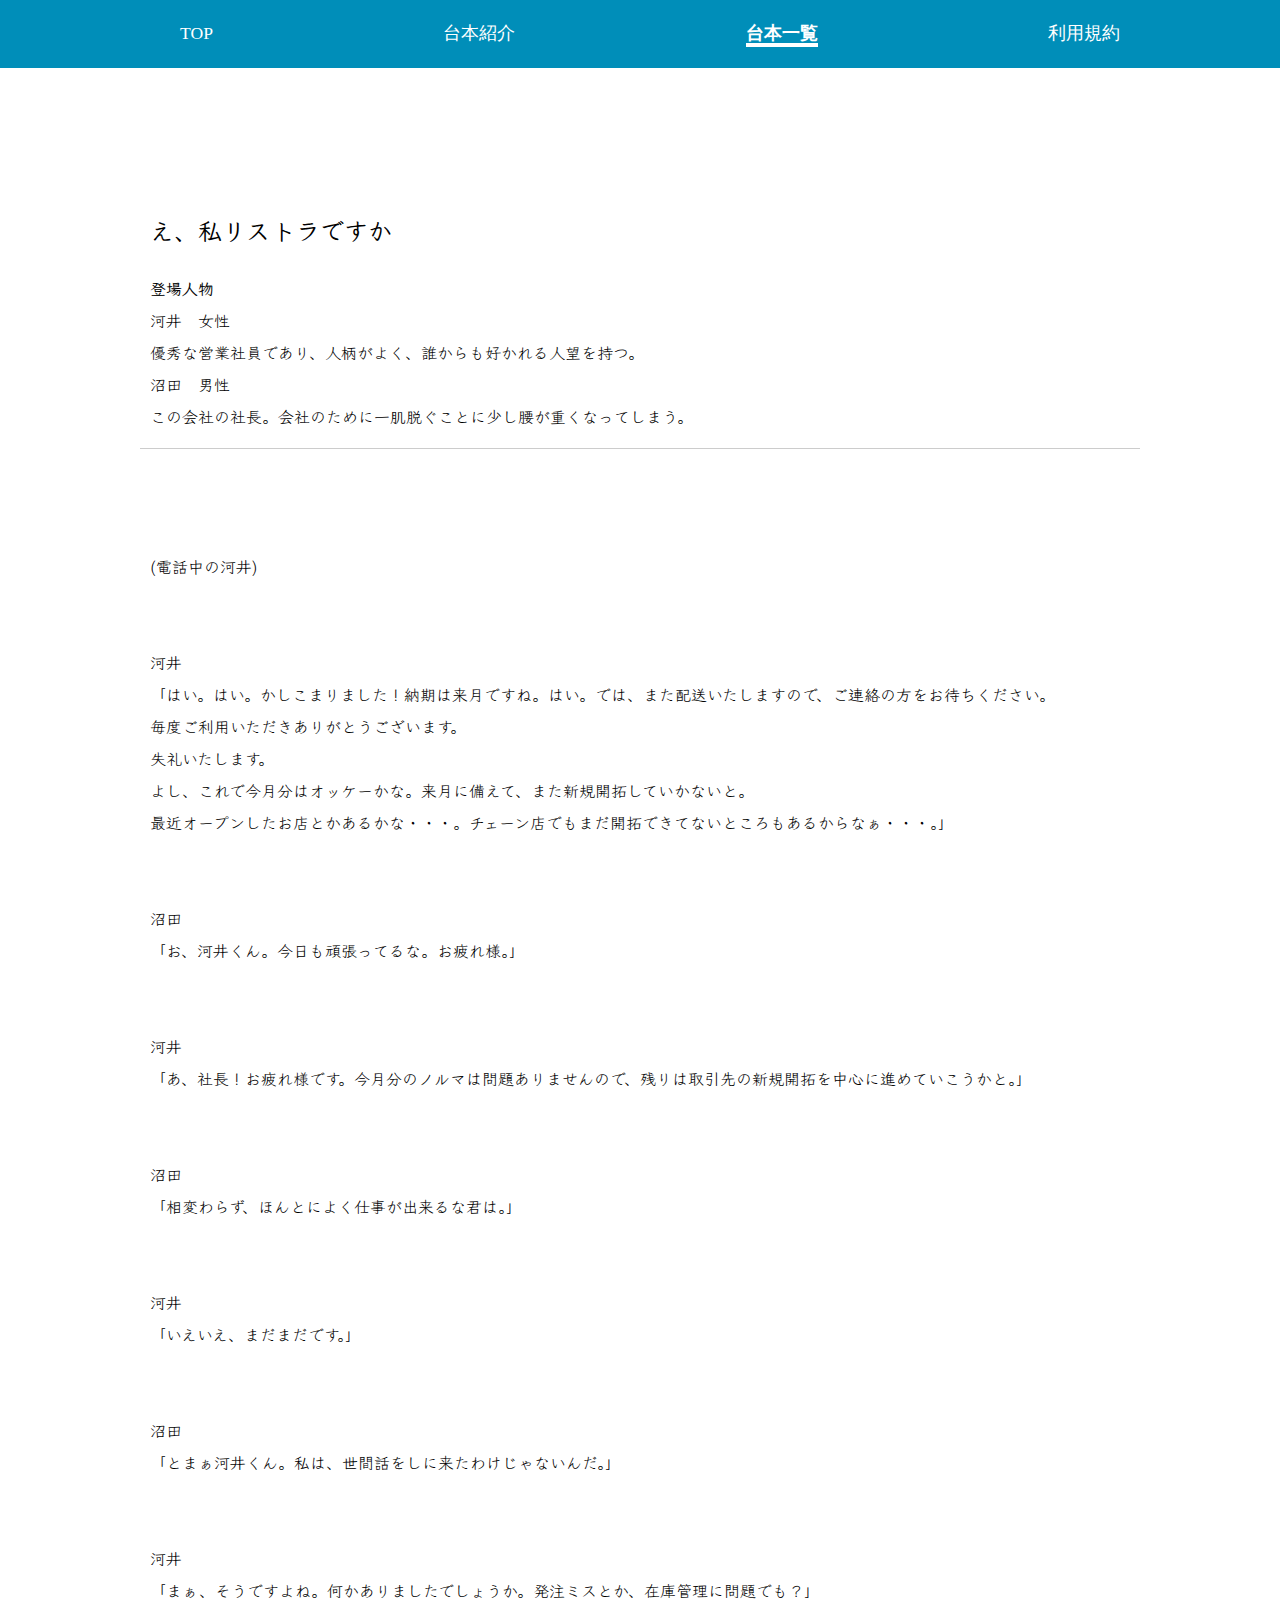
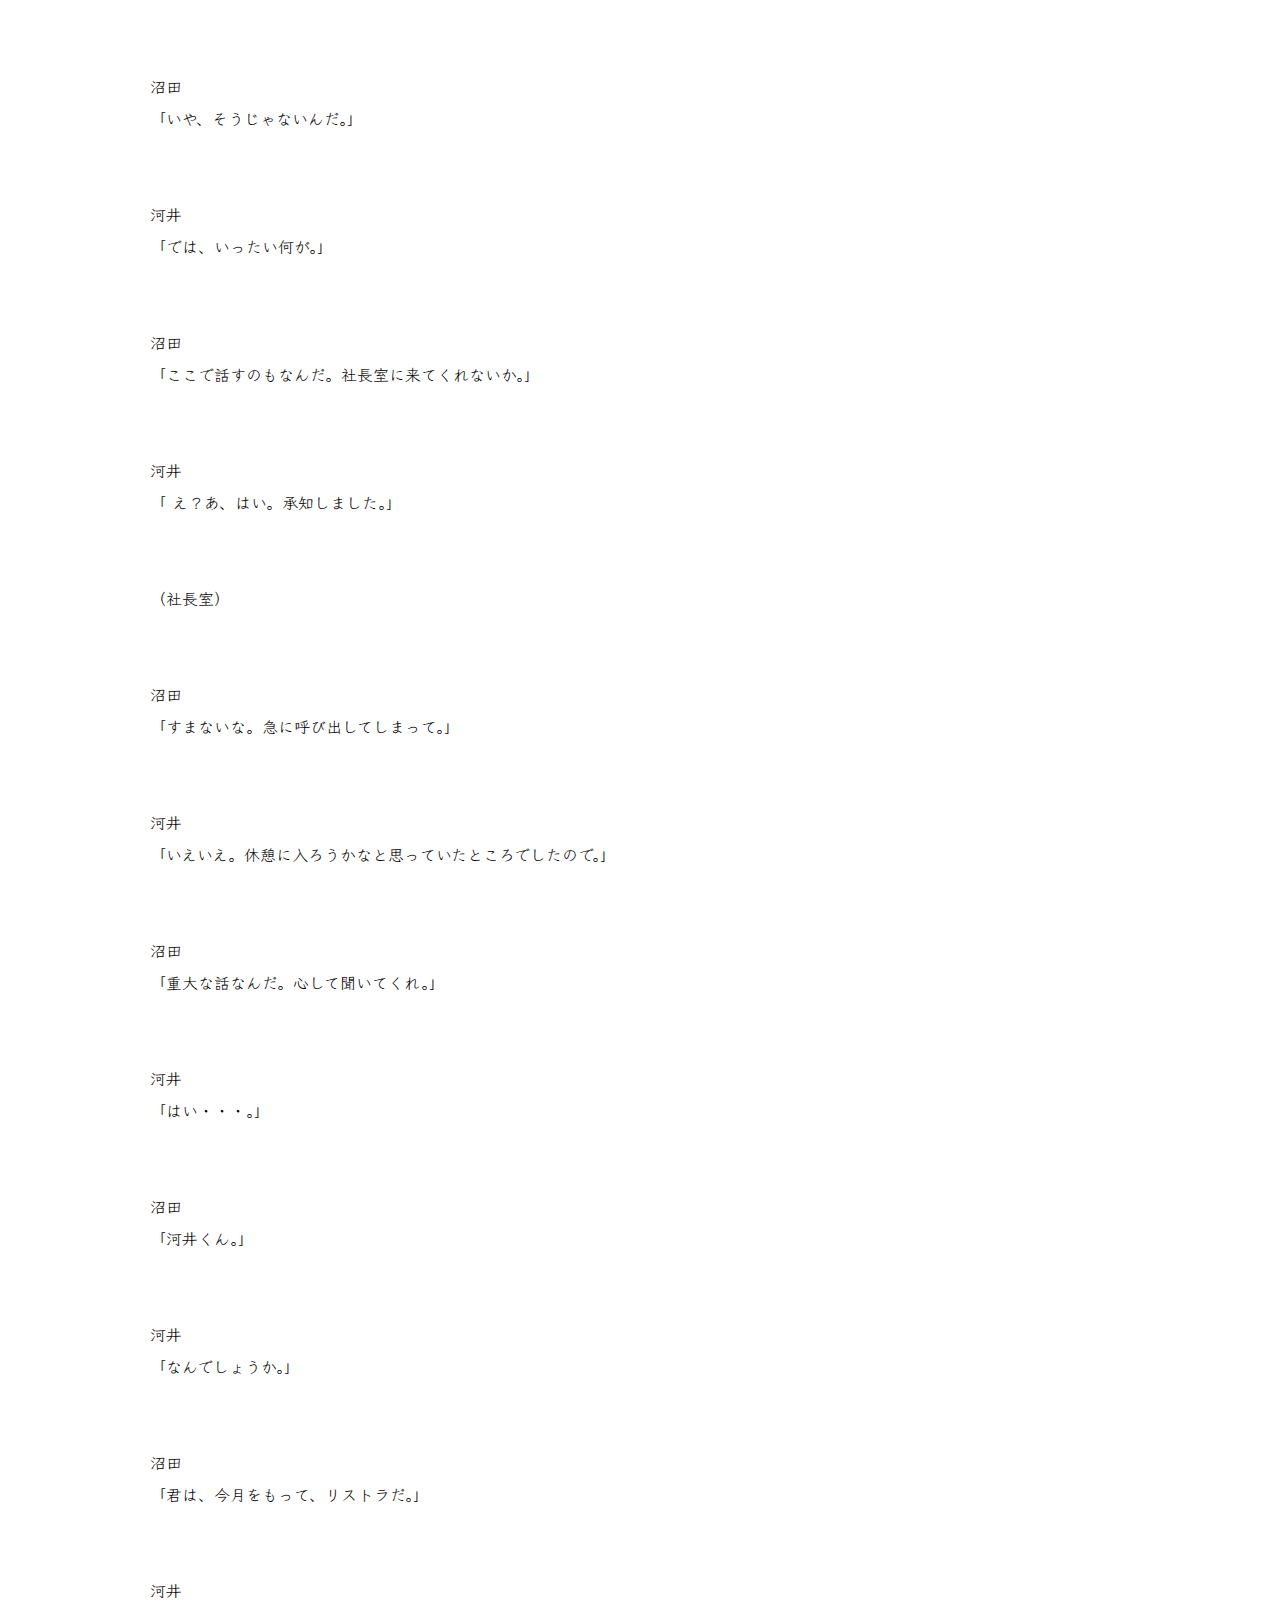
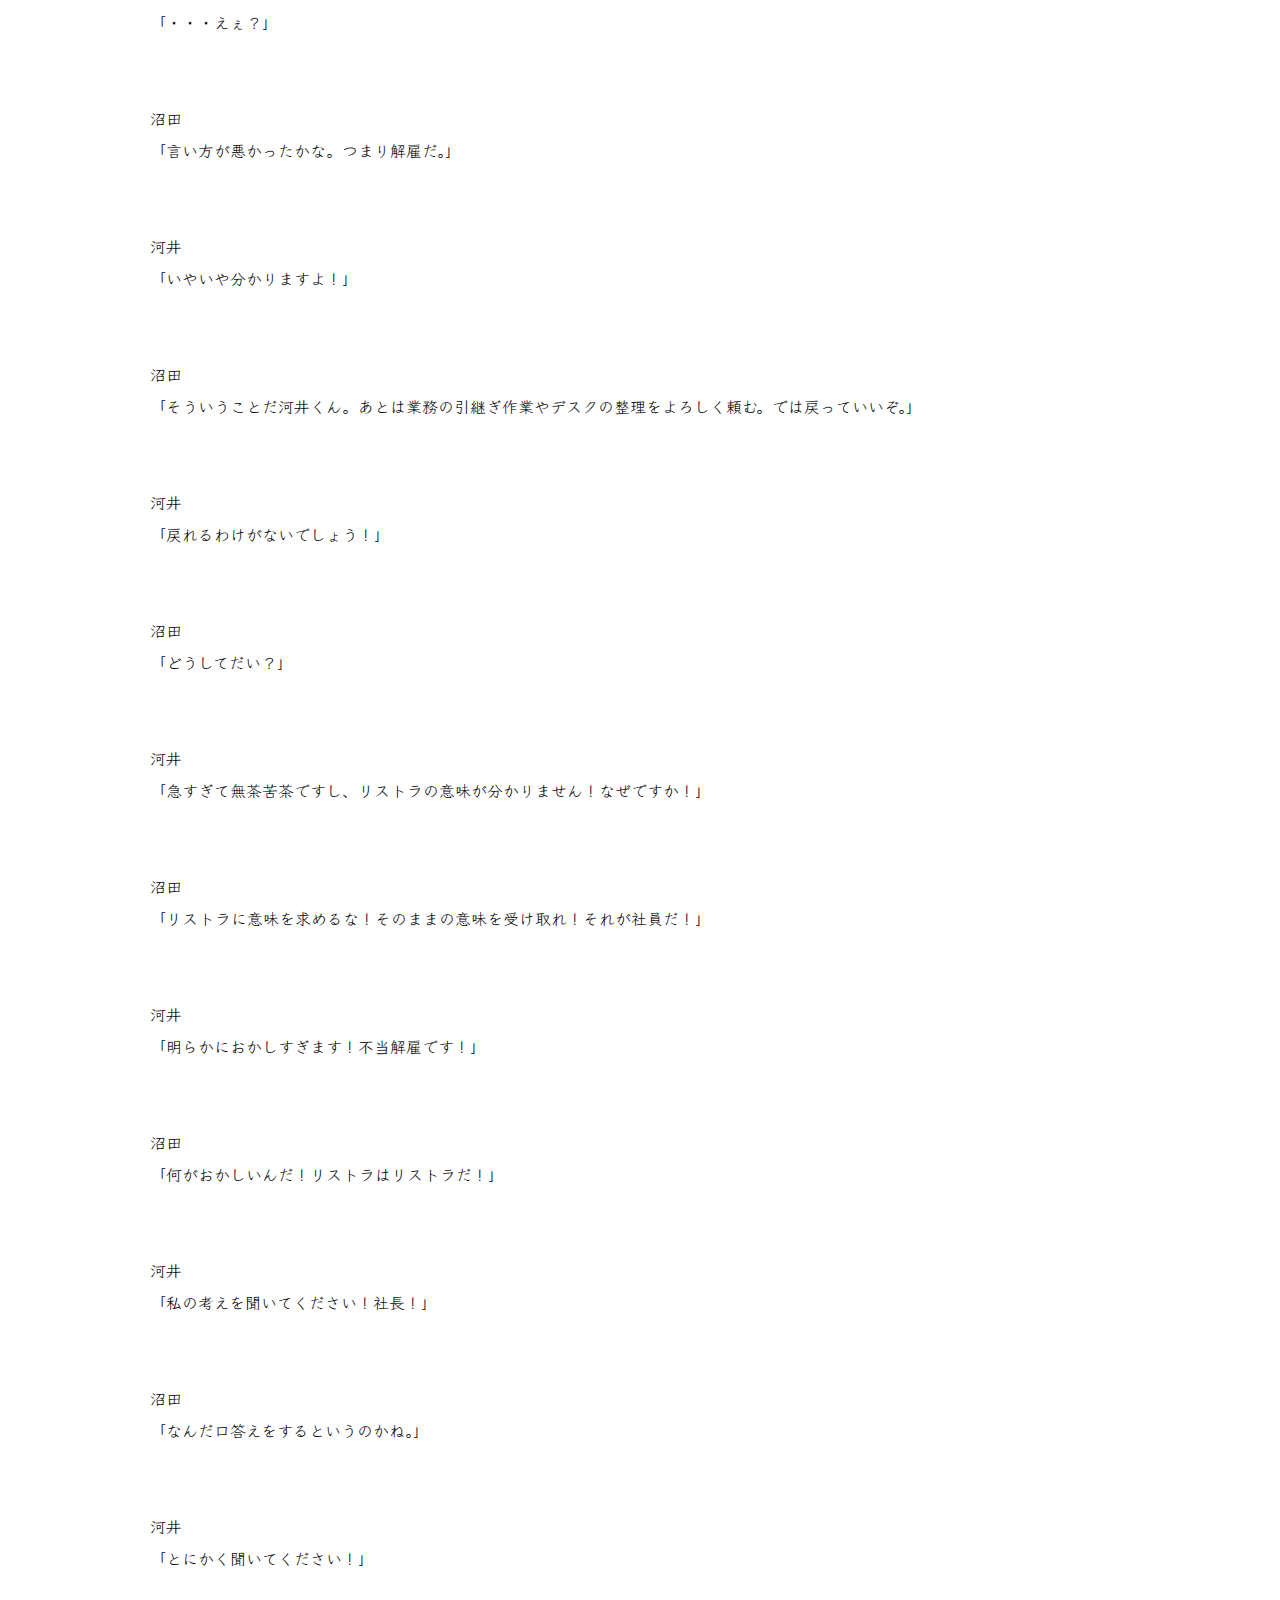
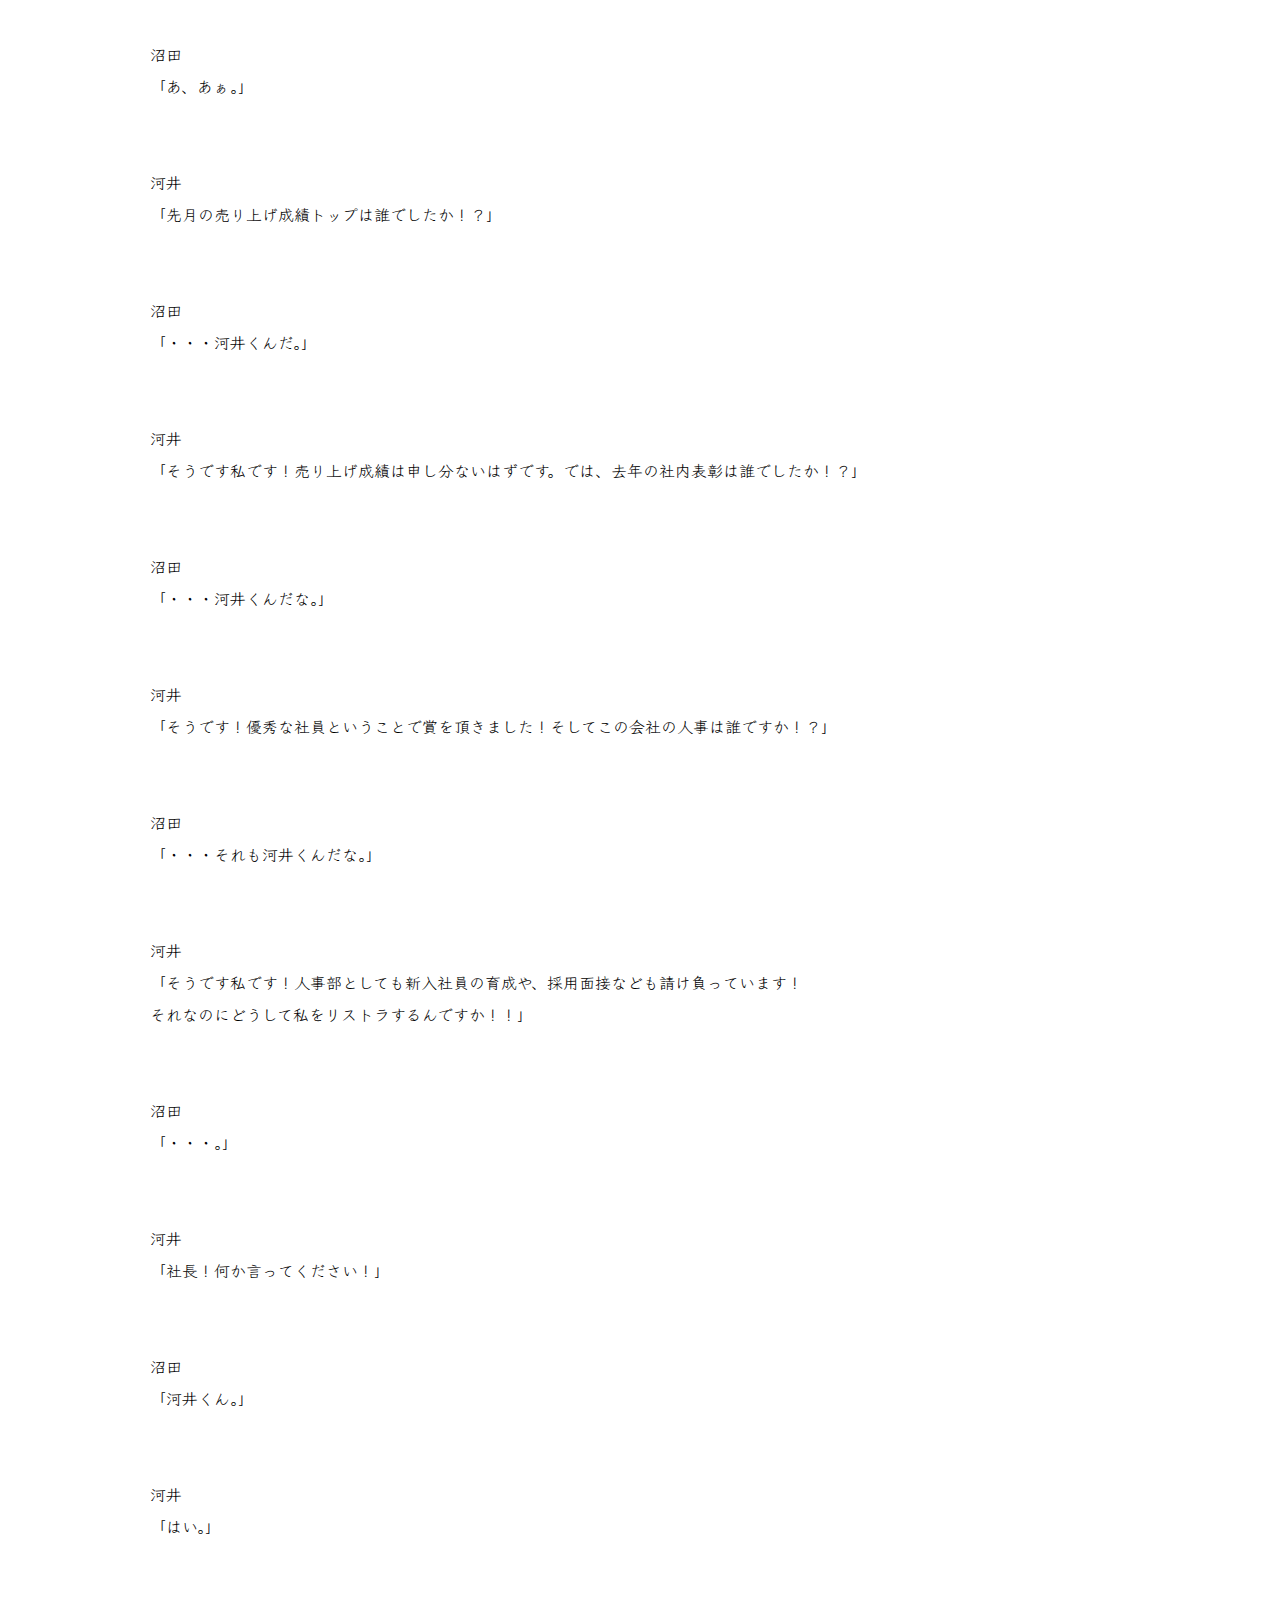
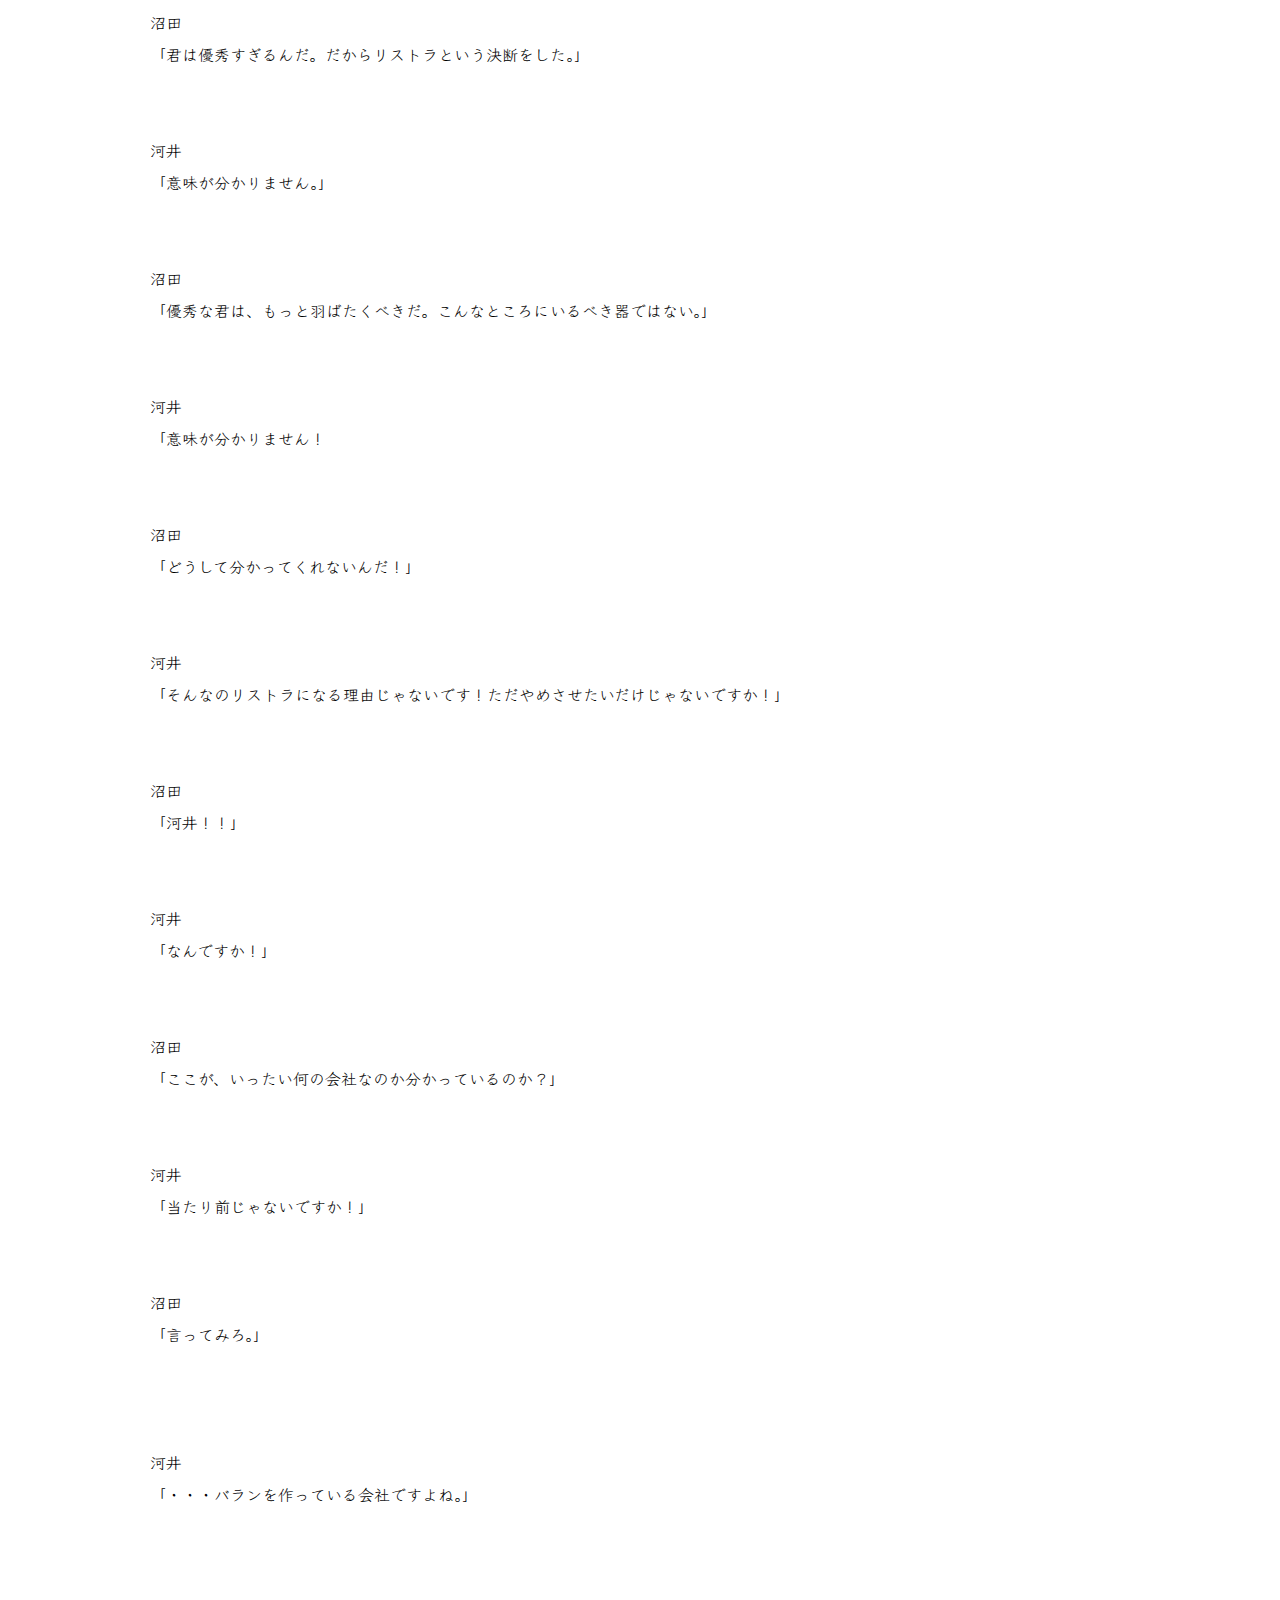
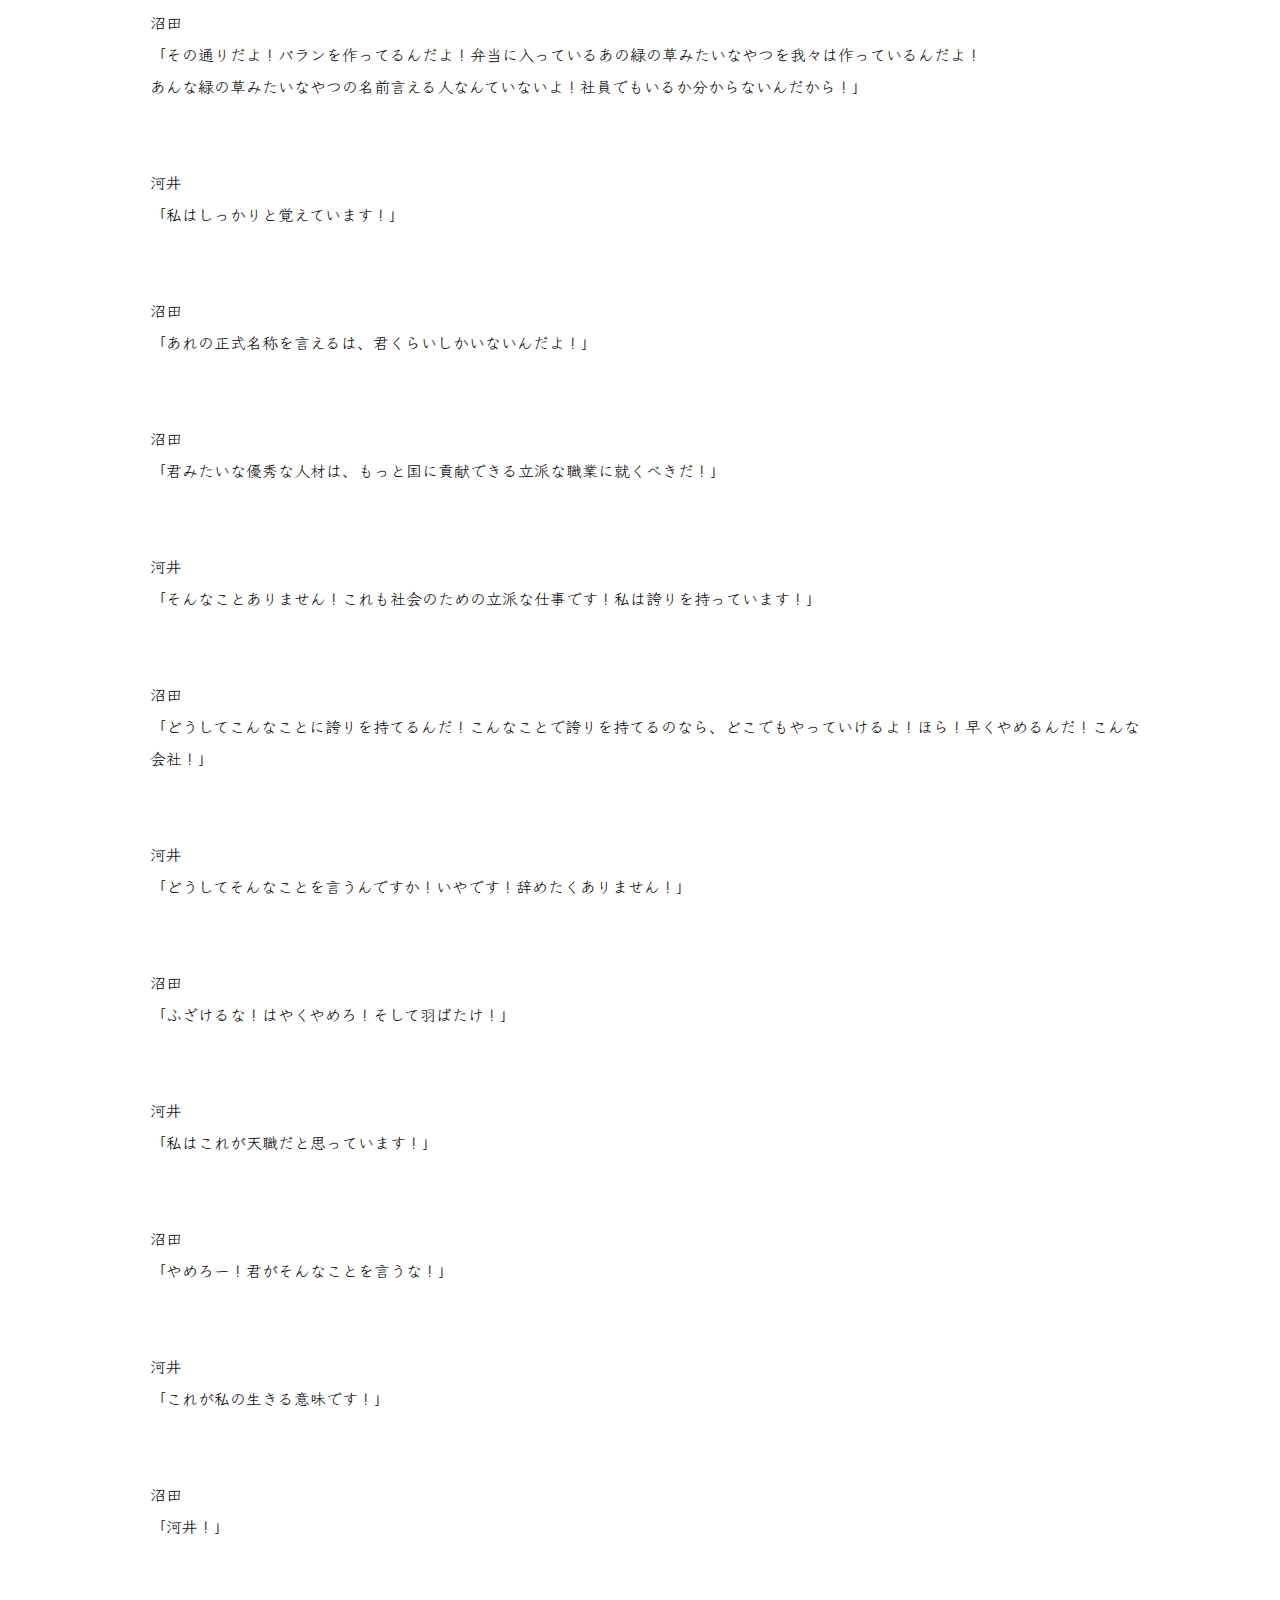
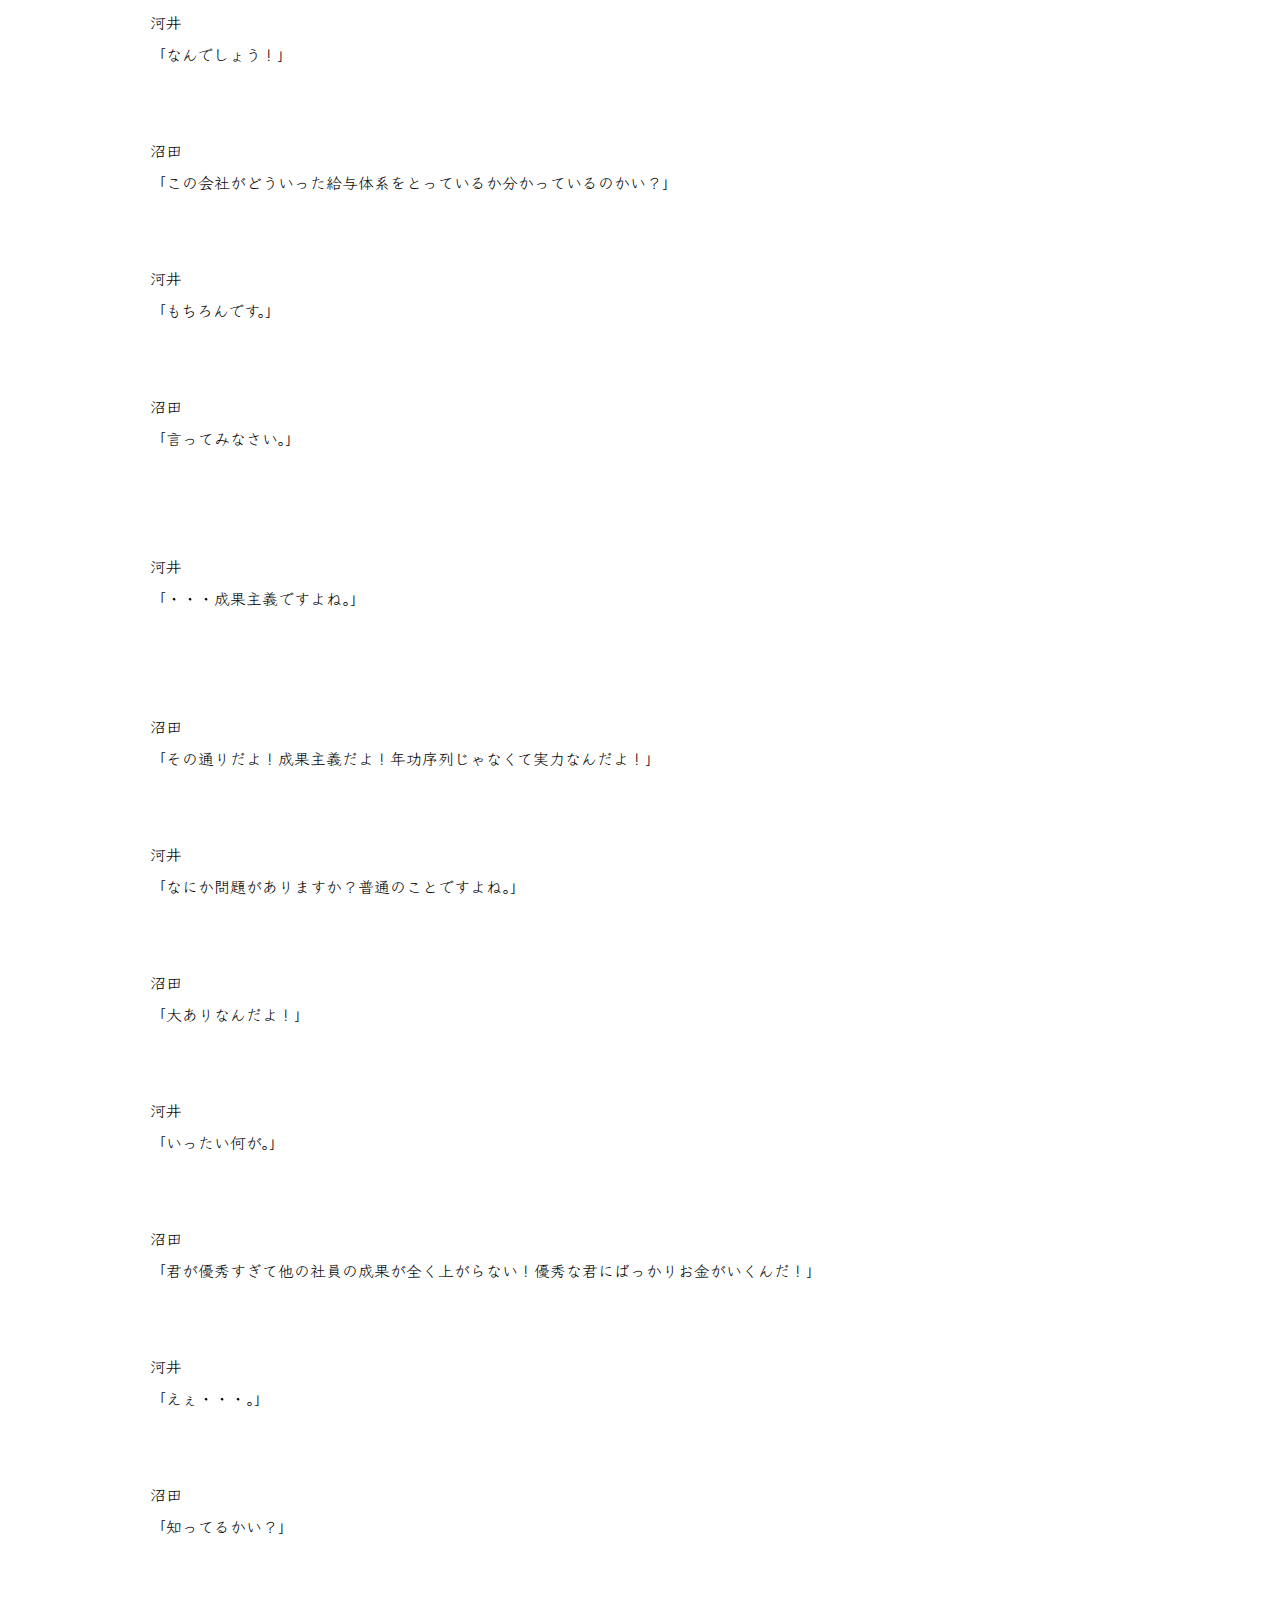
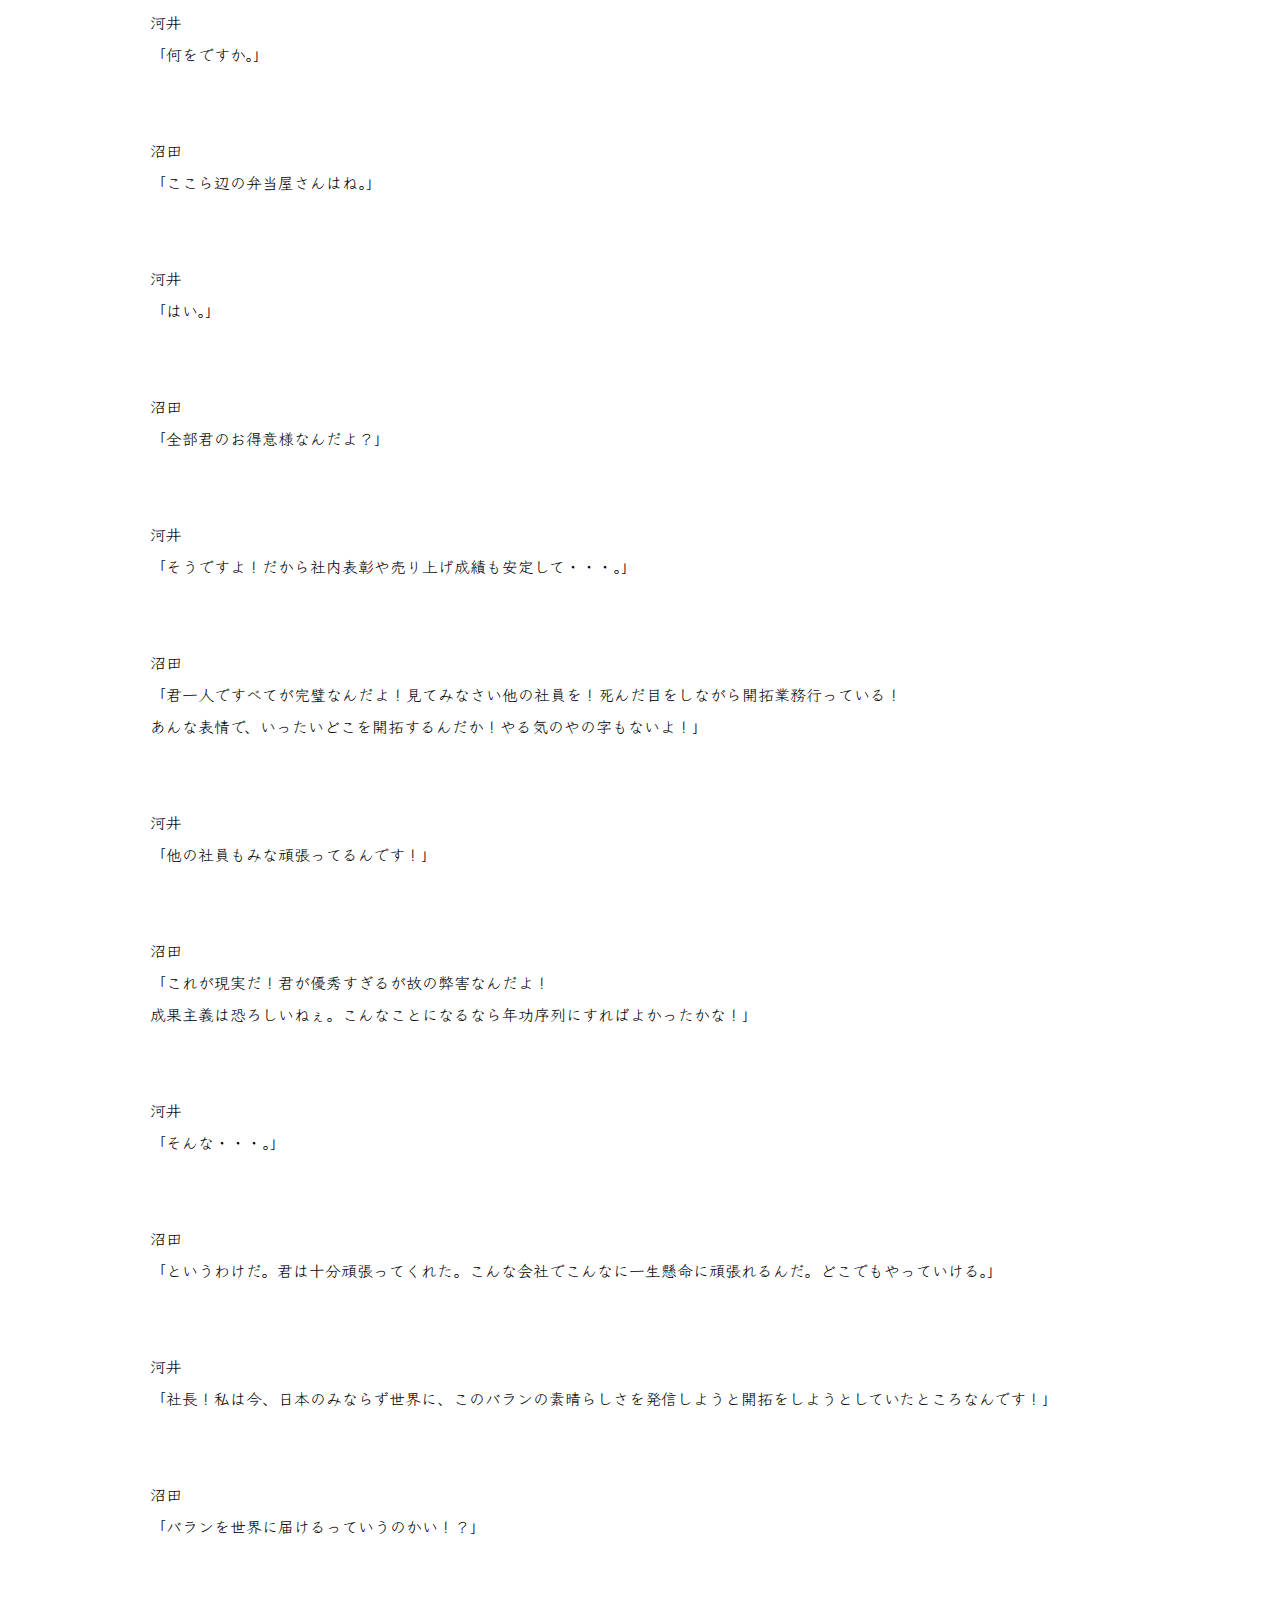
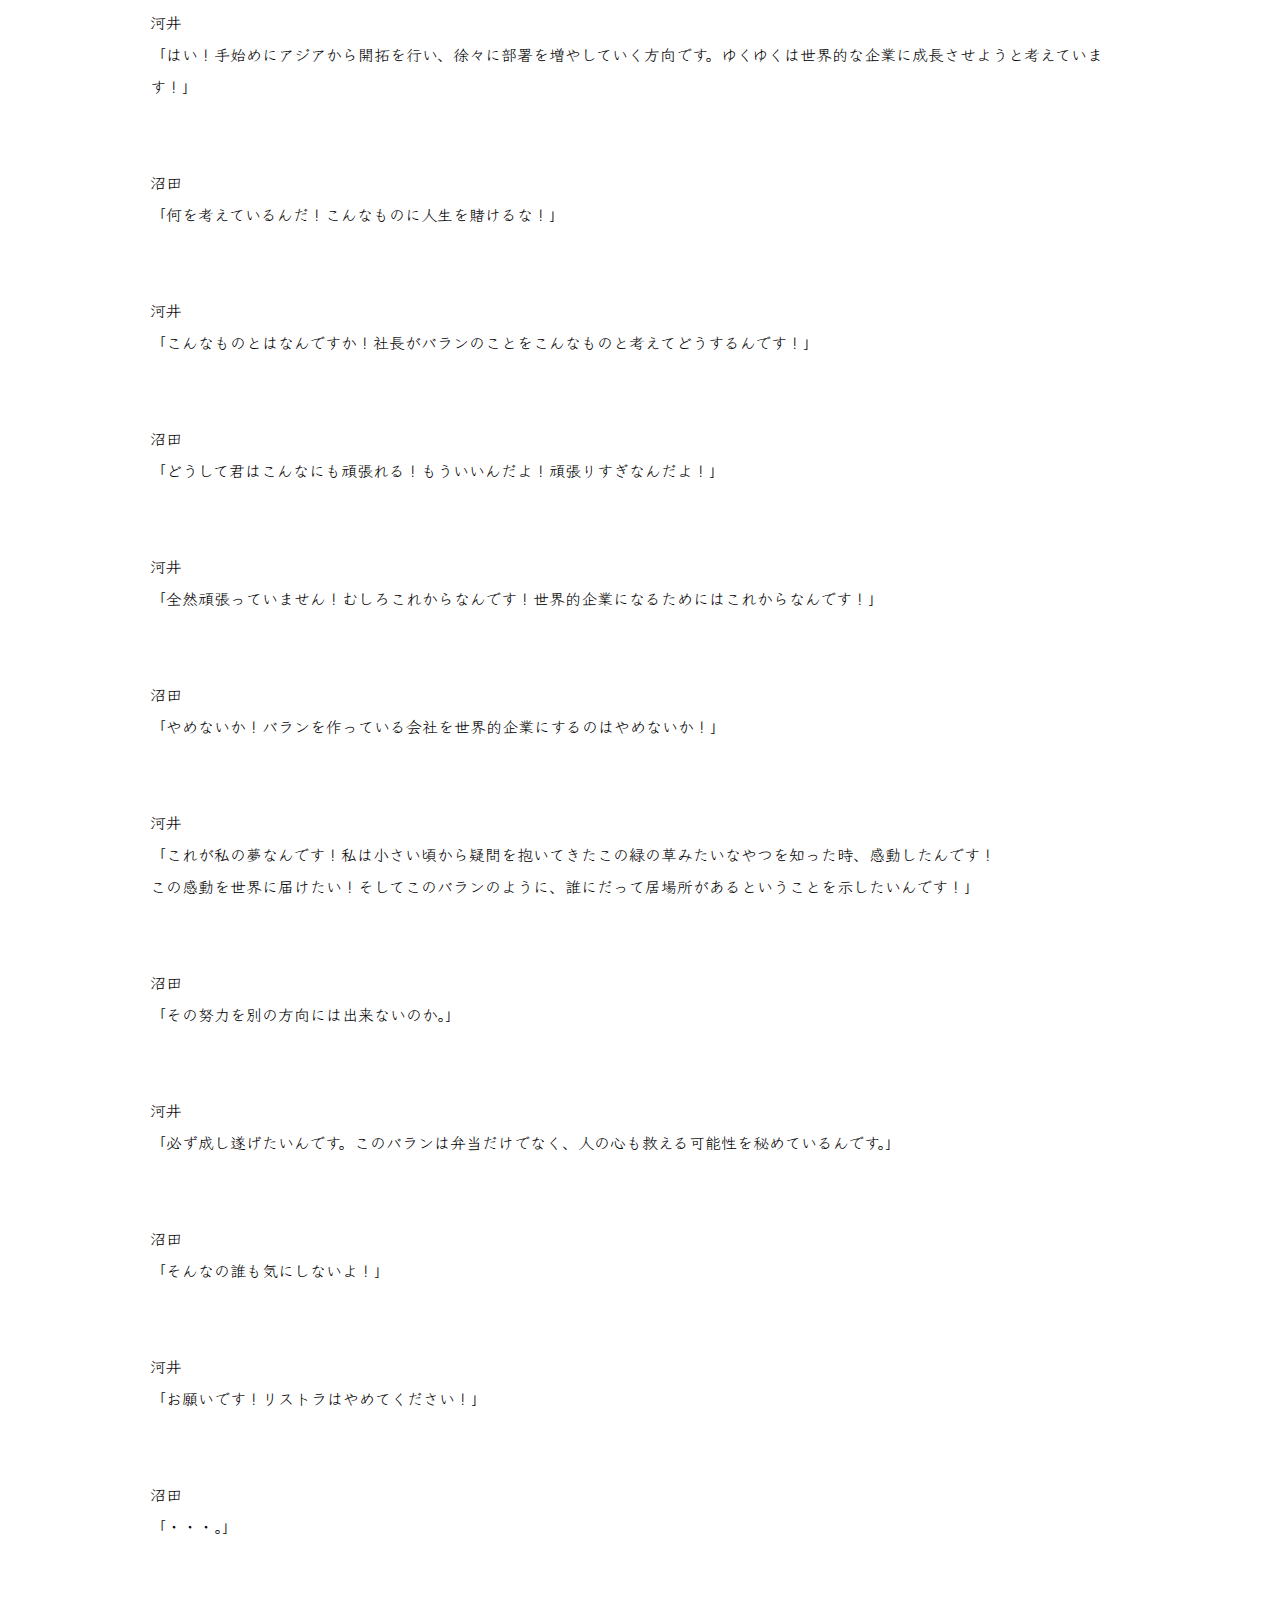
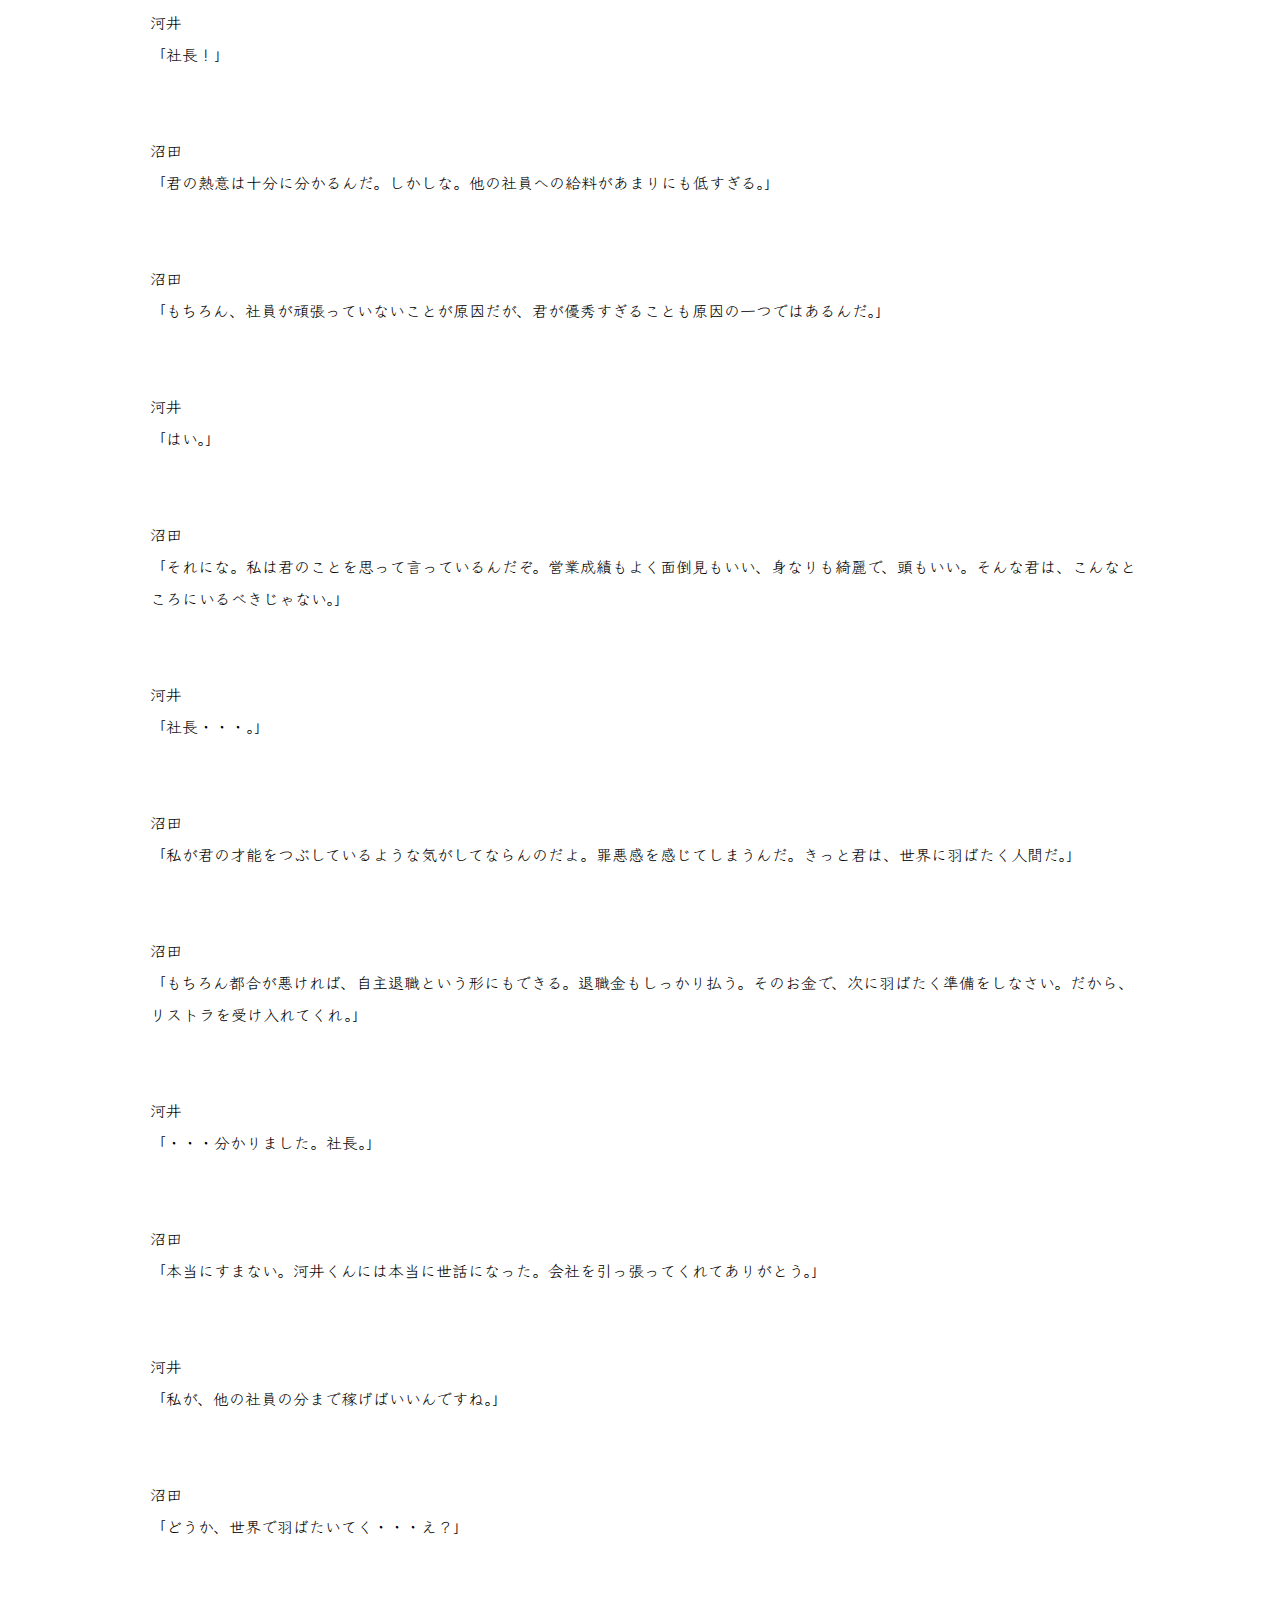
<file: contents/risutora.html>
<!DOCTYPE html>
<html lang="ja">
<head>
    <meta charset="UTF-8">
    <meta name="viewport" content="width=device-width, initial-scale=1.0">
    <title>あめがやまないの台本置き場</title>
    <link rel="stylesheet" href="../reset.css">
    <link rel="stylesheet" href="../style.css">
    <link rel="preconnect" href="https://fonts.googleapis.com">
<link rel="preconnect" href="https://fonts.gstatic.com" crossorigin>
<link href="https://fonts.googleapis.com/css2?family=Klee+One&display=swap" rel="stylesheet">
</head>
<body>
    <header id="header">
        <nav id="navi">
            <ul>
                <li ><a href="../index.html">TOP</a></li>
                <li><a href="../library.html">台本紹介</a></li>
                <li><a id="now" href="../list.html">台本一覧</a></li>
                <li><a href="../agreenment.html">利用規約</a></li>
            </ul>
        </nav>
    </header>
    
    <main id="daihon">
        <section class="profile">
        <h1 class="site-title">え、私リストラですか</h1>
        <h2 class="section-title">登場人物</h2>
        <p>河井　女性<br>優秀な営業社員であり、人柄がよく、誰からも好かれる人望を持つ。</p>
        <p>沼田　男性<br>この会社の社長。会社のために一肌脱ぐことに少し腰が重くなってしまう。</p>
        </section>

        <hr>


        
        <section class="content">
            <p>
                    (電話中の河井)  <br><br><br>
                    河井<br>
                    「はい。はい。かしこまりました！納期は来月ですね。はい。では、また配送いたしますので、ご連絡の方をお待ちください。<br>
                    毎度ご利用いただきありがとうございます。<br>
                    失礼いたします。<br>
                    よし、これで今月分はオッケーかな。来月に備えて、また新規開拓していかないと。<br>
                    最近オープンしたお店とかあるかな・・・。チェーン店でもまだ開拓できてないところもあるからなぁ・・・。」<br><br><br>
                    沼田<br>
                    「お、河井くん。今日も頑張ってるな。お疲れ様。」<br><br><br>
                    河井<br>
                    「あ、社長！お疲れ様です。今月分のノルマは問題ありませんので、残りは取引先の新規開拓を中心に進めていこうかと。」<br><br><br>
                    沼田<br>
                    「相変わらず、ほんとによく仕事が出来るな君は。」<br><br><br>
                    河井<br>
                    「いえいえ、まだまだです。」<br><br><br>
                    沼田<br>
                    「とまぁ河井くん。私は、世間話をしに来たわけじゃないんだ。」<br><br><br>
                    河井<br>
                    「まぁ、そうですよね。何かありましたでしょうか。発注ミスとか、在庫管理に問題でも？」<br><br><br>
                    沼田<br>
                    「いや、そうじゃないんだ。」<br><br><br>
                    河井<br>
                    「では、いったい何が。」<br><br><br>
                    沼田<br>
                    「ここで話すのもなんだ。社長室に来てくれないか。」<br><br><br>
                    河井<br>
                   「 え？あ、はい。承知しました。」<br><br><br>
                    
                    
                    （社長室）<br><br><br>
                    沼田<br>
                    「すまないな。急に呼び出してしまって。」<br><br><br>
                    河井<br>
                    「いえいえ。休憩に入ろうかなと思っていたところでしたので。」<br><br><br>
                    沼田<br>
                    「重大な話なんだ。心して聞いてくれ。」<br><br><br>
                    河井<br>
                    「はい・・・。」<br><br><br>
                    沼田<br>
                    「河井くん。」<br><br><br>
                    河井<br>
                    「なんでしょうか。」<br><br><br>
                    沼田<br>
                    「君は、今月をもって、リストラだ。」<br><br><br>
                    河井<br>
                    「・・・えぇ？」<br><br><br>
                    沼田<br>
                    「言い方が悪かったかな。つまり解雇だ。」<br><br><br>
                    河井<br>
                    「いやいや分かりますよ！」<br><br><br>
                    沼田<br>
                    「そういうことだ河井くん。あとは業務の引継ぎ作業やデスクの整理をよろしく頼む。では戻っていいぞ。」<br><br><br>
                    河井<br>
                    「戻れるわけがないでしょう！」<br><br><br>
                    沼田<br>
                    「どうしてだい？」<br><br><br>
                    河井<br>
                    「急すぎて無茶苦茶ですし、リストラの意味が分かりません！なぜですか！」<br><br><br>
                    沼田<br>
                    「リストラに意味を求めるな！そのままの意味を受け取れ！それが社員だ！」<br><br><br>
                    河井<br>
                    「明らかにおかしすぎます！不当解雇です！」<br><br><br>
                    沼田<br>
                    「何がおかしいんだ！リストラはリストラだ！」<br><br><br>
                    河井<br>
                    「私の考えを聞いてください！社長！」<br><br><br>
                    沼田<br>
                    「なんだ口答えをするというのかね。」<br><br><br>
                    河井<br>
                    「とにかく聞いてください！」<br><br><br>
                    沼田<br>
                    「あ、あぁ。」<br><br><br>
                    河井<br>
                    「先月の売り上げ成績トップは誰でしたか！？」<br><br><br>
                    沼田<br>
                    「・・・河井くんだ。」<br><br><br>
                    河井<br>
                    「そうです私です！売り上げ成績は申し分ないはずです。では、去年の社内表彰は誰でしたか！？」<br><br><br>
                    沼田<br>
                    「・・・河井くんだな。」<br><br><br>
                    河井<br>
                    「そうです！優秀な社員ということで賞を頂きました！そしてこの会社の人事は誰ですか！？」<br><br><br>
                    沼田<br>
                    「・・・それも河井くんだな。」<br><br><br>
                    河井<br>
                    「そうです私です！人事部としても新入社員の育成や、採用面接なども請け負っています！<br>
                    それなのにどうして私をリストラするんですか！！」<br><br><br>
                    沼田<br>
                    「・・・。」<br><br><br>
                    河井<br>
                    「社長！何か言ってください！」<br><br><br>
                    沼田<br>
                    「河井くん。」<br><br><br>
                    河井<br>
                    「はい。」<br><br><br>
                    沼田<br>
                    「君は優秀すぎるんだ。だからリストラという決断をした。」<br><br><br>
                    河井<br>
                    「意味が分かりません。」<br><br><br>
                    沼田<br>
                    「優秀な君は、もっと羽ばたくべきだ。こんなところにいるべき器ではない。」<br><br><br>
                    河井<br>
                    「意味が分かりません！<br><br><br>
                    沼田<br>
                    「どうして分かってくれないんだ！」<br><br><br>
                    河井<br>
                    「そんなのリストラになる理由じゃないです！ただやめさせたいだけじゃないですか！」<br><br><br>
                    沼田<br>
                    「河井！！」<br><br><br>
                    河井<br>
                    「なんですか！」<br><br><br>
                    沼田<br>
                    「ここが、いったい何の会社なのか分かっているのか？」<br><br><br>
                    河井<br>
                    「当たり前じゃないですか！」<br><br><br>
                    沼田<br>
                    「言ってみろ。」<br><br><br><br>
                    
                    河井<br>
                    「・・・バランを作っている会社ですよね。」<br><br><br><br>
                    
                    沼田<br>
                    「その通りだよ！バランを作ってるんだよ！弁当に入っているあの緑の草みたいなやつを我々は作っているんだよ！<br>
                    あんな緑の草みたいなやつの名前言える人なんていないよ！社員でもいるか分からないんだから！」<br><br><br>
                    河井<br>
                    「私はしっかりと覚えています！」<br><br><br>
                    沼田<br>
                    「あれの正式名称を言えるは、君くらいしかいないんだよ！」<br><br><br>
                    沼田<br>
                    「君みたいな優秀な人材は、もっと国に貢献できる立派な職業に就くべきだ！」<br><br><br>
                    河井<br>
                    「そんなことありません！これも社会のための立派な仕事です！私は誇りを持っています！」<br><br><br>
                    沼田<br>
                    「どうしてこんなことに誇りを持てるんだ！こんなことで誇りを持てるのなら、どこでもやっていけるよ！ほら！早くやめるんだ！こんな会社！」<br><br><br>
                    河井<br>
                    「どうしてそんなことを言うんですか！いやです！辞めたくありません！」<br><br><br>
                    沼田<br>
                    「ふざけるな！はやくやめろ！そして羽ばたけ！」<br><br><br>
                    河井<br>
                    「私はこれが天職だと思っています！」<br><br><br>
                    沼田<br>
                    「やめろー！君がそんなことを言うな！」<br><br><br>
                    河井<br>
                    「これが私の生きる意味です！」<br><br><br>
                    沼田<br>
                    「河井！」<br><br><br>
                    河井<br>
                    「なんでしょう！」<br><br><br>
                    沼田<br>
                    「この会社がどういった給与体系をとっているか分かっているのかい？」<br><br><br>
                    河井<br>
                    「もちろんです。」<br><br><br>
                    沼田<br>
                    「言ってみなさい。」<br><br><br><br>
                    
                    河井<br>
                    「・・・成果主義ですよね。」<br><br><br><br>
                    
                    沼田<br>
                    「その通りだよ！成果主義だよ！年功序列じゃなくて実力なんだよ！」<br><br><br>
                    河井<br>
                    「なにか問題がありますか？普通のことですよね。」<br><br><br>
                    沼田<br>
                    「大ありなんだよ！」<br><br><br>
                    河井<br>
                    「いったい何が。」<br><br><br>
                    沼田<br>
                    「君が優秀すぎて他の社員の成果が全く上がらない！優秀な君にばっかりお金がいくんだ！」<br><br><br>
                    河井<br>
                    「えぇ・・・。」<br><br><br>
                    沼田<br>
                    「知ってるかい？」<br><br><br>
                    河井<br>
                    「何をですか。」<br><br><br>
                    沼田<br>
                    「ここら辺の弁当屋さんはね。」<br><br><br>
                    河井<br>
                    「はい。」<br><br><br>
                    沼田<br>
                    「全部君のお得意様なんだよ？」<br><br><br>
                    河井<br>
                    「そうですよ！だから社内表彰や売り上げ成績も安定して・・・。」<br><br><br>
                    沼田<br>
                    「君一人ですべてが完璧なんだよ！見てみなさい他の社員を！死んだ目をしながら開拓業務行っている！<br>
                    あんな表情で、いったいどこを開拓するんだか！やる気のやの字もないよ！」<br><br><br>
                    河井<br>
                    「他の社員もみな頑張ってるんです！」<br><br><br>
                    沼田<br>
                    「これが現実だ！君が優秀すぎるが故の弊害なんだよ！<br>
                    成果主義は恐ろしいねぇ。こんなことになるなら年功序列にすればよかったかな！」<br><br><br>
                    河井<br>
                    「そんな・・・。」<br><br><br>
                    沼田<br>
                    「というわけだ。君は十分頑張ってくれた。こんな会社でこんなに一生懸命に頑張れるんだ。どこでもやっていける。」<br><br><br>
                    河井<br>
                    「社長！私は今、日本のみならず世界に、このバランの素晴らしさを発信しようと開拓をしようとしていたところなんです！」<br><br><br>
                    沼田<br>
                    「バランを世界に届けるっていうのかい！？」<br><br><br>
                    河井<br>
                    「はい！手始めにアジアから開拓を行い、徐々に部署を増やしていく方向です。ゆくゆくは世界的な企業に成長させようと考えています！」<br><br><br>
                    沼田<br>
                    「何を考えているんだ！こんなものに人生を賭けるな！」<br><br><br>
                    河井<br>
                    「こんなものとはなんですか！社長がバランのことをこんなものと考えてどうするんです！」<br><br><br>
                    沼田<br>
                    「どうして君はこんなにも頑張れる！もういいんだよ！頑張りすぎなんだよ！」<br><br><br>
                    河井<br>
                    「全然頑張っていません！むしろこれからなんです！世界的企業になるためにはこれからなんです！」<br><br><br>
                    沼田<br>
                    「やめないか！バランを作っている会社を世界的企業にするのはやめないか！」<br><br><br>
                    河井<br>
                    「これが私の夢なんです！私は小さい頃から疑問を抱いてきたこの緑の草みたいなやつを知った時、感動したんです！<br>
                    この感動を世界に届けたい！そしてこのバランのように、誰にだって居場所があるということを示したいんです！」<br><br><br>
                    沼田<br>
                    「その努力を別の方向には出来ないのか。」<br><br><br>
                    河井<br>
                    「必ず成し遂げたいんです。このバランは弁当だけでなく、人の心も救える可能性を秘めているんです。」<br><br><br>
                    沼田<br>
                    「そんなの誰も気にしないよ！」<br><br><br>
                    河井<br>
                    「お願いです！リストラはやめてください！」<br><br><br>
                    沼田<br>
                    「・・・。」<br><br><br>
                    河井<br>
                    「社長！」<br><br><br>
                    沼田<br>
                    「君の熱意は十分に分かるんだ。しかしな。他の社員への給料があまりにも低すぎる。」<br><br><br>
                    沼田<br>
                    「もちろん、社員が頑張っていないことが原因だが、君が優秀すぎることも原因の一つではあるんだ。」<br><br><br>
                    河井<br>
                    「はい。」<br><br><br>
                    沼田<br>
                    「それにな。私は君のことを思って言っているんだぞ。営業成績もよく面倒見もいい、身なりも綺麗で、頭もいい。そんな君は、こんなところにいるべきじゃない。」<br><br><br>
                    河井<br>
                    「社長・・・。」<br><br><br>
                    沼田<br>
                    「私が君の才能をつぶしているような気がしてならんのだよ。罪悪感を感じてしまうんだ。きっと君は、世界に羽ばたく人間だ。」<br><br><br>
                    沼田<br>
                    「もちろん都合が悪ければ、自主退職という形にもできる。退職金もしっかり払う。そのお金で、次に羽ばたく準備をしなさい。だから、リストラを受け入れてくれ。」<br><br><br>
                    河井<br>
                    「・・・分かりました。社長。」<br><br><br>
                    沼田<br>
                    「本当にすまない。河井くんには本当に世話になった。会社を引っ張ってくれてありがとう。」<br><br><br>
                    河井<br>
                    「私が、他の社員の分まで稼げばいいんですね。」<br><br><br>
                    沼田<br>
                    「どうか、世界で羽ばたいてく・・・え？」<br><br><br>
                    河井<br>
                    「私が他の社員の分まで売り上げを伸ばします！私の給与から天引きしても結構です！それでこの問題は解決しますよね！」<br><br><br>
                    沼田<br>
                    「何を言っているんだ君は？もはや馬鹿なのか？」<br><br><br>
                    河井<br>
                    「現在では、オンラインサービスを利用した、ネットワークデリバリーシステムをシリコンバレーの企業と提携して行うという企画を進めているんです！」<br><br><br>
                    沼田<br>
                    「シリコンバレーと！？なんで言わないの！？言ってよ！」<br><br><br>
                    河井<br>
                    「 次の定例会議で驚かせたくて・・・。」<br><br><br>
                    沼田<br>
                    「いったい何を考えているんだ君は！責任はとれるのか！」<br><br><br>
                    河井<br>
                    「 大丈夫です！企業とは売り上げの15％を取り分に契約いたしましたので、そのお金で他の社員への給料にでもあててください！」<br><br><br>
                    沼田<br>
                    「シリコンバレーと提携したって、そんなお金いったいどこから！まさか金庫から使ったのか！！」<br><br><br>
                    河井<br>
                    「私の貯金です。」<br><br><br>
                    沼田<br>
                    「なんで？バランだよ！？緑の草だよ！？なんでそんなに頑張れるんだ！お願いだからやめてくれ！」<br><br><br>
                    河井<br>
                    「 海外企業との業務は私に任せてください。私がプロジェクトリーダーですので、ご安心を。」<br><br><br>
                    沼田<br>
                    「もう君なしではやっていけないじゃないか！どうしてくれるんだ！」<br><br><br>
                    河井<br>
                    「 私の、思いは伝わったでしょうか。」<br><br><br>
                    沼田<br>
                    「伝わりすぎて伝わってこないよ・・・。」<br><br><br>
                    河井<br>
                    「大丈夫ですか？」<br><br><br>
                    沼田<br>
                    「その企画っていうのも、簡単には中断できるわけないよね？」<br><br><br>
                    河井<br>
                    「 そうですね。むしろ大損害になるかと。」<br><br><br>
                    沼田<br>
                    「そうか・・・。」<br><br><br>
                    河井<br>
                    「 お願いします！どうか、リストラは勘弁してください！」<br><br><br>
                    沼田<br>
                    「・・・当たり前じゃないか。」<br><br><br>
                    河井<br>
                    「社長！」<br><br><br>
                    沼田<br>
                    「やめさすにも、やめさせられないよ。」<br><br><br>
                    河井<br>
                    「ありがとうございます社長！ここで働くことが出来て嬉しいです！」<br><br><br>
                    沼田<br>
                    「・・・ここが、君の居場所ってことでいいのかい？」<br><br><br>
                    河井<br>
                    「はい！そうです！」<br><br><br>
                    沼田<br>
                    「っふふ。そうか。」<br><br><br>
                    河井<br>
                    「 ほら！伝えられたじゃないですか！誰にでも居場所はあるってこと！」<br><br><br>
                    沼田<br>
                    「 一本取られたよ。」<br><br><br>
                    河井<br>
                    「 絶対、世界一のバランメーカーにしましょうね！」<br><br><br>
                    沼田<br>
                    「私も、もう少し頑張ってみようかな。」<br><br><br>
                    河井<br>
                    「そうですよ！社長！そのいきです！」<br><br><br>
                    沼田<br>
                    「よーし！みんなー！忙しくなるぞー！」<br><br><br>
            </p>
        </section>
    </main>


    <footer id="footer">
        <p>&copy;amymnot</p>
    </footer>
</body>
</html>
</file>
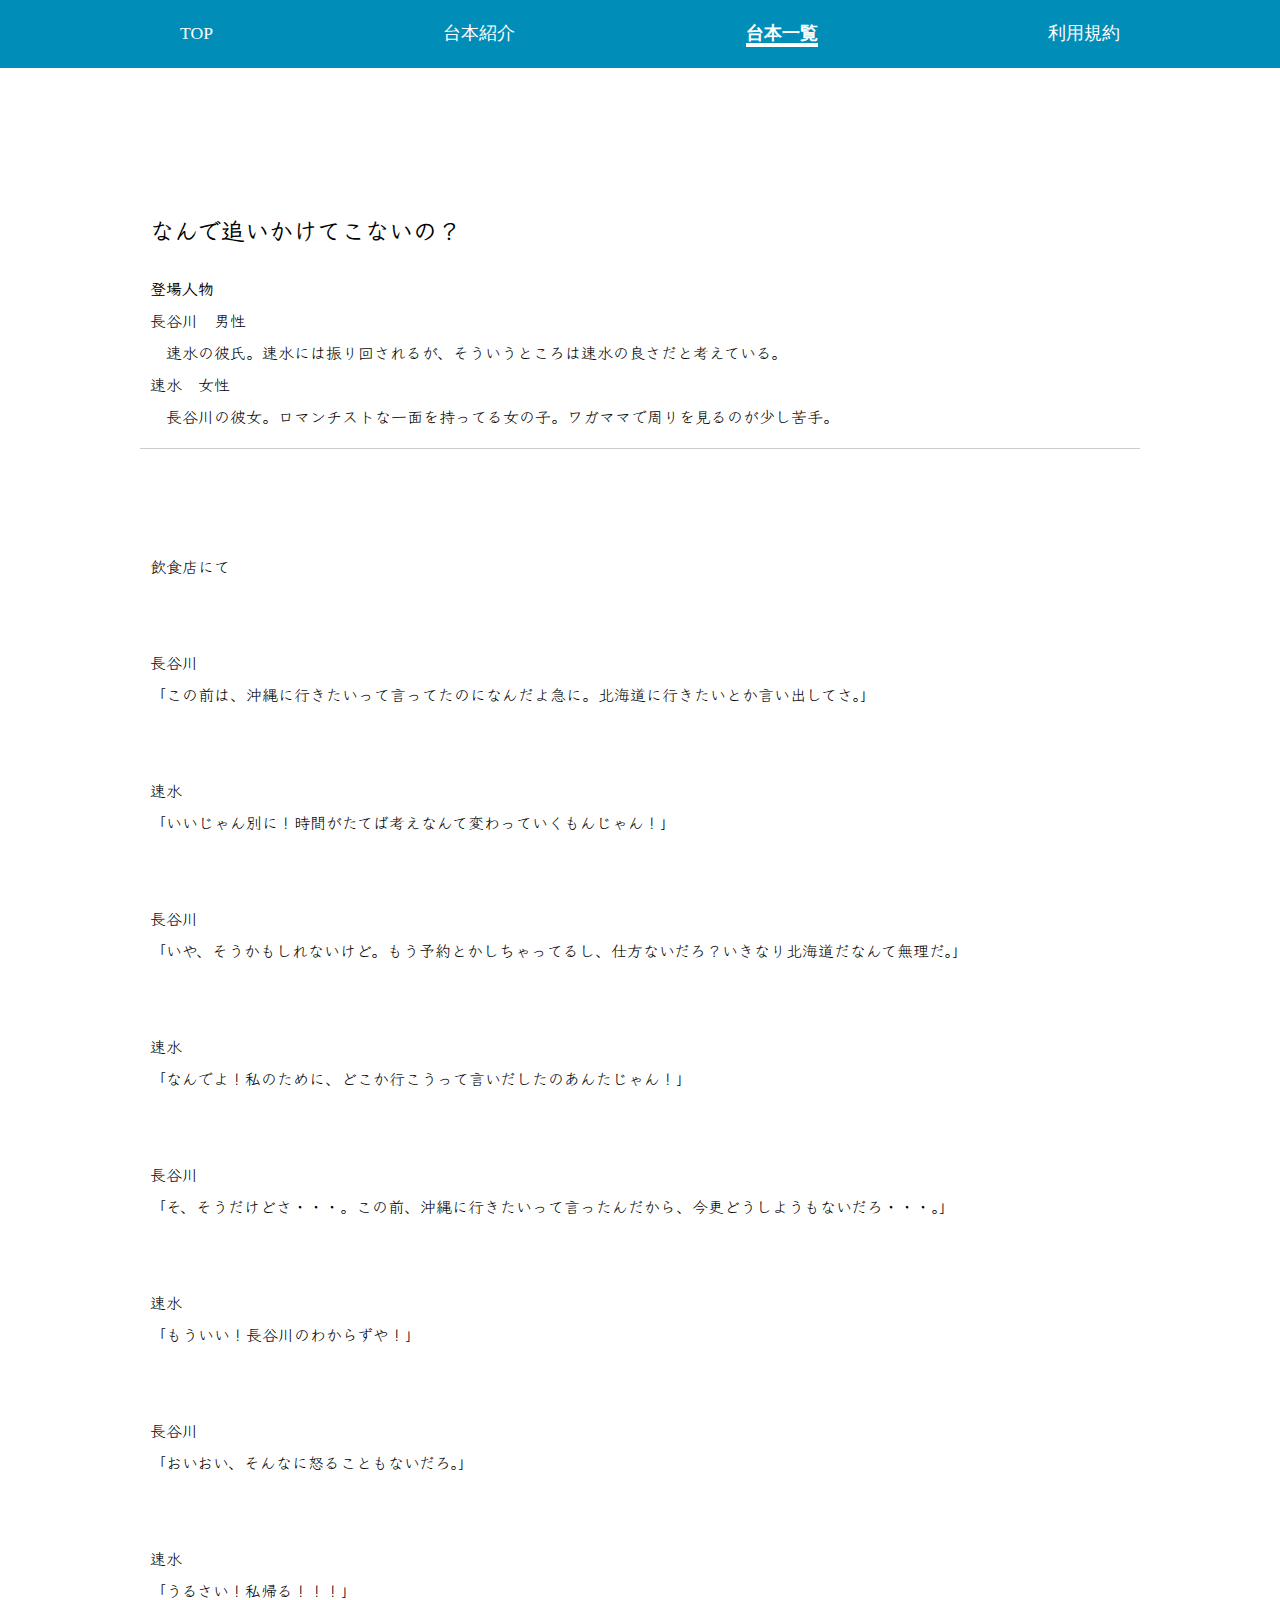
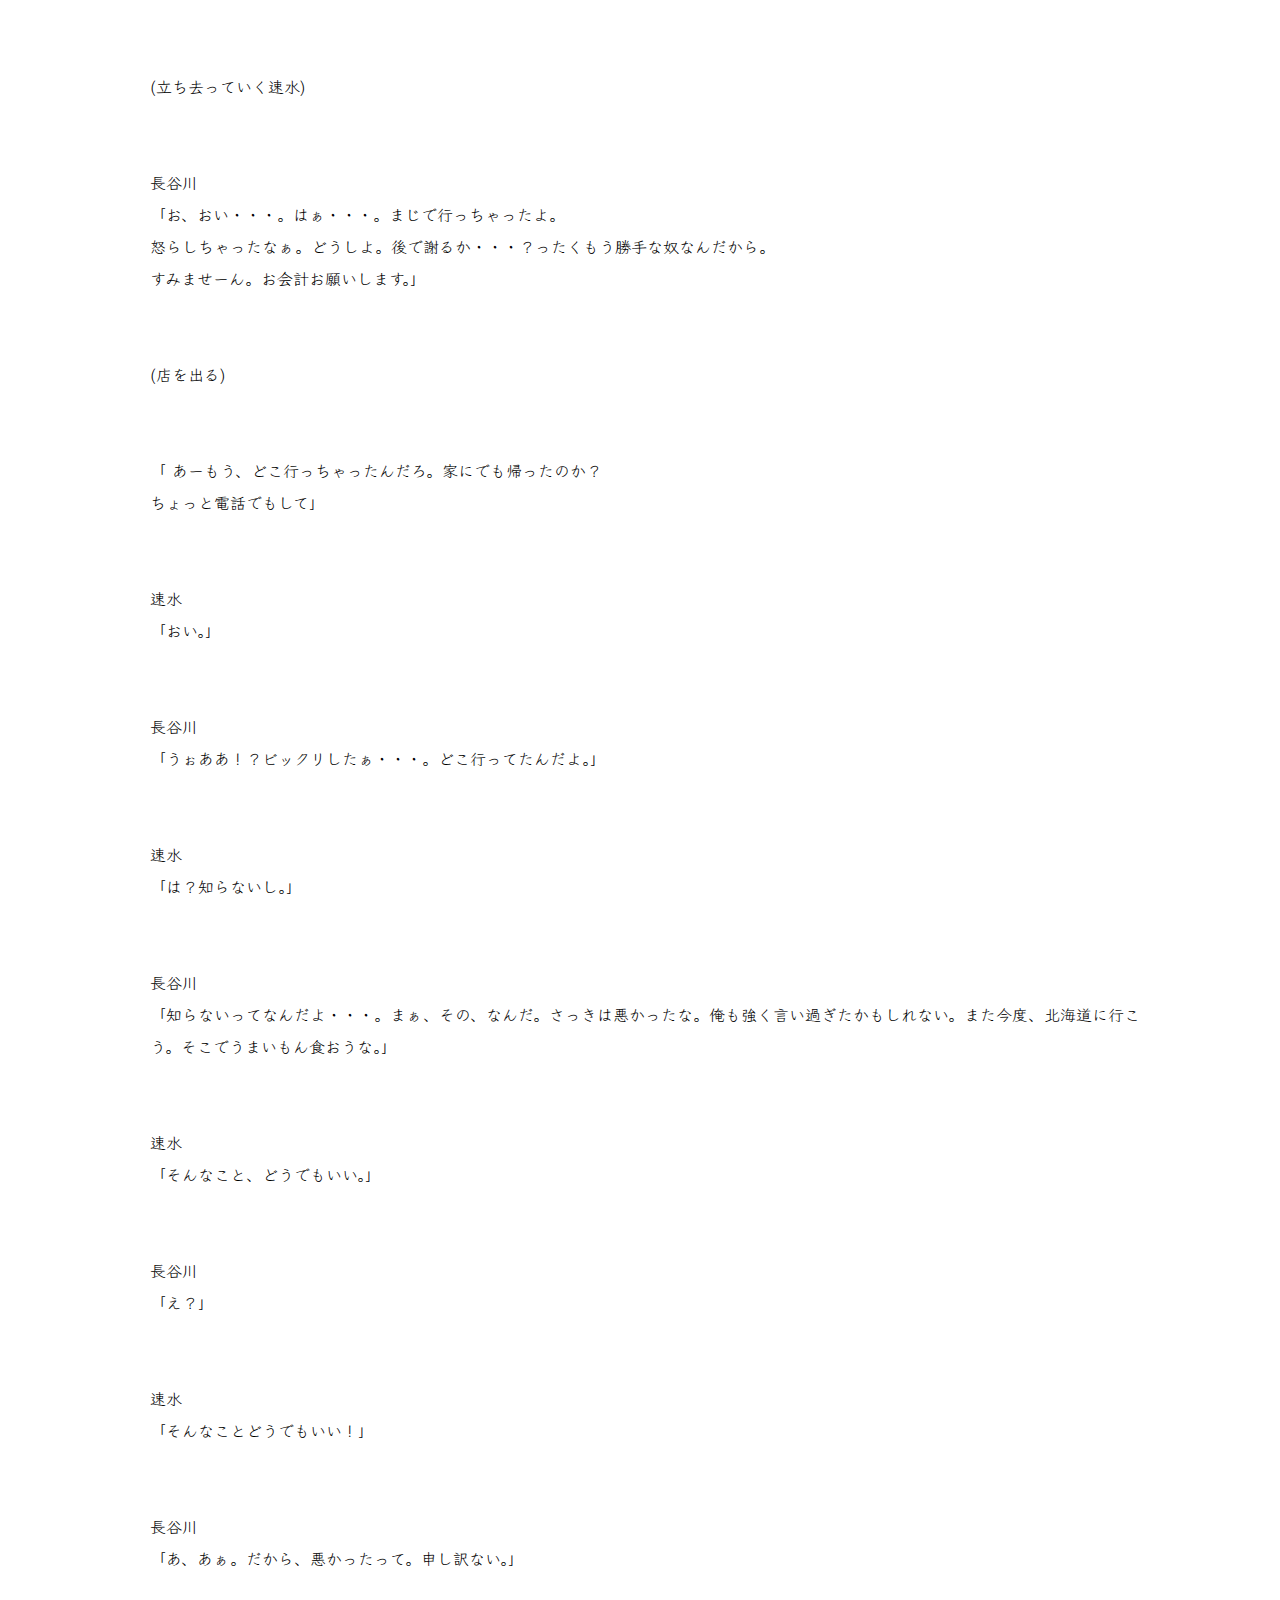
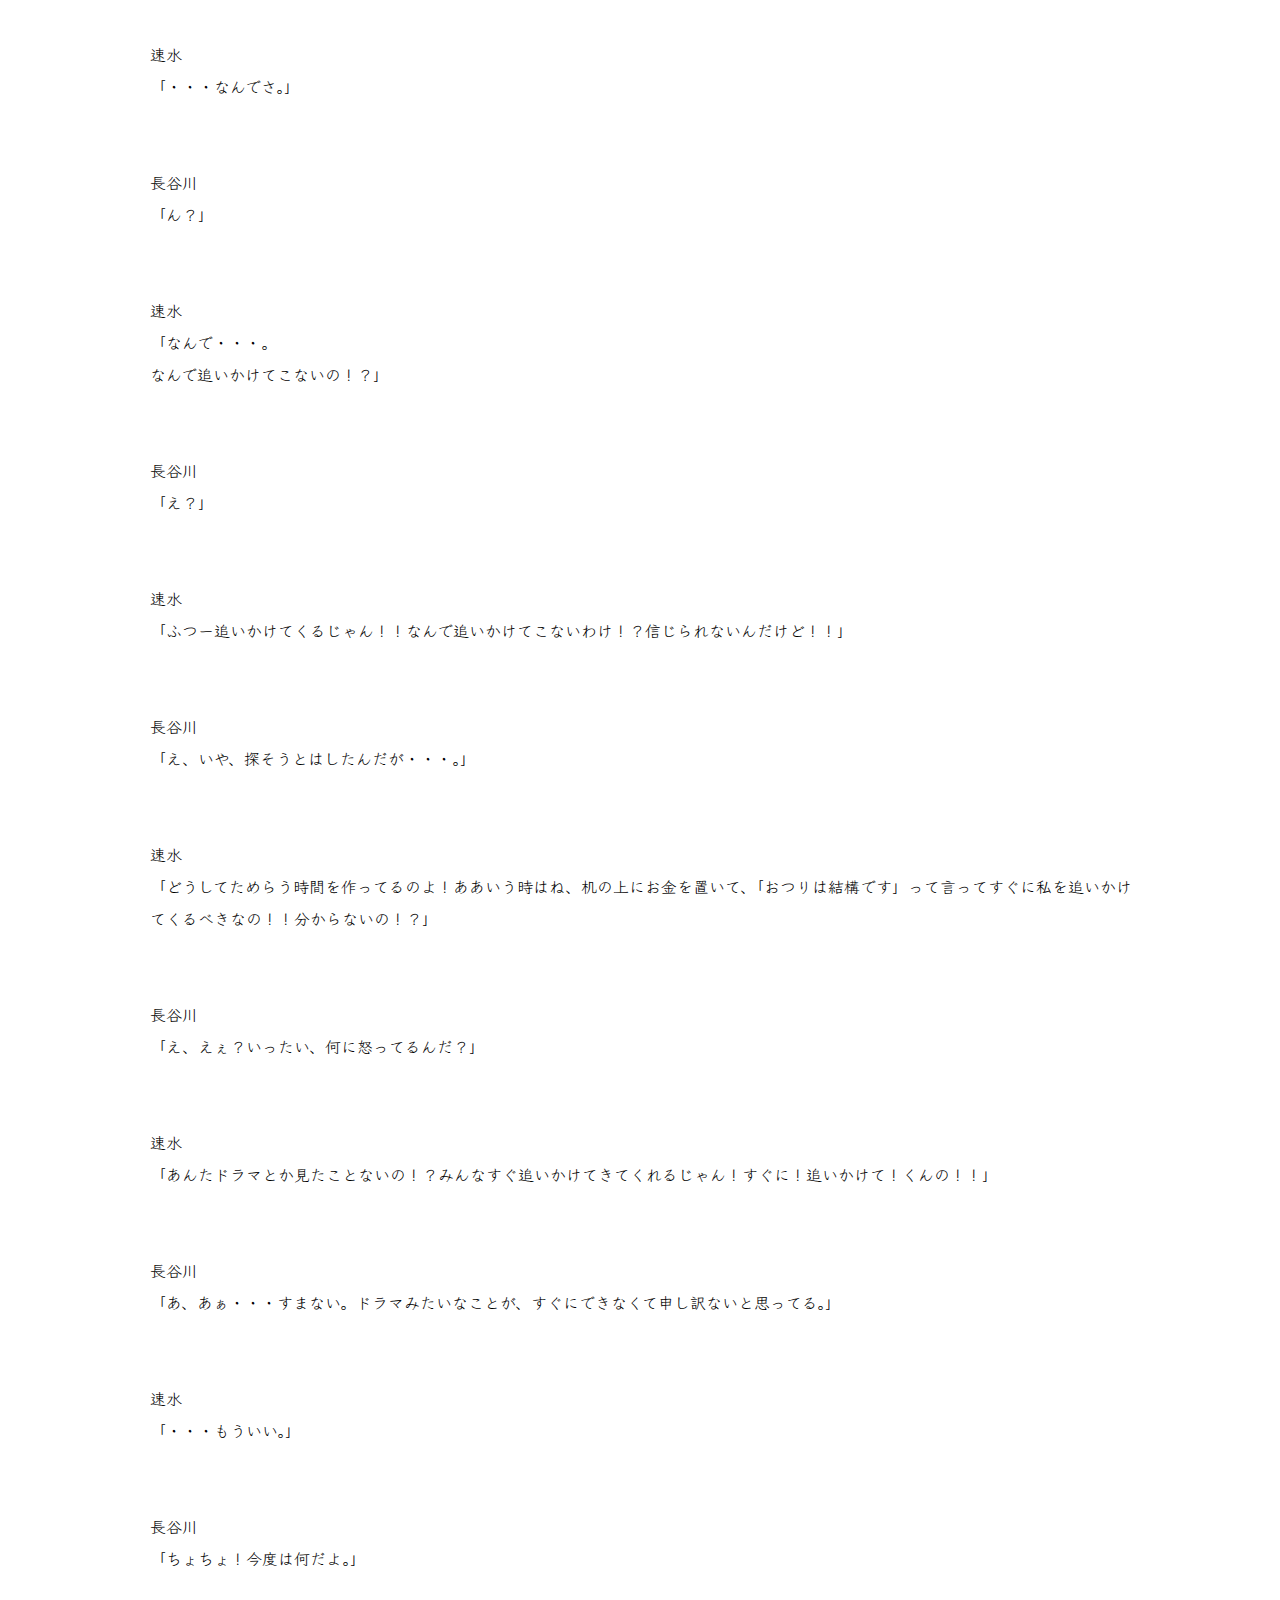
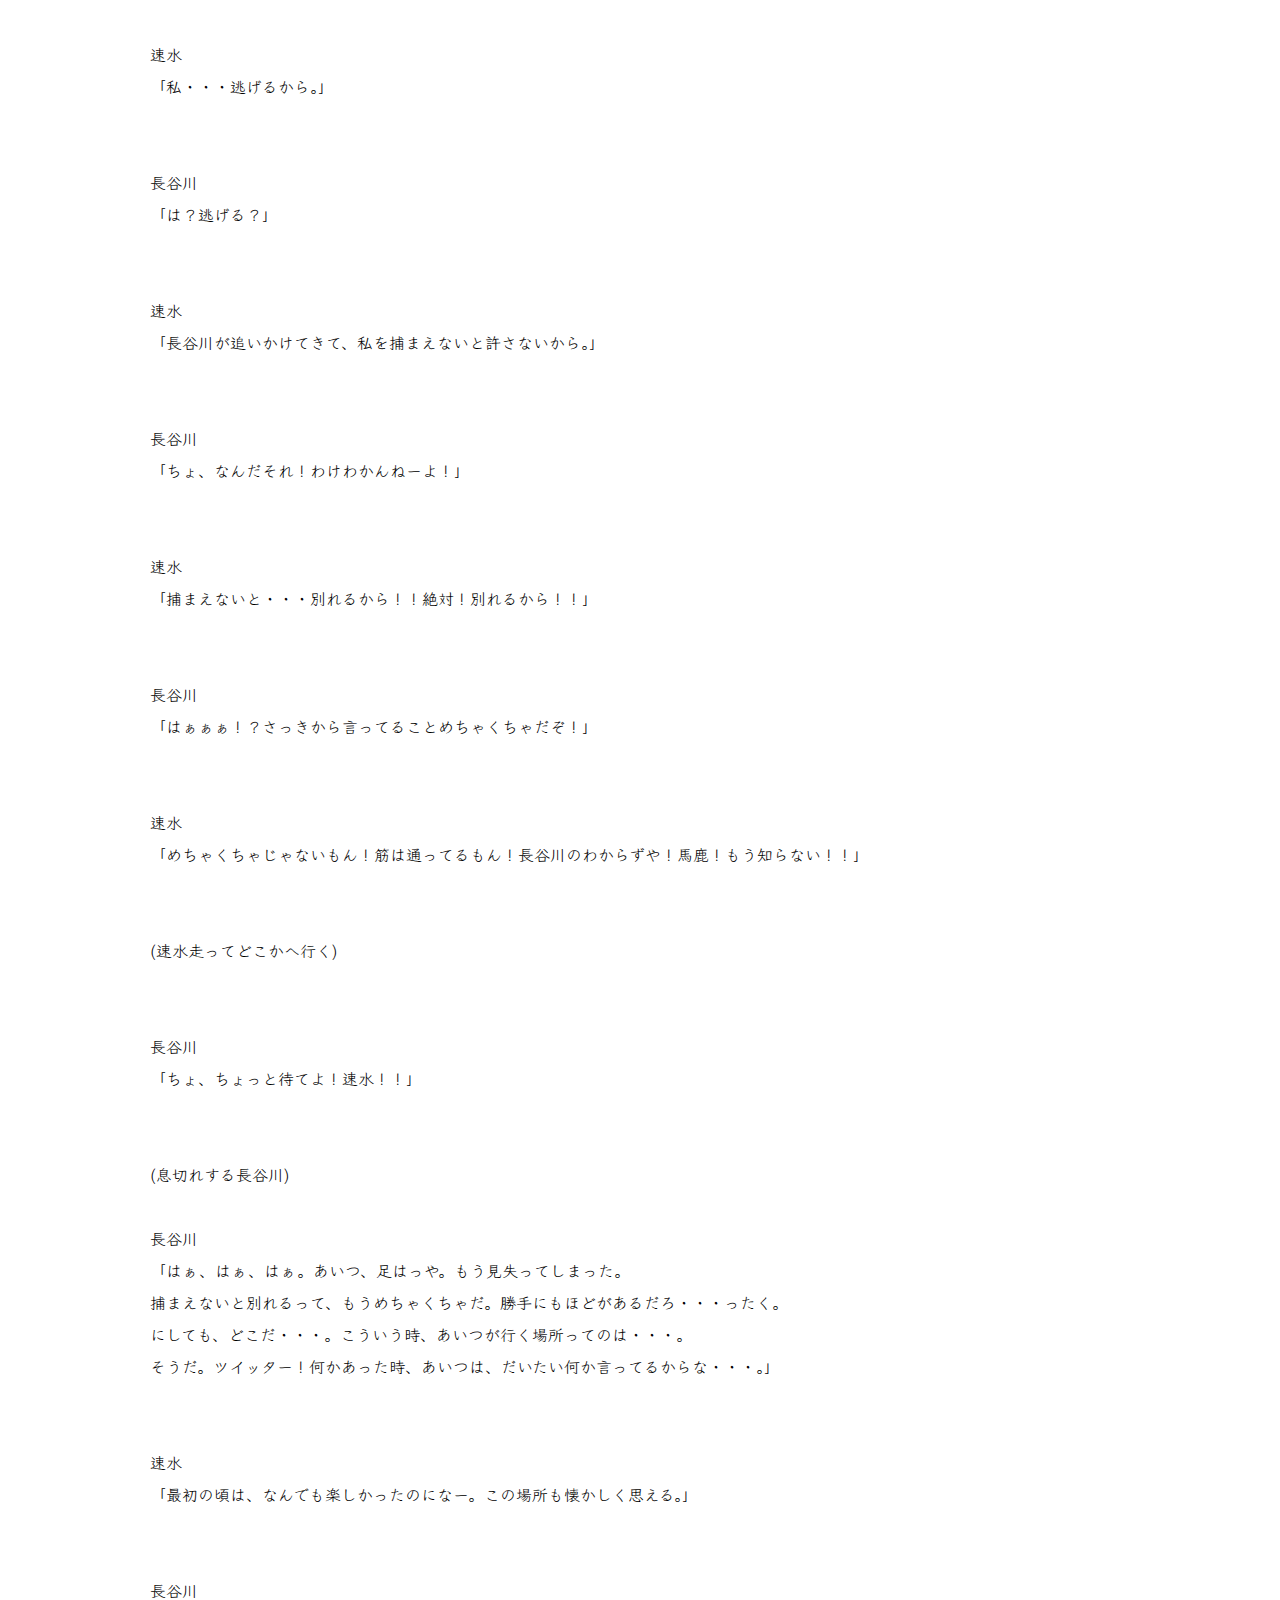
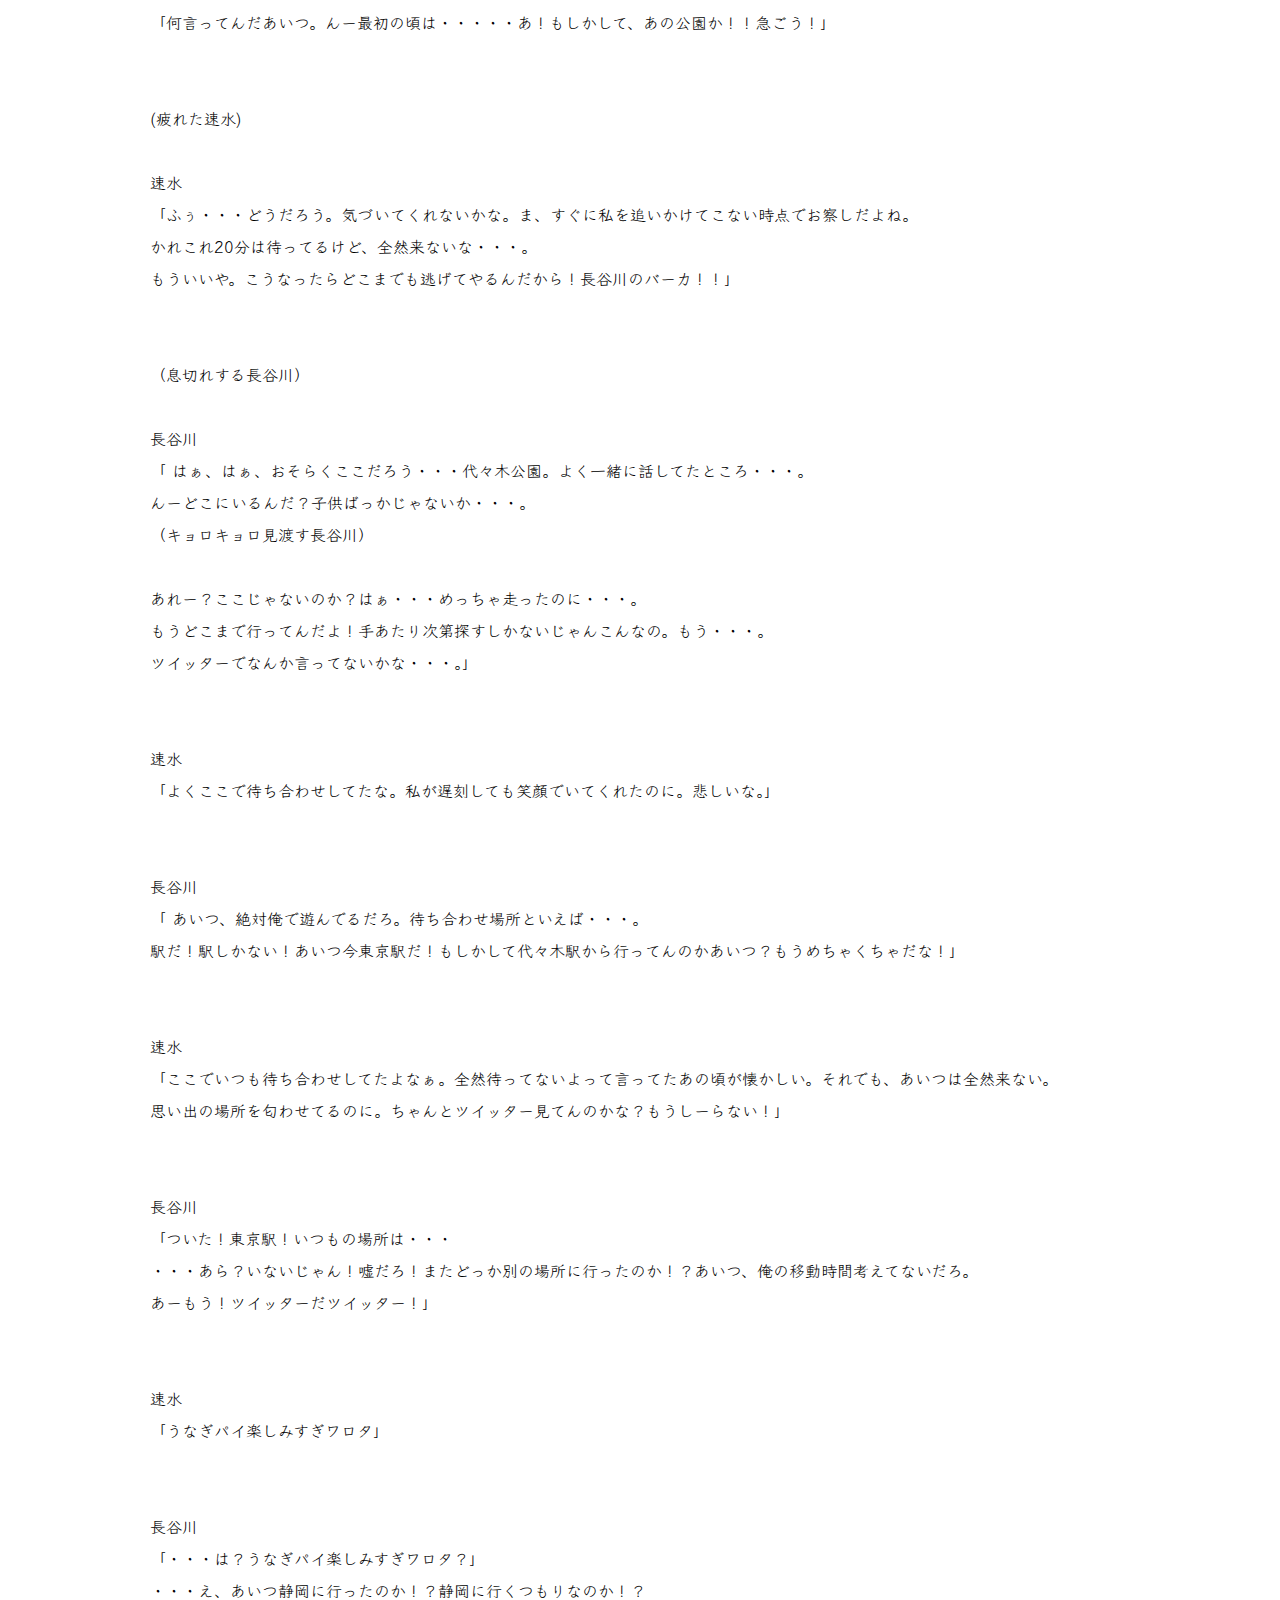
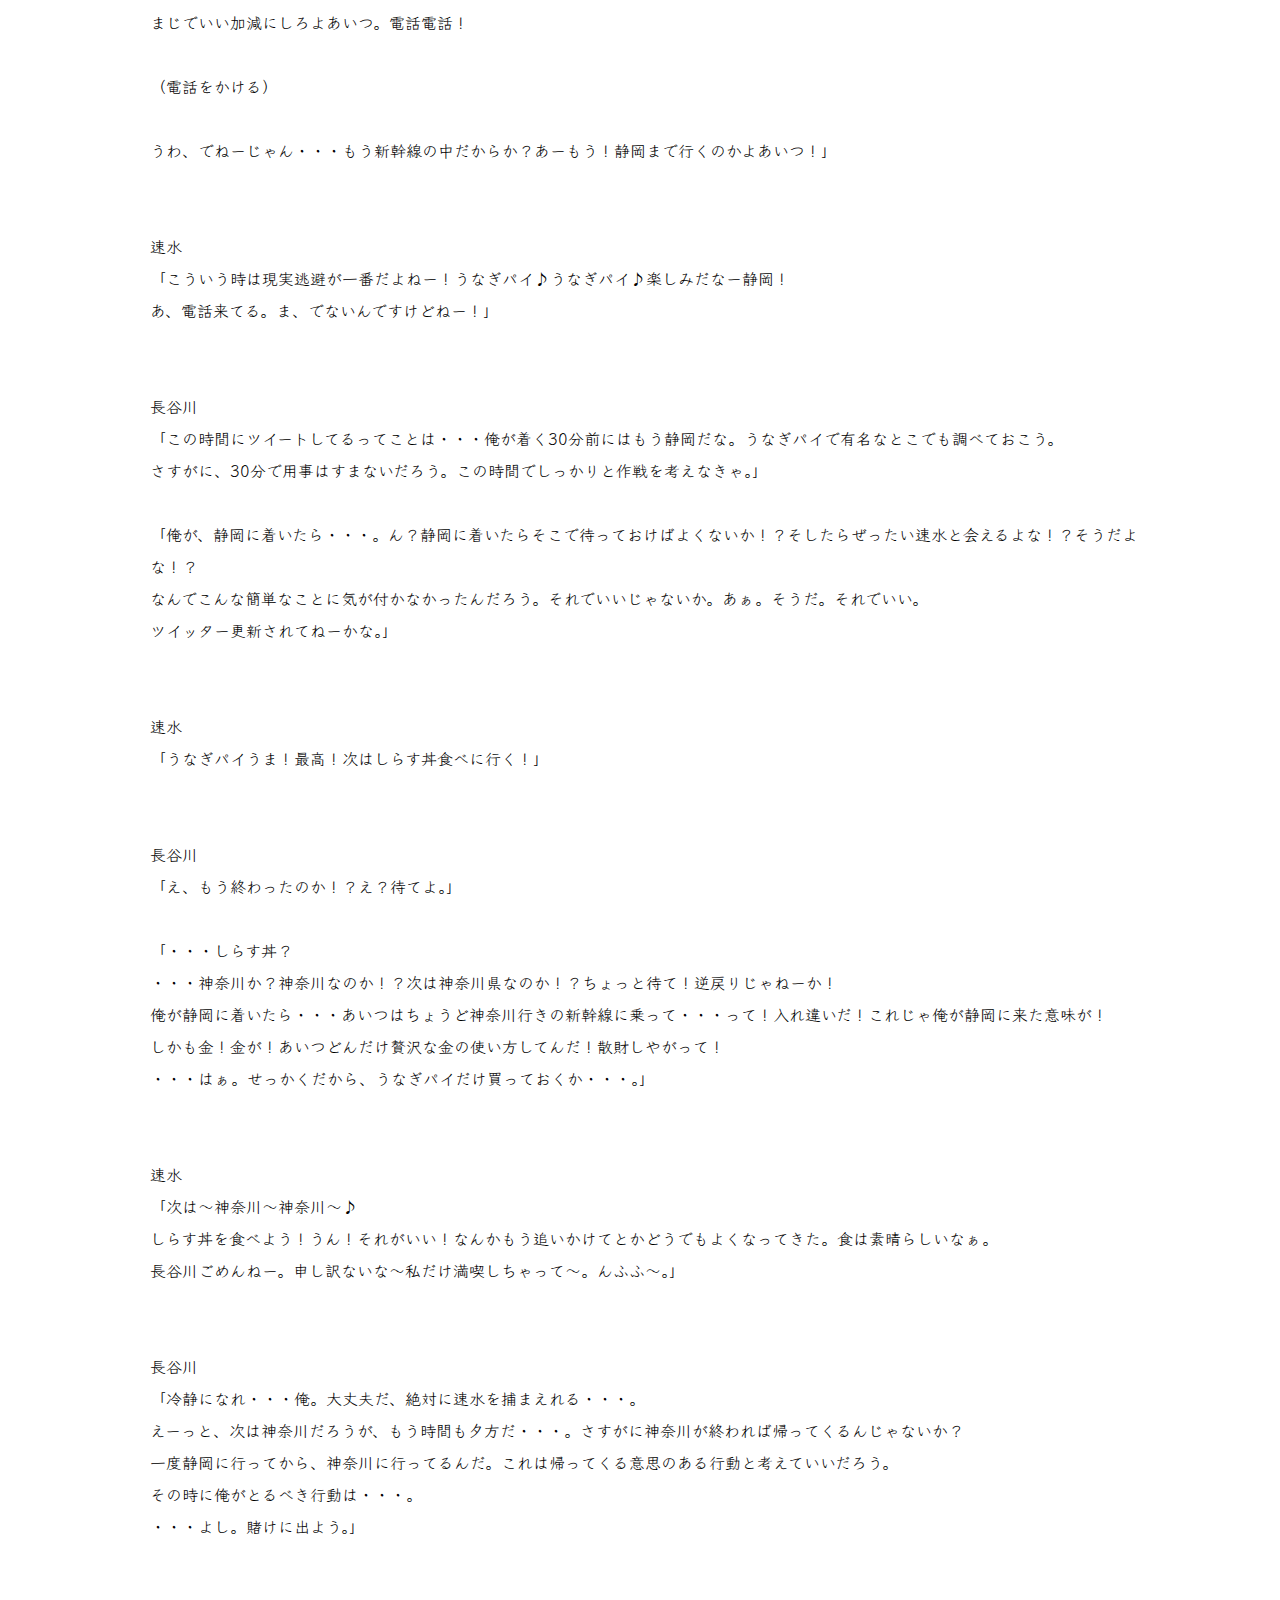
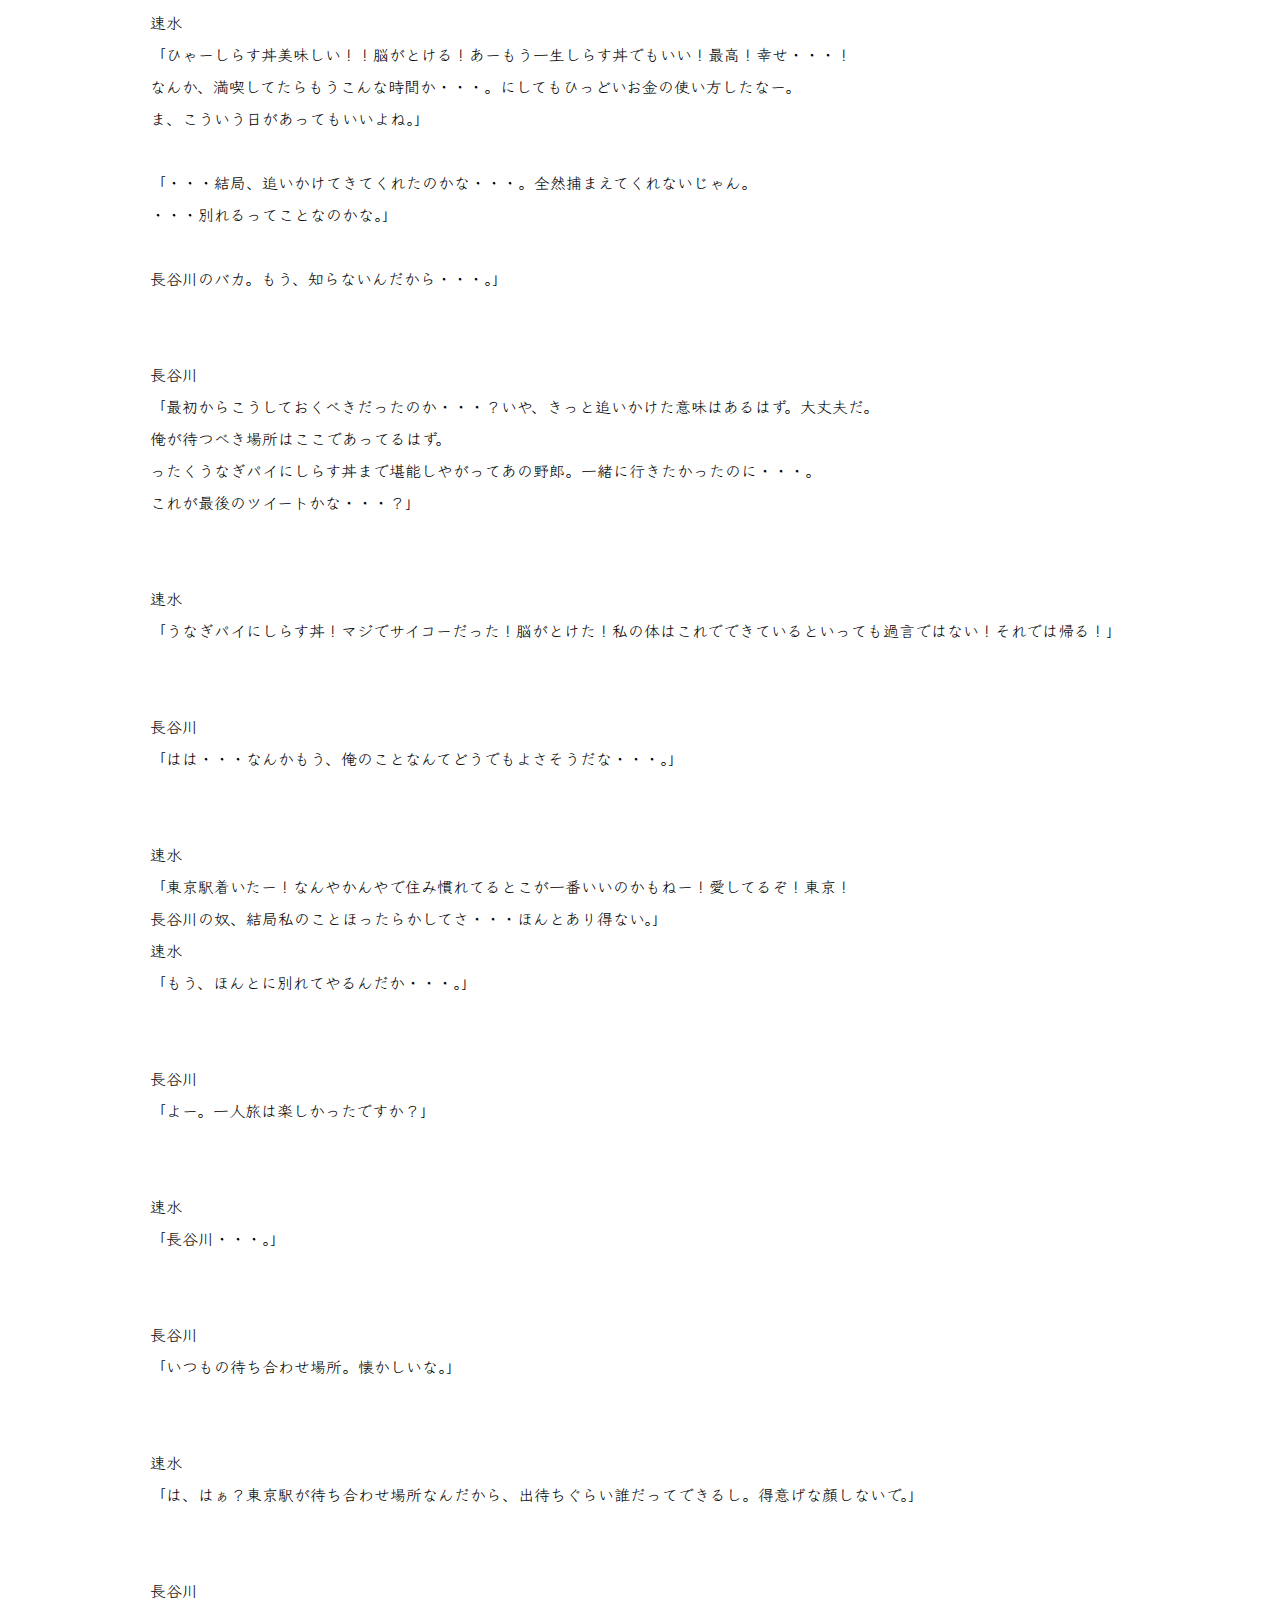
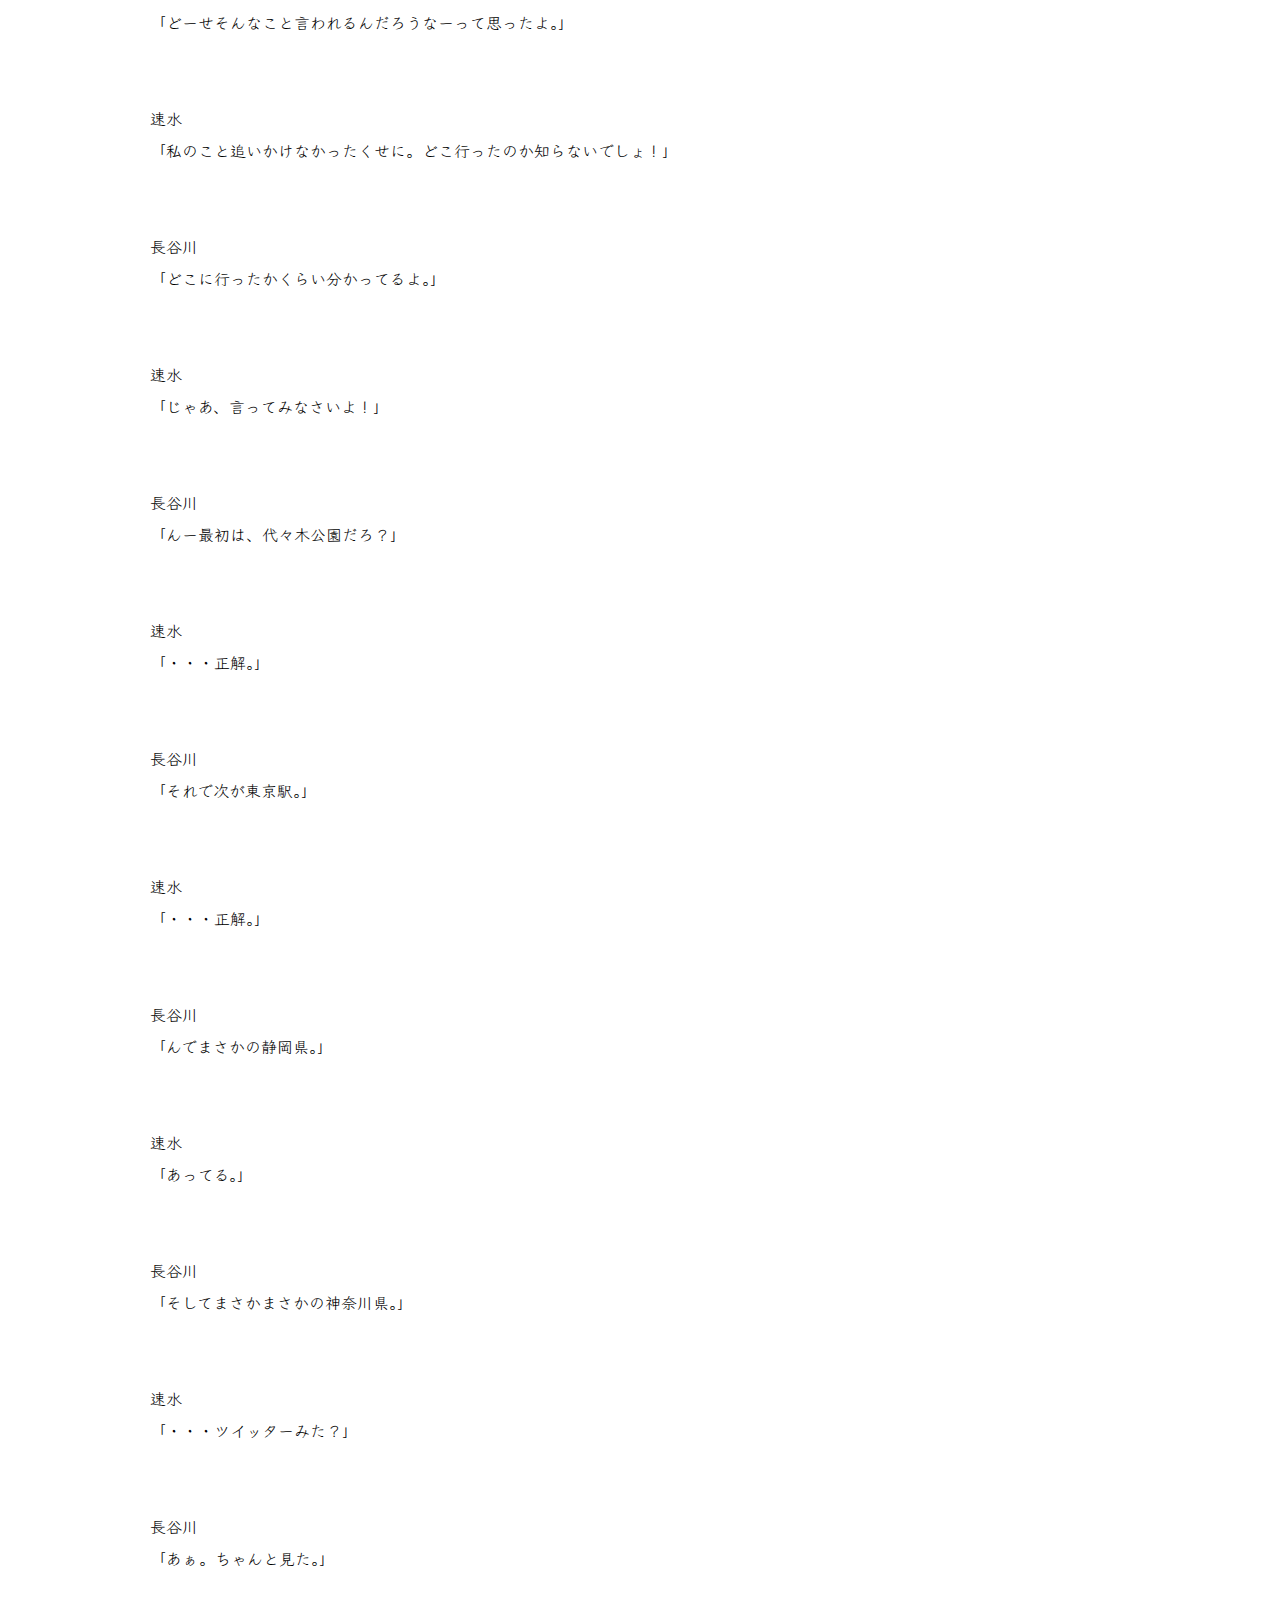
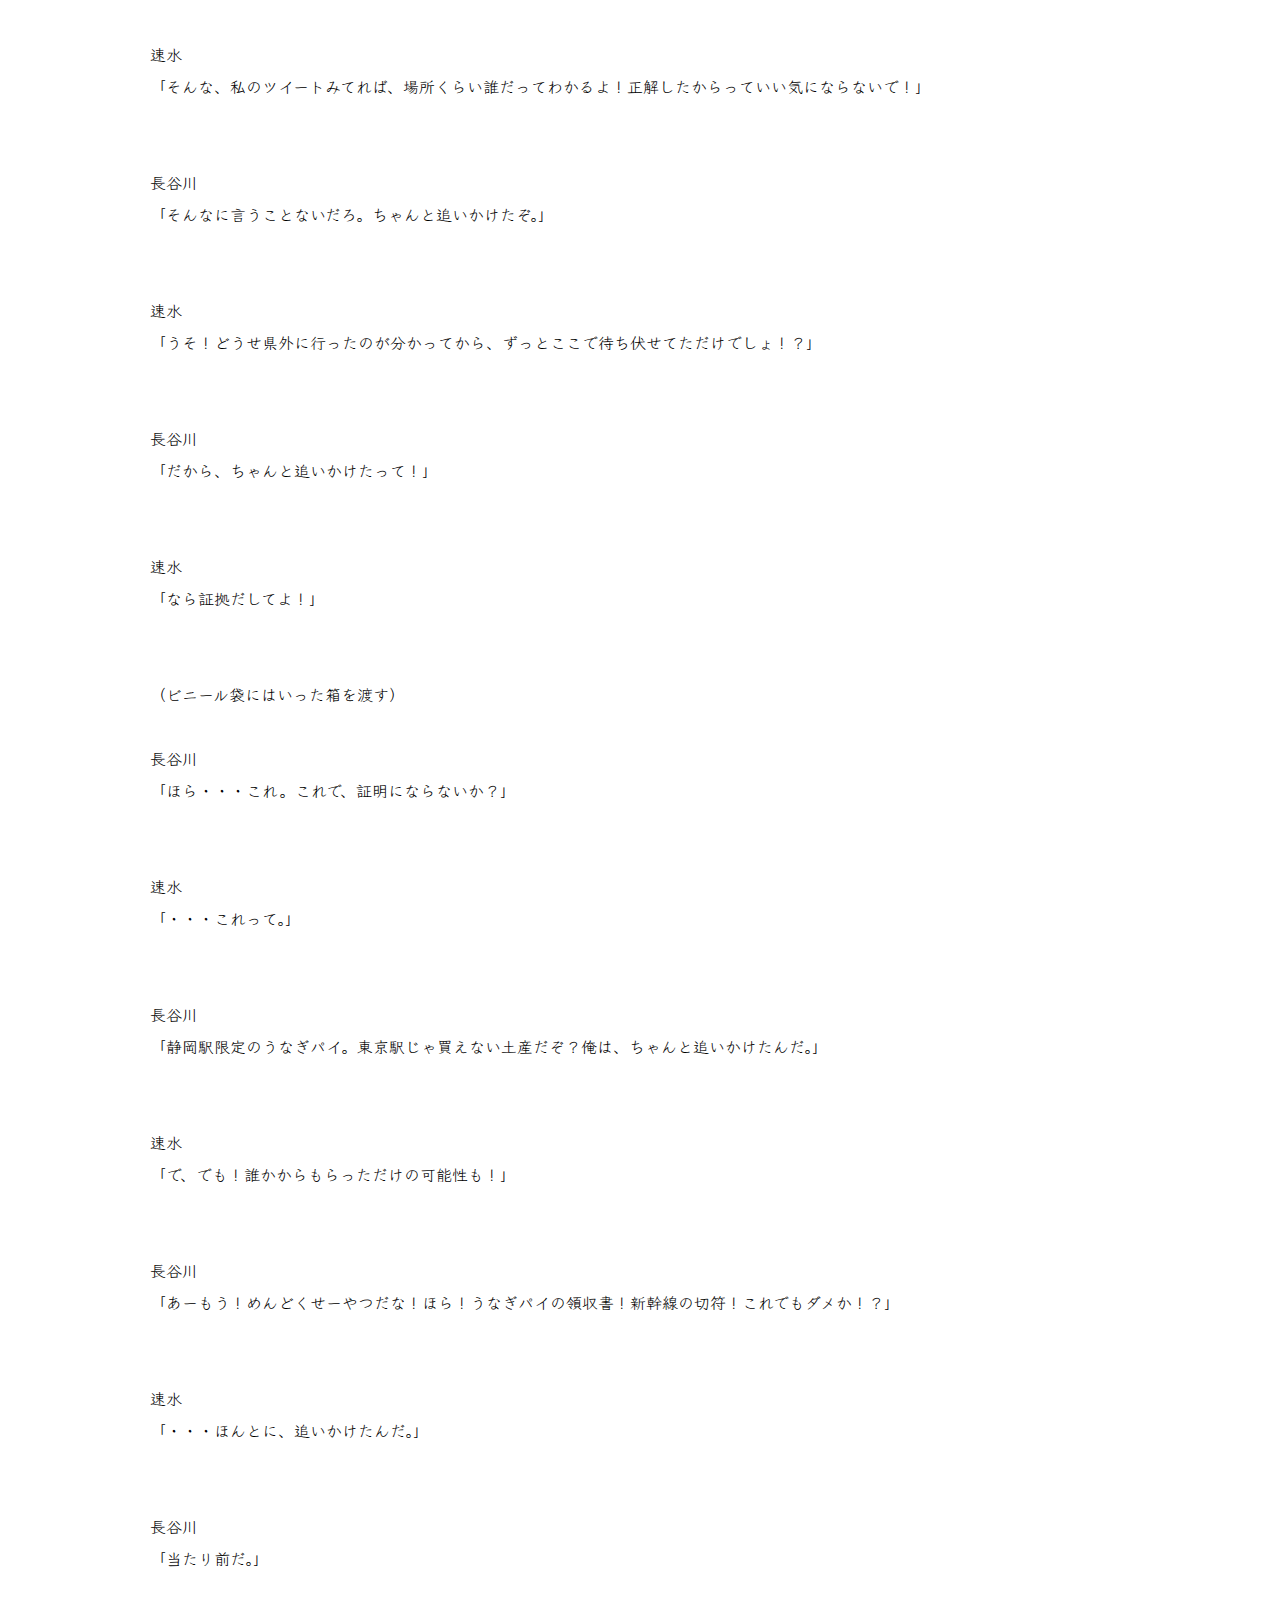
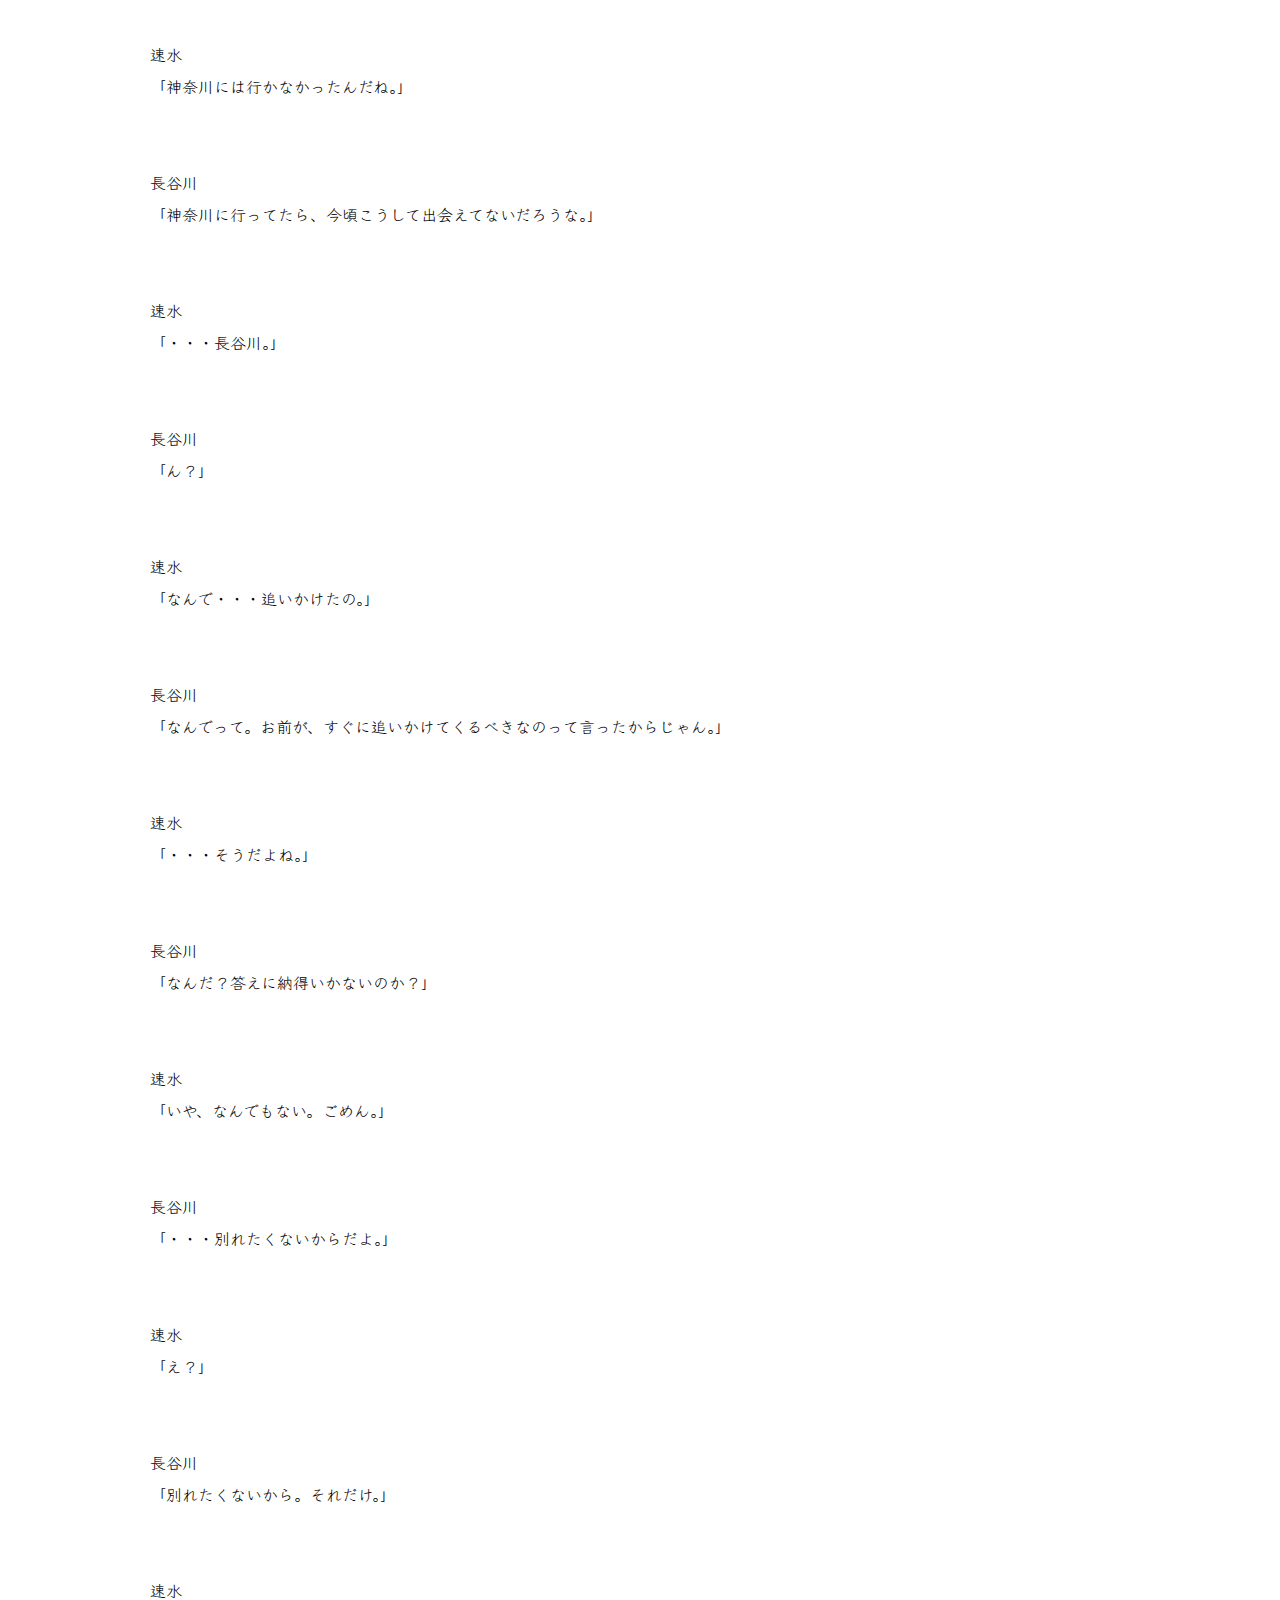
<file: contents/why1.html>
<!DOCTYPE html>
<html lang="ja">
<head>
    <meta charset="UTF-8">
    <meta name="viewport" content="width=device-width, initial-scale=1.0">
    <title>あめがやまないの台本置き場</title>
    <link rel="stylesheet" href="../reset.css">
    <link rel="stylesheet" href="../style.css">
    <link rel="preconnect" href="https://fonts.googleapis.com">
<link rel="preconnect" href="https://fonts.gstatic.com" crossorigin>
<link href="https://fonts.googleapis.com/css2?family=Klee+One&display=swap" rel="stylesheet">
</head>
<body>
    <header id="header">
        <nav id="navi">
            <ul>
                <li ><a href="../index.html">TOP</a></li>
                <li><a href="../library.html">台本紹介</a></li>
                <li><a id="now" href="../list.html">台本一覧</a></li>
                <li><a href="../agreenment.html">利用規約</a></li>
            </ul>
        </nav>
    </header>
    
    <main id="daihon">
        <section class="profile">
        <h1 class="site-title">なんで追いかけてこないの？</h1>
        <h2 class="section-title">登場人物</h2>
        <p>長谷川　男性<br>　速水の彼氏。速水には振り回されるが、そういうところは速水の良さだと考えている。</p>
        <p>速水　女性<br>　長谷川の彼女。ロマンチストな一面を持ってる女の子。ワガママで周りを見るのが少し苦手。</p>
        </section>
    
        <hr>

        <section class="content">
                <p>
                飲食店にて<br><br><br>
                
                長谷川<br>
                「この前は、沖縄に行きたいって言ってたのになんだよ急に。北海道に行きたいとか言い出してさ。」<br><br><br>
                速水<br>
                「いいじゃん別に！時間がたてば考えなんて変わっていくもんじゃん！」<br><br><br>
                長谷川<br>
                「いや、そうかもしれないけど。もう予約とかしちゃってるし、仕方ないだろ？いきなり北海道だなんて無理だ。」<br><br><br>
                速水<br>
                「なんでよ！私のために、どこか行こうって言いだしたのあんたじゃん！」<br><br><br>
                長谷川<br>
                「そ、そうだけどさ・・・。この前、沖縄に行きたいって言ったんだから、今更どうしようもないだろ・・・。」<br><br><br>
                速水<br>
                「もういい！長谷川のわからずや！」<br><br><br>
                長谷川<br>
                「おいおい、そんなに怒ることもないだろ。」<br><br><br>
                速水<br>
                「うるさい！私帰る！！！」<br><br><br>
                
                (立ち去っていく速水)<br><br><br>

                長谷川<br>
                「お、おい・・・。はぁ・・・。まじで行っちゃったよ。<br>
                怒らしちゃったなぁ。どうしよ。後で謝るか・・・？ったくもう勝手な奴なんだから。<br>
                すみませーん。お会計お願いします。」<br><br><br>
                (店を出る)<br><br><br>
                「 あーもう、どこ行っちゃったんだろ。家にでも帰ったのか？<br>
                ちょっと電話でもして」<br><br><br>
                速水<br>
                「おい。」<br><br><br>
                長谷川<br>
                「うぉああ！？ビックリしたぁ・・・。どこ行ってたんだよ。」<br><br><br>
                速水<br>
                「は？知らないし。」<br><br><br>
                長谷川<br>
                「知らないってなんだよ・・・。まぁ、その、なんだ。さっきは悪かったな。俺も強く言い過ぎたかもしれない。また今度、北海道に行こう。そこでうまいもん食おうな。」<br><br><br>
                速水<br>
                「そんなこと、どうでもいい。」<br><br><br>
                長谷川<br>
                「え？」<br><br><br>
                速水<br>
                「そんなことどうでもいい！」<br><br><br>
                長谷川<br>
                「あ、あぁ。だから、悪かったって。申し訳ない。」<br><br><br>
                速水<br>
                「・・・なんでさ。」<br><br><br>
                長谷川<br>
                「ん？」<br><br><br>
                速水<br>
                「なんで・・・。<br>
                なんで追いかけてこないの！？」<br><br><br>
                
                長谷川<br>
                「え？」<br><br><br>
                速水<br>
                「ふつー追いかけてくるじゃん！！なんで追いかけてこないわけ！？信じられないんだけど！！」<br><br><br>
                長谷川<br>
                「え、いや、探そうとはしたんだが・・・。」<br><br><br>
                速水<br>
                「どうしてためらう時間を作ってるのよ！ああいう時はね、机の上にお金を置いて、「おつりは結構です」って言ってすぐに私を追いかけてくるべきなの！！分からないの！？」<br><br><br>
                長谷川<br>
                「え、えぇ？いったい、何に怒ってるんだ？」<br><br><br>
                速水<br>
                「あんたドラマとか見たことないの！？みんなすぐ追いかけてきてくれるじゃん！すぐに！追いかけて！くんの！！」<br><br><br>
                長谷川<br>
                「あ、あぁ・・・すまない。ドラマみたいなことが、すぐにできなくて申し訳ないと思ってる。」<br><br><br>
                速水<br>
                「・・・もういい。」<br><br><br>
                長谷川<br>
                「ちょちょ！今度は何だよ。」<br><br><br>
                速水<br>
                「私・・・逃げるから。」<br><br><br>
                長谷川<br>
                「は？逃げる？」<br><br><br>
                速水<br>
                「長谷川が追いかけてきて、私を捕まえないと許さないから。」<br><br><br>
                長谷川<br>
                「ちょ、なんだそれ！わけわかんねーよ！」<br><br><br>
                速水<br>
                「捕まえないと・・・別れるから！！絶対！別れるから！！」<br><br><br>
                長谷川<br>
                「はぁぁぁ！？さっきから言ってることめちゃくちゃだぞ！」<br><br><br>
                速水<br>
                「めちゃくちゃじゃないもん！筋は通ってるもん！長谷川のわからずや！馬鹿！もう知らない！！」<br><br><br>
                
                (速水走ってどこかへ行く)<br><br><br>

                長谷川<br>
                「ちょ、ちょっと待てよ！速水！！」<br><br><br>
                
                (息切れする長谷川)<br><br>

                長谷川<br>
                「はぁ、はぁ、はぁ。あいつ、足はっや。もう見失ってしまった。<br>
                捕まえないと別れるって、もうめちゃくちゃだ。勝手にもほどがあるだろ・・・ったく。<br>
                にしても、どこだ・・・。こういう時、あいつが行く場所ってのは・・・。<br>
                そうだ。ツイッター！何かあった時、あいつは、だいたい何か言ってるからな・・・。」<br><br><br>

                速水<br>
                「最初の頃は、なんでも楽しかったのになー。この場所も懐かしく思える。」<br><br><br>
                長谷川<br>
                「何言ってんだあいつ。んー最初の頃は・・・・・あ！もしかして、あの公園か！！急ごう！」<br><br><br>
                
                
                (疲れた速水)<br><br>
                速水<br>
                「ふぅ・・・どうだろう。気づいてくれないかな。ま、すぐに私を追いかけてこない時点でお察しだよね。<br>
                かれこれ20分は待ってるけど、全然来ないな・・・。<br>
                もういいや。こうなったらどこまでも逃げてやるんだから！長谷川のバーカ！！」<br><br><br>
                
                
                （息切れする長谷川）<br><br>
                長谷川<br>
                「 はぁ、はぁ、おそらくここだろう・・・代々木公園。よく一緒に話してたところ・・・。<br>
                んーどこにいるんだ？子供ばっかじゃないか・・・。<br>
                （キョロキョロ見渡す長谷川）<br><br>
                あれー？ここじゃないのか？はぁ・・・めっちゃ走ったのに・・・。<br>
                もうどこまで行ってんだよ！手あたり次第探すしかないじゃんこんなの。もう・・・。<br>
                ツイッターでなんか言ってないかな・・・。」<br><br><br>

                速水<br>
                「よくここで待ち合わせしてたな。私が遅刻しても笑顔でいてくれたのに。悲しいな。」<br><br><br>
                長谷川<br>
                「 あいつ、絶対俺で遊んでるだろ。待ち合わせ場所といえば・・・。<br>
                駅だ！駅しかない！あいつ今東京駅だ！もしかして代々木駅から行ってんのかあいつ？もうめちゃくちゃだな！」<br><br><br>
                
                
                速水<br>
                「ここでいつも待ち合わせしてたよなぁ。全然待ってないよって言ってたあの頃が懐かしい。それでも、あいつは全然来ない。<br>
                思い出の場所を匂わせてるのに。ちゃんとツイッター見てんのかな？もうしーらない！」<br><br><br>
                
                
                長谷川<br>
                「ついた！東京駅！いつもの場所は・・・<br>
                ・・・あら？いないじゃん！嘘だろ！またどっか別の場所に行ったのか！？あいつ、俺の移動時間考えてないだろ。<br>
                あーもう！ツイッターだツイッター！」<br><br><br>

                速水<br>
                「うなぎパイ楽しみすぎワロタ」<br><br><br>
                
                長谷川<br>
                「・・・は？うなぎパイ楽しみすぎワロタ？」<br>
                
                ・・・え、あいつ静岡に行ったのか！？静岡に行くつもりなのか！？<br>
                まじでいい加減にしろよあいつ。電話電話！<br><br>

                （電話をかける）<br><br>
                
                うわ、でねーじゃん・・・もう新幹線の中だからか？あーもう！静岡まで行くのかよあいつ！」<br><br><br>
                
                
                速水<br>
                「こういう時は現実逃避が一番だよねー！うなぎパイ♪うなぎパイ♪楽しみだなー静岡！<br>
                あ、電話来てる。ま、でないんですけどねー！」<br><br><br>
                
                
                長谷川<br>
                「この時間にツイートしてるってことは・・・俺が着く30分前にはもう静岡だな。うなぎパイで有名なとこでも調べておこう。<br>
                さすがに、30分で用事はすまないだろう。この時間でしっかりと作戦を考えなきゃ。」<br><br>
                
                「俺が、静岡に着いたら・・・。ん？静岡に着いたらそこで待っておけばよくないか！？そしたらぜったい速水と会えるよな！？そうだよな！？<br>
                なんでこんな簡単なことに気が付かなかったんだろう。それでいいじゃないか。あぁ。そうだ。それでいい。<br>
                ツイッター更新されてねーかな。」<br><br><br>
                速水<br>
                「うなぎパイうま！最高！次はしらす丼食べに行く！」<br><br><br>
                長谷川<br>
                「え、もう終わったのか！？え？待てよ。」<br><br>
                
                「・・・しらす丼？<br>
                ・・・神奈川か？神奈川なのか！？次は神奈川県なのか！？ちょっと待て！逆戻りじゃねーか！<br>
                俺が静岡に着いたら・・・あいつはちょうど神奈川行きの新幹線に乗って・・・って！入れ違いだ！これじゃ俺が静岡に来た意味が！<br>
                しかも金！金が！あいつどんだけ贅沢な金の使い方してんだ！散財しやがって！<br>
                ・・・はぁ。せっかくだから、うなぎパイだけ買っておくか・・・。」<br><br><br>
                
                速水<br>
                「次は～神奈川～神奈川～♪<br>
                しらす丼を食べよう！うん！それがいい！なんかもう追いかけてとかどうでもよくなってきた。食は素晴らしいなぁ。<br>
                長谷川ごめんねー。申し訳ないな～私だけ満喫しちゃって～。んふふ～。」<br><br><br>
                
                
                
                長谷川<br>
                「冷静になれ・・・俺。大丈夫だ、絶対に速水を捕まえれる・・・。<br>
                えーっと、次は神奈川だろうが、もう時間も夕方だ・・・。さすがに神奈川が終われば帰ってくるんじゃないか？<br>
                一度静岡に行ってから、神奈川に行ってるんだ。これは帰ってくる意思のある行動と考えていいだろう。<br>
                その時に俺がとるべき行動は・・・。<br>
                ・・・よし。賭けに出よう。」<br><br><br>
                
                速水<br>
                「ひゃーしらす丼美味しい！！脳がとける！あーもう一生しらす丼でもいい！最高！幸せ・・・！<br>
                なんか、満喫してたらもうこんな時間か・・・。にしてもひっどいお金の使い方したなー。<br>
                ま、こういう日があってもいいよね。」<br><br>
                
                「・・・結局、追いかけてきてくれたのかな・・・。全然捕まえてくれないじゃん。<br>
                ・・・別れるってことなのかな。」<br><br>
                
                長谷川のバカ。もう、知らないんだから・・・。」<br><br><br>
                
                
                
                長谷川<br>
                「最初からこうしておくべきだったのか・・・？いや、きっと追いかけた意味はあるはず。大丈夫だ。<br>
                俺が待つべき場所はここであってるはず。<br>
                ったくうなぎパイにしらす丼まで堪能しやがってあの野郎。一緒に行きたかったのに・・・。<br>
                これが最後のツイートかな・・・？」<br><br><br>
                速水<br>
                「うなぎパイにしらす丼！マジでサイコーだった！脳がとけた！私の体はこれでできているといっても過言ではない！それでは帰る！」<br><br><br>
                長谷川<br>
                「はは・・・なんかもう、俺のことなんてどうでもよさそうだな・・・。」<br><br><br>
                
                
                
                速水<br>
                「東京駅着いたー！なんやかんやで住み慣れてるとこが一番いいのかもねー！愛してるぞ！東京！<br>
                長谷川の奴、結局私のことほったらかしてさ・・・ほんとあり得ない。」<br>
                
                速水<br>
                「もう、ほんとに別れてやるんだか・・・。」<br><br><br>
                長谷川<br>
                「よー。一人旅は楽しかったですか？」<br><br><br>
                速水<br>
                「長谷川・・・。」<br><br><br>
                長谷川<br>
                「いつもの待ち合わせ場所。懐かしいな。」<br><br><br>
                速水<br>
                「は、はぁ？東京駅が待ち合わせ場所なんだから、出待ちぐらい誰だってできるし。得意げな顔しないで。」<br><br><br>
                長谷川<br>
                「どーせそんなこと言われるんだろうなーって思ったよ。」<br><br><br>
                速水<br>
                「私のこと追いかけなかったくせに。どこ行ったのか知らないでしょ！」<br><br><br>
                長谷川<br>
                「どこに行ったかくらい分かってるよ。」<br><br><br>
                速水<br>
                「じゃあ、言ってみなさいよ！」<br><br><br>
                
                長谷川<br>
                「んー最初は、代々木公園だろ？」<br><br><br>
                速水<br>
                「・・・正解。」<br><br><br>
                長谷川<br>
                「それで次が東京駅。」<br><br><br>
                速水<br>
                「・・・正解。」<br><br><br>
                長谷川<br>
                「んでまさかの静岡県。」<br><br><br>
                速水<br>
                「あってる。」<br><br><br>
                長谷川<br>
                「そしてまさかまさかの神奈川県。」<br><br><br>
                速水<br>
                「・・・ツイッターみた？」<br><br><br>
                長谷川<br>
                「あぁ。ちゃんと見た。」<br><br><br>
                速水<br>
                「そんな、私のツイートみてれば、場所くらい誰だってわかるよ！正解したからっていい気にならないで！」<br><br><br>
                長谷川<br>
                「そんなに言うことないだろ。ちゃんと追いかけたぞ。」<br><br><br>
                速水<br>
                「うそ！どうせ県外に行ったのが分かってから、ずっとここで待ち伏せてただけでしょ！？」<br><br><br>
                長谷川<br>
                「だから、ちゃんと追いかけたって！」<br><br><br>
                速水<br>
                「なら証拠だしてよ！」<br><br><br>
                （ビニール袋にはいった箱を渡す）<br><br>
                長谷川<br>
                「ほら・・・これ。これで、証明にならないか？」<br><br><br>
                速水<br>
                「・・・これって。」<br><br><br>
                長谷川<br>
                「静岡駅限定のうなぎパイ。東京駅じゃ買えない土産だぞ？俺は、ちゃんと追いかけたんだ。」<br><br><br>
                速水<br>
                「で、でも！誰かからもらっただけの可能性も！」<br><br><br>
                長谷川<br>
                「あーもう！めんどくせーやつだな！ほら！うなぎパイの領収書！新幹線の切符！これでもダメか！？」<br><br><br>
                速水<br>
                「・・・ほんとに、追いかけたんだ。」<br><br><br>
                長谷川<br>
                「当たり前だ。」<br><br><br>
                速水<br>
                「神奈川には行かなかったんだね。」<br><br><br>
                長谷川<br>
                「神奈川に行ってたら、今頃こうして出会えてないだろうな。」<br><br><br>
                速水<br>
                「・・・長谷川。」<br><br><br>
                長谷川<br>
                「ん？」<br><br><br>
                速水<br>
                「なんで・・・追いかけたの。」<br><br><br>
                長谷川<br>
                「なんでって。お前が、すぐに追いかけてくるべきなのって言ったからじゃん。」<br><br><br>
                速水<br>
                「・・・そうだよね。」<br><br><br>
                長谷川<br>
                「なんだ？答えに納得いかないのか？」<br><br><br>
                速水<br>
                「いや、なんでもない。ごめん。」<br><br><br>
                
                長谷川<br>
                「・・・別れたくないからだよ。」<br><br><br>
                
                速水<br>
                「え？」<br><br><br>
                長谷川<br>
                「別れたくないから。それだけ。」<br><br><br>
                速水<br>
                「な、なに、急に。気持ち悪い・・・。」<br><br><br>
                長谷川<br>
                「なんだよ。ドラマみたいな台詞が好きなんだろ？」<br><br><br>
                速水<br>
                「う、うるさい！もう、わたし帰るから！」<br><br><br>
                （走りだす速水）<br><br><br>
                長谷川<br>
                「なんでだよ！あ、おつりは結構です！」<br><br><br>
                速水<br>
                「・・・ぷはっ。何してんの、ここ飲食店じゃないし。」<br><br><br>
                長谷川<br>
                「お前がそうしろって言ったじゃん。」<br><br><br>
                速水<br>
                「そういうことじゃないから。バカ。」<br><br><br>
                長谷川<br>
                「あはははははは！もう、帰るぞ。いい加減疲れた。」<br><br><br>
                速水<br>
                「・・・うん。」<br><br><br>
                長谷川<br>
                「おい、手かしてくれないか。」<br><br><br>
                速水<br>
                「え、なに。」<br><br><br>
                長谷川<br>
                「はい、捕まえた。」<br><br><br>
                速水<br>
                「・・・。」<br><br><br>
                長谷川<br>
                「・・・。」<br><br><br>
                速水<br>
                「きもちわる。」<br><br><br>
                長谷川<br>
                「捕まえないと、別れるんだからーって言ったのは誰だったっけなぁ？」<br><br><br>
                速水<br>
                「う、うるさい！」<br><br><br>
                </p>
        </section>
    </main>


    <footer id="footer">
        <p>&copy;amymnot</p>
    </footer>
</body>
</html>
</file>
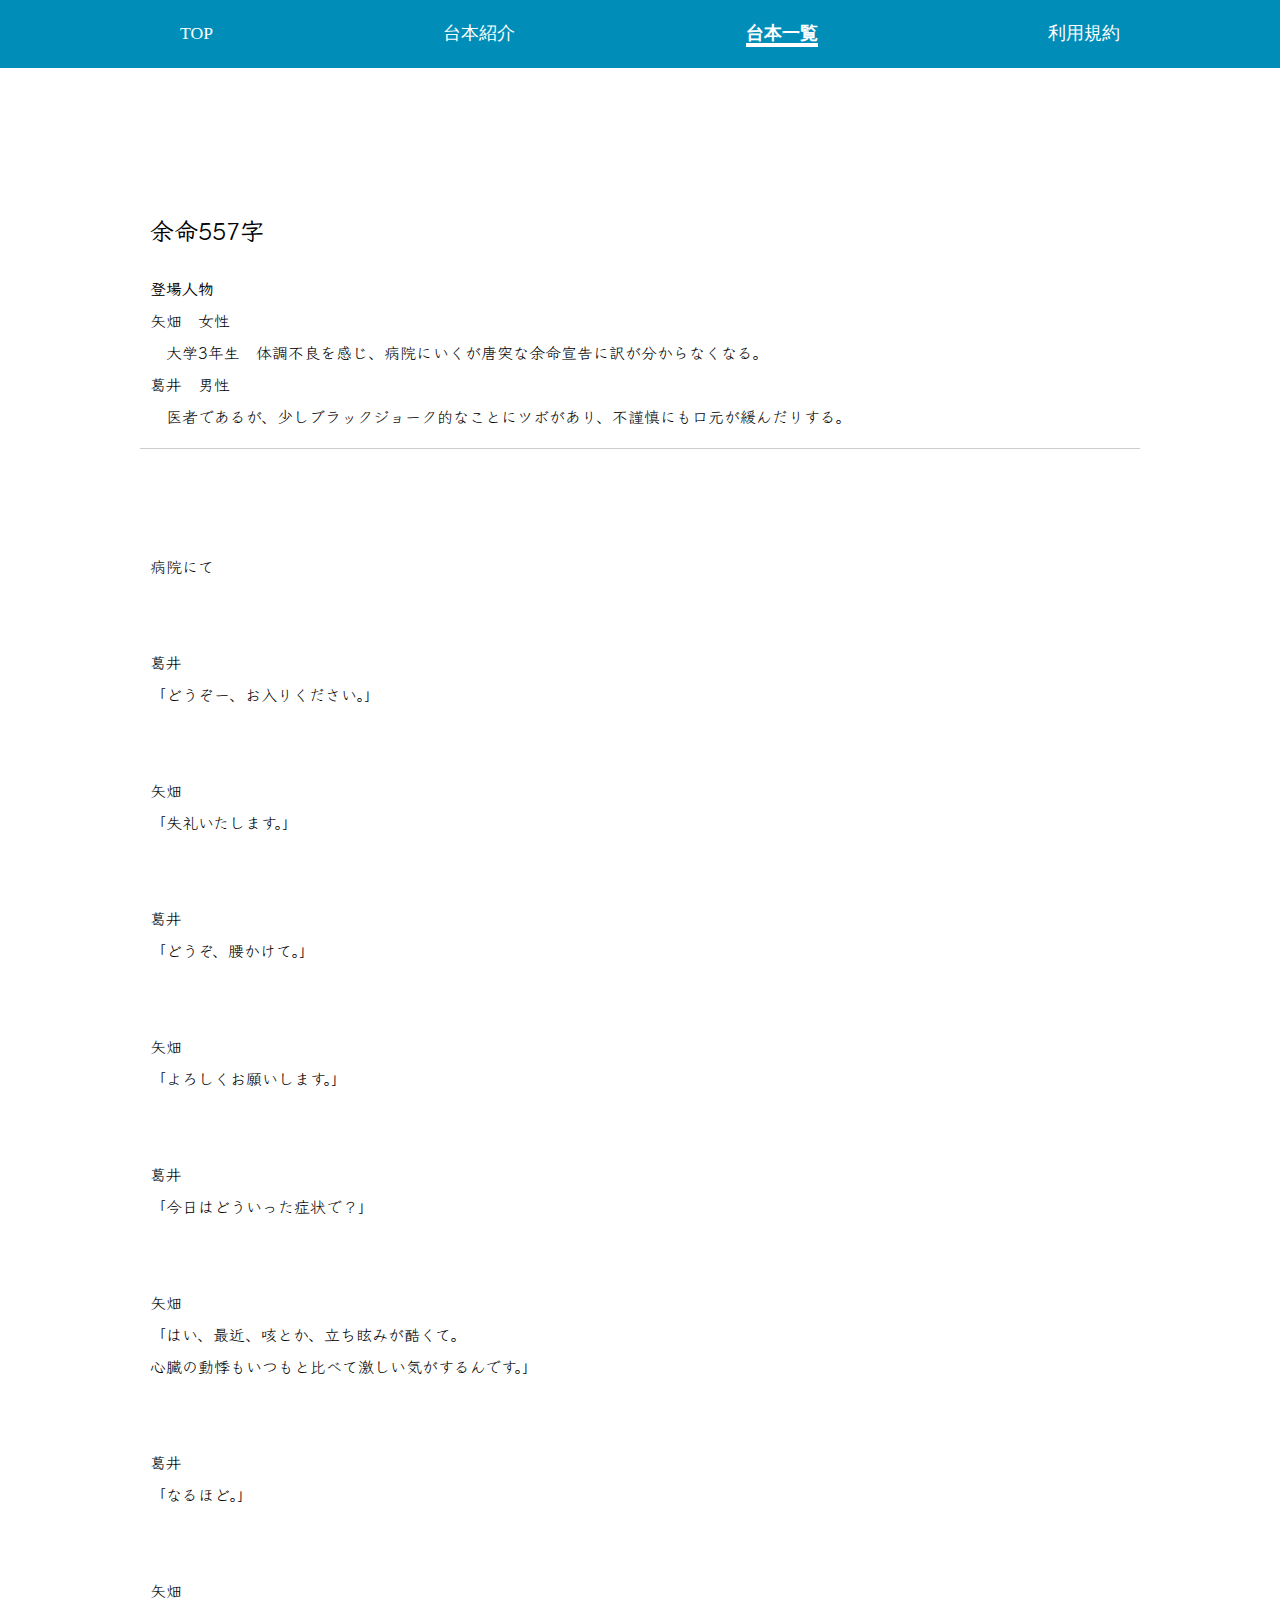
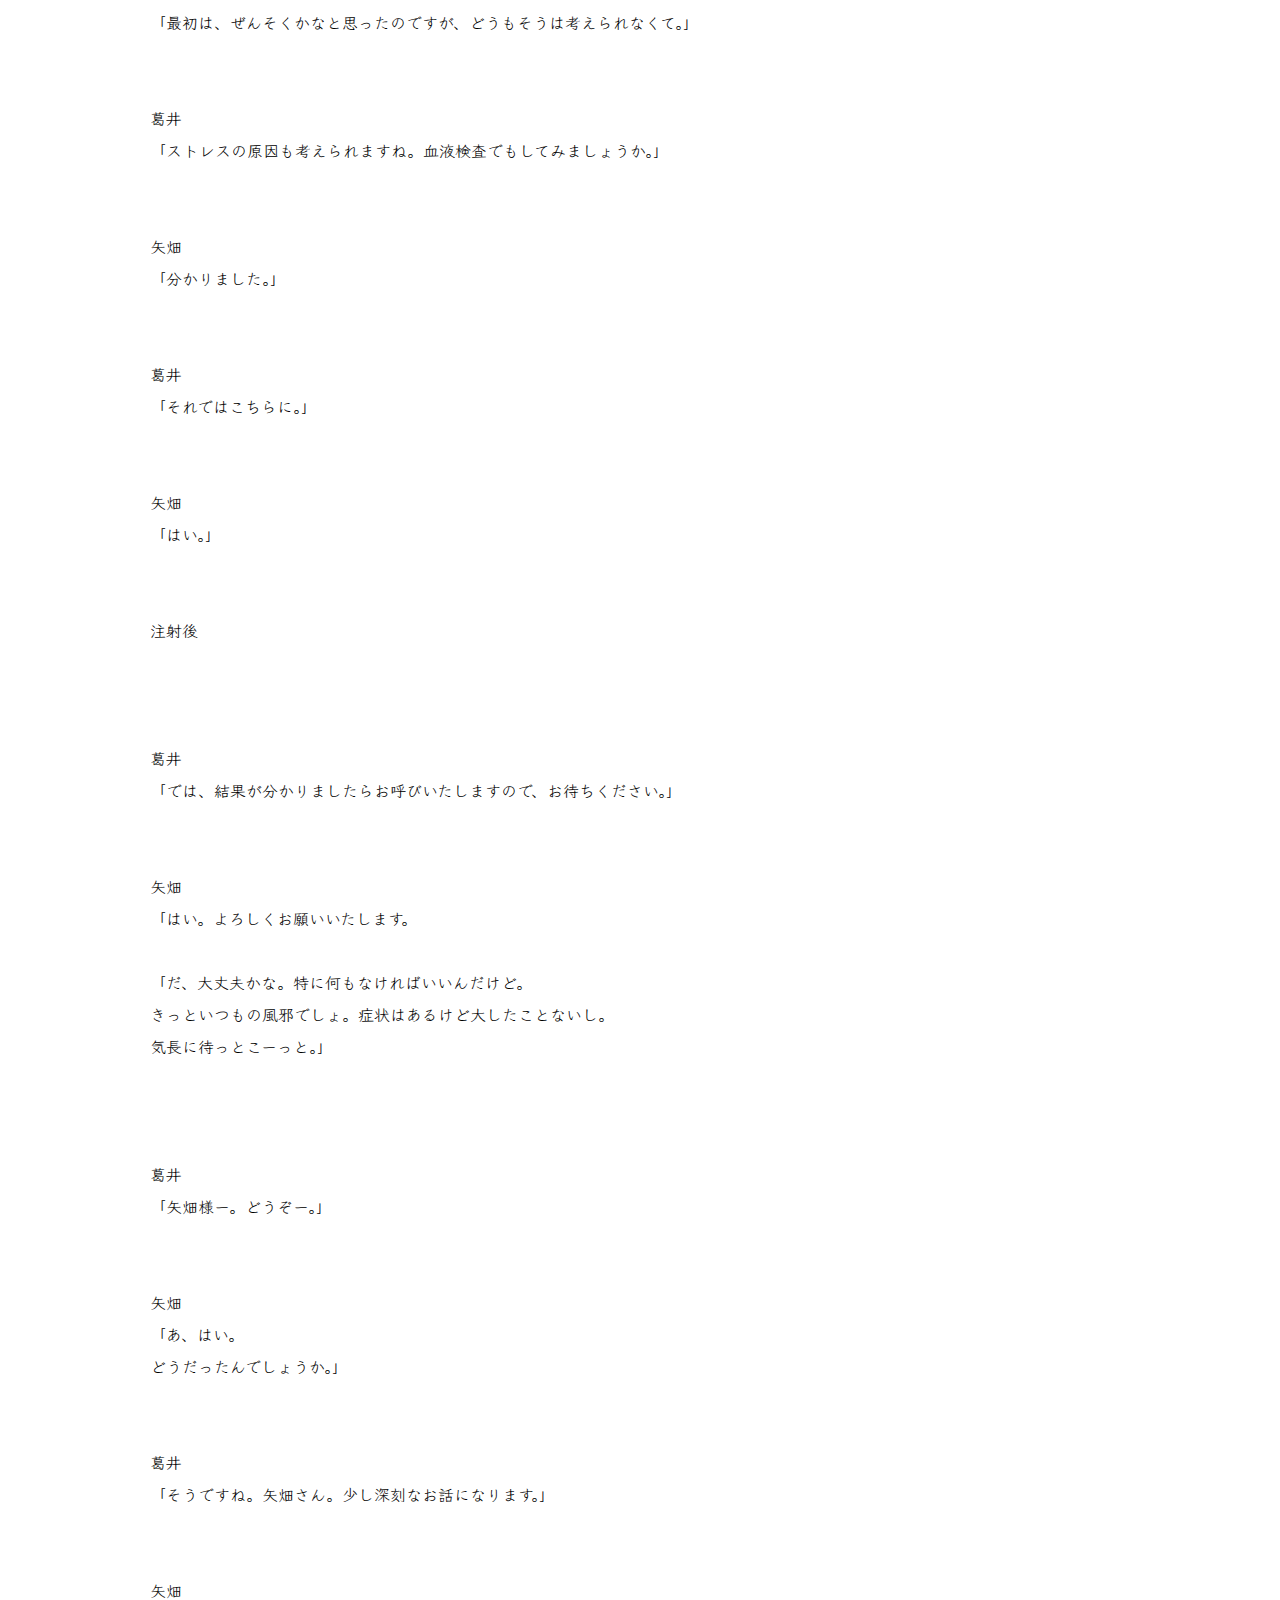
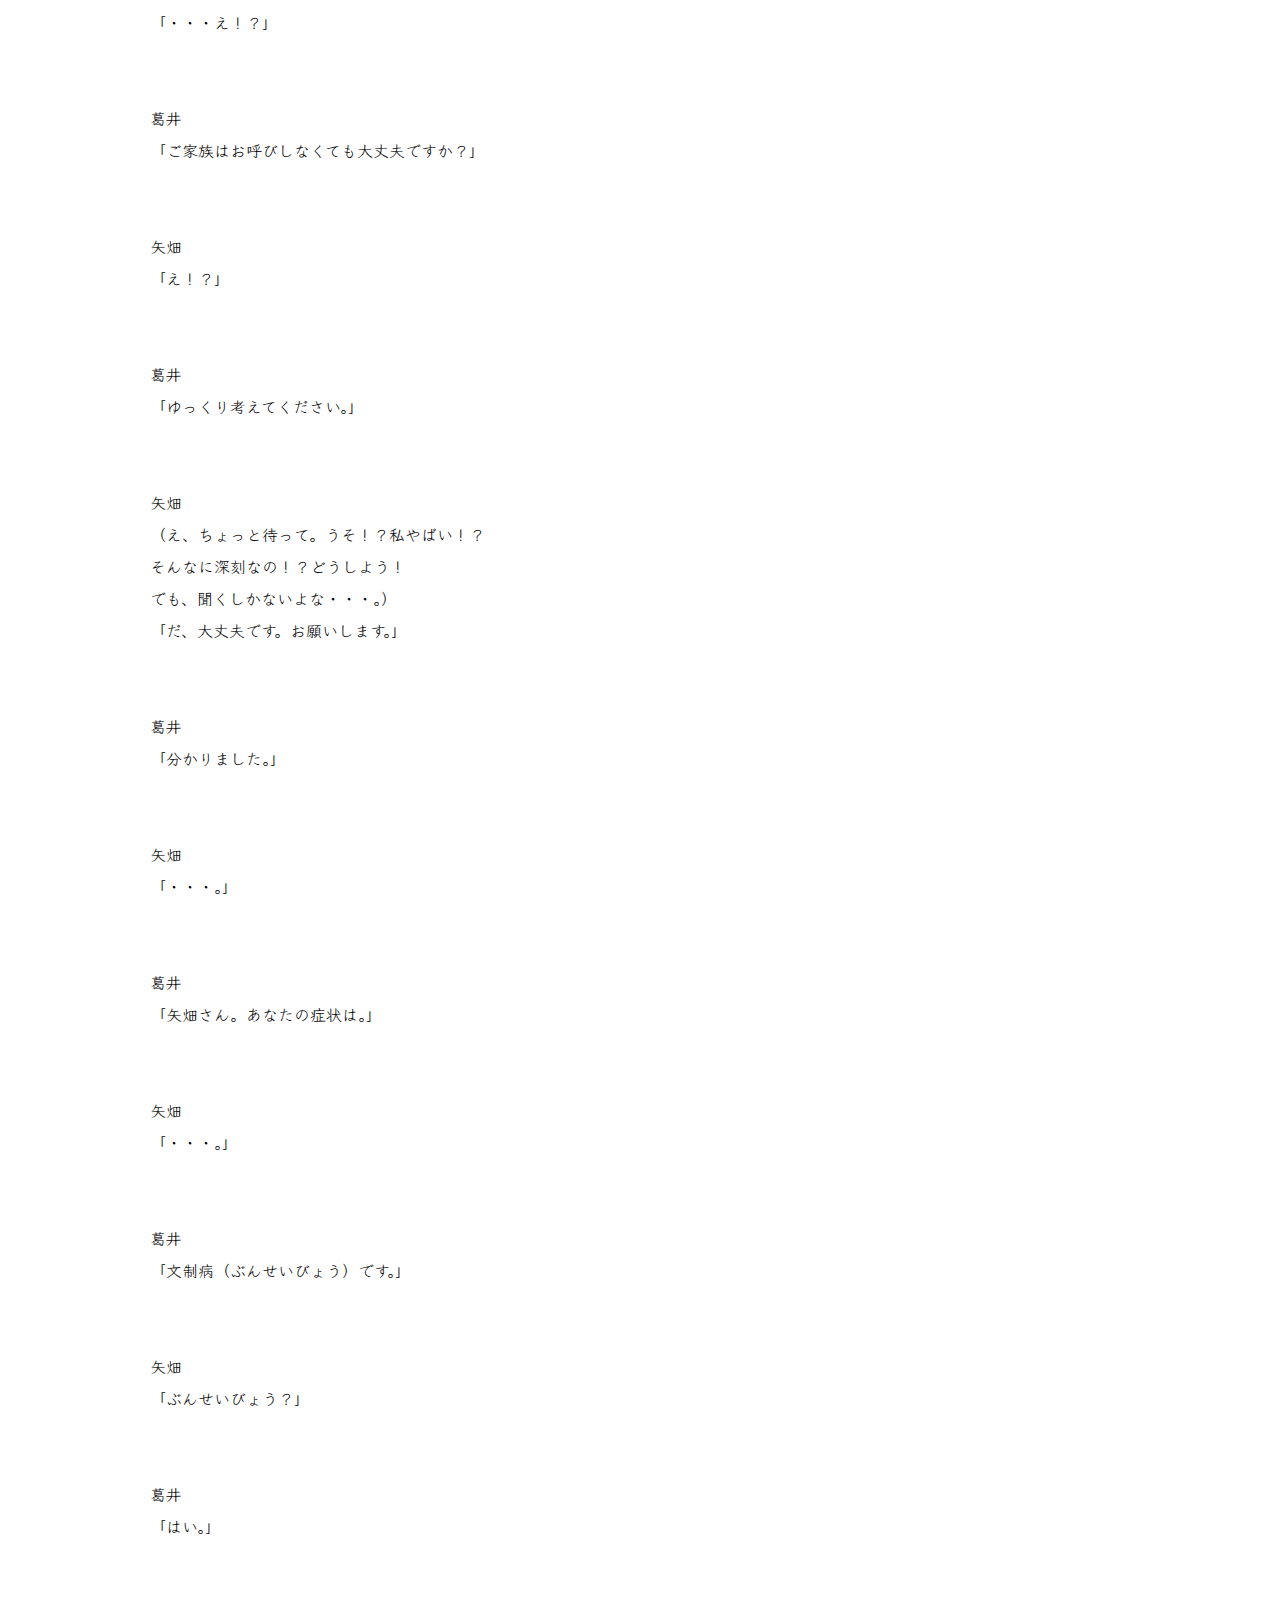
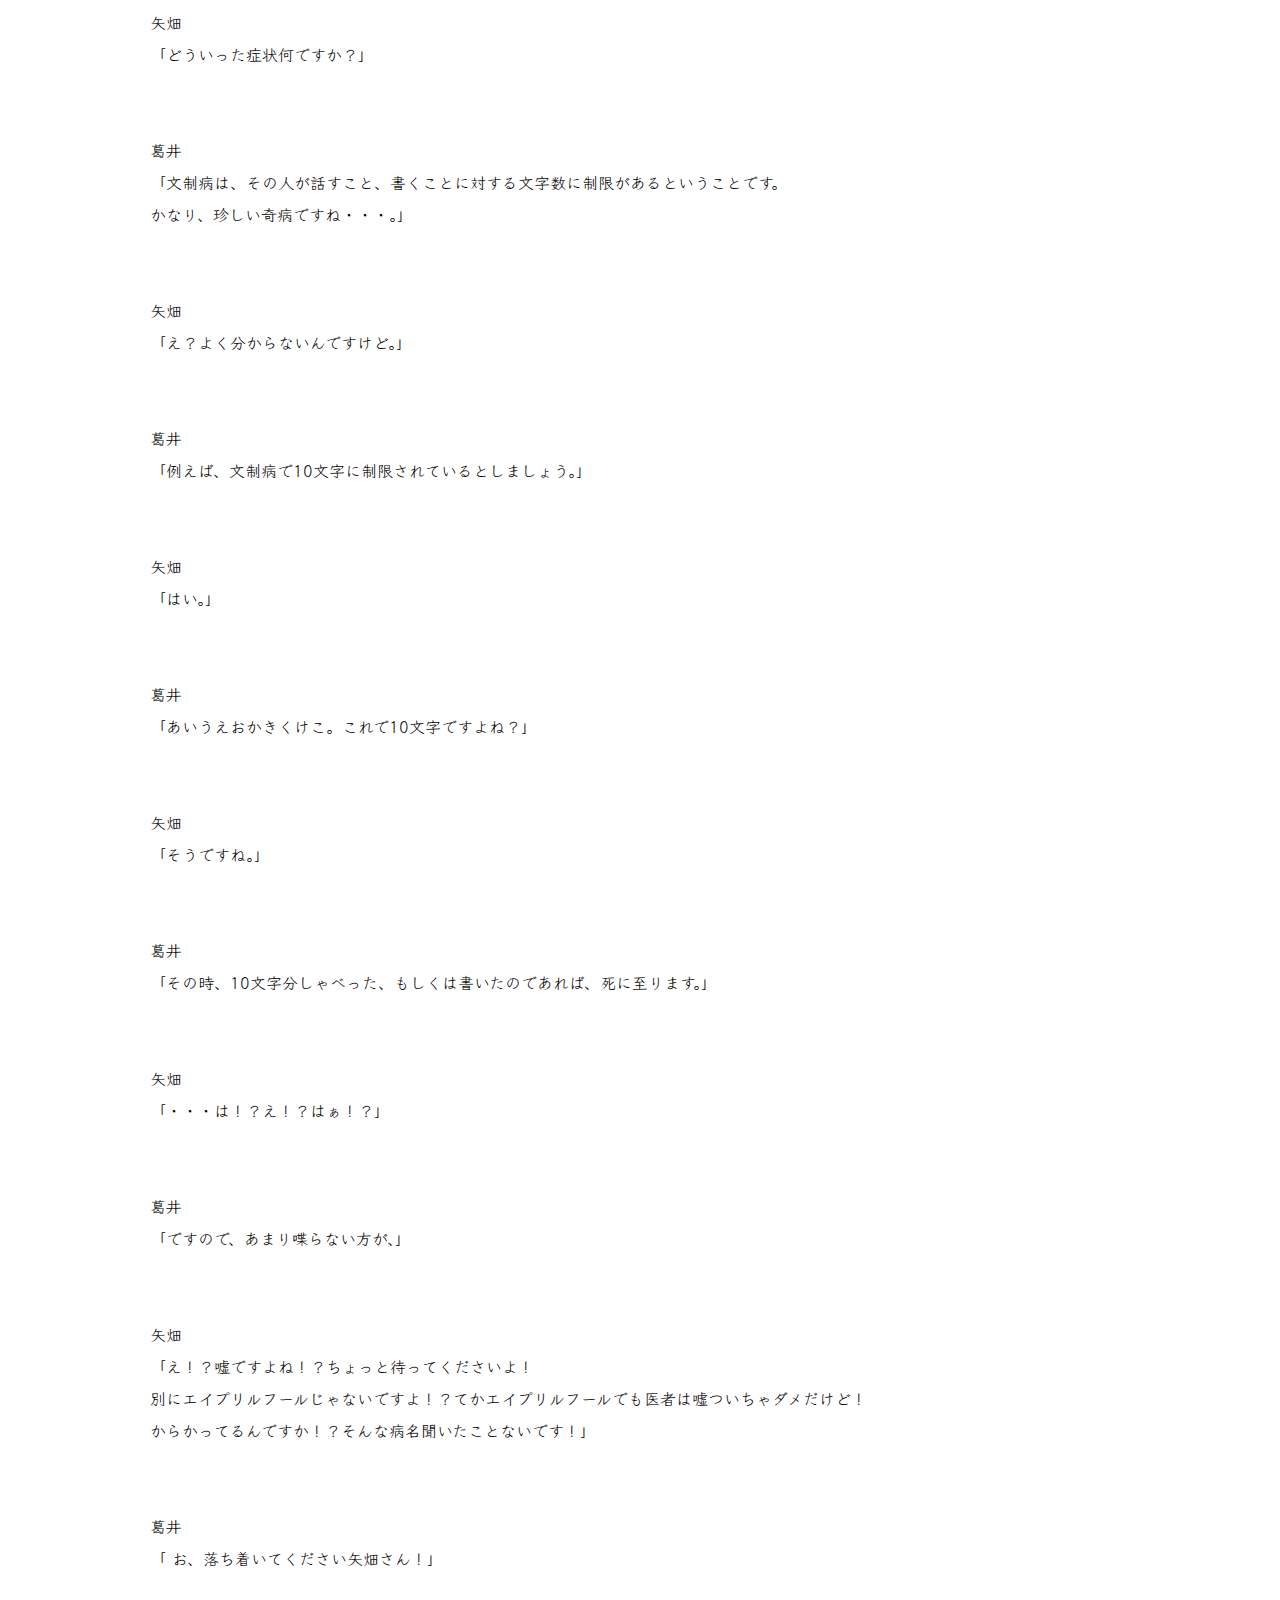
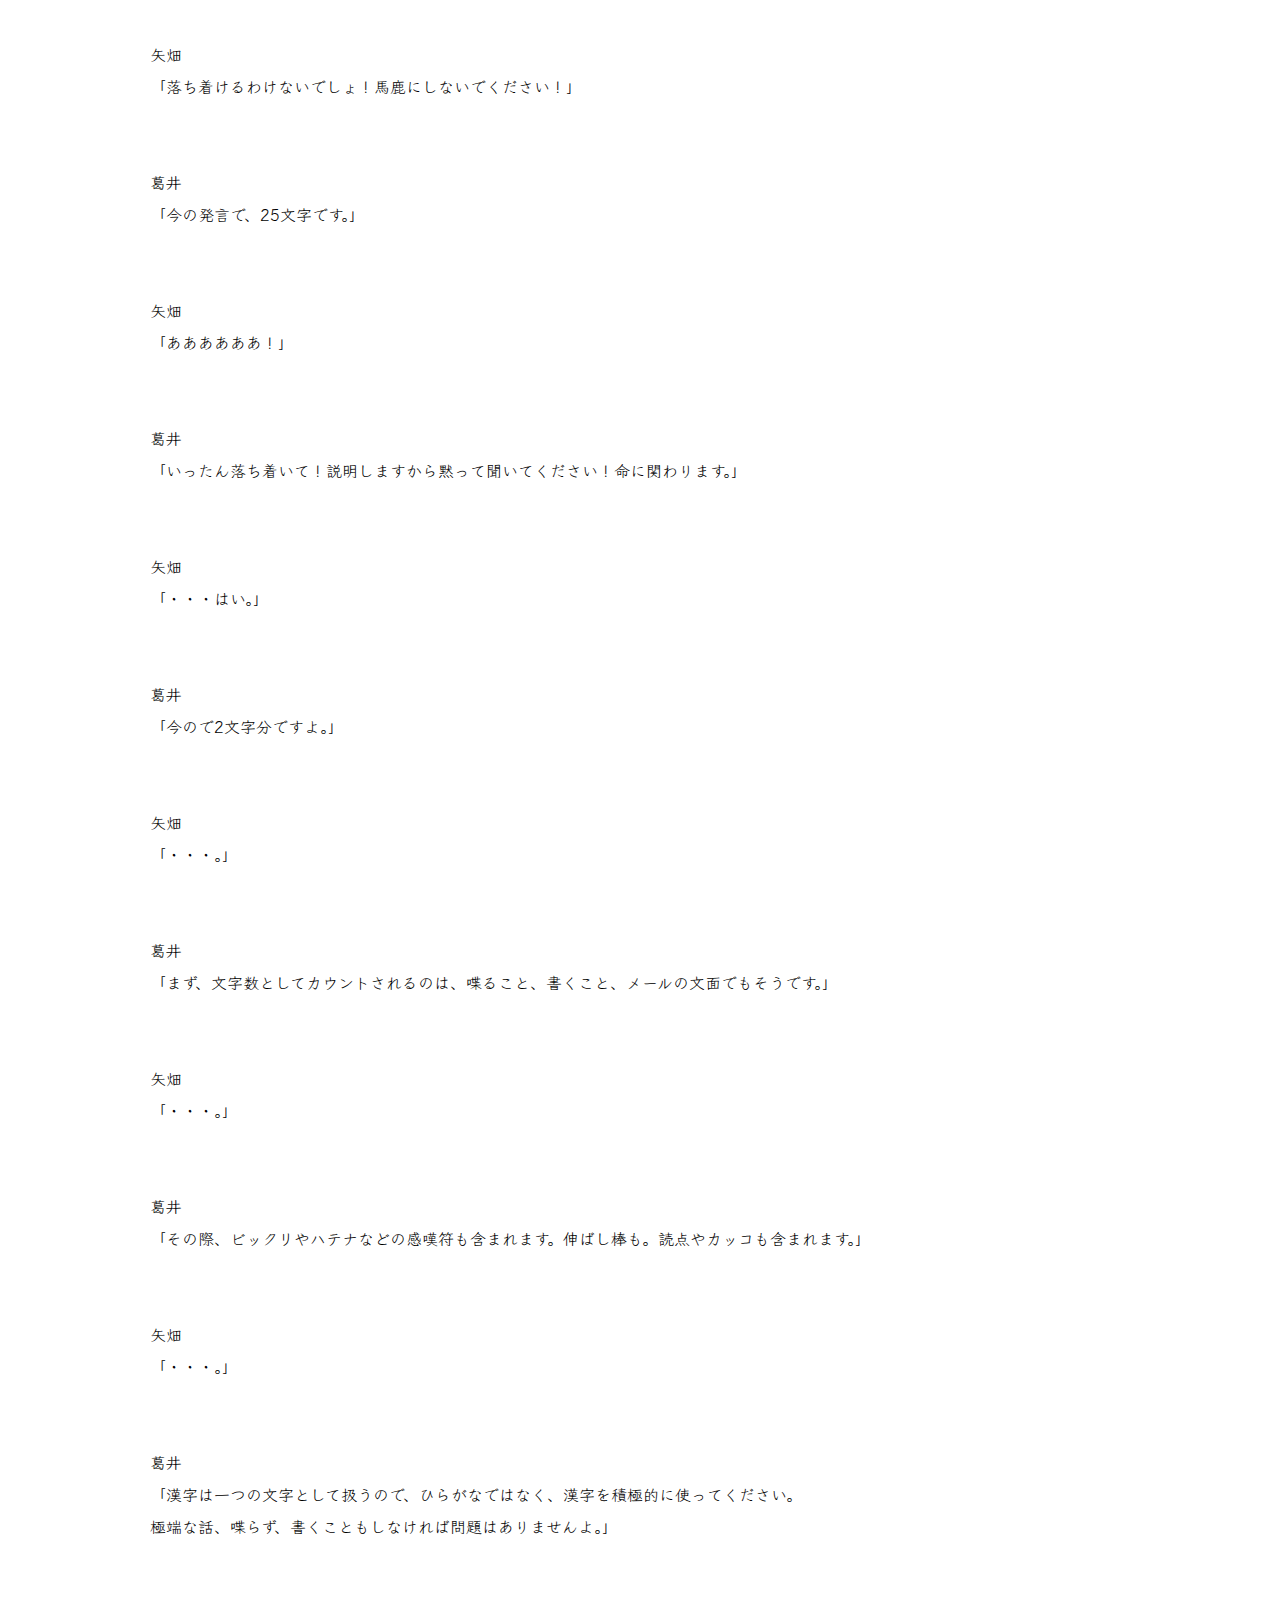
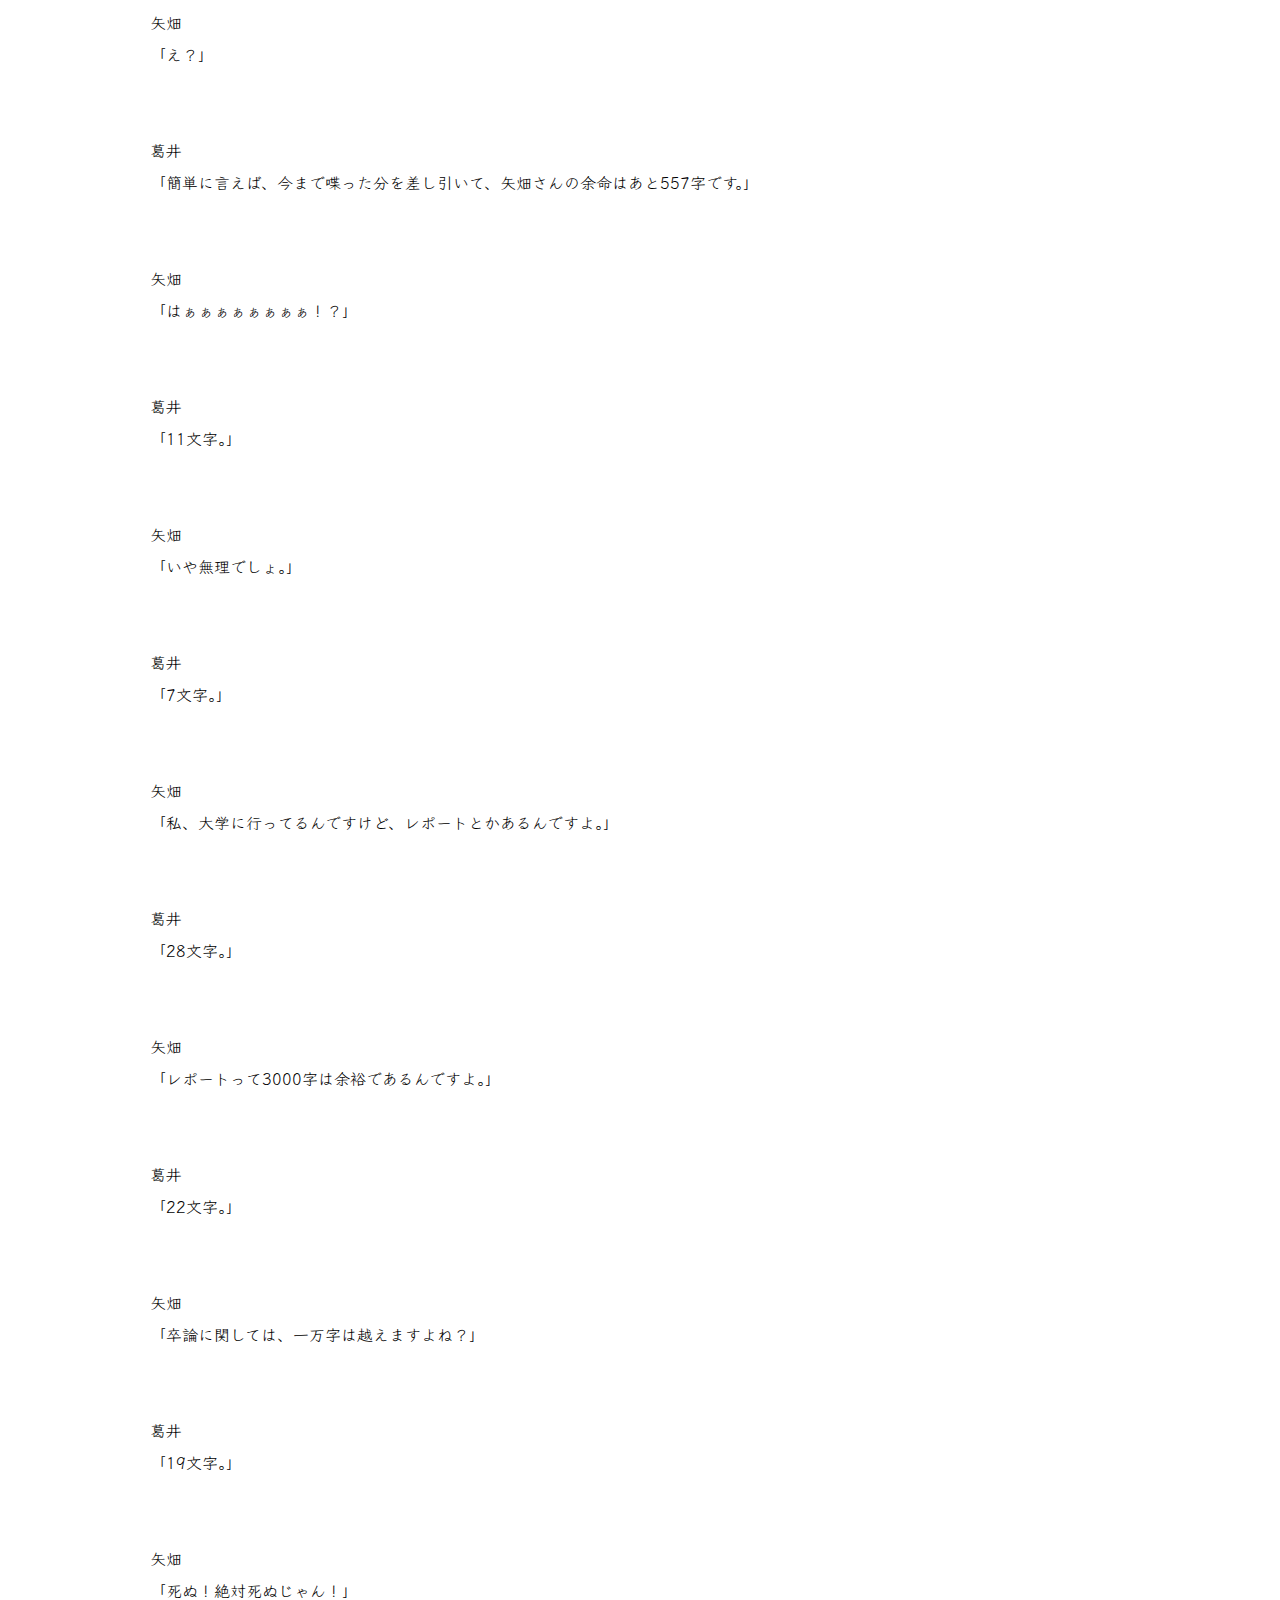
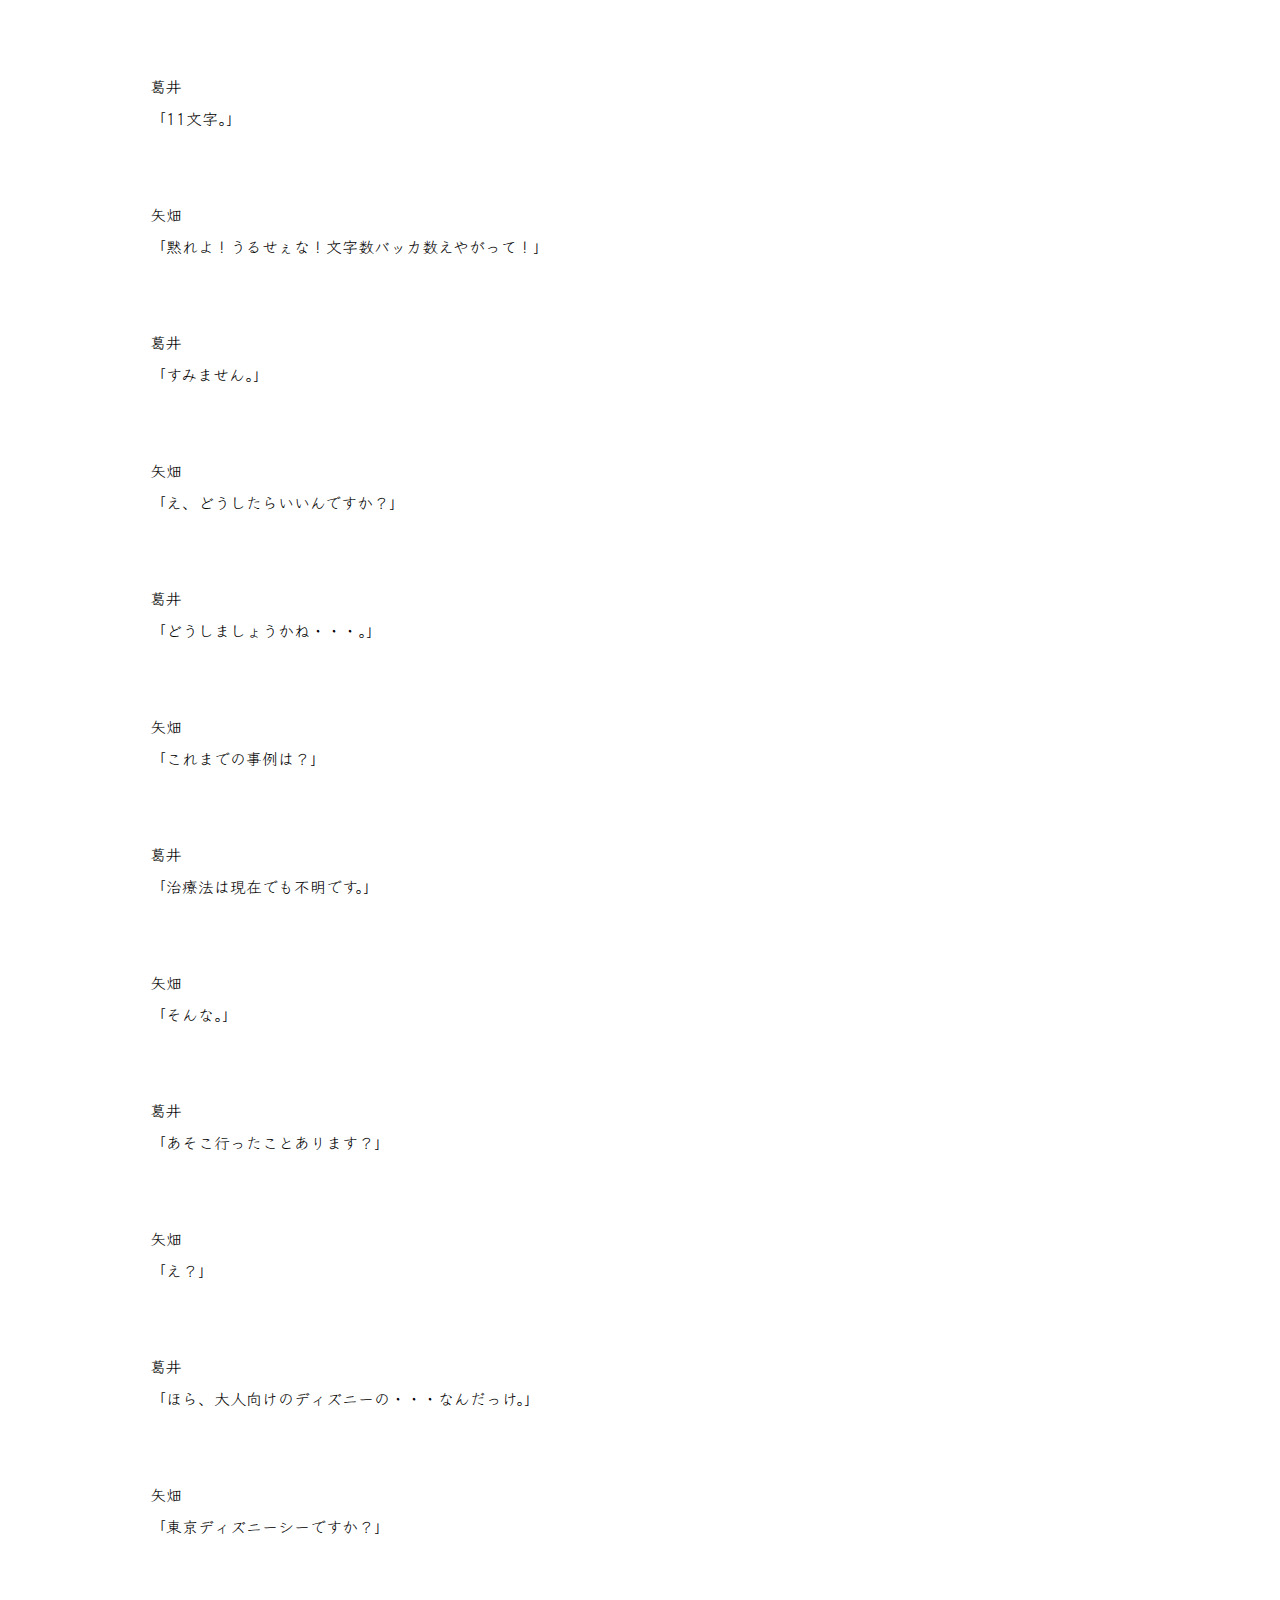
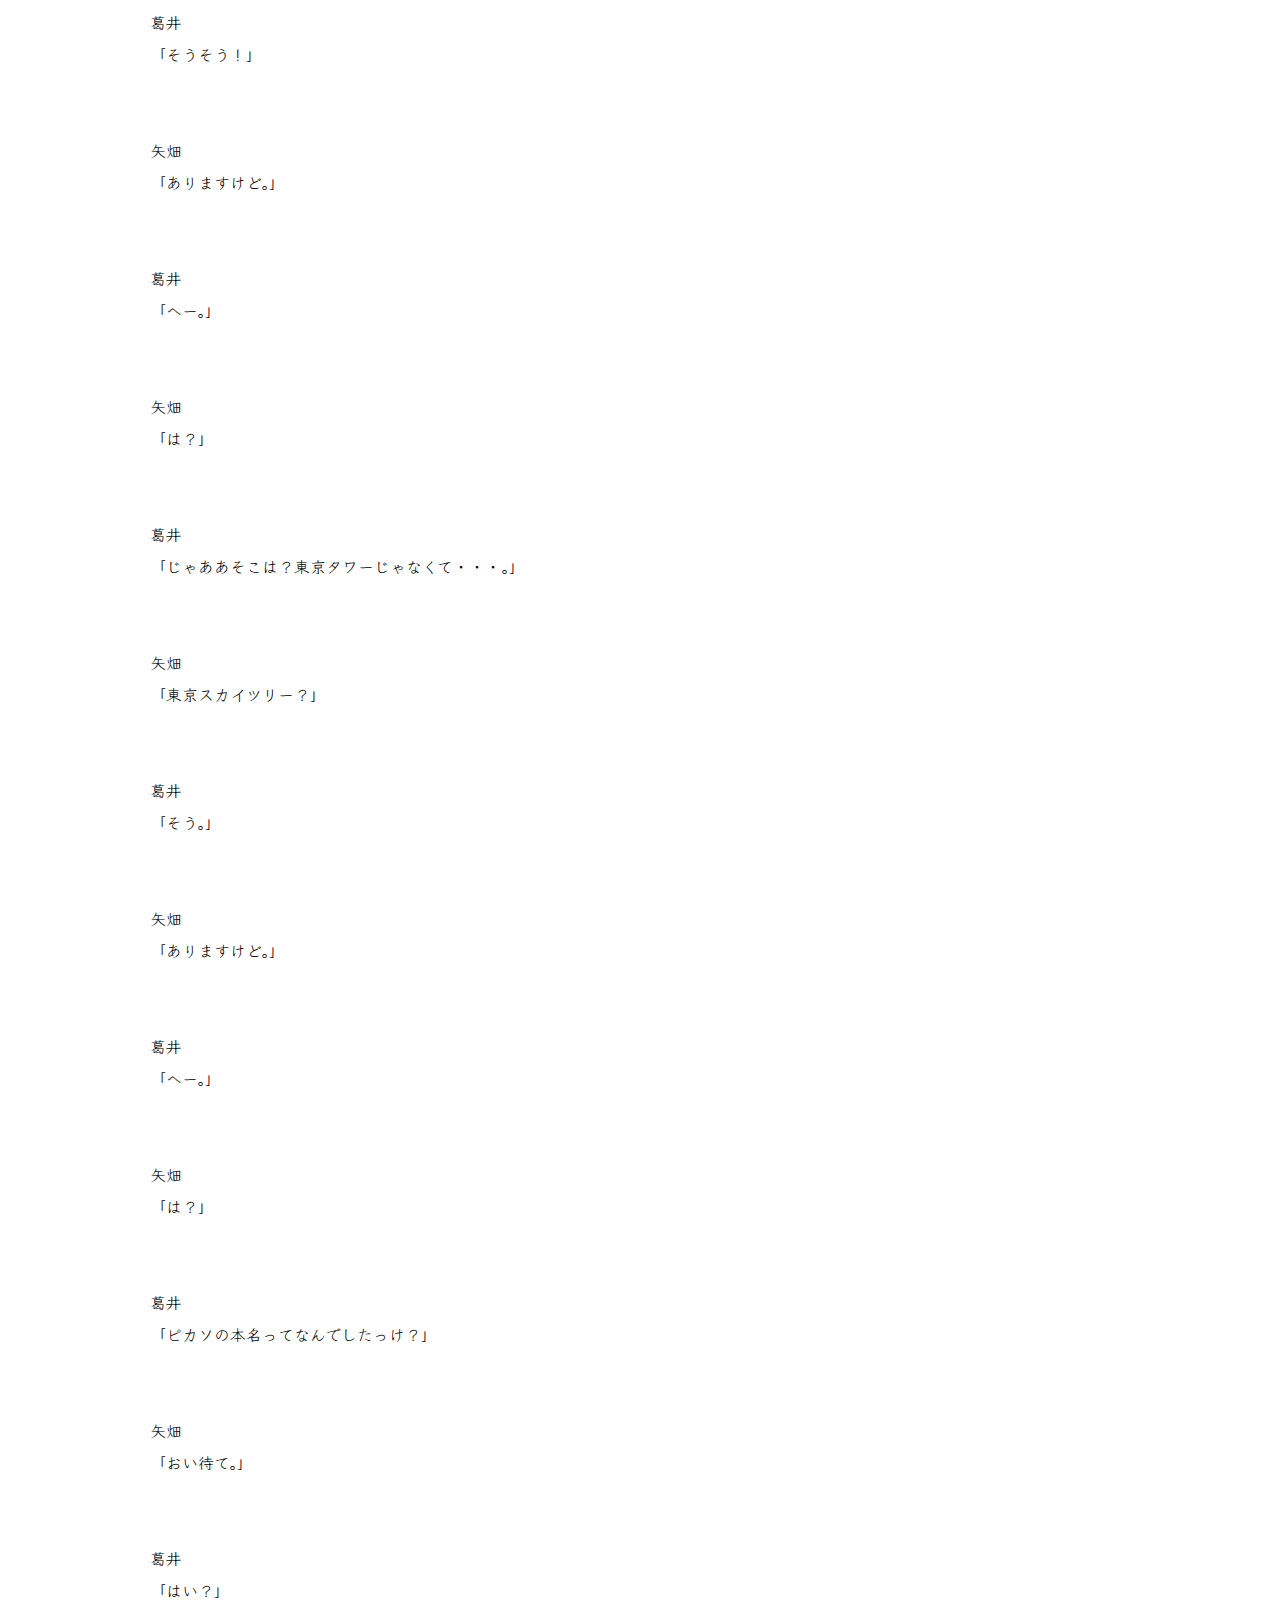
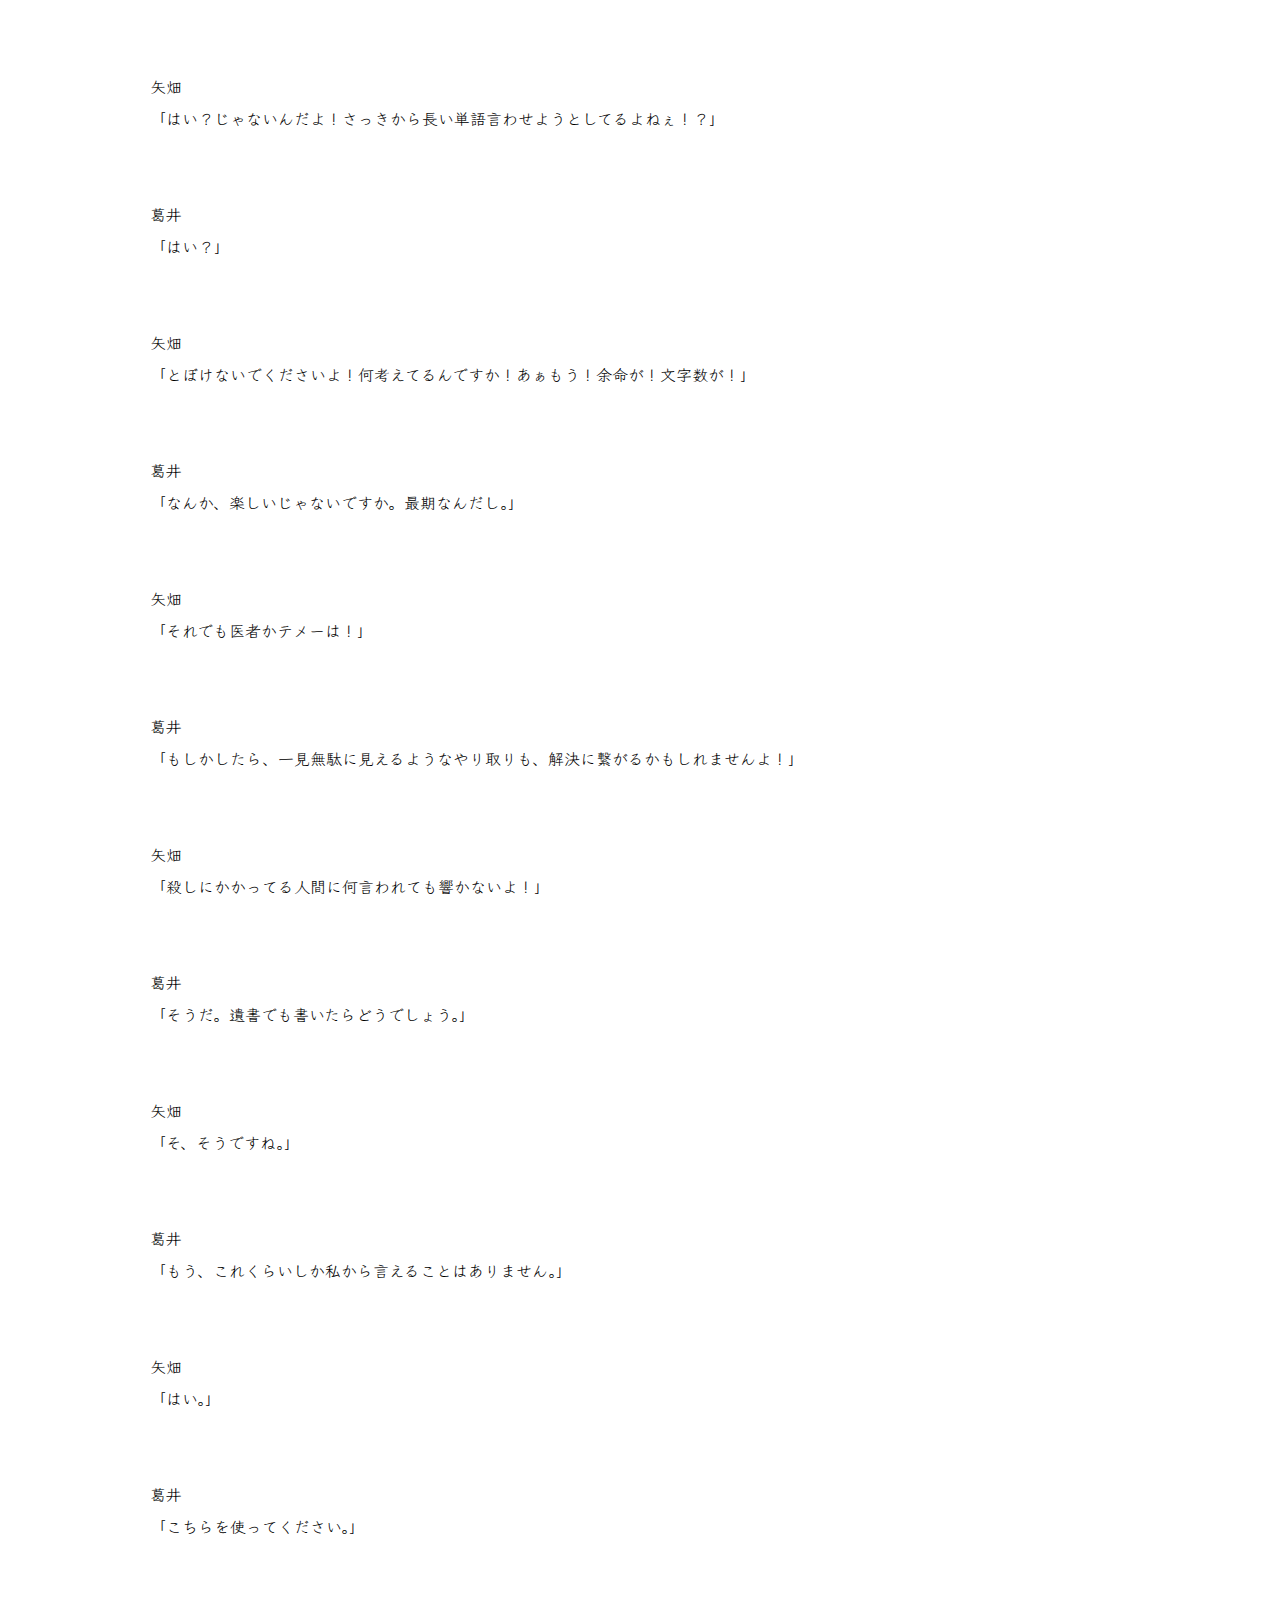
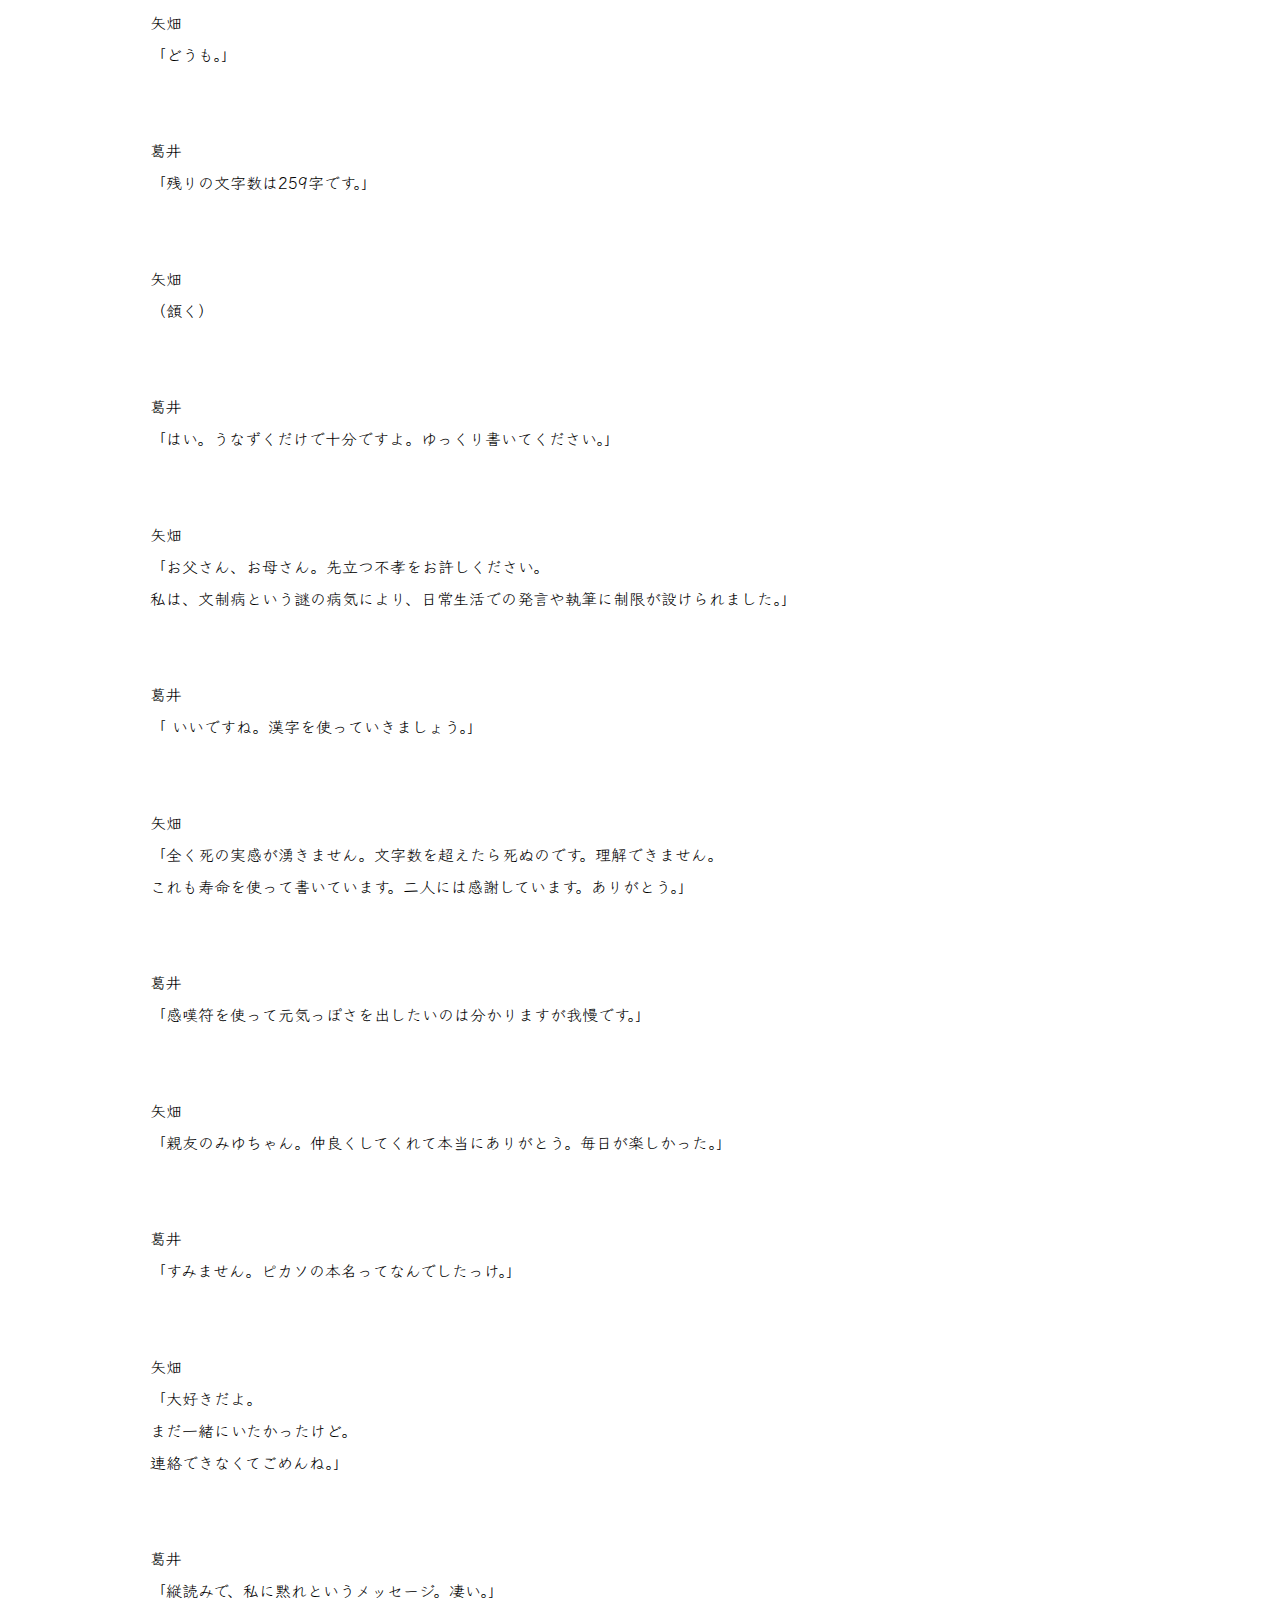
<file: contents/yomei.html>
<!DOCTYPE html>
<html lang="ja">
<head>
    <meta charset="UTF-8">
    <meta name="viewport" content="width=device-width, initial-scale=1.0">
    <title>あめがやまないの台本置き場</title>
    <link rel="stylesheet" href="../reset.css">
    <link rel="stylesheet" href="../style.css">
    <link rel="preconnect" href="https://fonts.googleapis.com">
<link rel="preconnect" href="https://fonts.gstatic.com" crossorigin>
<link href="https://fonts.googleapis.com/css2?family=Klee+One&display=swap" rel="stylesheet">
</head>
<body>
    <header id="header">
        <nav id="navi">
            <ul>
                <li ><a href="../index.html">TOP</a></li>
                <li><a href="../library.html">台本紹介</a></li>
                <li><a id="now" href="../list.html">台本一覧</a></li>
                <li><a href="../agreenment.html">利用規約</a></li>
            </ul>
        </nav>
    </header>
    
    <main id="daihon">
        <section class="profile">
        <h1 class="site-title">余命557字</h1>
        <h2 class="section-title">登場人物</h2>
        <p>矢畑　女性<br>　大学3年生　体調不良を感じ、病院にいくが唐突な余命宣告に訳が分からなくなる。</p>
        <p>葛井　男性<br>　医者であるが、少しブラックジョーク的なことにツボがあり、不謹慎にも口元が緩んだりする。</p>
        </section>


        <hr>

        
        <section class="content">
            <p>
                    病院にて<br><br><br>

                    葛井<br>
                    「どうぞー、お入りください。」<br><br><br>
                    矢畑<br>
                    「失礼いたします。」<br><br><br>
                    葛井<br>
                    「どうぞ、腰かけて。」<br><br><br>
                    矢畑<br>
                    「よろしくお願いします。」<br><br><br>
                    葛井<br>
                    「今日はどういった症状で？」<br><br><br>
                    矢畑<br>
                    「はい、最近、咳とか、立ち眩みが酷くて。<br>
                    心臓の動悸もいつもと比べて激しい気がするんです。」<br><br><br>
                    葛井<br>
                    「なるほど。」<br><br><br>
                    矢畑<br>
                    「最初は、ぜんそくかなと思ったのですが、どうもそうは考えられなくて。」<br><br><br>
                    葛井<br>
                    「ストレスの原因も考えられますね。血液検査でもしてみましょうか。」<br><br><br>
                    矢畑<br>
                    「分かりました。」<br><br><br>
                    葛井<br>
                    「それではこちらに。」<br><br><br>
                    矢畑<br>
                    「はい。」<br><br><br>
                    
                    注射後<br><br><br><br>

                    葛井<br>
                    「では、結果が分かりましたらお呼びいたしますので、お待ちください。」<br><br><br>
                    矢畑<br>
                    「はい。よろしくお願いいたします。<br><br>

                    「だ、大丈夫かな。特に何もなければいいんだけど。<br>
                    きっといつもの風邪でしょ。症状はあるけど大したことないし。<br>
                    気長に待っとこーっと。」<br><br><br><br>
                    

                    葛井<br>
                    「矢畑様ー。どうぞー。」<br><br><br>
                    矢畑<br>
                    「あ、はい。<br>
                    どうだったんでしょうか。」<br><br><br>
                    葛井<br>
                    「そうですね。矢畑さん。少し深刻なお話になります。」<br><br><br>
                    矢畑<br>
                    「・・・え！？」<br><br><br>
                    葛井<br>
                    「ご家族はお呼びしなくても大丈夫ですか？」<br><br><br>
                    矢畑<br>
                    「え！？」<br><br><br>
                    葛井<br>
                    「ゆっくり考えてください。」<br><br><br>
                    矢畑<br>
                    （え、ちょっと待って。うそ！？私やばい！？<br>
                    そんなに深刻なの！？どうしよう！<br>
                    でも、聞くしかないよな・・・。）<br>
                    「だ、大丈夫です。お願いします。」<br><br><br>
                    葛井<br>
                    「分かりました。」<br><br><br>
                    矢畑<br>
                    「・・・。」<br><br><br>
                    葛井<br>
                    「矢畑さん。あなたの症状は。」<br><br><br>
                    矢畑<br>
                    「・・・。」<br><br><br>
                    
                    葛井<br>
                    「文制病（ぶんせいびょう）です。」<br><br><br>
                    
                    矢畑<br>
                    「ぶんせいびょう？」<br><br><br>
                    葛井<br>
                    「はい。」<br><br><br>
                    矢畑<br>
                    「どういった症状何ですか？」<br><br><br>
                    葛井<br>
                    「文制病は、その人が話すこと、書くことに対する文字数に制限があるということです。<br>
                    かなり、珍しい奇病ですね・・・。」<br><br><br>
                    矢畑<br>
                    「え？よく分からないんですけど。」<br><br><br>
                    葛井<br>
                    「例えば、文制病で10文字に制限されているとしましょう。」<br><br><br>
                    矢畑<br>
                    「はい。」<br><br><br>
                    葛井<br>
                    「あいうえおかきくけこ。これで10文字ですよね？」<br><br><br>
                    矢畑<br>
                    「そうですね。」<br><br><br>
                    葛井<br>
                    「その時、10文字分しゃべった、もしくは書いたのであれば、死に至ります。」<br><br><br>
                    矢畑<br>
                    「・・・は！？え！？はぁ！？」<br><br><br>
                    葛井<br>
                    「ですので、あまり喋らない方が、」<br><br><br>
                    矢畑<br>
                    「え！？嘘ですよね！？ちょっと待ってくださいよ！<br>
                    別にエイプリルフールじゃないですよ！？てかエイプリルフールでも医者は嘘ついちゃダメだけど！<br>
                    からかってるんですか！？そんな病名聞いたことないです！」<br><br><br>
                    葛井<br>
                    「 お、落ち着いてください矢畑さん！」<br><br><br>
                    矢畑<br>
                    「落ち着けるわけないでしょ！馬鹿にしないでください！」<br><br><br>
                    葛井<br>
                    「今の発言で、25文字です。」<br><br><br>
                    矢畑<br>
                    「ああああああ！」<br><br><br>
                    葛井<br>
                    「いったん落ち着いて！説明しますから黙って聞いてください！命に関わります。」<br><br><br>
                    矢畑<br>
                    「・・・はい。」<br><br><br>
                    葛井<br>
                    「今ので2文字分ですよ。」<br><br><br>
                    矢畑<br>
                    「・・・。」<br><br><br>
                    葛井<br>
                    「まず、文字数としてカウントされるのは、喋ること、書くこと、メールの文面でもそうです。」<br><br><br>
                    矢畑<br>
                    「・・・。」<br><br><br>
                    葛井<br>
                    「その際、ビックリやハテナなどの感嘆符も含まれます。伸ばし棒も。読点やカッコも含まれます。」<br><br><br>
                    矢畑<br>
                    「・・・。」<br><br><br>
                    葛井<br>
                    「漢字は一つの文字として扱うので、ひらがなではなく、漢字を積極的に使ってください。<br>
                    極端な話、喋らず、書くこともしなければ問題はありませんよ。」<br><br><br>
                    矢畑<br>
                    「え？」<br><br><br>
                    葛井<br>
                    「簡単に言えば、今まで喋った分を差し引いて、矢畑さんの余命はあと557字です。」<br><br><br>
                    矢畑<br>
                    「はぁぁぁぁぁぁぁぁ！？」<br><br><br>
                    葛井<br>
                    「11文字。」<br><br><br>
                    矢畑<br>
                    「いや無理でしょ。」<br><br><br>
                    葛井<br>
                    「7文字。」<br><br><br>
                    矢畑<br>
                    「私、大学に行ってるんですけど、レポートとかあるんですよ。」<br><br><br>
                    葛井<br>
                    「28文字。」<br><br><br>
                    矢畑<br>
                    「レポートって3000字は余裕であるんですよ。」<br><br><br>
                    葛井<br>
                    「22文字。」<br><br><br>
                    矢畑<br>
                    「卒論に関しては、一万字は越えますよね？」<br><br><br>
                    葛井<br>
                    「19文字。」<br><br><br>
                    矢畑<br>
                    「死ぬ！絶対死ぬじゃん！」<br><br><br>
                    葛井<br>
                    「11文字。」<br><br><br>
                    矢畑<br>
                    「黙れよ！うるせぇな！文字数バッカ数えやがって！」<br><br><br>
                    葛井<br>
                    「すみません。」<br><br><br>
                    矢畑<br>
                    「え、どうしたらいいんですか？」<br><br><br>
                    葛井<br>
                    「どうしましょうかね・・・。」<br><br><br>
                    矢畑<br>
                    「これまでの事例は？」<br><br><br>
                    葛井<br>
                    「治療法は現在でも不明です。」<br><br><br>
                    矢畑<br>
                    「そんな。」<br><br><br>
                    葛井<br>
                    「あそこ行ったことあります？」<br><br><br>
                    矢畑<br>
                    「え？」<br><br><br>
                    葛井<br>
                    「ほら、大人向けのディズニーの・・・なんだっけ。」<br><br><br>
                    矢畑<br>
                    「東京ディズニーシーですか？」<br><br><br>
                    葛井<br>
                    「そうそう！」<br><br><br>
                    矢畑<br>
                    「ありますけど。」<br><br><br>
                    葛井<br>
                    「へー。」<br><br><br>
                    矢畑<br>
                    「は？」<br><br><br>
                    葛井<br>
                    「じゃああそこは？東京タワーじゃなくて・・・。」<br><br><br>
                    矢畑<br>
                    「東京スカイツリー？」<br><br><br>
                    葛井<br>
                    「そう。」<br><br><br>
                    矢畑<br>
                    「ありますけど。」<br><br><br>
                    葛井<br>
                    「へー。」<br><br><br>
                    矢畑<br>
                    「は？」<br><br><br>
                    葛井<br>
                    「ピカソの本名ってなんでしたっけ？」<br><br><br>
                    矢畑<br>
                    「おい待て。」<br><br><br>
                    葛井<br>
                    「はい？」<br><br><br>
                    矢畑<br>
                    「はい？じゃないんだよ！さっきから長い単語言わせようとしてるよねぇ！？」<br><br><br>
                    葛井<br>
                    「はい？」<br><br><br>
                    矢畑<br>
                    「とぼけないでくださいよ！何考えてるんですか！あぁもう！余命が！文字数が！」<br><br><br>
                    葛井<br>
                    「なんか、楽しいじゃないですか。最期なんだし。」<br><br><br>
                    矢畑<br>
                    「それでも医者かテメーは！」<br><br><br>
                    葛井<br>
                    「もしかしたら、一見無駄に見えるようなやり取りも、解決に繋がるかもしれませんよ！」<br><br><br>
                    矢畑<br>
                    「殺しにかかってる人間に何言われても響かないよ！」<br><br><br>
                    葛井<br>
                    「そうだ。遺書でも書いたらどうでしょう。」<br><br><br>
                    矢畑<br>
                    「そ、そうですね。」<br><br><br>
                    葛井<br>
                    「もう、これくらいしか私から言えることはありません。」<br><br><br>
                    矢畑<br>
                    「はい。」<br><br><br>
                    葛井<br>
                    「こちらを使ってください。」<br><br><br>
                    矢畑<br>
                    「どうも。」<br><br><br>
                    葛井<br>
                    「残りの文字数は259字です。」<br><br><br>
                    矢畑<br>
                    （頷く）<br><br><br>
                    葛井<br>
                    「はい。うなずくだけで十分ですよ。ゆっくり書いてください。」<br><br><br>
                    矢畑<br>
                    「お父さん、お母さん。先立つ不孝をお許しください。<br>
                    私は、文制病という謎の病気により、日常生活での発言や執筆に制限が設けられました。」<br><br><br>
                    葛井<br>
                    「 いいですね。漢字を使っていきましょう。」<br><br><br>
                    矢畑<br>
                    「全く死の実感が湧きません。文字数を超えたら死ぬのです。理解できません。<br>
                    これも寿命を使って書いています。二人には感謝しています。ありがとう。」<br><br><br>
                    葛井<br>
                    「感嘆符を使って元気っぽさを出したいのは分かりますが我慢です。」<br><br><br>
                    矢畑<br>
                    「親友のみゆちゃん。仲良くしてくれて本当にありがとう。毎日が楽しかった。」<br><br><br>
                    葛井<br>
                    「すみません。ピカソの本名ってなんでしたっけ。」<br><br><br>
                    矢畑<br>
                    「大好きだよ。<br>
                    まだ一緒にいたかったけど。<br>
                    連絡できなくてごめんね。」<br><br><br>
                    葛井<br>
                    「縦読みで、私に黙れというメッセージ。凄い。」<br><br><br>
                    矢畑<br>
                    「文字数制限があるので、ここら辺にしておきます。伝えたいことはまだあるけど。思いだけでも伝わってください。<br>
                    皆、本当にあ」<br><br><br>
                    葛井<br>
                    「あぁぁぁぁ！あと２文字です！」<br><br><br>
                    矢畑<br>
                    「は」<br><br><br>
                    葛井<br>
                    「待って待って待って！<br>
                    「は？」じゃない！あと１文字です！すみません！ふざけてたら忘れていました！！」<br><br><br>
                    矢畑<br>
                    「・・・」<br><br><br>
                    葛井<br>
                    「え、あ、あと、あと１文字です。はは・・・どうしよっかなぁ・・・。<br>
                    ははは！「本当にありが」で終わっちゃうなぁ！どうしよう！<br>
                    そうだ！私が最後書きますよ！矢畑さんあと1文字ですもんね。」<br><br><br>
                    矢畑<br>
                    「・・・」<br><br><br>
                    葛井<br>
                    「どうしましょ。矢畑さん、マジで喋らないでくださいね。<br>
                    あ！そうだ！読唇術！これがありました！口パクですよ！口パク！」<br>
                    なにか最後に言いたいことはありますか？<br><br><br>
                    矢畑<br>
                    （口パク）<br><br><br>
                    葛井<br>
                    「・・・「い」ですか？<br><br><br>
                    矢畑<br>
                    （口パク）<br><br><br>
                    葛井<br>
                    「あ、あぁ！「し」か！「し」ですね！」<br><br><br>
                    矢畑<br>
                    （口パク）<br><br><br>
                    葛井<br>
                    「次は・・・「え」ですか？」<br><br><br>
                    矢畑<br>
                    （口パク）<br><br><br>
                    葛井<br>
                    「え、えぇ？・・・「け」ですか？」<br><br><br>
                    最後の力を振り絞って。<br><br>
                    矢畑<br>
                    「ね！！！！！！！」<br><br><br>
                    矢畑さん倒れる。<br><br>
                    葛井<br>
                    「あぁぁぁぁぁぁ！矢畑さぁぁぁぁぁぁん！」<br><br><br>
            </p>
        </section>
    </main>


    <footer id="footer">
        <p>&copy;amymnot</p>
    </footer>
</body>
</html>
</file>
<file: style.css>
@charset "uft-8";

html {
    font-size: 100%;
}
body {
    font-size: 0.9rem;
    padding-top: 88px;
}
img {
    max-width: 100%;
}
.site-title {
    font-size: 1.5rem;
    line-height: 1;
    padding: 30px 0 ;
}
.section-tittle {
    font-size: 2rem;
    text-align: center;
    margin-bottom: 60px;
}
.wrapper {
    max-width: 960px;
    margin: 0 auto 100px auto;
    text-align: center;
}
#now {
    font-weight: bold;
    border-bottom: #fff solid 4px;
}

#footer{
    width: 100%;
    background-color: #008eb9;
    color: #fff;
    text-align: center;
}
#footer p {
    padding: 30px 0;
}
.blue {
    color: #008eb9;
    font-weight: bold;
}
/*index--------------------------------------------------------------------------*/
#header {
    width: 100%;
    position: fixed;
    top: 0;
    left: 0;
    padding: 25px 0;
    font-size: 1.1rem;
    background-color: #008eb9;
    margin-bottom: 30px;
}
#header #navi {
    max-width: 960px;
    margin: 0 auto;
    padding: 0 4%;
    text-align: center;
}
#header nav ul {
    display: flex;
    justify-content: space-between;
    margin: 0 auto;
}
#header nav ul li {
    padding-left: 20px;
    
}
#header nav ul li a {

    list-style: none;
    text-decoration: none;
    color: #ffffff;
}
.wrapper2 {
    max-width: 600px;
    margin: 0 auto 50px auto;
}

#mainvisual {
    max-width: 960px;
    margin: 0 auto;
    margin-bottom: 30px;
}

#detail .section-title {
    font-size: 1.2rem;
    text-align: center;
    margin-bottom: 10px;
    font-weight: bold;
    color: #008eb9;
}
#detail dl {
    padding: 0 6%;
    display: flex;
    flex-wrap: wrap;
}
#detail dt {
    width: 27%;
    text-align: center;
    padding: 10px 0;
    font-size: 1rem;
}
#detail dd {
    width: 73%;
    padding: 10px 0;
    justify-content: flex-start;
    font-size: 1rem;
}


#news .section-title {
    font-size: 1.2rem;
    margin-bottom: 10px;
    font-weight: bold;
    color: #008eb9;
}
#news .newslist {
    max-width: 500px;
    margin: 0 auto;
    font-size: 1rem;
}
#news dl{
    display: flex;
    flex-wrap: wrap;
}
#news dt {
    width: 30%;
    padding: 10px 0;
    border-bottom: 1px solid #d4d4d4;
}
#news dd {
    width: 70%;
    padding: 10px 0;
    border-bottom: 1px solid #d4d4d4;
}
.detail-text {
    margin-top: 30px;
    line-height: 2;
    font-size: 1rem;
}

@media screen and (max-width:960px) {
    #header nav ul li {
        padding: 0;
    }
    .detail-text {
        padding: 0 20px;
    }
}

/*library------------------------------------------------------*/
.text-libra .site-title a{
    color: #333;
}
.text-libra .site-title a:hover {
    opacity: 0.5;
}
#libmain {
    max-width: 1200px;
    margin: 50px auto 0 auto;
}
.imgsize {
    width: 50%;
    border: #acacac 1px solid;
}
.librabox {
    display: flex;
    margin-bottom: 100px;
}
.text-libra {
    margin-left: 30px;
}
.text-libra p {
    font-size: 1.1rem;
    padding-bottom: 20px;
}
.story {
    line-height: 2;
}
#attention {
    text-align: center;
    max-width: 1500px;
    margin: 50px auto 200px auto;
}
#attention .site-title {
    color: #008eb9;
    font-weight: bold;
}
#attention .example {
    display: flex;
    justify-content: space-between;
    width: 100%;
    margin-bottom: 50px;
}
#attention .example img {
    width: 33%;
}
.attention-text {
    max-width: 800px;
    font-size: 1rem;
    line-height: 2;
    margin: 0 auto;
}


@media screen and (max-width:1050px) {
    #libmain {
        max-width: 960px;
            }
    .librabox {
        flex-direction: column;
    }
    .imgsize {
        width: 98%;
        margin: 0 1%;
    }
    .text-libra {
        margin: 0 10px;
    }
    .text-libra p {
        font-size: 0.9rem;
    }
    .text-libra .site-title a{
        font-size: 1.2rem;
    }
    #attention .site-title {
        color: #008eb9;
        font-size: 1.2rem;
    }
    #attention .example {
        flex-direction: column;
    }
    #attention .example img {
        width: 98%;
        padding: 10px 1% ;
    }
    .attention-text {
        font-size: 0.9rem;
        padding: 0 10px;
    }
}

/*list-------------------------------------------------------------------------------*/
#position {
    position: fixed;
    top: 100;
    width: 100%;
    margin: 0 auto;
}
.list-wrapper {
    max-width: 800px;
    margin: 0 auto;
}
.list-wrapper ul li {
    list-style: none;
    margin: 30px 0;
}
.list-wrapper ul li a {
    text-decoration: none;
    font-size: 1rem;
    color: #333;
    line-height: 2;

}
.list-wrapper ul li a:hover {
    opacity: 0.5;
}
.list-wrapper h2 {
    font-size: 1.5rem;
    margin-bottom: 50px;
}
.btn {
    margin: 20px auto 100px auto;
    max-width: 800px;
    display: flex;
    justify-content: space-between;
    align-items: center;
}
.btn a {
    font-weight: bold;
    background-color: #fff;
    text-decoration: none;
    color: #1d7ebc;
    border: solid 2px #1d7ebc;
    border-radius: 100px;
    padding: 20px 50px 20px 50px;
    text-align: center;
    -webkit-transition: all 0.3s ease;
   -moz-transition: all 0.3s ease;
   -o-transition: all 0.3s ease;
   transition: all  0.3s ease;
}
.btn a:hover {
 color: #fff;
 background-color: #1d7ebc;
}
.padding {
    padding-top: 100px;
    padding-left: 20px;
}
.list-wrapper .section-title {
    margin-top: 100px;
}

@media screen and (max-width:700px) {
    .list-wrapper {
        max-width: 700px;
        margin: 0 auto;
    }
    .btn {
        margin: 20px auto 100px auto;
        max-width: 700px;
        position: fixed;
    }
    .btn a {
        font-weight: none;
        background-color: #fff;
        text-decoration: none;
        color: #1d7ebc;
        border: solid 2px #1d7ebc;
        border-radius: 100px;
        padding: 10px 30px;
        text-align: center;
        -webkit-transition: all 0.3s ease;
       -moz-transition: all 0.3s ease;
       -o-transition: all 0.3s ease;
       transition: all  0.3s ease;
    }
    .list-wrapper ul li a {
        border-bottom: #333 solid 0.5px;
    }
    .list-wrapper .section-title {
        padding-left: 20px;
    }
}





/*agreenmen-t--------------------------------------------------------------*/
#main {
    margin-top: 100px;
}
#agreenment .section-title {
    font-size: 1.3rem;
    text-align: center;
    margin-bottom: 10px;
    font-weight: bold;
    color: #008eb9;
}
.agreewrapper {
    max-width: 1000px;
    margin: 0 auto;
}
.box {
    width: 250px;
    height: 250px;
}
.maindetail {
    margin-top: 30px;
    display: flex;
    justify-content: center;
    align-items: center;
    
}
.text-list {
    font-size: 1rem;
    margin-left: 50px;
}
.text-list ul li {
    padding-bottom: 15px;
}
.subdetail {
    margin: 100px auto 50px auto;
    max-width: 500px;
    font-size: 1rem;
}
#agreenment .subdetail .section-title {
    margin-bottom: 30px;
}
.subdetail ul li {
    padding-bottom: 15px;
}

@media screen and (max-width:900px) {
    .maindetail {
        flex-direction: column;
    }
    .text-list {
        font-size: 0.9rem;
        margin-top: 30px;
        padding: 0 5px;
        margin-left: 30px;
        margin-bottom: 30px;
    }
    .subdetail ul {
        font-size: 0.9rem;
        padding-left: 30px;
    }
}

/*台本の中身------------------------------------------------*/
#daihon {
    max-width: 1000px;
    margin: 0 auto;
    font-size: 1rem !important;
    line-height: 2;
    font-size: 12px;
    font-family: "Klee One", cursive;
    font-weight: 400;
    font-style: normal;
}
.profile {
    margin-top: 100px;
    padding-left: 10px;
}
.content {
    margin-top: 100px;
    padding-left: 10px;
}
</file>
